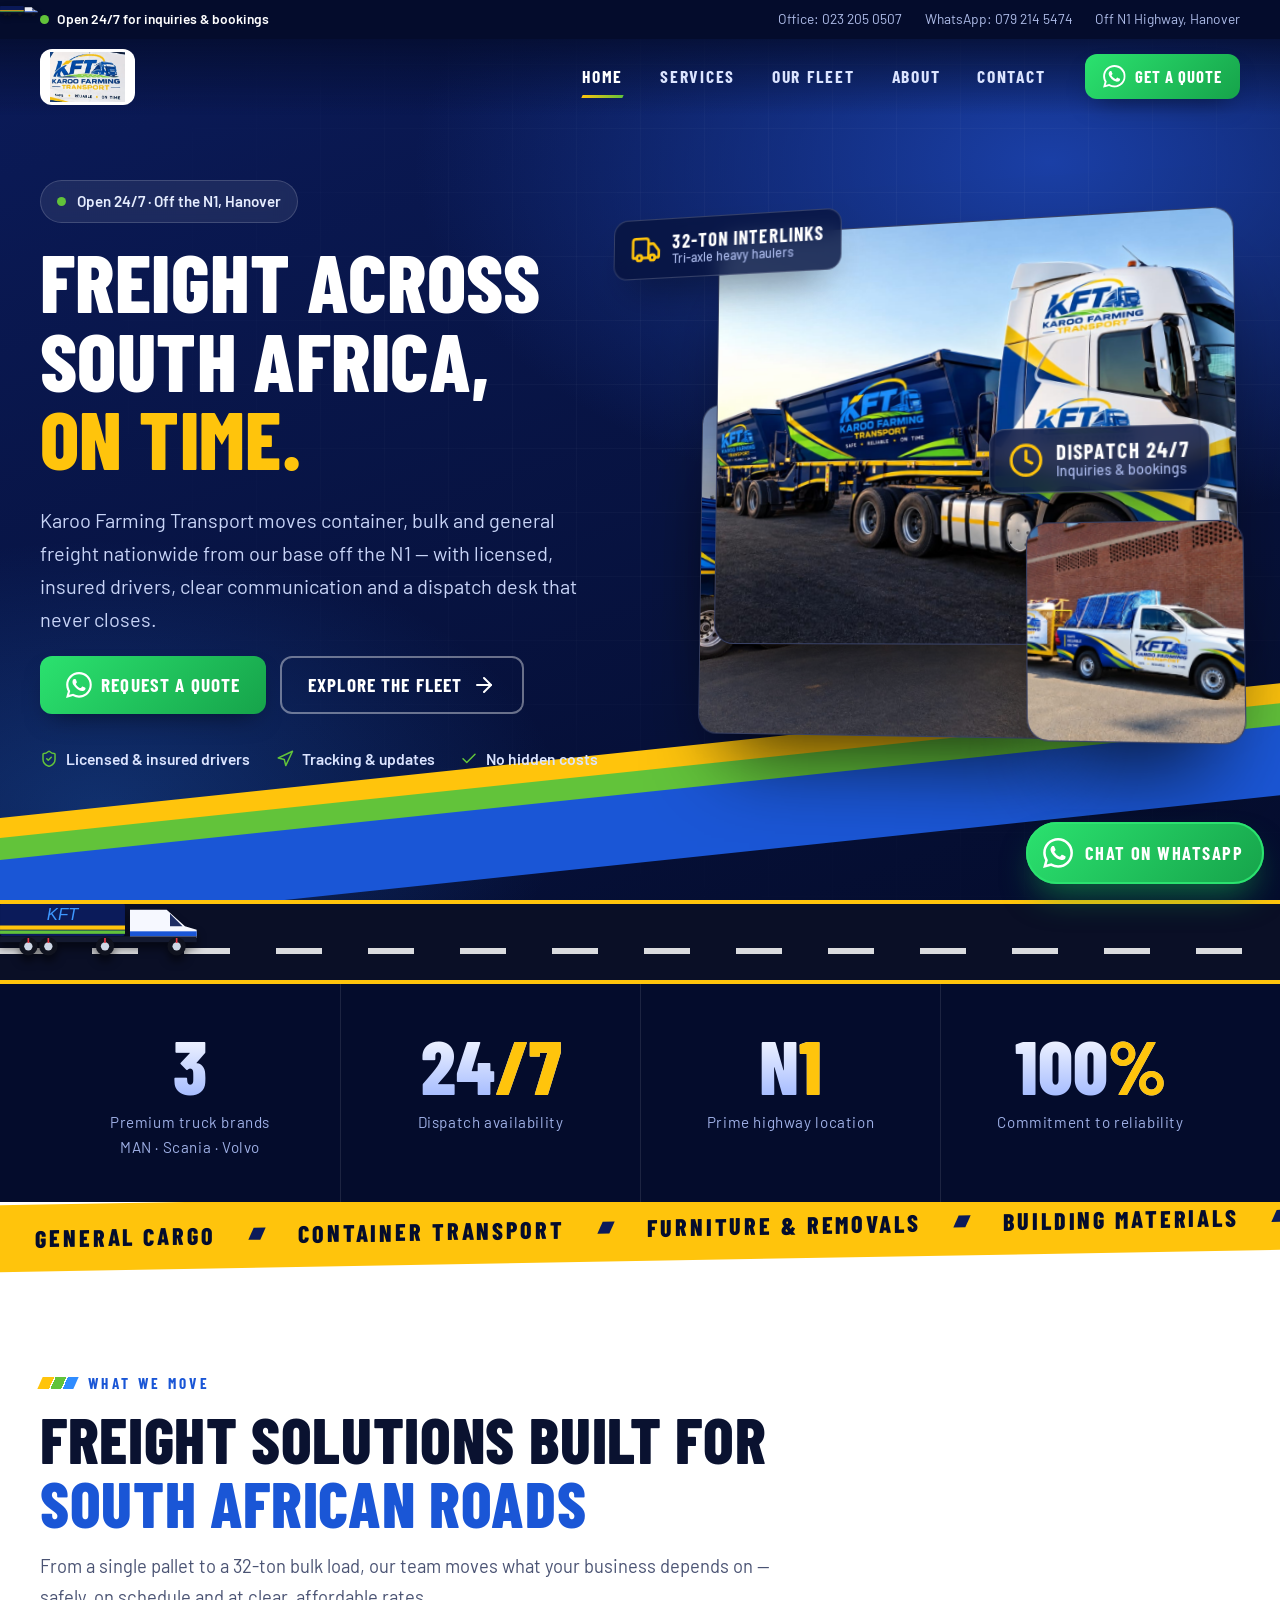
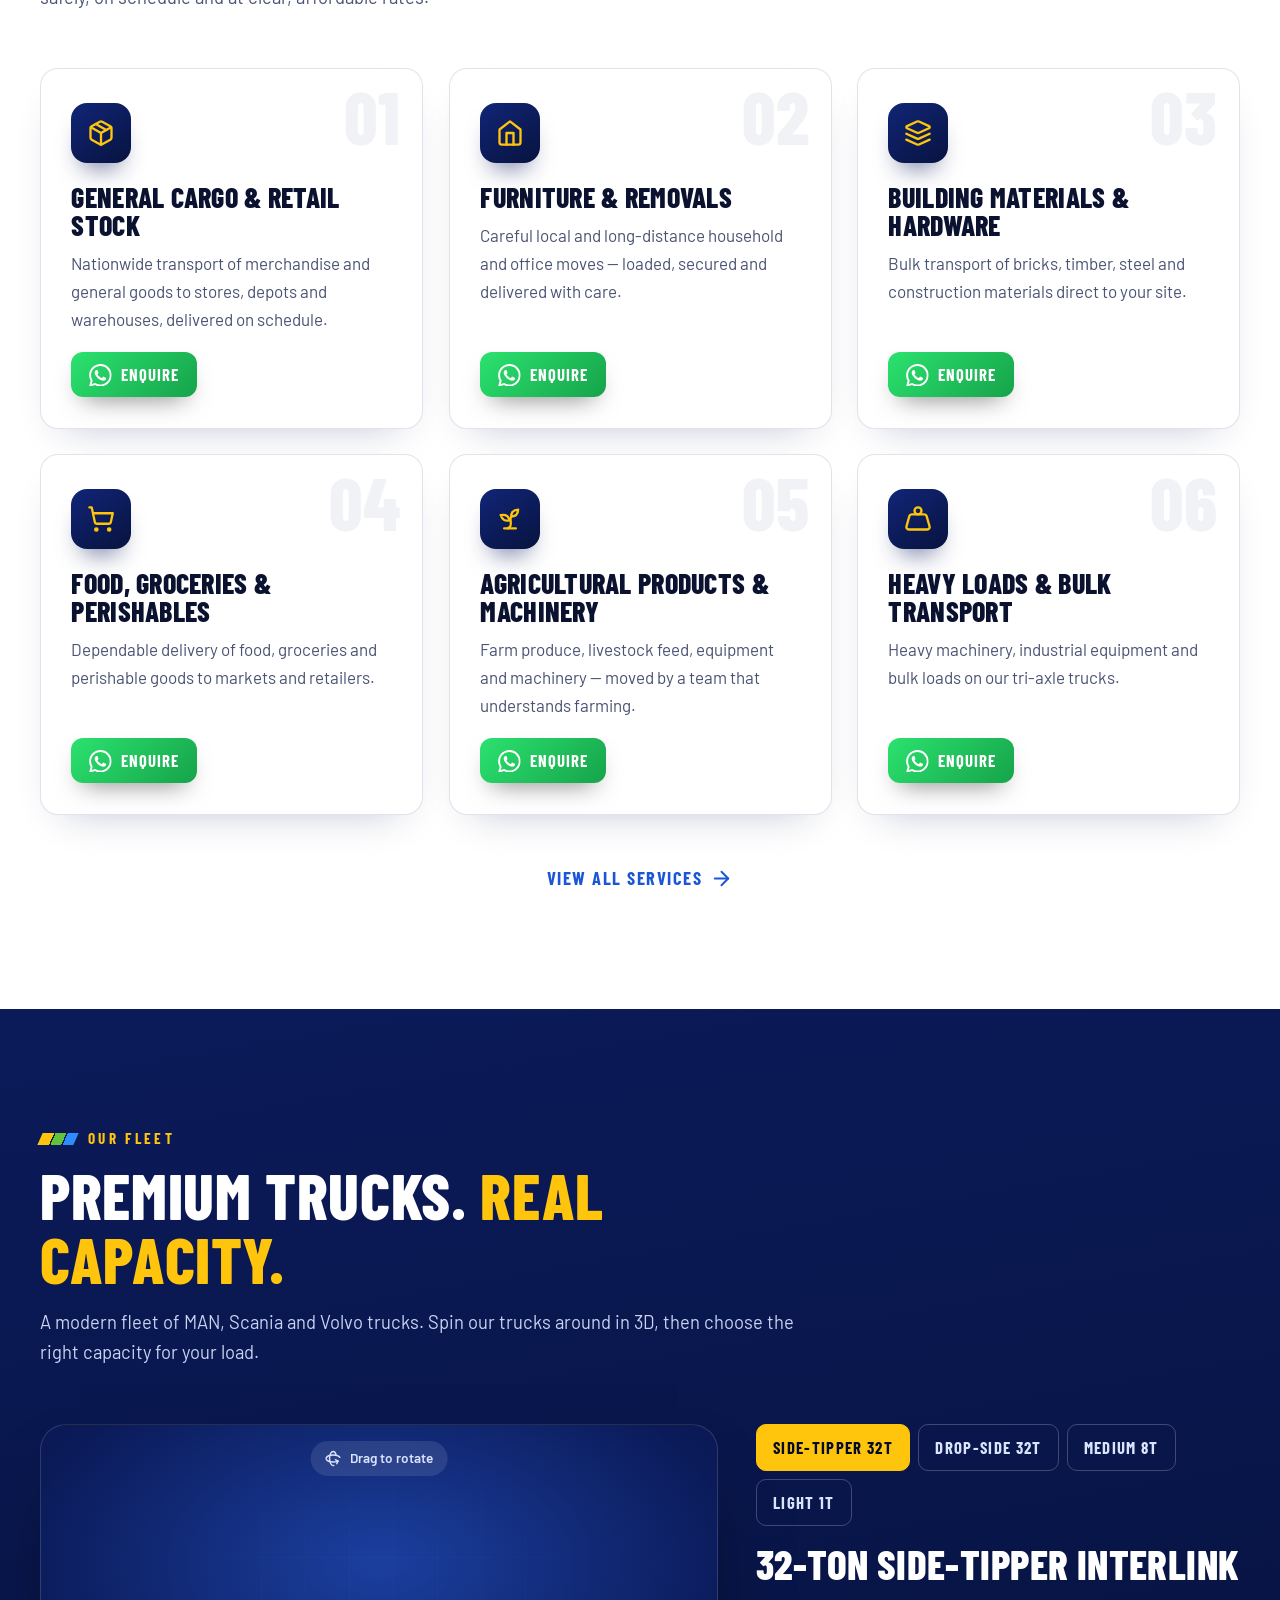
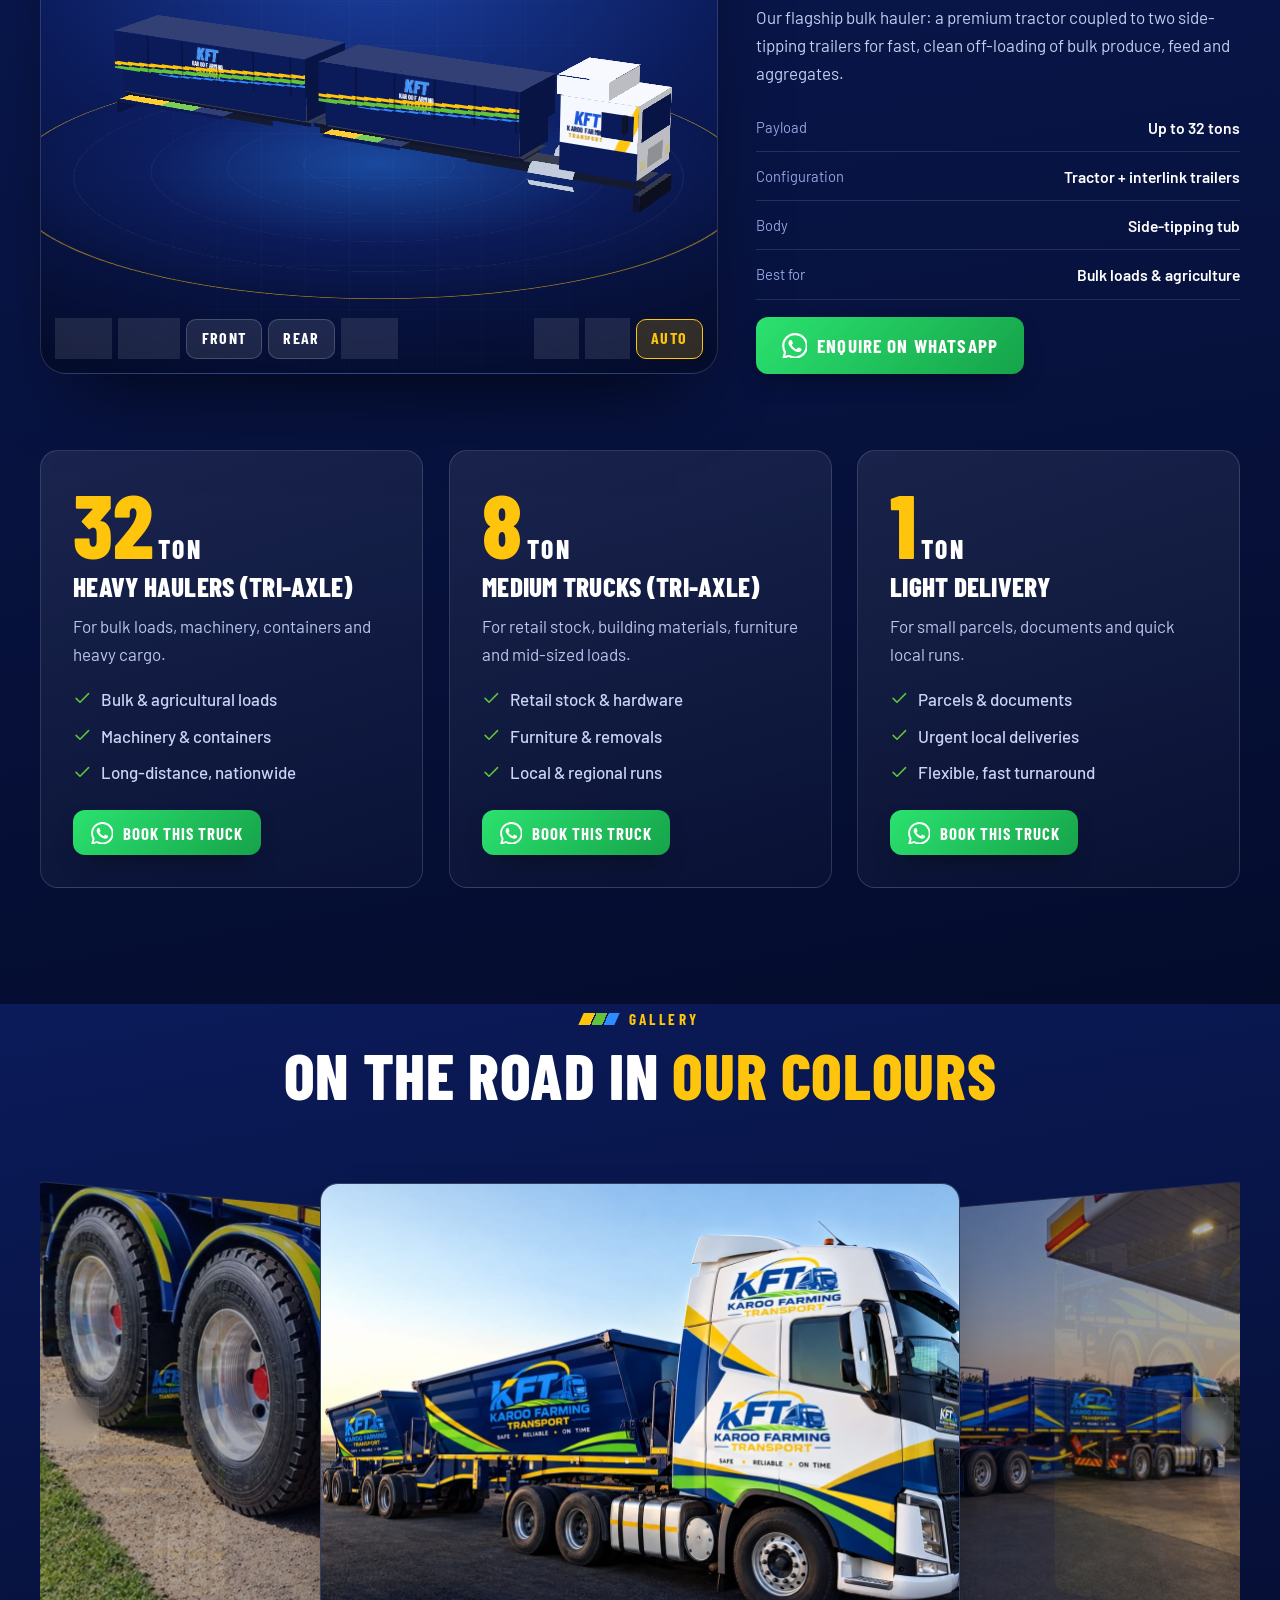
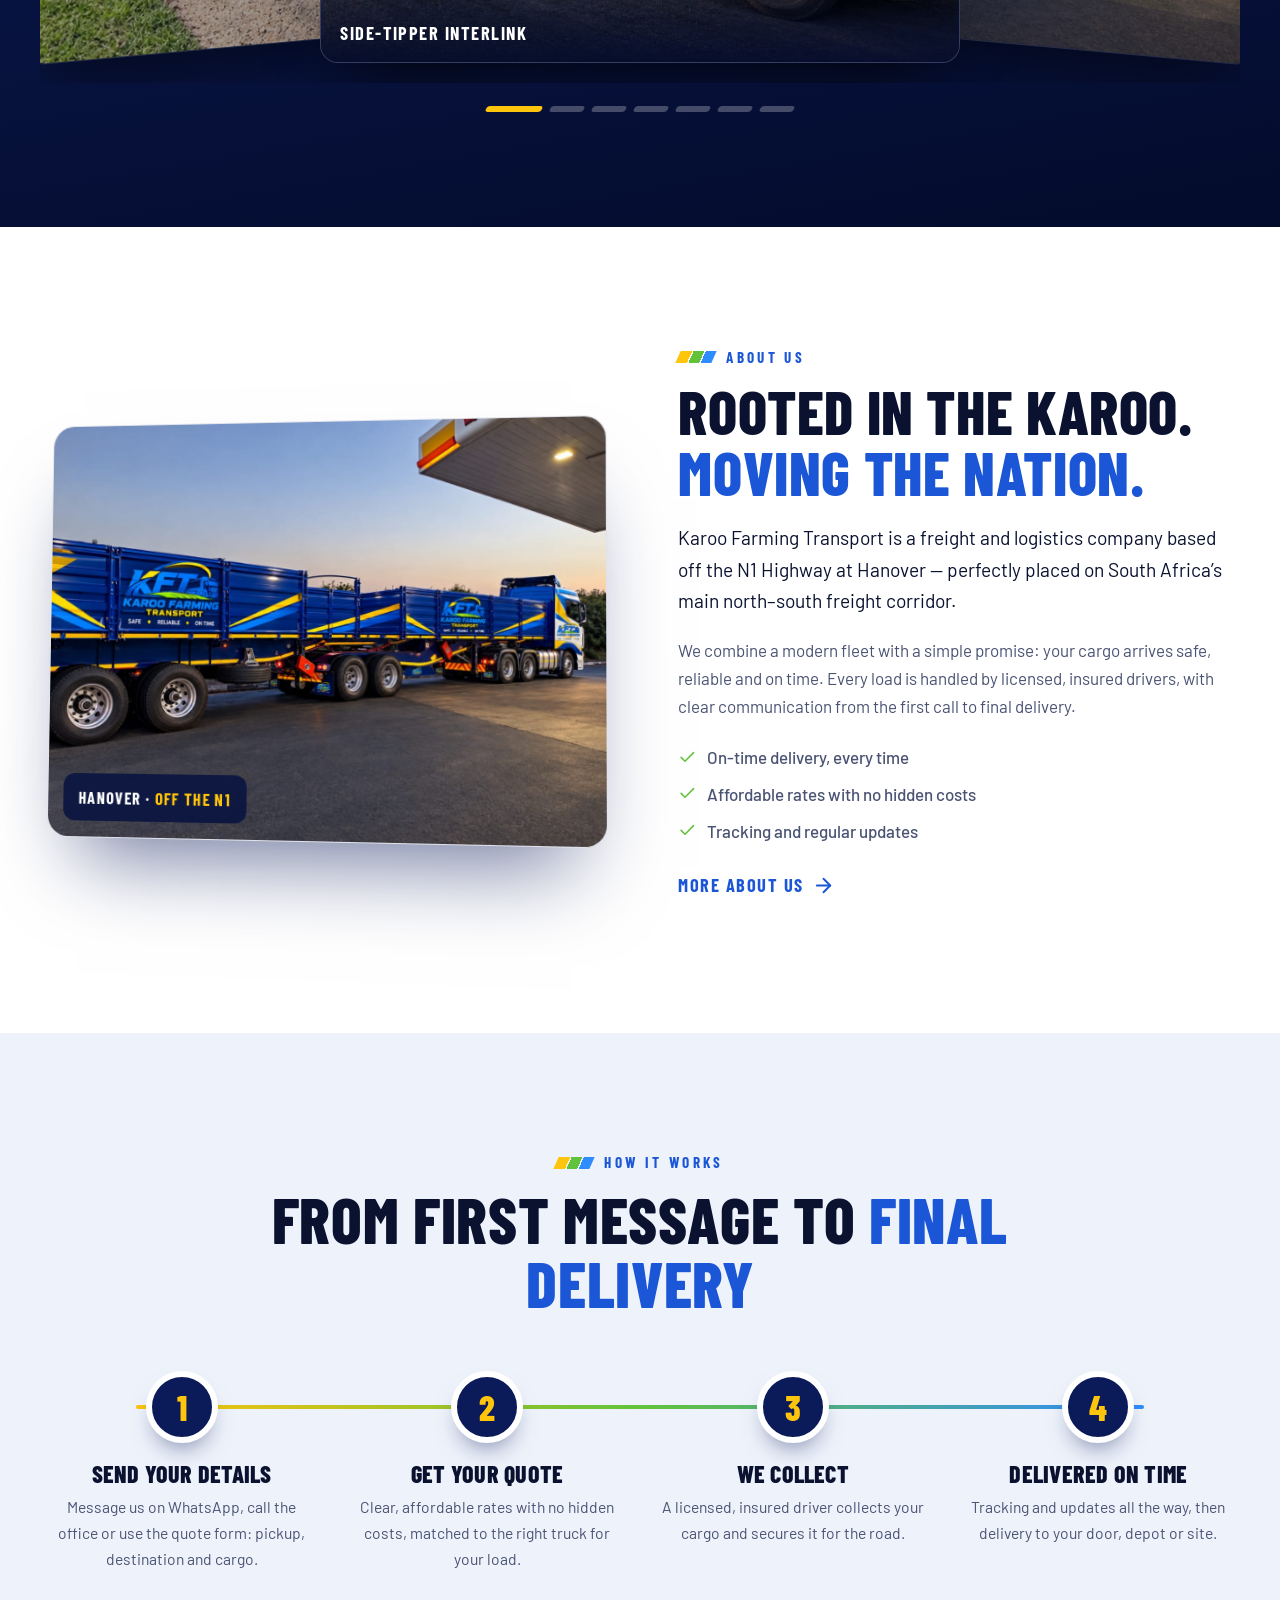
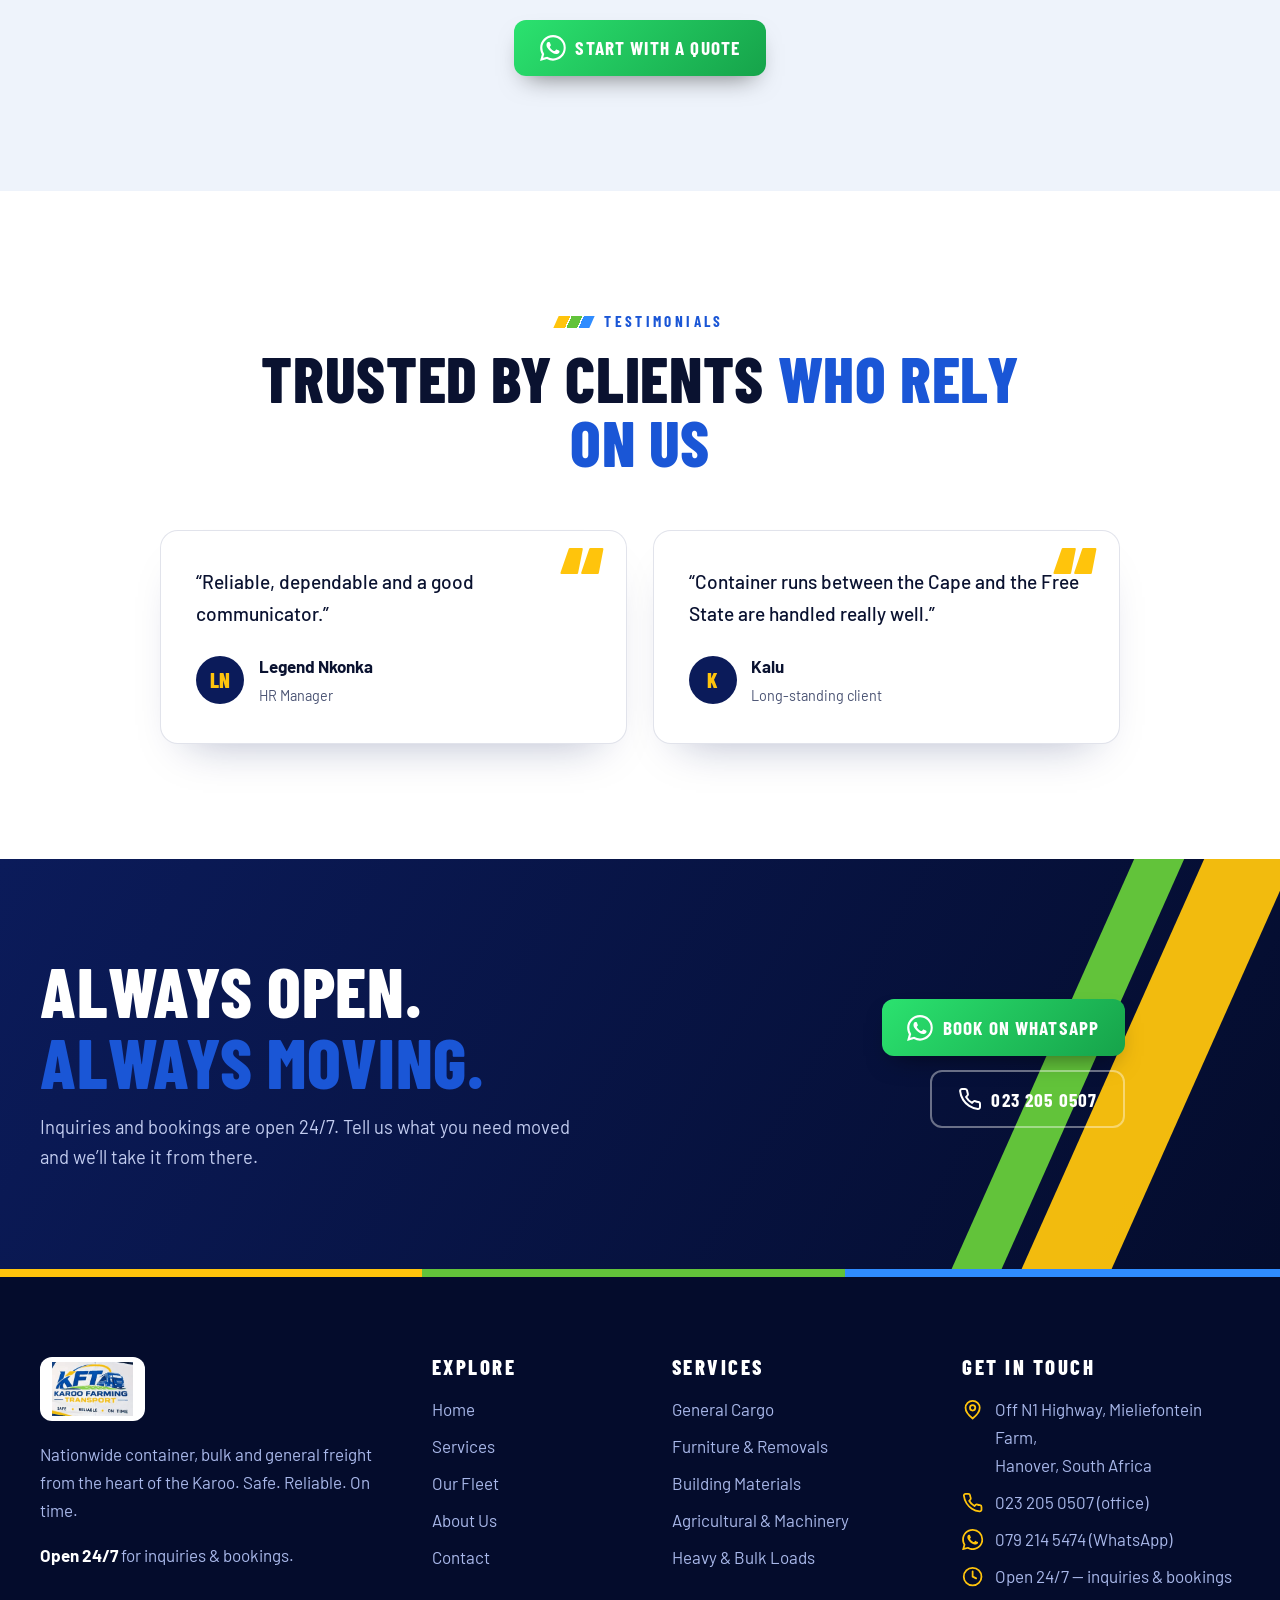
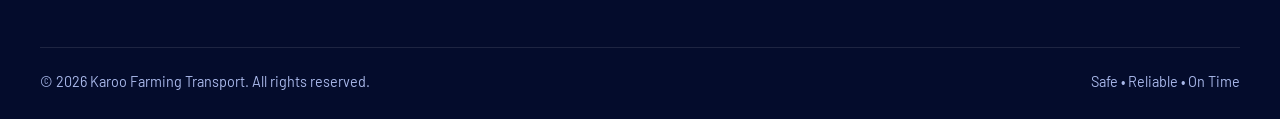
<file: index.html>
<!doctype html>
<html lang="en-ZA">
<head>
<meta charset="utf-8">
<meta name="viewport" content="width=device-width,initial-scale=1,viewport-fit=cover">
<title>Karoo Farming Transport | 24/7 Freight & Logistics, Hanover N1</title>
<meta name="description" content="Karoo Farming Transport: nationwide container, bulk and general freight from Hanover, off the N1. Safe, reliable, on time. Open 24/7 for inquiries and bookings.">
<meta name="theme-color" content="#0b1b5a">
<meta property="og:type" content="website">
<meta property="og:title" content="Karoo Farming Transport | 24/7 Freight & Logistics, Hanover N1">
<meta property="og:description" content="Karoo Farming Transport: nationwide container, bulk and general freight from Hanover, off the N1. Safe, reliable, on time. Open 24/7 for inquiries and bookings.">
<meta property="og:image" content="assets/img/fleet-tipper-interlink.jpg">
<link rel="icon" href="assets/img/favicon.svg" type="image/svg+xml">
<link rel="preconnect" href="https://fonts.googleapis.com">
<link rel="preconnect" href="https://fonts.gstatic.com" crossorigin>
<link href="https://fonts.googleapis.com/css2?family=Barlow+Condensed:ital,wght@0,600;0,700;0,800;1,700;1,800&amp;family=Barlow:wght@400;500;600;700&amp;display=swap" rel="stylesheet">
<style>
/* =====================================================================
   Karoo Farming Transport — style.css
   Palette taken from the fleet livery: deep navy, royal blue, yellow, lime green.
   ===================================================================== */
:root{
  --navy-950:#040c2c; --navy-900:#07133f; --navy-800:#0b1b5a; --navy-700:#112577;
  --royal:#1a56d6; --sky:#2f8cff; --yellow:#ffc40c; --yellow-d:#e6ab00;
  --green:#62c33a; --green-d:#47a523;
  --ink:#0a1230; --text:#4a5373; --mist:#eef3fb; --white:#fff;
  --wa:#25d366; --wa-d:#128c7e;
  --line:rgba(11,27,90,.12);
  --font-d:'Barlow Condensed','Oswald','Roboto Condensed','Arial Narrow',Impact,sans-serif;
  --font-b:'Barlow','Inter',system-ui,-apple-system,'Segoe UI',Roboto,Helvetica,Arial,sans-serif;
  --ease:cubic-bezier(.2,.8,.2,1);
  --r:18px; --header-h:76px;
}

/* ---------- base ---------- */
*,*::before,*::after{box-sizing:border-box}
html{scroll-behavior:smooth;-webkit-text-size-adjust:100%}
body{margin:0;font-family:var(--font-b);color:var(--text);background:#fff;line-height:1.65;font-size:1.0625rem;overflow-x:hidden;transition:opacity .3s ease}
body.is-leaving{opacity:0}
img,svg{display:block;max-width:100%}
a{color:inherit;text-decoration:none}
h1,h2,h3,h4{font-family:var(--font-d);color:var(--ink);line-height:1;margin:0;text-transform:uppercase;letter-spacing:.01em;font-weight:800}
p{margin:0 0 1em}
ul{margin:0;padding:0;list-style:none}
button{font:inherit;cursor:pointer;border:0;background:none;color:inherit;padding:0}
:focus-visible{outline:3px solid var(--yellow);outline-offset:3px;border-radius:6px}
::selection{background:var(--yellow);color:var(--navy-950)}
.container{width:min(1200px,100% - 2.5rem);margin-inline:auto}
.sr-only{position:absolute;width:1px;height:1px;overflow:hidden;clip:rect(0 0 0 0);white-space:nowrap}
.skip{position:absolute;left:1rem;top:-4rem;z-index:300;background:var(--yellow);color:var(--navy-950);padding:.7rem 1rem;border-radius:8px;font-weight:700}
.skip:focus{top:1rem}
.ico{width:1.25em;height:1.25em;fill:none;stroke:currentColor;stroke-width:2;stroke-linecap:round;stroke-linejoin:round;flex:none}
.ico-fill{fill:currentColor;stroke:none}
section[id]{scroll-margin-top:calc(var(--header-h) + 14px)}

/* ---------- section scaffolding ---------- */
.section{padding:clamp(4rem,9vw,7.5rem) 0;position:relative}
.section--mist{background:var(--mist)}
.section--dark{background:linear-gradient(170deg,var(--navy-800),var(--navy-950));color:#c9d3f3}
.section--dark h2,.section--dark h3{color:#fff}
.eyebrow{display:inline-flex;align-items:center;gap:.75rem;font-family:var(--font-d);font-weight:700;letter-spacing:.22em;text-transform:uppercase;font-size:.95rem;color:var(--royal)}
.eyebrow::before{content:"";width:36px;height:12px;transform:skewX(-24deg);background:linear-gradient(90deg,var(--yellow) 0 32%,transparent 32% 36%,var(--green) 36% 66%,transparent 66% 70%,var(--sky) 70%)}
.section--dark .eyebrow,.hero .eyebrow,.page-hero .eyebrow{color:var(--yellow)}
.section-head{max-width:780px;margin-bottom:clamp(2rem,5vw,3.5rem)}
.section-head h2{font-size:clamp(2.3rem,5.2vw,4rem);margin:.7rem 0 1rem}
.section-head p{font-size:1.15rem;margin:0}
.section-head--center{margin-inline:auto;text-align:center}
.section-head--center .eyebrow{justify-content:center}
.accent{color:var(--royal)}
.section--dark .accent,.hero .accent,.page-hero .accent{color:var(--yellow)}

/* ---------- buttons ---------- */
.btn{--bg:var(--yellow);--fg:var(--navy-950);position:relative;display:inline-flex;align-items:center;justify-content:center;gap:.6rem;padding:.95rem 1.6rem;border-radius:12px;font-family:var(--font-d);font-weight:700;font-size:1.2rem;letter-spacing:.06em;text-transform:uppercase;line-height:1;background:var(--bg);color:var(--fg);overflow:hidden;isolation:isolate;transition:transform .35s var(--ease),box-shadow .35s var(--ease);box-shadow:0 12px 26px -12px rgba(0,0,0,.55);white-space:nowrap}
.btn::after{content:"";position:absolute;inset:0;z-index:-1;background:linear-gradient(105deg,transparent 35%,rgba(255,255,255,.45) 50%,transparent 65%);transform:translateX(-120%);transition:transform .8s var(--ease)}
.btn:hover{transform:translateY(-3px);box-shadow:0 18px 30px -12px rgba(0,0,0,.6)}
.btn:hover::after{transform:translateX(120%)}
.btn-wa{--bg:linear-gradient(135deg,#2be26f,#16a34a);--fg:#fff;background:var(--bg)}
.btn-wa .ico{width:1.35em;height:1.35em}
.btn-ghost{--bg:transparent;--fg:#fff;border:2px solid rgba(255,255,255,.4);box-shadow:none}
.btn-ghost:hover{border-color:var(--yellow);color:var(--yellow)}
.btn-navy{--bg:var(--navy-800);--fg:#fff}
.btn-outline{--bg:transparent;--fg:var(--navy-800);border:2px solid var(--navy-800);box-shadow:none}
.btn-outline:hover{background:var(--navy-800);color:#fff}
.btn-sm{padding:.7rem 1.1rem;font-size:1.05rem}
.btn-row{display:flex;flex-wrap:wrap;gap:.9rem}
.link-arrow{display:inline-flex;align-items:center;gap:.5rem;font-family:var(--font-d);font-weight:700;text-transform:uppercase;letter-spacing:.08em;font-size:1.15rem;color:var(--royal)}
.link-arrow .ico{transition:transform .3s var(--ease)}
.link-arrow:hover .ico{transform:translateX(5px)}

/* ---------- preloader / progress ---------- */
.preloader{position:fixed;inset:0;z-index:500;display:grid;place-items:center;background:var(--navy-950);transition:opacity .6s ease,visibility .6s}
.preloader.is-done{opacity:0;visibility:hidden}
.preloader__in{display:grid;gap:1.4rem;justify-items:center}
.preloader__logo{background:#fff;border-radius:16px;padding:10px 16px;width:190px;animation:pop .8s var(--ease) both}
.preloader__bar{width:190px;height:5px;border-radius:5px;background:rgba(255,255,255,.12);overflow:hidden}
.preloader__bar i{display:block;height:100%;width:40%;background:linear-gradient(90deg,var(--yellow),var(--green),var(--sky));border-radius:5px;animation:load 1s ease-in-out infinite}
@keyframes load{0%{transform:translateX(-110%)}100%{transform:translateX(280%)}}
@keyframes pop{from{opacity:0;transform:scale(.85) translateY(10px)}to{opacity:1;transform:none}}
.progress{position:fixed;left:0;right:0;top:0;height:5px;z-index:200;pointer-events:none}
.progress__bar{height:100%;transform-origin:left;transform:scaleX(var(--p,0));background:linear-gradient(90deg,var(--yellow),var(--green),var(--sky))}
.progress__truck{position:absolute;top:5px;left:calc(var(--p,0) * (100% - 38px));width:38px;color:var(--yellow);filter:drop-shadow(0 2px 3px rgba(0,0,0,.4));opacity:.95}
@media (max-width:640px){.progress__truck{display:none}}

/* ---------- header ---------- */
.site-header{position:fixed;inset:0 0 auto 0;z-index:150;transition:background .35s ease,box-shadow .35s ease,transform .35s var(--ease)}
.topbar{background:var(--navy-950);color:#aebce8;font-size:.86rem;max-height:44px;overflow:hidden;transition:max-height .35s var(--ease),opacity .35s}
.topbar__in{display:flex;justify-content:space-between;align-items:center;gap:1rem;padding:.5rem 0}
.topbar__links{display:flex;gap:1.4rem;flex-wrap:wrap}
.topbar a:hover{color:var(--yellow)}
.topbar__open{display:inline-flex;align-items:center;gap:.5rem;color:#fff;font-weight:600}
.dot{width:9px;height:9px;border-radius:50%;background:var(--green);box-shadow:0 0 0 0 rgba(98,195,58,.7);animation:ping 2s infinite;display:inline-block}
@keyframes ping{70%{box-shadow:0 0 0 9px rgba(98,195,58,0)}100%{box-shadow:0 0 0 0 rgba(98,195,58,0)}}
.navbar{background:linear-gradient(180deg,rgba(4,12,44,.78),rgba(4,12,44,0));backdrop-filter:blur(0);transition:background .35s ease,backdrop-filter .35s}
.navbar__in{display:flex;align-items:center;gap:1.5rem;height:var(--header-h)}
.site-header.is-scrolled .topbar{max-height:0;opacity:0}
.site-header.is-scrolled .navbar{background:rgba(7,19,63,.92);backdrop-filter:blur(14px) saturate(1.4);box-shadow:0 10px 30px -14px rgba(0,0,0,.6)}
.brand{background:#fff;border-radius:12px;padding:3px 10px;display:block;flex:none;transition:transform .35s var(--ease)}
.brand:hover{transform:scale(1.04) rotate(-1deg)}
.brand img{height:50px;width:auto}
.nav{display:flex;gap:.3rem;margin-left:auto}
.nav a{position:relative;padding:.6rem 1rem;color:#dbe4ff;font-family:var(--font-d);font-weight:700;letter-spacing:.1em;text-transform:uppercase;font-size:1.1rem}
.nav a::after{content:"";position:absolute;left:1rem;right:1rem;bottom:.2rem;height:3px;background:linear-gradient(90deg,var(--yellow),var(--green));transform:scaleX(0) skewX(-24deg);transform-origin:left;transition:transform .35s var(--ease)}
.nav a:hover,.nav a.is-active{color:#fff}
.nav a:hover::after,.nav a.is-active::after{transform:scaleX(1) skewX(-24deg)}
.nav__extra{display:none}
.burger{display:none;width:46px;height:46px;border-radius:12px;background:rgba(255,255,255,.1);margin-left:auto;position:relative;z-index:210}
.burger span{position:absolute;left:12px;right:12px;height:3px;border-radius:3px;background:#fff;transition:transform .35s var(--ease),opacity .2s,top .35s var(--ease)}
.burger span:nth-child(1){top:15px}.burger span:nth-child(2){top:22px}.burger span:nth-child(3){top:29px}
.nav-open .burger span:nth-child(1){top:22px;transform:rotate(45deg)}
.nav-open .burger span:nth-child(2){opacity:0}
.nav-open .burger span:nth-child(3){top:22px;transform:rotate(-45deg)}

/* ---------- hero ---------- */
.hero{position:relative;min-height:100svh;display:grid;align-items:center;color:#fff;overflow:hidden;padding:calc(var(--header-h) + 6.5rem) 0 8rem;background:radial-gradient(80% 65% at 82% 18%,#1a3fa6 0%,transparent 62%),radial-gradient(60% 50% at 8% 90%,rgba(47,140,255,.25),transparent 60%),linear-gradient(160deg,var(--navy-800),var(--navy-950))}
.hero::before{content:"";position:absolute;inset:0;background-image:linear-gradient(rgba(255,255,255,.045) 1px,transparent 1px),linear-gradient(90deg,rgba(255,255,255,.045) 1px,transparent 1px);background-size:64px 64px;mask-image:radial-gradient(70% 70% at 70% 40%,#000,transparent);-webkit-mask-image:radial-gradient(70% 70% at 70% 40%,#000,transparent)}
.livery{position:absolute;inset:auto 0 0 0;height:30%;pointer-events:none;overflow:hidden}
.livery span{position:absolute;left:-6%;width:112%;transform-origin:left bottom;transform:skewY(-6deg) translateX(-110%);animation:slideIn 1.3s var(--ease) forwards}
.livery .y{bottom:20%;height:20px;background:var(--yellow);animation-delay:.25s}
.livery .g{bottom:12%;height:30px;background:var(--green);animation-delay:.4s}
.livery .b{bottom:-14%;height:90px;background:var(--royal);animation-delay:.55s}
@keyframes slideIn{to{transform:skewY(-6deg) translateX(0)}}
.hero__grid{position:relative;display:grid;grid-template-columns:1.02fr 1fr;gap:clamp(2rem,4vw,4rem);align-items:center}
.hero__badge{display:inline-flex;align-items:center;gap:.7rem;padding:.5rem 1rem;border-radius:999px;background:rgba(255,255,255,.08);border:1px solid rgba(255,255,255,.16);font-size:.95rem;font-weight:600;color:#e6edff;backdrop-filter:blur(6px)}
.hero h1{font-size:clamp(2.9rem,6.4vw,5.8rem);line-height:.9;color:#fff;margin:1.3rem 0 1.5rem;letter-spacing:.005em}
.hero h1 .line{display:block;overflow:hidden;padding-bottom:.06em}
.hero h1 .line>span{display:block;transform:translateY(112%);transition:transform 1.1s var(--ease)}
.is-loaded .hero h1 .line>span{transform:none}
.hero h1 .line:nth-child(2)>span{transition-delay:.12s}
.hero h1 .line:nth-child(3)>span{transition-delay:.24s}
.hero__lead{font-size:clamp(1.05rem,1.6vw,1.25rem);color:#c8d4f7;max-width:560px}
.hero__fade{opacity:0;transform:translateY(24px);transition:opacity .9s var(--ease) .5s,transform .9s var(--ease) .5s}
.is-loaded .hero__fade{opacity:1;transform:none}
.hero__fade--2{transition-delay:.7s}.hero__fade--3{transition-delay:.9s}
.hero__trust{display:flex;flex-wrap:wrap;gap:.6rem 1.6rem;margin-top:2rem;color:#dbe4ff;font-weight:600;font-size:.98rem}
.hero__trust li{display:inline-flex;align-items:center;gap:.5rem}
.hero__trust .ico{color:var(--green);width:1.15em}

/* 3D photo stage */
.stage{perspective:1700px;position:relative}
.stage__inner{position:relative;aspect-ratio:1/.92;transform-style:preserve-3d;transform:rotateX(var(--rx,5deg)) rotateY(var(--ry,-14deg));transition:transform .12s linear}
.stage__panel{position:absolute;margin:0;border-radius:20px;overflow:hidden;border:1px solid rgba(255,255,255,.2);box-shadow:0 50px 80px -30px rgba(0,0,0,.75);background:var(--navy-900)}
.stage__panel img{width:100%;height:100%;object-fit:cover}
.stage__panel--main{inset:4% 0 18% 10%;transform:translateZ(70px);animation:float 8s ease-in-out infinite}
.stage__panel--back{inset:34% 28% 0 0;transform:translateZ(-30px);animation:float 9s ease-in-out -3s infinite}
.stage__panel--small{width:34%;aspect-ratio:1;right:-2%;bottom:2%;transform:translateZ(150px);animation:float 7s ease-in-out -1.5s infinite}
.stage__chip{position:absolute;display:flex;align-items:center;gap:.7rem;padding:.7rem 1rem;border-radius:14px;background:rgba(7,19,63,.82);border:1px solid rgba(255,255,255,.18);backdrop-filter:blur(10px);color:#fff;font-family:var(--font-d);font-weight:700;font-size:1.15rem;letter-spacing:.06em;text-transform:uppercase;line-height:1.05;box-shadow:0 20px 40px -18px rgba(0,0,0,.7)}
.stage__chip small{display:block;font-family:var(--font-b);font-weight:500;letter-spacing:0;text-transform:none;font-size:.78rem;color:#a9b8ea}
.stage__chip .ico{color:var(--yellow);width:1.7em;height:1.7em}
.stage__chip--a{left:0;top:6%;transform:translateZ(190px);animation:float 6s ease-in-out infinite}
.stage__chip--b{right:2%;top:46%;transform:translateZ(210px);animation:float 7s ease-in-out -2s infinite}
.stage__floor{position:absolute;left:5%;right:5%;bottom:-6%;height:20%;border-radius:50%;background:radial-gradient(closest-side,rgba(47,140,255,.5),transparent);transform:translateZ(-80px) rotateX(70deg);filter:blur(10px)}
@keyframes float{50%{translate:0 -12px}}

/* road strip */
.road{position:relative;background:#0a0f26;height:84px;overflow:hidden;border-block:4px solid var(--yellow)}
.road::before{content:"";position:absolute;left:0;right:0;top:50%;height:6px;margin-top:6px;background:repeating-linear-gradient(90deg,#fff 0 46px,transparent 46px 92px);animation:lane 1.2s linear infinite;opacity:.85}
@keyframes lane{to{background-position:-92px 0}}
.road__truck{position:absolute;bottom:20px;left:0;width:200px;animation:drive 16s linear infinite}
@keyframes drive{from{transform:translateX(-240px)}to{transform:translateX(calc(100vw + 40px))}}
.road__truck svg{width:100%;overflow:visible;filter:drop-shadow(0 6px 4px rgba(0,0,0,.5))}
.road__truck .wheel{transform-box:fill-box;transform-origin:center;animation:spin .5s linear infinite}
@keyframes spin{to{transform:rotate(360deg)}}

/* ---------- stats ---------- */
.stats{background:var(--navy-950);color:#fff;position:relative;z-index:2}
.stats__grid{display:grid;grid-template-columns:repeat(4,1fr)}
.stat{padding:2.6rem 1.4rem;text-align:center;border-left:1px solid rgba(255,255,255,.1)}
.stat:first-child{border-left:0}
.stat b{display:block;font-family:var(--font-d);font-size:clamp(3rem,6vw,4.8rem);line-height:1;font-weight:800;background:linear-gradient(180deg,#fff,#9fb7ff);-webkit-background-clip:text;background-clip:text;color:transparent}
.stat b em{font-style:normal;color:var(--yellow);-webkit-text-fill-color:var(--yellow)}
.stat span{display:block;margin-top:.5rem;color:#9fb0e6;font-size:.95rem;letter-spacing:.04em}

/* marquee */
.marquee{background:var(--yellow);color:var(--navy-950);overflow:hidden;white-space:nowrap;padding:.85rem 0;transform:skewY(-1deg);margin:-.5rem 0}
.marquee__track{display:inline-flex;gap:2.2rem;animation:marquee 38s linear infinite;padding-left:2.2rem}
.marquee span{font-family:var(--font-d);font-weight:800;font-size:1.5rem;letter-spacing:.12em;text-transform:uppercase;display:inline-flex;align-items:center;gap:2.2rem}
.marquee span::after{content:"";width:12px;height:12px;background:var(--navy-800);transform:skewX(-24deg)}
@keyframes marquee{to{transform:translateX(-50%)}}

/* ---------- services ---------- */
.grid-3{display:grid;grid-template-columns:repeat(3,1fr);gap:1.6rem}
.grid-2{display:grid;grid-template-columns:repeat(2,1fr);gap:1.6rem}
.grid-4{display:grid;grid-template-columns:repeat(4,1fr);gap:1.4rem}
.svc{position:relative;height:100%;padding:2.1rem 1.9rem 1.9rem;border-radius:var(--r);background:#fff;border:1px solid var(--line);box-shadow:0 18px 40px -24px rgba(11,27,90,.3);transform-style:preserve-3d;transform:perspective(900px) rotateX(var(--rx,0deg)) rotateY(var(--ry,0deg));transition:transform .3s var(--ease),box-shadow .4s;overflow:hidden;display:flex;flex-direction:column}
.svc::before{content:"";position:absolute;inset:0;background:radial-gradient(420px circle at var(--gx,50%) var(--gy,0%),rgba(47,140,255,.16),transparent 62%);opacity:0;transition:opacity .35s;pointer-events:none}
.svc::after{content:"";position:absolute;left:0;right:0;bottom:0;height:5px;background:linear-gradient(90deg,var(--yellow),var(--green),var(--sky));transform:scaleX(0);transform-origin:left;transition:transform .5s var(--ease)}
.svc:hover{box-shadow:0 36px 60px -26px rgba(11,27,90,.45)}
.svc:hover::before{opacity:1}.svc:hover::after{transform:scaleX(1)}
.svc__num{position:absolute;right:1.4rem;top:.6rem;font-family:var(--font-d);font-weight:800;font-size:4.6rem;line-height:1;color:rgba(11,27,90,.06)}
.svc__ico{width:60px;height:60px;border-radius:16px;background:linear-gradient(145deg,var(--navy-700),var(--navy-900));color:var(--yellow);display:grid;place-items:center;margin-bottom:1.3rem;transform:translateZ(46px);box-shadow:0 16px 24px -12px rgba(11,27,90,.6)}
.svc__ico .ico{width:28px;height:28px}
.svc h3{font-size:1.75rem;margin-bottom:.6rem;transform:translateZ(30px)}
.svc p{flex:1;margin-bottom:1.2rem;transform:translateZ(14px)}
.svc .link-arrow{transform:translateZ(22px);align-self:flex-start;color:var(--green-d)}
.tags{display:flex;flex-wrap:wrap;gap:.5rem;margin:.4rem 0 1.4rem}
.tags li{padding:.3rem .8rem;border-radius:999px;background:var(--mist);border:1px solid var(--line);font-size:.88rem;font-weight:600;color:var(--navy-800)}

/* ---------- 3D truck viewer ---------- */
.viewer{display:grid;grid-template-columns:1.4fr 1fr;gap:clamp(1.2rem,3vw,2.4rem);align-items:stretch}
.viewer__stage{position:relative;min-height:470px;border-radius:26px;overflow:hidden;background:radial-gradient(110% 80% at 50% 25%,#1b3f9f 0%,var(--navy-800) 48%,var(--navy-950) 100%);border:1px solid rgba(255,255,255,.14);box-shadow:0 40px 80px -40px rgba(0,0,0,.8);perspective:2100px;touch-action:pan-y;cursor:grab;user-select:none;-webkit-user-select:none}
.viewer__stage:active{cursor:grabbing}
.viewer__stage::before{content:"";position:absolute;inset:0;background-image:linear-gradient(rgba(255,255,255,.04) 1px,transparent 1px),linear-gradient(90deg,rgba(255,255,255,.04) 1px,transparent 1px);background-size:44px 44px;mask-image:radial-gradient(circle at 50% 60%,#000,transparent 75%);-webkit-mask-image:radial-gradient(circle at 50% 60%,#000,transparent 75%)}
.t3d{position:absolute;left:50%;top:62%;width:0;height:0;transform-style:preserve-3d;--u:24px}
.t3d.is-swap{animation:swap .7s var(--ease)}
@keyframes swap{from{scale:.85}to{scale:1}}
.t3d .glass{background:linear-gradient(135deg,#34509f,#101a44 60%,#3a56b0)}
.t3d .b{position:absolute;left:0;top:0;width:0;height:0;transform-style:preserve-3d;transform:translate3d(calc(var(--u)*var(--x)),calc(var(--u)*var(--y)*-1),calc(var(--u)*var(--z,0)))}
.t3d .f{position:absolute;overflow:hidden;backface-visibility:hidden;-webkit-backface-visibility:hidden;background:var(--c,#0b1b5a);width:calc(var(--u)*var(--w));height:calc(var(--u)*var(--h));left:calc(var(--u)*var(--w)/-2);top:calc(var(--u)*var(--h)/-2)}
.t3d .f::after{content:"";position:absolute;inset:0;background:var(--sh,transparent);pointer-events:none}
.t3d .f.r{--w:var(--bw);--h:var(--bh);transform:translateZ(calc(var(--u)*var(--bd)/2))}
.t3d .f.l{--w:var(--bw);--h:var(--bh);transform:rotateY(180deg) translateZ(calc(var(--u)*var(--bd)/2));--sh:rgba(0,0,0,.06)}
.t3d .f.t{--w:var(--bw);--h:var(--bd);transform:rotateX(90deg) translateZ(calc(var(--u)*var(--bh)/2));--sh:rgba(255,255,255,.16)}
.t3d .f.n{--w:var(--bd);--h:var(--bh);transform:rotateY(90deg) translateZ(calc(var(--u)*var(--bw)/2));--sh:rgba(0,0,0,.24)}
.t3d .f.k{--w:var(--bd);--h:var(--bh);transform:rotateY(-90deg) translateZ(calc(var(--u)*var(--bw)/2));--sh:rgba(0,0,0,.34)}
.t3d .cs{position:absolute;backface-visibility:hidden;-webkit-backface-visibility:hidden;background:var(--c,#111522)}
.t3d .disc{position:absolute;border-radius:50%;backface-visibility:hidden;-webkit-backface-visibility:hidden;background:radial-gradient(circle,#e63946 0 9%,#dfe6f2 10% 30%,#9aa6bb 31% 40%,#1a1e2e 41% 100%)}
.t3d .disc--tank{background:radial-gradient(circle,#e3e9f4 0 55%,#a9b4c8 100%)}
.t3d .ground{position:absolute;border-radius:50%;transform:rotateX(90deg) translateZ(-1px);background:radial-gradient(circle,rgba(47,140,255,.4) 0,rgba(17,37,119,.3) 45%,transparent 70%),repeating-radial-gradient(circle,transparent 0 calc(var(--u)*2.4),rgba(255,255,255,.07) calc(var(--u)*2.4) calc(var(--u)*2.4 + 1px));box-shadow:inset 0 0 0 2px rgba(255,196,12,.5)}
/* livery faces */
.t3d .liv-wall{background:repeating-linear-gradient(90deg,transparent 0 calc(var(--u)*1.4 - 2px),rgba(0,0,0,.3) calc(var(--u)*1.4 - 2px) calc(var(--u)*1.4)),linear-gradient(176deg,transparent 0 58%,var(--yellow) 58% 64%,transparent 64% 67%,var(--green) 67% 74%,transparent 74% 77%,var(--sky) 77% 80%,transparent 80%),var(--navy-800)}
.t3d .liv-cab{background:linear-gradient(to bottom,transparent 0 63%,var(--navy-800) 63%),linear-gradient(115deg,transparent 0 68%,var(--yellow) 68% 78%,transparent 78%),#f6f8ff}
.t3d .liv-cab--hi{background:#f6f8ff}
.t3d .chev{background:repeating-linear-gradient(45deg,#e11d2a 0 .7em,var(--yellow) .7em 1.4em)}
.t3d .fender{background:var(--navy-800)}
.t3d .fender.t{background:linear-gradient(90deg,var(--yellow) 0 40%,var(--green) 40% 70%,var(--navy-800) 70%)}
.t3d .grille{background:repeating-linear-gradient(0deg,#0d1226 0 .25em,#5b6684 .25em .32em)}
.decal{position:absolute;left:50%;top:44%;translate:-50% -50%;font-size:calc(var(--u)*var(--ds,.4));text-align:center;line-height:1;white-space:nowrap;font-family:var(--font-d);text-transform:uppercase;z-index:1}
.decal b{display:block;font-size:1.25em;font-style:italic;font-weight:800;color:#3d97ff;letter-spacing:-.02em;line-height:.9;text-shadow:0 0 .04em #fff}
.decal i{display:block;font-style:normal;font-weight:800;font-size:.4em;color:#fff;letter-spacing:.04em;margin-top:.1em}
.decal u{display:block;text-decoration:none;font-weight:800;font-size:.36em;color:var(--yellow);letter-spacing:.16em}
.decal s{display:block;text-decoration:none;font-size:.15em;color:#dfe7ff;letter-spacing:.2em;margin-top:.5em;font-weight:600}
.decal--light b{color:var(--royal);text-shadow:none}.decal--light i{color:var(--navy-800)}.decal--light u{color:#d99a00}.decal--light s{color:var(--navy-800)}
.viewer__tools{position:absolute;left:14px;right:14px;bottom:14px;display:flex;flex-wrap:wrap;gap:.4rem;align-items:center;z-index:3}
.viewer__tools button{min-width:44px;height:40px;padding:0 .9rem;border-radius:10px;background:rgba(255,255,255,.1);border:1px solid rgba(255,255,255,.18);color:#fff;font-family:var(--font-d);font-weight:700;letter-spacing:.08em;text-transform:uppercase;font-size:1rem;backdrop-filter:blur(6px);transition:background .25s,color .25s,transform .25s var(--ease)}
.viewer__tools button:hover{background:var(--yellow);color:var(--navy-950);transform:translateY(-2px)}
.viewer__tools button[aria-pressed="true"]{background:rgba(255,196,12,.18);border-color:var(--yellow);color:var(--yellow)}
.viewer__tools .sep{flex:1}
.viewer__hint{position:absolute;top:16px;left:50%;translate:-50% 0;display:flex;align-items:center;gap:.5rem;padding:.4rem .9rem;border-radius:999px;background:rgba(255,255,255,.1);color:#dbe4ff;font-size:.85rem;font-weight:600;z-index:3;transition:opacity .5s;pointer-events:none;white-space:nowrap}
.viewer__hint.is-hidden{opacity:0}
.viewer__panel{display:flex;flex-direction:column;gap:1.1rem;justify-content:center}
.viewer__tabs{display:flex;flex-wrap:wrap;gap:.5rem}
.viewer__tabs button{padding:.55rem 1rem;border-radius:10px;border:1.5px solid rgba(255,255,255,.22);color:#dbe4ff;font-family:var(--font-d);font-weight:700;letter-spacing:.08em;text-transform:uppercase;font-size:1.05rem;transition:all .3s var(--ease)}
.viewer__tabs button:hover{border-color:var(--yellow);color:var(--yellow)}
.viewer__tabs button[aria-selected="true"]{background:var(--yellow);border-color:var(--yellow);color:var(--navy-950)}
.viewer__panel h3{font-size:clamp(1.9rem,3.2vw,2.6rem);color:#fff}
.viewer__panel p{color:#c3cdf0;margin:0}
.specs{display:grid;gap:.1rem;margin:0}
.specs div{display:flex;justify-content:space-between;gap:1rem;padding:.65rem 0;border-bottom:1px solid rgba(255,255,255,.12)}
.specs dt{color:#93a4de;font-size:.92rem}
.specs dd{margin:0;color:#fff;font-weight:600;text-align:right;font-size:.98rem}
.viewer--light .specs div{border-color:var(--line)}
.no-3d .viewer__stage{display:grid;place-items:center}

/* fleet class cards */
.fleet-card{position:relative;height:100%;border-radius:var(--r);padding:2rem;background:linear-gradient(160deg,rgba(255,255,255,.08),rgba(255,255,255,.02));border:1px solid rgba(255,255,255,.14);overflow:hidden;display:flex;flex-direction:column;transform-style:preserve-3d;transform:perspective(900px) rotateX(var(--rx,0deg)) rotateY(var(--ry,0deg));transition:transform .3s var(--ease),border-color .3s}
.fleet-card:hover{border-color:rgba(255,196,12,.6)}
.fleet-card::before{content:"";position:absolute;inset:0;background:radial-gradient(420px circle at var(--gx,50%) var(--gy,0%),rgba(255,196,12,.14),transparent 62%);opacity:0;transition:opacity .35s;pointer-events:none}
.fleet-card:hover::before{opacity:1}
.fleet-card__tonnage{font-family:var(--font-d);font-weight:800;font-size:5.6rem;line-height:.9;color:var(--yellow);transform:translateZ(50px)}
.fleet-card__tonnage small{font-size:1.6rem;letter-spacing:.1em;color:#fff;margin-left:.3rem}
.fleet-card h3{font-size:1.7rem;margin:.6rem 0 .7rem;transform:translateZ(30px)}
.fleet-card p{color:#b9c6ef}
.checks{display:grid;gap:.55rem;margin:0 0 1.5rem;flex:1}
.checks li{display:flex;gap:.6rem;align-items:flex-start;font-weight:500}
.checks .ico{color:var(--green);margin-top:.28em;width:1.1em;height:1.1em}
.fleet-card .btn{align-self:flex-start}

/* ---------- coverflow gallery ---------- */
.coverflow{position:relative;perspective:1500px;height:clamp(300px,46vw,520px);user-select:none;-webkit-user-select:none;touch-action:pan-y;overflow:hidden}
.cf-item{position:absolute;left:50%;top:50%;width:min(62%,640px);aspect-ratio:4/3;margin:0;border-radius:18px;overflow:hidden;cursor:pointer;background:var(--navy-900);box-shadow:0 40px 60px -30px rgba(0,0,0,.7);border:1px solid rgba(255,255,255,.18);transition:transform .9s var(--ease),opacity .6s,filter .6s;transform-style:preserve-3d;transform:translate(-50%,-50%)}
.cf-item img{width:100%;height:100%;object-fit:cover;pointer-events:none}
.cf-item figcaption{position:absolute;inset:auto 0 0 0;padding:2.2rem 1.2rem .9rem;background:linear-gradient(transparent,rgba(4,12,44,.92));color:#fff;font-family:var(--font-d);font-weight:700;letter-spacing:.08em;text-transform:uppercase;font-size:1.15rem;opacity:0;transition:opacity .5s}
.cf-item.is-active figcaption{opacity:1}
.cf-btn{position:absolute;top:50%;translate:0 -50%;z-index:10;width:52px;height:52px;border-radius:50%;background:rgba(255,255,255,.12);border:1px solid rgba(255,255,255,.3);color:#fff;display:grid;place-items:center;backdrop-filter:blur(8px);transition:background .3s,color .3s,transform .3s var(--ease)}
.cf-btn:hover{background:var(--yellow);color:var(--navy-950);transform:scale(1.08)}
.cf-btn--prev{left:.4rem}.cf-btn--next{right:.4rem}
.cf-btn--prev .ico{transform:scaleX(-1)}
.cf-dots{display:flex;justify-content:center;gap:.5rem;margin-top:1.4rem}
.cf-dots button{width:34px;height:6px;border-radius:6px;background:rgba(255,255,255,.25);transform:skewX(-24deg);transition:background .3s,width .4s var(--ease)}
.cf-dots button[aria-current="true"]{background:var(--yellow);width:56px}

/* lightbox */
.lightbox{position:fixed;inset:0;z-index:400;background:rgba(4,12,44,.94);display:grid;place-items:center;padding:1.2rem;opacity:0;visibility:hidden;transition:opacity .35s,visibility .35s}
.lightbox.is-open{opacity:1;visibility:visible}
.lightbox figure{margin:0;max-width:min(1200px,100%);text-align:center}
.lightbox img{max-height:80vh;width:auto;margin:auto;border-radius:14px;box-shadow:0 40px 90px -20px #000;transform:scale(.94);transition:transform .5s var(--ease)}
.lightbox.is-open img{transform:none}
.lightbox figcaption{color:#fff;font-family:var(--font-d);text-transform:uppercase;letter-spacing:.1em;font-weight:700;margin-top:1rem;font-size:1.2rem}
.lightbox button{position:absolute;width:52px;height:52px;border-radius:50%;background:rgba(255,255,255,.12);color:#fff;display:grid;place-items:center}
.lightbox button:hover{background:var(--yellow);color:var(--navy-950)}
.lightbox .lb-close{top:1rem;right:1rem}
.lightbox .lb-prev{left:1rem;top:50%}.lightbox .lb-next{right:1rem;top:50%}
.lightbox .lb-prev .ico{transform:scaleX(-1)}

/* ---------- split / about ---------- */
.split{display:grid;grid-template-columns:1fr 1fr;gap:clamp(2rem,6vw,5rem);align-items:center}
.split--rev .split__media{order:2}
.photo-3d{perspective:1400px}
.photo-3d__in{position:relative;border-radius:22px;overflow:hidden;box-shadow:0 50px 80px -34px rgba(11,27,90,.6);transform:rotateY(var(--ry,-8deg)) rotateX(var(--rx,3deg));transition:transform .35s var(--ease);border:1px solid var(--line)}
.photo-3d__in img{width:100%;aspect-ratio:4/3;object-fit:cover}
.photo-3d__tag{position:absolute;left:1rem;bottom:1rem;padding:.6rem 1rem;border-radius:12px;background:rgba(7,19,63,.88);backdrop-filter:blur(8px);color:#fff;font-family:var(--font-d);font-weight:700;letter-spacing:.08em;text-transform:uppercase}
.photo-3d__tag b{color:var(--yellow)}
.lead{font-size:1.2rem;color:var(--ink)}
.split h2{font-size:clamp(2.3rem,5vw,3.8rem);margin:.7rem 0 1.2rem}

/* flip cards */
.flip{perspective:1100px;height:300px;cursor:pointer;outline-offset:6px}
.flip__in{position:relative;width:100%;height:100%;transform-style:preserve-3d;transition:transform .9s var(--ease)}
.flip.is-flipped .flip__in{transform:rotateY(180deg)}
@media (hover:hover){.flip:hover .flip__in{transform:rotateY(180deg)}}
.flip__face{position:absolute;inset:0;border-radius:var(--r);backface-visibility:hidden;-webkit-backface-visibility:hidden;padding:2rem;display:flex;flex-direction:column;justify-content:flex-end;overflow:hidden}
.flip__front{background:linear-gradient(155deg,var(--navy-700),var(--navy-950));color:#fff;box-shadow:0 30px 50px -26px rgba(11,27,90,.7)}
.flip__front::before{content:"";position:absolute;right:-20%;top:-10%;width:70%;height:120%;background:linear-gradient(115deg,var(--yellow) 0 18%,transparent 18% 24%,var(--green) 24% 44%,transparent 44% 50%,var(--sky) 50% 60%,transparent 60%);opacity:.9;transform:skewX(-12deg)}
.flip__front .ico{position:relative;width:54px;height:54px;color:var(--yellow);margin-bottom:auto}
.flip__front h3{position:relative;color:#fff;font-size:3rem}
.flip__front span{position:relative;color:#b9c6ef;font-size:.9rem;letter-spacing:.14em;text-transform:uppercase;font-weight:600}
.flip__back{background:#fff;border:1px solid var(--line);transform:rotateY(180deg);justify-content:center;box-shadow:0 30px 50px -26px rgba(11,27,90,.35)}
.flip__back h4{font-size:1.7rem;margin-bottom:.7rem;color:var(--royal)}
.flip__back p{margin:0}

/* N1 route */
.route{position:relative;background:linear-gradient(160deg,var(--navy-800),var(--navy-950));border-radius:26px;padding:clamp(1.5rem,4vw,3rem);color:#fff;overflow:hidden}
.route svg{width:100%;height:auto;overflow:visible}
.route__line{stroke:rgba(255,255,255,.18);stroke-width:10;fill:none;stroke-linecap:round}
.route__dash{stroke:#fff;stroke-width:2.5;fill:none;stroke-dasharray:3 14;animation:dashmove 1.4s linear infinite;stroke-linecap:round}
.route__prog{stroke:url(#rg);stroke-width:10;fill:none;stroke-linecap:round;stroke-dasharray:1;stroke-dashoffset:1}
.route.is-in .route__prog{animation:draw 3.2s var(--ease) .2s forwards}
@keyframes draw{to{stroke-dashoffset:0}}
@keyframes dashmove{to{stroke-dashoffset:-34}}
.route__city circle{fill:var(--navy-950);stroke:#fff;stroke-width:3}
.route__city text{fill:#dbe4ff;font-family:var(--font-d);font-weight:700;font-size:20px;letter-spacing:.1em;text-transform:uppercase}
.route__city--base circle{fill:var(--yellow);stroke:var(--navy-950);stroke-width:4}
.route__city--base text{fill:var(--yellow);font-size:24px}
.route__pulse{fill:none;stroke:var(--yellow);stroke-width:3;transform-box:fill-box;transform-origin:center;animation:pulse 2.4s ease-out infinite}
@keyframes pulse{from{transform:scale(.5);opacity:1}to{transform:scale(2.6);opacity:0}}
.route__legend{display:flex;flex-wrap:wrap;gap:1rem 2rem;margin-top:1.5rem;color:#aebce8;font-size:.95rem}

/* ---------- process ---------- */
.steps{display:grid;grid-template-columns:repeat(4,1fr);gap:1.4rem;position:relative}
.steps::before{content:"";position:absolute;left:8%;right:8%;top:34px;height:4px;background:var(--line);border-radius:4px}
.steps::after{content:"";position:absolute;left:8%;top:34px;height:4px;width:84%;border-radius:4px;background:linear-gradient(90deg,var(--yellow),var(--green),var(--sky));transform:scaleX(0);transform-origin:left;transition:transform 2s var(--ease) .2s}
.steps.is-in::after{transform:scaleX(1)}
.step{position:relative;text-align:center;padding:0 .6rem}
.step__n{width:72px;height:72px;margin:0 auto 1.2rem;border-radius:50%;display:grid;place-items:center;background:var(--navy-800);color:var(--yellow);font-family:var(--font-d);font-weight:800;font-size:2.2rem;border:6px solid #fff;box-shadow:0 14px 26px -12px rgba(11,27,90,.6);position:relative;z-index:1}
.step h3{font-size:1.5rem;margin-bottom:.5rem}
.step p{font-size:.98rem;margin:0}

/* testimonials */
.quote{position:relative;height:100%;padding:2.2rem;border-radius:var(--r);background:#fff;border:1px solid var(--line);box-shadow:0 24px 44px -28px rgba(11,27,90,.35)}
.quote::before{content:"\201C";position:absolute;right:1.4rem;top:-.3rem;font-family:var(--font-d);font-size:7rem;font-weight:800;color:var(--yellow);line-height:1}
.quote blockquote{margin:0 0 1.4rem;font-size:1.2rem;color:var(--ink);font-weight:500}
.quote footer{display:flex;align-items:center;gap:.9rem}
.quote__av{width:48px;height:48px;border-radius:50%;background:var(--navy-800);color:var(--yellow);display:grid;place-items:center;font-family:var(--font-d);font-weight:800;font-size:1.3rem}
.quote footer b{display:block;color:var(--ink)}
.quote footer span{font-size:.9rem}

/* CTA band */
.cta{position:relative;overflow:hidden;color:#fff;padding:clamp(3.5rem,8vw,6rem) 0;background:linear-gradient(120deg,var(--navy-800),var(--navy-950))}
.cta::before,.cta::after{content:"";position:absolute;top:0;bottom:0;transform:skewX(-24deg)}
.cta::before{right:6%;width:90px;background:var(--yellow);opacity:.95}
.cta::after{right:calc(6% + 110px);width:50px;background:var(--green)}
.cta__in{position:relative;z-index:1;display:grid;grid-template-columns:1.4fr 1fr;gap:2rem;align-items:center}
.cta h2{color:#fff;font-size:clamp(2.4rem,5.5vw,4.4rem)}
.cta p{color:#c3cdf0;font-size:1.15rem;margin:1rem 0 0;max-width:560px}
.cta .btn-row{justify-content:flex-end;padding-right:clamp(0px,9vw,140px)}

/* ---------- page hero ---------- */
.page-hero{position:relative;color:#fff;overflow:hidden;padding:calc(var(--header-h) + 6.5rem) 0 5rem;background:radial-gradient(70% 90% at 85% 0,#1a3fa6,transparent 60%),linear-gradient(160deg,var(--navy-800),var(--navy-950))}
.page-hero::after{content:"";position:absolute;right:-6%;top:0;bottom:0;width:34%;background:linear-gradient(115deg,var(--yellow) 0 12%,transparent 12% 18%,var(--green) 18% 36%,transparent 36% 42%,var(--sky) 42% 52%,transparent 52%);transform:skewX(-14deg);opacity:.9;pointer-events:none}
.page-hero .container{position:relative;z-index:1}
.page-hero h1{font-size:clamp(3rem,7vw,5.8rem);color:#fff;margin:1rem 0 1.1rem;line-height:.92}
.page-hero p{max-width:620px;color:#c8d4f7;font-size:1.2rem;margin:0}
.crumbs{display:flex;gap:.6rem;color:#9fb0e6;font-size:.92rem;font-weight:600;letter-spacing:.04em}
.crumbs a:hover{color:var(--yellow)}

/* ---------- contact ---------- */
.contact-grid{display:grid;grid-template-columns:.9fr 1.3fr;gap:clamp(1.5rem,4vw,3rem);align-items:start}
.info-card{display:flex;gap:1.1rem;align-items:flex-start;padding:1.4rem 1.5rem;border-radius:var(--r);background:#fff;border:1px solid var(--line);box-shadow:0 20px 40px -28px rgba(11,27,90,.4);transition:transform .35s var(--ease),border-color .3s}
a.info-card:hover{transform:translateX(8px);border-color:var(--sky)}
.info-card__ico{width:52px;height:52px;flex:none;border-radius:14px;background:var(--navy-800);color:var(--yellow);display:grid;place-items:center}
.info-card__ico--wa{background:linear-gradient(135deg,#2be26f,#16a34a);color:#fff}
.info-card h3{font-size:1.25rem;margin-bottom:.25rem;color:var(--navy-800)}
.info-card p{margin:0;color:var(--ink);font-weight:600;font-size:1.1rem;line-height:1.35}
.info-card small{display:block;color:var(--text);font-weight:400;font-size:.9rem;margin-top:.15rem}
.stack{display:grid;gap:1rem}
.open-card{padding:1.6rem;border-radius:var(--r);background:linear-gradient(150deg,var(--navy-800),var(--navy-950));color:#fff;position:relative;overflow:hidden}
.open-card::after{content:"24/7";position:absolute;right:-.5rem;bottom:-1.6rem;font-family:var(--font-d);font-weight:800;font-size:7rem;line-height:1;color:rgba(255,255,255,.06)}
.open-card h3{color:#fff;font-size:1.5rem;display:flex;align-items:center;gap:.7rem}
.open-card ul{margin-top:1rem;display:grid;gap:.5rem;position:relative;z-index:1}
.open-card li{display:flex;justify-content:space-between;gap:1rem;border-bottom:1px solid rgba(255,255,255,.12);padding-bottom:.5rem;color:#c3cdf0}
.open-card li b{color:var(--yellow)}
.form-card{padding:clamp(1.5rem,3.5vw,2.6rem);border-radius:24px;background:#fff;border:1px solid var(--line);box-shadow:0 40px 70px -40px rgba(11,27,90,.5);position:relative;overflow:hidden}
.form-card::before{content:"";position:absolute;left:0;right:0;top:0;height:6px;background:linear-gradient(90deg,var(--yellow),var(--green),var(--sky))}
.form-card h2{font-size:2.4rem;margin-bottom:.4rem}
.form-card>p{margin-bottom:1.6rem}
.form-grid{display:grid;grid-template-columns:1fr 1fr;gap:1rem}
.field{display:grid;gap:.4rem}
.field--full{grid-column:1/-1}
.field label{font-weight:600;font-size:.92rem;color:var(--ink)}
.field label i{color:#d62839;font-style:normal}
.field input,.field select,.field textarea{width:100%;padding:.9rem 1rem;border-radius:12px;border:1.5px solid #d5dcf0;background:#f8faff;font:inherit;color:var(--ink);transition:border-color .25s,box-shadow .25s,background .25s}
.field textarea{min-height:110px;resize:vertical}
.field input:focus,.field select:focus,.field textarea:focus{outline:0;border-color:var(--sky);background:#fff;box-shadow:0 0 0 4px rgba(47,140,255,.18)}
.field.has-error input,.field.has-error select{border-color:#d62839;background:#fff6f7}
.form-note{margin:1.1rem 0 0;font-size:.9rem;display:flex;gap:.5rem;align-items:flex-start}
.form-note .ico{color:var(--green-d);margin-top:.2em}
.form-ok{display:none;margin-top:1rem;padding:1rem 1.2rem;border-radius:12px;background:#ecfbea;color:#176b1c;font-weight:600}
.form-ok.is-show{display:block}
.chips{display:flex;flex-wrap:wrap;gap:.5rem;margin-bottom:1.4rem}
.chips button{padding:.45rem .95rem;border-radius:999px;border:1.5px solid var(--line);background:#fff;font-weight:600;font-size:.92rem;color:var(--navy-800);transition:all .25s}
.chips button:hover{border-color:var(--sky)}
.chips button.is-on{background:var(--navy-800);border-color:var(--navy-800);color:#fff}
.map{border-radius:24px;overflow:hidden;border:1px solid var(--line);box-shadow:0 40px 70px -44px rgba(11,27,90,.6);position:relative;background:var(--mist)}
.map iframe{width:100%;height:440px;border:0;display:block}
.map__bar{display:flex;justify-content:space-between;align-items:center;gap:1rem;flex-wrap:wrap;padding:1rem 1.4rem;background:#fff;border-top:1px solid var(--line)}
.map__bar p{margin:0;color:var(--ink);font-weight:600}
.faq{max-width:860px;margin-inline:auto;display:grid;gap:.8rem}
.faq__item{border:1px solid var(--line);border-radius:14px;background:#fff;overflow:hidden;transition:border-color .3s,box-shadow .3s}
.faq__item.is-open{border-color:var(--sky);box-shadow:0 20px 40px -28px rgba(11,27,90,.45)}
.faq__q{width:100%;display:flex;justify-content:space-between;align-items:center;gap:1rem;text-align:left;padding:1.15rem 1.4rem;font-family:var(--font-d);font-weight:700;font-size:1.35rem;letter-spacing:.03em;text-transform:uppercase;color:var(--ink)}
.faq__q i{width:30px;height:30px;border-radius:50%;background:var(--mist);position:relative;flex:none;transition:background .3s,transform .4s var(--ease)}
.faq__q i::before,.faq__q i::after{content:"";position:absolute;left:8px;right:8px;top:14px;height:2px;background:var(--navy-800);border-radius:2px;transition:transform .4s var(--ease)}
.faq__q i::after{transform:rotate(90deg)}
.faq__item.is-open .faq__q i{background:var(--yellow);transform:rotate(180deg)}
.faq__item.is-open .faq__q i::after{transform:rotate(0)}
.faq__a{display:grid;grid-template-rows:0fr;transition:grid-template-rows .5s var(--ease)}
.faq__item.is-open .faq__a{grid-template-rows:1fr}
.faq__a>div{overflow:hidden}
.faq__a p{padding:0 1.4rem 1.3rem;margin:0}

/* service rows */
.svc-row{display:grid;grid-template-columns:1fr 1fr;gap:clamp(1.5rem,5vw,4.5rem);align-items:center;padding:clamp(2rem,4vw,3rem) 0}
.svc-row+.svc-row{border-top:1px solid var(--line)}
.svc-row:nth-child(even) .svc-row__media{order:2}
.svc-row__no{font-family:var(--font-d);font-weight:800;font-size:1.2rem;letter-spacing:.2em;color:var(--royal)}
.svc-row h3{font-size:clamp(2rem,4vw,3rem);margin:.4rem 0 1rem}
.type-card{padding:1.8rem;border-radius:var(--r);background:rgba(255,255,255,.06);border:1px solid rgba(255,255,255,.14);height:100%;transition:transform .4s var(--ease),border-color .3s,background .3s;display:flex;flex-direction:column;gap:.6rem}
.type-card:hover{transform:translateY(-8px);border-color:var(--yellow);background:rgba(255,255,255,.1)}
.type-card .ico{width:34px;height:34px;color:var(--yellow)}
.type-card h3{font-size:1.5rem}
.type-card p{color:#b9c6ef;margin:0;flex:1}
.type-card .link-arrow{color:var(--yellow);font-size:1.05rem}
.brands{display:flex;flex-wrap:wrap;gap:1rem;justify-content:center}
.brand-pill{padding:1.1rem 2.2rem;border-radius:14px;background:#fff;border:1px solid var(--line);font-family:var(--font-d);font-weight:800;font-size:2.2rem;letter-spacing:.14em;color:var(--navy-800);box-shadow:0 20px 40px -28px rgba(11,27,90,.5);transition:transform .4s var(--ease),color .3s}
.brand-pill:hover{transform:translateY(-6px) rotateX(10deg);color:var(--royal)}

/* ---------- footer ---------- */
.site-footer{background:var(--navy-950);color:#a9b8ea;padding:clamp(3.5rem,7vw,5.5rem) 0 1.6rem;position:relative}
.site-footer::before{content:"";position:absolute;left:0;right:0;top:0;height:8px;background:linear-gradient(90deg,var(--yellow) 0 33%,var(--green) 33% 66%,var(--sky) 66%)}
.footer__grid{display:grid;grid-template-columns:1.4fr .8fr 1fr 1.1fr;gap:2.4rem}
.footer__brand img{background:#fff;border-radius:12px;padding:5px 12px;height:64px;width:auto;margin-bottom:1.2rem}
.site-footer h4{color:#fff;font-size:1.3rem;letter-spacing:.12em;margin-bottom:1.1rem}
.site-footer li{margin-bottom:.55rem}
.site-footer a:hover{color:var(--yellow)}
.footer__contact li{display:flex;gap:.7rem;align-items:flex-start}
.footer__contact .ico{color:var(--yellow);margin-top:.25em}
.footer__bottom{margin-top:3rem;padding-top:1.4rem;border-top:1px solid rgba(255,255,255,.1);display:flex;justify-content:space-between;gap:1rem;flex-wrap:wrap;font-size:.9rem}

/* ---------- WhatsApp widget ---------- */
.wa-widget{position:fixed;right:max(1rem,env(safe-area-inset-right));bottom:max(1rem,env(safe-area-inset-bottom));z-index:180;display:flex;flex-direction:column;align-items:flex-end;gap:.8rem}
.wa-fab{display:inline-flex;align-items:center;gap:.7rem;height:62px;padding:0 1.3rem 0 1.1rem;border-radius:999px;background:linear-gradient(135deg,#2be26f,#16a34a);color:#fff;font-family:var(--font-d);font-weight:700;letter-spacing:.08em;text-transform:uppercase;font-size:1.15rem;box-shadow:0 18px 34px -10px rgba(22,163,74,.65);position:relative;transition:transform .35s var(--ease)}
.wa-fab:hover{transform:translateY(-3px) scale(1.03)}
.wa-fab .ico{width:30px;height:30px}
.wa-fab::before{content:"";position:absolute;inset:0;border-radius:inherit;border:2px solid #2be26f;animation:fabring 2.6s ease-out infinite}
@keyframes fabring{from{transform:scale(1);opacity:.9}to{transform:scale(1.45);opacity:0}}
.wa-panel{width:min(360px,calc(100vw - 2rem));border-radius:20px;overflow:hidden;background:#efeae2;box-shadow:0 40px 80px -20px rgba(0,0,0,.6);transform-origin:bottom right;transform:translateY(14px) scale(.9);opacity:0;visibility:hidden;transition:transform .45s var(--ease),opacity .3s,visibility .3s}
.wa-widget.is-open .wa-panel{transform:none;opacity:1;visibility:visible}
.wa-panel__head{display:flex;align-items:center;gap:.8rem;padding:1rem 1.1rem;background:linear-gradient(135deg,#0f7a6b,#075e54);color:#fff}
.wa-panel__head img{width:48px;height:48px;border-radius:50%;background:#fff;object-fit:cover;object-position:left 40%;padding:2px}
.wa-panel__head b{display:block;font-size:1.02rem}
.wa-panel__head span{font-size:.82rem;opacity:.9;display:flex;align-items:center;gap:.4rem}
.wa-panel__head button{margin-left:auto;width:36px;height:36px;border-radius:50%;display:grid;place-items:center;background:rgba(255,255,255,.14)}
.wa-panel__body{padding:1rem;max-height:min(60vh,430px);overflow:auto;background:#efeae2 url("data:image/svg+xml,%3Csvg xmlns='http://www.w3.org/2000/svg' width='40' height='40'%3E%3Ccircle cx='4' cy='4' r='1.4' fill='%23d9d2c5'/%3E%3C/svg%3E")}
.wa-bubble{background:#fff;border-radius:0 14px 14px 14px;padding:.8rem 1rem;color:#1f2a37;font-size:.96rem;box-shadow:0 1px 1px rgba(0,0,0,.12);margin:0 0 .9rem;max-width:92%;line-height:1.45}
.wa-options{display:grid;gap:.45rem}
.wa-options a{display:flex;align-items:center;justify-content:space-between;gap:.6rem;padding:.7rem 1rem;border-radius:12px;background:#fff;color:#075e54;font-weight:600;font-size:.96rem;box-shadow:0 1px 1px rgba(0,0,0,.12);transition:transform .25s var(--ease),background .25s}
.wa-options a:hover{background:#dcf8c6;transform:translateX(4px)}
.wa-options .ico{width:1.05em;height:1.05em}
.wa-panel__foot{padding:.7rem 1rem;background:#f7f4ee;font-size:.78rem;color:#5b6573;text-align:center}
.wa-teaser{position:absolute;right:0;bottom:78px;width:max-content;max-width:250px;padding:.75rem 1rem;border-radius:14px 14px 4px 14px;background:#fff;color:#1f2a37;font-size:.92rem;font-weight:600;box-shadow:0 20px 40px -14px rgba(0,0,0,.5);opacity:0;transform:translateY(8px);transition:opacity .4s,transform .4s var(--ease);pointer-events:none}
.wa-teaser.is-show{opacity:1;transform:none}
.mbar{display:none}

/* ---------- reveal ---------- */
.reveal{opacity:0;transform:translateY(36px);transition:opacity .9s var(--ease),transform .9s var(--ease);transition-delay:calc(var(--i,0) * 90ms)}
.reveal--l{transform:translateX(-50px)}.reveal--r{transform:translateX(50px)}
.reveal--zoom{transform:scale(.92) translateY(20px)}
.reveal.is-in{opacity:1;transform:none}
html:not(.js) .reveal{opacity:1;transform:none}
html:not(.js) .preloader{display:none}
html:not(.js) .hero h1 .line>span,html:not(.js) .hero__fade{transform:none;opacity:1}

/* ---------- responsive ---------- */
@media (max-width:1100px){
  .grid-4{grid-template-columns:repeat(2,1fr)}
  .footer__grid{grid-template-columns:1fr 1fr}
  .viewer{grid-template-columns:1fr}
  .viewer__stage{min-height:440px}
}
@media (max-width:980px){
  .hero__grid,.split,.contact-grid,.cta__in,.svc-row{grid-template-columns:1fr}
  .split--rev .split__media,.svc-row:nth-child(even) .svc-row__media{order:0}
  .hero{padding-top:calc(var(--header-h) + 4.5rem);min-height:0}
  .stage{max-width:620px;margin-inline:auto;width:100%}
  .grid-3{grid-template-columns:repeat(2,1fr)}
  .steps{grid-template-columns:repeat(2,1fr);row-gap:2.4rem}
  .steps::before,.steps::after{display:none}
  .cta .btn-row{justify-content:flex-start;padding-right:0}
  .stats__grid{grid-template-columns:repeat(2,1fr)}
  .stat:nth-child(3){border-left:0}
  .stat{border-bottom:1px solid rgba(255,255,255,.1)}
  .page-hero::after{opacity:.35}
}
@media (max-width:900px){
  .topbar__links span{display:none}
  .burger{display:block}
  .navbar__in>.nav__cta{display:none}
  .nav{position:fixed;inset:0;flex-direction:column;justify-content:center;align-items:center;gap:.6rem;margin:0;background:linear-gradient(160deg,var(--navy-800),var(--navy-950));z-index:205;clip-path:circle(0 at calc(100% - 38px) 38px);transition:clip-path .7s var(--ease);visibility:hidden}
  .nav-open .nav{clip-path:circle(150% at calc(100% - 38px) 38px);visibility:visible}
  .nav a{font-size:2.4rem;padding:.4rem 1rem;opacity:0;transform:translateY(20px);transition:opacity .5s var(--ease),transform .5s var(--ease)}
  .nav-open .nav a{opacity:1;transform:none;transition-delay:calc(.15s + var(--n,0) * 70ms)}
  .nav__extra{display:flex;gap:.8rem;margin-top:1.6rem;flex-wrap:wrap;justify-content:center}
  .nav .nav__extra a{font-size:1.15rem;padding:.9rem 1.3rem}
  body.nav-open{overflow:hidden}
  .nav-open .burger{position:fixed;right:1.25rem;top:1.1rem}
}
@media (max-width:760px){
  :root{--header-h:66px}
  body{padding-bottom:70px;font-size:1rem}
  .brand img{height:42px}
  .topbar{display:none}
  .grid-3,.grid-2,.grid-4{grid-template-columns:1fr}
  .form-grid{grid-template-columns:1fr}
  .footer__grid{grid-template-columns:1fr}
  .stage__chip{font-size:.95rem;padding:.5rem .75rem}
  .stage__panel--small{display:none}
  .viewer__stage{min-height:380px}
  .viewer__hint{font-size:.78rem}
  .viewer__tools button{min-width:40px;height:38px;padding:0 .65rem;font-size:.92rem}
  .flip{height:250px}
  .coverflow{height:clamp(260px,72vw,380px)}
  .cf-item{width:72%}
  .cf-btn{width:44px;height:44px}
  .wa-widget{bottom:calc(76px + env(safe-area-inset-bottom))}
  .wa-fab span{display:none}.wa-fab{width:58px;height:58px;padding:0;justify-content:center}
  .wa-teaser{bottom:70px}
  .mbar{display:grid;grid-template-columns:1fr 1.3fr 1fr;position:fixed;left:0;right:0;bottom:0;z-index:170;background:rgba(4,12,44,.96);backdrop-filter:blur(12px);border-top:3px solid var(--yellow);padding-bottom:env(safe-area-inset-bottom)}
  .mbar a{display:flex;flex-direction:column;align-items:center;justify-content:center;gap:.15rem;padding:.55rem .3rem;color:#fff;font-family:var(--font-d);font-weight:700;letter-spacing:.08em;font-size:.95rem;text-transform:uppercase}
  .mbar a:nth-child(2){background:linear-gradient(135deg,#2be26f,#16a34a)}
  .mbar .ico{width:22px;height:22px}
  .page-hero{padding-bottom:3.5rem}
  .map iframe{height:330px}
  .steps{grid-template-columns:1fr}
  .cta::before,.cta::after{opacity:.35}
  .hero__trust{flex-direction:column}
  .btn{padding:.9rem 1.2rem;font-size:1.1rem}
  .btn-row .btn{flex:1 1 auto}
}
@media (max-width:420px){.stats__grid{grid-template-columns:1fr 1fr}.stat{padding:1.8rem .6rem}}

@media (prefers-reduced-motion:reduce){
  *,*::before,*::after{animation-duration:.01ms!important;animation-iteration-count:1!important;transition-duration:.01ms!important;scroll-behavior:auto!important}
  .reveal{opacity:1;transform:none}
  .hero h1 .line>span,.hero__fade{transform:none;opacity:1}
  .marquee__track,.road__truck{animation:none}
}
.svc .btn{align-self:flex-start}
.svc-row .btn{margin-top:.4rem}
.svc-row__media .photo-3d__in img{aspect-ratio:4/3}

</style>
<script type="application/ld+json">
{"@context":"https://schema.org","@type":"LocalBusiness","name":"Karoo Farming Transport","description":"Freight and logistics company offering container, bulk and general cargo transport across South Africa.","telephone":"+27232050507","image":"assets/img/fleet-tipper-interlink.jpg","address":{"@type":"PostalAddress","streetAddress":"Off N1 Highway, Mieliefontein Farm","addressLocality":"Hanover","addressCountry":"ZA"},"openingHoursSpecification":{"@type":"OpeningHoursSpecification","dayOfWeek":["Monday","Tuesday","Wednesday","Thursday","Friday","Saturday","Sunday"],"opens":"00:00","closes":"23:59"},"contactPoint":{"@type":"ContactPoint","telephone":"+27792145474","contactType":"customer service","availableLanguage":["English","Afrikaans"]}}
</script>
<noscript><style>.preloader{display:none}</style></noscript>
</head>
<body>
<a class="skip" href="#main">Skip to content</a>
<svg xmlns="http://www.w3.org/2000/svg" style="display:none" aria-hidden="true">
<symbol id="i-wa" viewBox="0 0 24 24"><path d="M17.472 14.382c-.297-.149-1.758-.867-2.03-.967-.273-.099-.471-.148-.67.15-.197.297-.767.966-.94 1.164-.173.199-.347.223-.644.075-.297-.15-1.255-.463-2.39-1.475-.883-.788-1.48-1.761-1.653-2.059-.173-.297-.018-.458.13-.606.134-.133.298-.347.446-.52.149-.174.198-.298.298-.497.099-.198.05-.371-.025-.52-.075-.149-.669-1.612-.916-2.207-.242-.579-.487-.5-.669-.51-.173-.008-.371-.01-.57-.01-.198 0-.52.074-.792.372-.272.297-1.04 1.016-1.04 2.479 0 1.462 1.065 2.875 1.213 3.074.149.198 2.096 3.2 5.077 4.487.709.306 1.262.489 1.694.625.712.227 1.36.195 1.871.118.571-.085 1.758-.719 2.006-1.413.248-.694.248-1.289.173-1.413-.074-.124-.272-.198-.57-.347m-5.421 7.403h-.004a9.87 9.87 0 01-5.031-1.378l-.361-.214-3.741.982.998-3.648-.235-.374a9.86 9.86 0 01-1.51-5.26c.001-5.45 4.436-9.884 9.888-9.884 2.64 0 5.122 1.03 6.988 2.898a9.825 9.825 0 012.893 6.994c-.003 5.45-4.437 9.884-9.885 9.884m8.413-18.297A11.815 11.815 0 0012.05 0C5.495 0 .16 5.335.157 11.892c0 2.096.547 4.142 1.588 5.945L.057 24l6.305-1.654a11.882 11.882 0 005.683 1.448h.005c6.554 0 11.89-5.335 11.893-11.893a11.821 11.821 0 00-3.48-8.413Z"/></symbol>
<symbol id="i-phone" viewBox="0 0 24 24"><path d="M22 16.92v3a2 2 0 0 1-2.18 2 19.79 19.79 0 0 1-8.63-3.07 19.5 19.5 0 0 1-6-6 19.79 19.79 0 0 1-3.07-8.67A2 2 0 0 1 4.11 2h3a2 2 0 0 1 2 1.72 12.84 12.84 0 0 0 .7 2.81 2 2 0 0 1-.45 2.11L8.09 9.91a16 16 0 0 0 6 6l1.27-1.27a2 2 0 0 1 2.11-.45 12.84 12.84 0 0 0 2.81.7A2 2 0 0 1 22 16.92z"/></symbol>
<symbol id="i-pin" viewBox="0 0 24 24"><path d="M20 10c0 6-8 12-8 12s-8-6-8-12a8 8 0 0 1 16 0Z"/><circle cx="12" cy="10" r="3"/></symbol>
<symbol id="i-clock" viewBox="0 0 24 24"><circle cx="12" cy="12" r="10"/><polyline points="12 6 12 12 16 14"/></symbol>
<symbol id="i-truck" viewBox="0 0 24 24"><path d="M14 18V6a2 2 0 0 0-2-2H4a2 2 0 0 0-2 2v11a1 1 0 0 0 1 1h2"/><path d="M15 18H9"/><path d="M19 18h2a1 1 0 0 0 1-1v-3.65a1 1 0 0 0-.22-.624l-3.48-4.35A1 1 0 0 0 17.52 8H14"/><circle cx="17" cy="18" r="2"/><circle cx="7" cy="18" r="2"/></symbol>
<symbol id="i-box" viewBox="0 0 24 24"><path d="m7.5 4.27 9 5.15"/><path d="M21 8a2 2 0 0 0-1-1.73l-7-4a2 2 0 0 0-2 0l-7 4A2 2 0 0 0 3 8v8a2 2 0 0 0 1 1.73l7 4a2 2 0 0 0 2 0l7-4A2 2 0 0 0 21 16Z"/><path d="m3.3 7 8.7 5 8.7-5"/><path d="M12 22V12"/></symbol>
<symbol id="i-home" viewBox="0 0 24 24"><path d="m3 9 9-7 9 7v11a2 2 0 0 1-2 2H5a2 2 0 0 1-2-2z"/><polyline points="9 22 9 12 15 12 15 22"/></symbol>
<symbol id="i-layers" viewBox="0 0 24 24"><path d="m12.83 2.18a2 2 0 0 0-1.66 0L2.6 6.08a1 1 0 0 0 0 1.83l8.58 3.91a2 2 0 0 0 1.66 0l8.58-3.9a1 1 0 0 0 0-1.83Z"/><path d="m22 17.65-9.17 4.16a2 2 0 0 1-1.66 0L2 17.65"/><path d="m22 12.65-9.17 4.16a2 2 0 0 1-1.66 0L2 12.65"/></symbol>
<symbol id="i-cart" viewBox="0 0 24 24"><circle cx="8" cy="21" r="1"/><circle cx="19" cy="21" r="1"/><path d="M2.05 2.05h2l2.66 12.42a2 2 0 0 0 2 1.58h9.78a2 2 0 0 0 1.95-1.57l1.65-7.43H5.12"/></symbol>
<symbol id="i-sprout" viewBox="0 0 24 24"><path d="M7 20h10"/><path d="M10 20c5.5-2.5.8-6.4 3-10"/><path d="M9.5 9.4c1.1.8 1.8 2.2 2.3 3.7-2 .4-3.5.4-4.8-.3-1.2-.6-2.3-1.9-3-4.2 2.8-.5 4.4 0 5.5.8z"/><path d="M14.1 6a7 7 0 0 0-1.1 4c1.9-.1 3.3-.6 4.3-1.4 1-1 1.6-2.3 1.7-4.6-2.7.1-4 1-4.9 2z"/></symbol>
<symbol id="i-weight" viewBox="0 0 24 24"><circle cx="12" cy="5" r="3"/><path d="M6.5 8a2 2 0 0 0-1.905 1.46L2.1 18.5A2 2 0 0 0 4 21h16a2 2 0 0 0 1.925-2.54L19.4 9.5A2 2 0 0 0 17.48 8Z"/></symbol>
<symbol id="i-shield" viewBox="0 0 24 24"><path d="M20 13c0 5-3.5 7.5-7.66 8.95a1 1 0 0 1-.67-.01C7.5 20.5 4 18 4 13V6a1 1 0 0 1 1-1c2 0 4.5-1.2 6.24-2.72a1.17 1.17 0 0 1 1.52 0C14.51 3.81 17 5 19 5a1 1 0 0 1 1 1z"/><path d="m9 12 2 2 4-4"/></symbol>
<symbol id="i-check" viewBox="0 0 24 24"><path d="M20 6 9 17l-5-5"/></symbol>
<symbol id="i-arrow" viewBox="0 0 24 24"><path d="M5 12h14"/><path d="m12 5 7 7-7 7"/></symbol>
<symbol id="i-gps" viewBox="0 0 24 24"><polygon points="3 11 22 2 13 21 11 13 3 11"/></symbol>
<symbol id="i-map" viewBox="0 0 24 24"><polygon points="3 6 9 3 15 6 21 3 21 18 15 21 9 18 3 21"/><line x1="9" x2="9" y1="3" y2="18"/><line x1="15" x2="15" y1="6" y2="21"/></symbol>
<symbol id="i-x" viewBox="0 0 24 24"><path d="M18 6 6 18"/><path d="m6 6 12 12"/></symbol>
<symbol id="i-drag" viewBox="0 0 24 24"><path d="M16.47 7.5C15.64 4.24 13.95 2 12 2 9.24 2 7 6.48 7 12s2.24 10 5 10c.34 0 .68-.07 1-.2"/><path d="m15.19 13.71 3.82 1.86-1.86 3.81"/><path d="M19 15.57c-1.8.89-4.27 1.43-7 1.43-5.57 0-10-2.24-10-5s4.43-5 10-5c4.44 0 8.22 1.43 9.5 3.4"/></symbol>
<symbol id="i-handshake" viewBox="0 0 24 24"><path d="m11 17 2 2a1 1 0 1 0 3-3"/><path d="m14 14 2.5 2.5a1 1 0 1 0 3-3l-3.88-3.88a3 3 0 0 0-4.24 0l-.88.88a1 1 0 1 1-3-3l2.81-2.81a5.79 5.79 0 0 1 7.06-.87l.47.28a2 2 0 0 0 1.42.25L21 4"/><path d="m21 3 1 11h-2"/><path d="M3 3 2 14l6.5 6.5a1 1 0 1 0 3-3"/><path d="M3 4h8"/></symbol>
<symbol id="i-tick-box" viewBox="0 0 24 24"><rect x="3" y="3" width="18" height="18" rx="4"/><path d="m8 12 3 3 5-6"/></symbol>
<symbol id="i-truck-side" viewBox="0 0 240 74"><rect x="0" y="6" width="150" height="40" rx="4" fill="#0b1b5a"/><rect x="0" y="33" width="150" height="5" fill="#ffc40c"/><rect x="0" y="39" width="150" height="4" fill="#62c33a"/><path d="M156 14h44l22 20 14 4v10h-80z" fill="#f6f8ff"/><path d="M204 19l15 15h-15z" fill="#1d2d63"/><rect x="156" y="40" width="80" height="6" fill="#1a56d6"/><rect x="0" y="46" width="236" height="7" fill="#141a30"/><circle cx="34" cy="58" r="11" fill="#10131f"/><circle cx="58" cy="58" r="11" fill="#10131f"/><circle cx="126" cy="58" r="11" fill="#10131f"/><circle cx="212" cy="58" r="11" fill="#10131f"/></symbol>
</svg>
<div class="preloader" aria-hidden="true"><div class="preloader__in"><img class="preloader__logo" src="[data-uri]" alt=""><div class="preloader__bar"><i></i></div></div></div>
<div class="progress" aria-hidden="true"><div class="progress__bar"></div><svg class="progress__truck" viewBox="0 0 240 74"><use href="#i-truck-side"/></svg></div>
<header class="site-header" data-header>
  <div class="topbar"><div class="container topbar__in">
    <span class="topbar__open"><i class="dot"></i> Open 24/7 for inquiries &amp; bookings</span>
    <span class="topbar__links">
      <a href="tel:+27232050507">Office: 023 205 0507</a>
      <a href="https://wa.me/27792145474" data-wa="general" target="_blank" rel="noopener">WhatsApp: 079 214 5474</a>
      <span>Off N1 Highway, Hanover</span>
    </span>
  </div></div>
  <div class="navbar"><div class="container navbar__in">
    <a class="brand" href="index.html" aria-label="Karoo Farming Transport home"><img src="[data-uri]" alt="Karoo Farming Transport" width="257" height="172"></a>
    <nav class="nav" id="nav" aria-label="Primary">
      <a href="index.html" class="is-active" aria-current="page">Home</a>
<a href="services.html">Services</a>
<a href="fleet.html">Our Fleet</a>
<a href="about.html">About</a>
<a href="contact.html">Contact</a>
      <div class="nav__extra">
        <a class="btn btn-wa " href="https://wa.me/27792145474" data-wa="quote" target="_blank" rel="noopener"><svg class="ico ico-fill" aria-hidden="true"><use href="#i-wa"/></svg><span>Get a Quote</span></a>
        <a class="btn btn-ghost" href="tel:+27232050507"><svg class="ico" aria-hidden="true"><use href="#i-phone"/></svg><span>Call Office</span></a>
      </div>
    </nav>
    <a class="btn btn-wa btn-sm nav__cta" href="https://wa.me/27792145474" data-wa="quote" target="_blank" rel="noopener"><svg class="ico ico-fill" aria-hidden="true"><use href="#i-wa"/></svg><span>Get a Quote</span></a>
    <button class="burger" aria-label="Toggle menu" aria-expanded="false" aria-controls="nav"><span></span><span></span><span></span></button>
  </div></div>
</header>
<main id="main">
<!-- ================= HERO ================= -->
<section class="hero" id="home">
  <div class="livery" aria-hidden="true"><span class="b"></span><span class="g"></span><span class="y"></span></div>
  <div class="container hero__grid">
    <div class="hero__copy">
      <span class="hero__badge hero__fade"><i class="dot"></i> Open 24/7 &middot; Off the N1, Hanover</span>
      <h1 aria-label="Freight across South Africa, on time.">
        <span class="line"><span>Freight across</span></span>
        <span class="line"><span>South Africa,</span></span>
        <span class="line"><span class="accent">on time.</span></span>
      </h1>
      <p class="hero__lead hero__fade hero__fade--2">Karoo Farming Transport moves container, bulk and general freight nationwide from our base off the N1 &mdash; with licensed, insured drivers, clear communication and a dispatch desk that never closes.</p>
      <div class="btn-row hero__fade hero__fade--3">
        <a class="btn btn-wa magnetic" href="https://wa.me/27792145474" data-wa="quote" target="_blank" rel="noopener"><svg class="ico ico-fill" aria-hidden="true"><use href="#i-wa"/></svg><span>Request a Quote</span></a>
        <a class="btn btn-ghost" href="fleet.html">Explore the Fleet <svg class="ico" aria-hidden="true"><use href="#i-arrow"/></svg></a>
      </div>
      <ul class="hero__trust hero__fade hero__fade--3">
        <li><svg class="ico" aria-hidden="true"><use href="#i-shield"/></svg> Licensed &amp; insured drivers</li>
        <li><svg class="ico" aria-hidden="true"><use href="#i-gps"/></svg> Tracking &amp; updates</li>
        <li><svg class="ico" aria-hidden="true"><use href="#i-check"/></svg> No hidden costs</li>
      </ul>
    </div>

    <div class="stage" data-stage aria-hidden="true">
      <div class="stage__inner">
        <figure class="stage__panel stage__panel--back"><img src="fleet-dropside-interlink.jpg" alt="" loading="lazy"></figure>
        <figure class="stage__panel stage__panel--main"><img src="fleet-tipper-interlink.jpg" alt="Karoo Farming Transport side-tipper interlink" fetchpriority="high"></figure>
        <figure class="stage__panel stage__panel--small"><img src="fleet-bakkie.jpg" alt="" loading="lazy"></figure>
        <div class="stage__chip stage__chip--a"><svg class="ico" aria-hidden="true"><use href="#i-truck"/></svg><span>32-Ton Interlinks<small>Tri-axle heavy haulers</small></span></div>
        <div class="stage__chip stage__chip--b"><svg class="ico" aria-hidden="true"><use href="#i-clock"/></svg><span>Dispatch 24/7<small>Inquiries &amp; bookings</small></span></div>
        <div class="stage__floor"></div>
      </div>
    </div>
  </div>
</section>

<div class="road" aria-hidden="true"><div class="road__truck">
<svg viewBox="0 0 240 74"><rect x="0" y="6" width="150" height="40" rx="4" fill="#0b1b5a"/><rect x="0" y="33" width="150" height="5" fill="#ffc40c"/><rect x="0" y="39" width="150" height="4" fill="#62c33a"/><text x="75" y="26" text-anchor="middle" font-family="Impact,Arial Narrow,sans-serif" font-style="italic" font-size="20" fill="#3d97ff">KFT</text><path d="M156 14h44l22 20 14 4v10h-80z" fill="#f6f8ff"/><path d="M204 19l15 15h-15z" fill="#1d2d63"/><rect x="156" y="40" width="80" height="6" fill="#1a56d6"/><rect x="0" y="46" width="236" height="7" fill="#141a30"/>
<g class="wheel"><circle cx="34" cy="58" r="11" fill="#10131f"/><circle cx="34" cy="58" r="5" fill="#cfd8e6"/><rect x="33" y="48" width="2" height="6" fill="#e63946"/></g>
<g class="wheel"><circle cx="58" cy="58" r="11" fill="#10131f"/><circle cx="58" cy="58" r="5" fill="#cfd8e6"/><rect x="57" y="48" width="2" height="6" fill="#e63946"/></g>
<g class="wheel"><circle cx="126" cy="58" r="11" fill="#10131f"/><circle cx="126" cy="58" r="5" fill="#cfd8e6"/><rect x="125" y="48" width="2" height="6" fill="#e63946"/></g>
<g class="wheel"><circle cx="212" cy="58" r="11" fill="#10131f"/><circle cx="212" cy="58" r="5" fill="#cfd8e6"/><rect x="211" y="48" width="2" height="6" fill="#e63946"/></g></svg></div></div>

<!-- ================= STATS ================= -->
<section class="stats" aria-label="Key facts">
  <div class="container stats__grid">
    <div class="stat"><b data-count="3">3</b><span>Premium truck brands<br>MAN &middot; Scania &middot; Volvo</span></div>
    <div class="stat"><b data-count="24" data-suffix="/7">24<em>/7</em></b><span>Dispatch availability</span></div>
    <div class="stat"><b>N<em>1</em></b><span>Prime highway location</span></div>
    <div class="stat"><b data-count="100" data-suffix="%">100<em>%</em></b><span>Commitment to reliability</span></div>
  </div>
</section>

<div class="marquee" aria-hidden="true">
  <div class="marquee__track">
    <span>General cargo</span><span>Container transport</span><span>Furniture &amp; removals</span><span>Building materials</span><span>Groceries &amp; perishables</span><span>Agricultural produce</span><span>Machinery</span><span>Heavy &amp; bulk loads</span>
    <span>General cargo</span><span>Container transport</span><span>Furniture &amp; removals</span><span>Building materials</span><span>Groceries &amp; perishables</span><span>Agricultural produce</span><span>Machinery</span><span>Heavy &amp; bulk loads</span>
  </div>
</div>

<!-- ================= SERVICES ================= -->
<section class="section" id="services">
  <div class="container">
    <div class="section-head reveal">
      <span class="eyebrow">What we move</span>
      <h2>Freight solutions built for <span class="accent">South African roads</span></h2>
      <p>From a single pallet to a 32-ton bulk load, our team moves what your business depends on &mdash; safely, on schedule and at clear, affordable rates.</p>
    </div>
    <div class="grid-3" data-stagger>
      <article class="reveal"><div class="svc" data-tilt>
        <span class="svc__num">01</span><div class="svc__ico"><svg class="ico" aria-hidden="true"><use href="#i-box"/></svg></div>
        <h3>General Cargo &amp; Retail Stock</h3>
        <p>Nationwide transport of merchandise and general goods to stores, depots and warehouses, delivered on schedule.</p>
        <a class="btn btn-wa btn-sm" href="https://wa.me/27792145474" data-wa="service:General Cargo & Retail Stock" target="_blank" rel="noopener"><svg class="ico ico-fill" aria-hidden="true"><use href="#i-wa"/></svg><span>Enquire</span></a>
      </div></article>
      <article class="reveal"><div class="svc" data-tilt>
        <span class="svc__num">02</span><div class="svc__ico"><svg class="ico" aria-hidden="true"><use href="#i-home"/></svg></div>
        <h3>Furniture &amp; Removals</h3>
        <p>Careful local and long-distance household and office moves &mdash; loaded, secured and delivered with care.</p>
        <a class="btn btn-wa btn-sm" href="https://wa.me/27792145474" data-wa="service:Furniture & Removals" target="_blank" rel="noopener"><svg class="ico ico-fill" aria-hidden="true"><use href="#i-wa"/></svg><span>Enquire</span></a>
      </div></article>
      <article class="reveal"><div class="svc" data-tilt>
        <span class="svc__num">03</span><div class="svc__ico"><svg class="ico" aria-hidden="true"><use href="#i-layers"/></svg></div>
        <h3>Building Materials &amp; Hardware</h3>
        <p>Bulk transport of bricks, timber, steel and construction materials direct to your site.</p>
        <a class="btn btn-wa btn-sm" href="https://wa.me/27792145474" data-wa="service:Building Materials & Hardware" target="_blank" rel="noopener"><svg class="ico ico-fill" aria-hidden="true"><use href="#i-wa"/></svg><span>Enquire</span></a>
      </div></article>
      <article class="reveal"><div class="svc" data-tilt>
        <span class="svc__num">04</span><div class="svc__ico"><svg class="ico" aria-hidden="true"><use href="#i-cart"/></svg></div>
        <h3>Food, Groceries &amp; Perishables</h3>
        <p>Dependable delivery of food, groceries and perishable goods to markets and retailers.</p>
        <a class="btn btn-wa btn-sm" href="https://wa.me/27792145474" data-wa="service:Food, Groceries & Perishables" target="_blank" rel="noopener"><svg class="ico ico-fill" aria-hidden="true"><use href="#i-wa"/></svg><span>Enquire</span></a>
      </div></article>
      <article class="reveal"><div class="svc" data-tilt>
        <span class="svc__num">05</span><div class="svc__ico"><svg class="ico" aria-hidden="true"><use href="#i-sprout"/></svg></div>
        <h3>Agricultural Products &amp; Machinery</h3>
        <p>Farm produce, livestock feed, equipment and machinery &mdash; moved by a team that understands farming.</p>
        <a class="btn btn-wa btn-sm" href="https://wa.me/27792145474" data-wa="service:Agricultural Products & Machinery" target="_blank" rel="noopener"><svg class="ico ico-fill" aria-hidden="true"><use href="#i-wa"/></svg><span>Enquire</span></a>
      </div></article>
      <article class="reveal"><div class="svc" data-tilt>
        <span class="svc__num">06</span><div class="svc__ico"><svg class="ico" aria-hidden="true"><use href="#i-weight"/></svg></div>
        <h3>Heavy Loads &amp; Bulk Transport</h3>
        <p>Heavy machinery, industrial equipment and bulk loads on our tri-axle trucks.</p>
        <a class="btn btn-wa btn-sm" href="https://wa.me/27792145474" data-wa="service:Heavy Loads & Bulk Transport" target="_blank" rel="noopener"><svg class="ico ico-fill" aria-hidden="true"><use href="#i-wa"/></svg><span>Enquire</span></a>
      </div></article>
    </div>
    <p class="reveal" style="text-align:center;margin:3rem 0 0"><a class="link-arrow" href="services.html">View all services <svg class="ico" aria-hidden="true"><use href="#i-arrow"/></svg></a></p>
  </div>
</section>

<!-- ================= FLEET ================= -->
<section class="section section--dark" id="fleet">
  <div class="container">
    <div class="section-head reveal">
      <span class="eyebrow">Our fleet</span>
      <h2>Premium trucks. <span class="accent">Real capacity.</span></h2>
      <p>A modern fleet of MAN, Scania and Volvo trucks. Spin our trucks around in 3D, then choose the right capacity for your load.</p>
    </div>
    <div class="reveal reveal--zoom"><div class="viewer" data-truck3d>
  <div class="viewer__stage" tabindex="0" aria-label="Interactive 3D model of a Karoo Farming Transport truck. Drag to rotate.">
    <div class="t3d" aria-hidden="true"></div>
    <div class="viewer__hint"><svg class="ico" aria-hidden="true"><use href="#i-drag"/></svg> Drag to rotate</div>
    <div class="viewer__tools">
      <button data-view="angle">3/4</button><button data-view="side">Side</button><button data-view="front">Front</button><button data-view="rear">Rear</button><button data-view="top">Top</button>
      <span class="sep"></span>
      <button data-zoom="out" aria-label="Zoom out">&minus;</button><button data-zoom="in" aria-label="Zoom in">+</button>
      <button data-spin aria-pressed="true">Auto</button>
    </div>
  </div>
  <div class="viewer__panel">
    <div class="viewer__tabs" role="tablist" aria-label="Choose a vehicle">
      <button role="tab" data-variant="tipper" aria-selected="true">Side-Tipper 32t</button>
      <button role="tab" data-variant="drop" aria-selected="false">Drop-Side 32t</button>
      <button role="tab" data-variant="medium" aria-selected="false">Medium 8t</button>
      <button role="tab" data-variant="light" aria-selected="false">Light 1t</button>
    </div>
    <h3 data-v-title>32-Ton Side-Tipper Interlink</h3>
    <p data-v-desc></p>
    <dl class="specs" data-v-specs></dl>
    <div class="btn-row"><a class="btn btn-wa" href="https://wa.me/27792145474" data-wa="fleet:32-Ton Side-Tipper Interlink" data-v-wa target="_blank" rel="noopener"><svg class="ico ico-fill" aria-hidden="true"><use href="#i-wa"/></svg><span>Enquire on WhatsApp</span></a></div>
  </div>
</div></div>

    <div class="grid-3" data-stagger style="margin-top:clamp(3rem,6vw,5rem)">
      <article class="reveal"><div class="fleet-card" data-tilt>
        <div class="fleet-card__tonnage">32<small>TON</small></div>
        <h3>Heavy Haulers (Tri-Axle)</h3>
        <p>For bulk loads, machinery, containers and heavy cargo.</p>
        <ul class="checks"><li><svg class="ico" aria-hidden="true"><use href="#i-check"/></svg> Bulk &amp; agricultural loads</li><li><svg class="ico" aria-hidden="true"><use href="#i-check"/></svg> Machinery &amp; containers</li><li><svg class="ico" aria-hidden="true"><use href="#i-check"/></svg> Long-distance, nationwide</li></ul>
        <a class="btn btn-wa btn-sm" href="https://wa.me/27792145474" data-wa="fleet:32-Ton Heavy Hauler" target="_blank" rel="noopener"><svg class="ico ico-fill" aria-hidden="true"><use href="#i-wa"/></svg><span>Book this truck</span></a>
      </div></article>
      <article class="reveal"><div class="fleet-card" data-tilt>
        <div class="fleet-card__tonnage">8<small>TON</small></div>
        <h3>Medium Trucks (Tri-Axle)</h3>
        <p>For retail stock, building materials, furniture and mid-sized loads.</p>
        <ul class="checks"><li><svg class="ico" aria-hidden="true"><use href="#i-check"/></svg> Retail stock &amp; hardware</li><li><svg class="ico" aria-hidden="true"><use href="#i-check"/></svg> Furniture &amp; removals</li><li><svg class="ico" aria-hidden="true"><use href="#i-check"/></svg> Local &amp; regional runs</li></ul>
        <a class="btn btn-wa btn-sm" href="https://wa.me/27792145474" data-wa="fleet:8-Ton Medium Truck" target="_blank" rel="noopener"><svg class="ico ico-fill" aria-hidden="true"><use href="#i-wa"/></svg><span>Book this truck</span></a>
      </div></article>
      <article class="reveal"><div class="fleet-card" data-tilt>
        <div class="fleet-card__tonnage">1<small>TON</small></div>
        <h3>Light Delivery</h3>
        <p>For small parcels, documents and quick local runs.</p>
        <ul class="checks"><li><svg class="ico" aria-hidden="true"><use href="#i-check"/></svg> Parcels &amp; documents</li><li><svg class="ico" aria-hidden="true"><use href="#i-check"/></svg> Urgent local deliveries</li><li><svg class="ico" aria-hidden="true"><use href="#i-check"/></svg> Flexible, fast turnaround</li></ul>
        <a class="btn btn-wa btn-sm" href="https://wa.me/27792145474" data-wa="fleet:1-Ton Light Delivery" target="_blank" rel="noopener"><svg class="ico ico-fill" aria-hidden="true"><use href="#i-wa"/></svg><span>Book this truck</span></a>
      </div></article>
    </div>
  </div>
</section>

<!-- ================= GALLERY ================= -->
<section class="section section--dark" id="gallery" style="padding-top:0">
  <div class="container">
    <div class="section-head section-head--center reveal">
      <span class="eyebrow">Gallery</span>
      <h2>On the road in <span class="accent">our colours</span></h2>
    </div>
  </div>
  <div class="container reveal reveal--zoom">
    <div class="coverflow" data-coverflow tabindex="0" aria-label="Fleet photo gallery">
      <figure class="cf-item" data-full="assets/img/fleet-tipper-interlink.jpg"><img src="fleet-tipper-interlink.jpg" alt="Side-tipper interlink at dusk" loading="lazy"><figcaption>Side-tipper interlink</figcaption></figure>
      <figure class="cf-item" data-full="assets/img/fleet-dropside-interlink.jpg"><img src="fleet-dropside-interlink.jpg" alt="Drop-side interlink on the forecourt" loading="lazy"><figcaption>Drop-side interlink</figcaption></figure>
      <figure class="cf-item" data-full="assets/img/fleet-triaxle-trailer.jpg"><img src="fleet-triaxle-trailer.jpg" alt="Tri-axle drop-side trailer" loading="lazy"><figcaption>Tri-axle trailer</figcaption></figure>
      <figure class="cf-item" data-full="assets/img/fleet-bakkie.jpg"><img src="fleet-bakkie.jpg" alt="1-ton light delivery bakkie with trailer" loading="lazy"><figcaption>1-ton light delivery</figcaption></figure>
      <figure class="cf-item" data-full="assets/img/detail-cab.jpg"><img src="detail-cab.jpg" alt="Tractor cab livery" loading="lazy"><figcaption>Cab livery</figcaption></figure>
      <figure class="cf-item" data-full="assets/img/detail-tipper-livery.jpg"><img src="detail-tipper-livery.jpg" alt="Side-tipper trailer livery" loading="lazy"><figcaption>Side-tipper trailer</figcaption></figure>
      <figure class="cf-item" data-full="assets/img/detail-wheels.jpg"><img src="detail-wheels.jpg" alt="Tri-axle wheel group" loading="lazy"><figcaption>Tri-axle wheel group</figcaption></figure>
      <button class="cf-btn cf-btn--prev" aria-label="Previous image"><svg class="ico" aria-hidden="true"><use href="#i-arrow"/></svg></button>
      <button class="cf-btn cf-btn--next" aria-label="Next image"><svg class="ico" aria-hidden="true"><use href="#i-arrow"/></svg></button>
    </div>
    <div class="cf-dots"></div>
  </div>
</section>

<!-- ================= ABOUT TEASER ================= -->
<section class="section" id="about-us">
  <div class="container split">
    <div class="split__media reveal reveal--l">
      <div class="photo-3d"><div class="photo-3d__in">
        <img src="fleet-dropside-interlink.jpg" alt="Karoo Farming Transport drop-side interlink" loading="lazy">
        <div class="photo-3d__tag">Hanover &middot; <b>Off the N1</b></div>
      </div></div>
    </div>
    <div class="reveal reveal--r">
      <span class="eyebrow">About us</span>
      <h2>Rooted in the Karoo. <span class="accent">Moving the nation.</span></h2>
      <p class="lead">Karoo Farming Transport is a freight and logistics company based off the N1 Highway at Hanover &mdash; perfectly placed on South Africa&rsquo;s main north&ndash;south freight corridor.</p>
      <p>We combine a modern fleet with a simple promise: your cargo arrives safe, reliable and on time. Every load is handled by licensed, insured drivers, with clear communication from the first call to final delivery.</p>
      <ul class="checks" style="margin-top:1.4rem">
        <li><svg class="ico" aria-hidden="true"><use href="#i-check"/></svg> On-time delivery, every time</li>
        <li><svg class="ico" aria-hidden="true"><use href="#i-check"/></svg> Affordable rates with no hidden costs</li>
        <li><svg class="ico" aria-hidden="true"><use href="#i-check"/></svg> Tracking and regular updates</li>
      </ul>
      <p style="margin-top:1.6rem"><a class="link-arrow" href="about.html">More about us <svg class="ico" aria-hidden="true"><use href="#i-arrow"/></svg></a></p>
    </div>
  </div>
</section>

<!-- ================= PROCESS ================= -->
<section class="section section--mist">
  <div class="container">
    <div class="section-head section-head--center reveal">
      <span class="eyebrow">How it works</span>
      <h2>From first message to <span class="accent">final delivery</span></h2>
    </div>
    <div class="steps" data-stagger>
      <div class="step reveal"><div class="step__n">1</div><h3>Send your details</h3><p>Message us on WhatsApp, call the office or use the quote form: pickup, destination and cargo.</p></div>
      <div class="step reveal"><div class="step__n">2</div><h3>Get your quote</h3><p>Clear, affordable rates with no hidden costs, matched to the right truck for your load.</p></div>
      <div class="step reveal"><div class="step__n">3</div><h3>We collect</h3><p>A licensed, insured driver collects your cargo and secures it for the road.</p></div>
      <div class="step reveal"><div class="step__n">4</div><h3>Delivered on time</h3><p>Tracking and updates all the way, then delivery to your door, depot or site.</p></div>
    </div>
    <div class="btn-row reveal" style="justify-content:center;margin-top:3rem"><a class="btn btn-wa " href="https://wa.me/27792145474" data-wa="quote" target="_blank" rel="noopener"><svg class="ico ico-fill" aria-hidden="true"><use href="#i-wa"/></svg><span>Start with a quote</span></a></div>
  </div>
</section>

<!-- ================= TESTIMONIALS ================= -->
<section class="section" id="testimonials">
  <div class="container">
    <div class="section-head section-head--center reveal">
      <span class="eyebrow">Testimonials</span>
      <h2>Trusted by clients <span class="accent">who rely on us</span></h2>
    </div>
    <div class="grid-2" data-stagger style="max-width:960px;margin-inline:auto">
      <div class="reveal"><figure class="quote" style="margin:0">
        <blockquote>&ldquo;Reliable, dependable and a good communicator.&rdquo;</blockquote>
        <footer><div class="quote__av">LN</div><div><b>Legend Nkonka</b><span>HR Manager</span></div></footer>
      </figure></div>
      <div class="reveal"><figure class="quote" style="margin:0">
        <blockquote>&ldquo;Container runs between the Cape and the Free State are handled really well.&rdquo;</blockquote>
        <footer><div class="quote__av">K</div><div><b>Kalu</b><span>Long-standing client</span></div></footer>
      </figure></div>
    </div>
  </div>
</section>

<!-- ================= CTA ================= -->
<section class="cta">
  <div class="container cta__in">
    <div class="reveal">
      <h2>Always open.<br><span class="accent">Always moving.</span></h2>
      <p>Inquiries and bookings are open 24/7. Tell us what you need moved and we&rsquo;ll take it from there.</p>
    </div>
    <div class="btn-row reveal">
      <a class="btn btn-wa " href="https://wa.me/27792145474" data-wa="booking" target="_blank" rel="noopener"><svg class="ico ico-fill" aria-hidden="true"><use href="#i-wa"/></svg><span>Book on WhatsApp</span></a>
      <a class="btn btn-ghost" href="tel:+27232050507"><svg class="ico" aria-hidden="true"><use href="#i-phone"/></svg> 023 205 0507</a>
    </div>
  </div>
</section>

</main>
<footer class="site-footer">
  <div class="container">
    <div class="footer__grid">
      <div class="footer__brand">
        <img src="[data-uri]" alt="Karoo Farming Transport" width="257" height="172" loading="lazy">
        <p>Nationwide container, bulk and general freight from the heart of the Karoo. Safe. Reliable. On time.</p>
        <p><b style="color:#fff">Open 24/7</b> for inquiries &amp; bookings.</p>
      </div>
      <div>
        <h4>Explore</h4>
        <ul>
          <li><a href="index.html">Home</a></li>
          <li><a href="services.html">Services</a></li>
          <li><a href="fleet.html">Our Fleet</a></li>
          <li><a href="about.html">About Us</a></li>
          <li><a href="contact.html">Contact</a></li>
        </ul>
      </div>
      <div>
        <h4>Services</h4>
        <ul>
          <li><a href="services.html#general-cargo">General Cargo</a></li>
          <li><a href="services.html#removals">Furniture &amp; Removals</a></li>
          <li><a href="services.html#building">Building Materials</a></li>
          <li><a href="services.html#agri">Agricultural &amp; Machinery</a></li>
          <li><a href="services.html#heavy">Heavy &amp; Bulk Loads</a></li>
        </ul>
      </div>
      <div>
        <h4>Get in touch</h4>
        <ul class="footer__contact">
          <li><svg class="ico" aria-hidden="true"><use href="#i-pin"/></svg><span>Off N1 Highway, Mieliefontein Farm,<br>Hanover, South Africa</span></li>
          <li><svg class="ico" aria-hidden="true"><use href="#i-phone"/></svg><a href="tel:+27232050507">023 205 0507 (office)</a></li>
          <li><svg class="ico ico-fill" aria-hidden="true"><use href="#i-wa"/></svg><a href="https://wa.me/27792145474" data-wa="general" target="_blank" rel="noopener">079 214 5474 (WhatsApp)</a></li>
          <li><svg class="ico" aria-hidden="true"><use href="#i-clock"/></svg><span>Open 24/7 &mdash; inquiries &amp; bookings</span></li>
        </ul>
      </div>
    </div>
    <div class="footer__bottom">
      <span>&copy; <span data-year>2026</span> Karoo Farming Transport. All rights reserved.</span>
      <span>Safe &bull; Reliable &bull; On Time</span>
    </div>
  </div>
</footer>
<div class="wa-widget" data-wa-widget>
  <div class="wa-teaser">Need a quote? Chat to dispatch &mdash; we&rsquo;re open 24/7.</div>
  <div class="wa-panel" id="wa-panel" role="dialog" aria-label="WhatsApp enquiries">
    <div class="wa-panel__head">
      <img src="[data-uri]" alt="">
      <div><b>Karoo Farming Transport</b><span><i class="dot"></i> Online &middot; Open 24/7</span></div>
      <button class="wa-close" aria-label="Close chat panel"><svg class="ico" aria-hidden="true"><use href="#i-x"/></svg></button>
    </div>
    <div class="wa-panel__body">
      <p class="wa-bubble">Hello! Welcome to Karoo Farming Transport. We take inquiries and bookings 24/7. What can we help you with?</p>
      <div class="wa-options">
        <a href="https://wa.me/27792145474" data-wa="quote" target="_blank" rel="noopener"><span>Request a quote</span><svg class="ico" aria-hidden="true"><use href="#i-arrow"/></svg></a>
        <a href="https://wa.me/27792145474" data-wa="booking" target="_blank" rel="noopener"><span>Book a collection</span><svg class="ico" aria-hidden="true"><use href="#i-arrow"/></svg></a>
        <a href="https://wa.me/27792145474" data-wa="service:Container Transport" target="_blank" rel="noopener"><span>Container transport</span><svg class="ico" aria-hidden="true"><use href="#i-arrow"/></svg></a>
        <a href="https://wa.me/27792145474" data-wa="service:Local Delivery" target="_blank" rel="noopener"><span>Local delivery</span><svg class="ico" aria-hidden="true"><use href="#i-arrow"/></svg></a>
        <a href="https://wa.me/27792145474" data-wa="service:Long-Distance Delivery" target="_blank" rel="noopener"><span>Long-distance delivery</span><svg class="ico" aria-hidden="true"><use href="#i-arrow"/></svg></a>
        <a href="https://wa.me/27792145474" data-wa="service:Abnormal / Heavy Load" target="_blank" rel="noopener"><span>Abnormal / heavy load</span><svg class="ico" aria-hidden="true"><use href="#i-arrow"/></svg></a>
        <a href="https://wa.me/27792145474" data-wa="track" target="_blank" rel="noopener"><span>Track my delivery</span><svg class="ico" aria-hidden="true"><use href="#i-arrow"/></svg></a>
        <a href="https://wa.me/27792145474" data-wa="callback" target="_blank" rel="noopener"><span>Request a call back</span><svg class="ico" aria-hidden="true"><use href="#i-arrow"/></svg></a>
      </div>
    </div>
    <div class="wa-panel__foot">Opens WhatsApp with your message ready to send.</div>
  </div>
  <button class="wa-fab" aria-expanded="false" aria-controls="wa-panel"><svg class="ico ico-fill" aria-hidden="true"><use href="#i-wa"/></svg><span>Chat on WhatsApp</span></button>
</div>
<nav class="mbar" aria-label="Quick contact">
  <a href="tel:+27232050507"><svg class="ico" aria-hidden="true"><use href="#i-phone"/></svg>Call</a>
  <a href="https://wa.me/27792145474" data-wa="general" target="_blank" rel="noopener"><svg class="ico ico-fill" aria-hidden="true"><use href="#i-wa"/></svg>WhatsApp</a>
  <a href="contact.html#quote"><svg class="ico" aria-hidden="true"><use href="#i-box"/></svg>Quote</a>
</nav>
<script>
/* =====================================================================
   Karoo Farming Transport — main.js
   - WhatsApp automation (context-aware pre-filled messages)
   - Navigation, scroll effects, reveal, counters, 3D tilt, coverflow, forms
   ===================================================================== */
(() => {
  'use strict';

  /* ------------------------------------------------------------------
     CONFIG  — edit these two lines to change the WhatsApp number / brand
     ------------------------------------------------------------------ */
  const WA_NUMBER = '27792145474';           // +27 79 214 5474 (international format, no + or spaces)
  const BRAND = 'Karoo Farming Transport';

  const root = document.documentElement;
  root.classList.add('js');
  const $ = (s, c = document) => c.querySelector(s);
  const $$ = (s, c = document) => Array.from(c.querySelectorAll(s));
  const reduce = matchMedia('(prefers-reduced-motion: reduce)').matches;
  const finePointer = matchMedia('(hover: hover) and (pointer: fine)').matches;
  const raf = (fn) => requestAnimationFrame(fn);

  /* ------------------------------------------------------------------
     WHATSAPP AUTOMATION
     Every element with data-wa="type:label" gets a tailored message.
       data-wa="quote"                        -> quote request template
       data-wa="booking"                      -> collection booking template
       data-wa="track"                        -> delivery update request
       data-wa="callback"                     -> call-back request
       data-wa="service:Furniture & Removals" -> service enquiry
       data-wa="fleet:32-Ton Heavy Hauler"    -> fleet enquiry
       data-wa="general"                      -> generic hello
     ------------------------------------------------------------------ */
  const greeting = () => {
    const h = new Date().getHours();
    return h < 12 ? 'Good morning' : h < 18 ? 'Good afternoon' : 'Good evening';
  };
  const pageName = () => (document.title.split('|')[0] || 'website').trim();

  const TEMPLATES = {
    general: () => `I would like to make an enquiry about your freight and logistics services. Please assist.`,
    quote: () => `I would like to request a *quote*.\n\nPickup location:\nDelivery destination:\nCargo type / weight:\nPreferred date:\nCompany / name:`,
    booking: () => `I would like to *book a collection*.\n\nPickup address:\nDelivery address:\nCargo type / weight:\nDate & time needed:\nContact person & number:`,
    track: () => `I would like an *update on my delivery*.\n\nName / company:\nReference or route (from - to):`,
    callback: () => `Please *call me back* regarding a freight enquiry.\n\nName:\nBest time to call:`,
    service: (l) => `I am interested in your *${l}* service. Please send me a quote and availability.\n\nPickup location:\nDelivery destination:\nCargo details:\nPreferred date:`,
    fleet: (l) => `I would like to enquire about the *${l}* - availability and rates for my load.\n\nCargo type / weight:\nRoute (from - to):\nPreferred date:`,
    contact: () => `I found your contact page and would like to speak to someone in dispatch.`,
    about: () => `I read about your company and would like to discuss working together on my freight needs.`,
  };

  function buildMessage(topic = 'general', extra = '') {
    const i = topic.indexOf(':');
    const type = i === -1 ? topic : topic.slice(0, i);
    const label = i === -1 ? '' : topic.slice(i + 1);
    const tpl = TEMPLATES[type] || TEMPLATES.general;
    return `${greeting()} ${BRAND}, ${tpl(label)}${extra ? `\n\n${extra}` : ''}\n\n- Sent from ${location.hostname || 'our website'} (${pageName()} page)`;
  }
  const waLink = (topic, extra) => `https://wa.me/${WA_NUMBER}?text=${encodeURIComponent(buildMessage(topic, extra))}`;
  window.KFT = { waLink, buildMessage };

  function prepareWaLinks() {
    $$('[data-wa]').forEach((a) => {
      a.href = waLink(a.dataset.wa);
      a.target = '_blank';
      a.rel = 'noopener';
    });
  }
  // delegated: always rebuild at click time (topic may have changed, e.g. 3D viewer)
  document.addEventListener('click', (e) => {
    const a = e.target.closest('[data-wa]');
    if (!a) return;
    a.href = waLink(a.dataset.wa);
    if (window.dataLayer) window.dataLayer.push({ event: 'whatsapp_click', topic: a.dataset.wa });
  });
  prepareWaLinks();

  /* ------------------------------------------------------------------
     PRELOADER
     ------------------------------------------------------------------ */
  const pre = $('.preloader');
  let hidden = false;
  const hidePre = () => {
    if (hidden) return;
    hidden = true;
    document.body.classList.add('is-loaded');
    if (pre) { pre.classList.add('is-done'); setTimeout(() => pre.remove(), 900); }
  };
  window.addEventListener('load', () => setTimeout(hidePre, reduce ? 0 : 450));
  setTimeout(hidePre, 3200);
  window.addEventListener('pageshow', (e) => { if (e.persisted) { document.body.classList.remove('is-leaving'); hidePre(); } });

  /* ------------------------------------------------------------------
     HEADER, MOBILE NAV, SCROLL PROGRESS
     ------------------------------------------------------------------ */
  const header = $('[data-header]');
  const burger = $('.burger');
  const setNav = (open) => {
    document.body.classList.toggle('nav-open', open);
    if (burger) burger.setAttribute('aria-expanded', String(open));
  };
  if (burger) burger.addEventListener('click', () => setNav(!document.body.classList.contains('nav-open')));
  $$('.nav a').forEach((a, i) => { a.style.setProperty('--n', i); a.addEventListener('click', () => setNav(false)); });
  addEventListener('keydown', (e) => { if (e.key === 'Escape') { setNav(false); closeWidget(); } });
  addEventListener('resize', () => { if (innerWidth > 900) setNav(false); });

  const progress = $('.progress');
  let ticking = false;
  const onScroll = () => {
    ticking = false;
    const y = scrollY;
    if (header) header.classList.toggle('is-scrolled', y > 40);
    if (progress) {
      const max = document.documentElement.scrollHeight - innerHeight;
      progress.style.setProperty('--p', max > 0 ? Math.min(1, y / max).toFixed(4) : 0);
    }
  };
  addEventListener('scroll', () => { if (!ticking) { ticking = true; raf(onScroll); } }, { passive: true });
  onScroll();

  // page transitions
  document.addEventListener('click', (e) => {
    const a = e.target.closest('a[href]');
    if (!a || e.defaultPrevented || e.metaKey || e.ctrlKey || e.shiftKey || a.target === '_blank') return;
    const url = new URL(a.href, location.href);
    if (url.origin !== location.origin || url.pathname === location.pathname || a.hasAttribute('download') || reduce) return;
    if (!/\.html?$|\/$/.test(url.pathname)) return;
    e.preventDefault();
    document.body.classList.add('is-leaving');
    setTimeout(() => { location.href = url.href; }, 260);
  });

  /* ------------------------------------------------------------------
     SCROLL REVEAL + COUNTERS + PROCESS LINE
     ------------------------------------------------------------------ */
  $$('[data-stagger]').forEach((p) => $$('.reveal', p).forEach((c, i) => c.style.setProperty('--i', i)));
  const io = new IntersectionObserver((entries) => {
    entries.forEach((en) => {
      if (!en.isIntersecting) return;
      en.target.classList.add('is-in');
      if (en.target.hasAttribute('data-count')) countUp(en.target);
      io.unobserve(en.target);
    });
  }, { threshold: 0.14, rootMargin: '0px 0px -6% 0px' });
  $$('.reveal, .steps, .route, [data-count]').forEach((el) => io.observe(el));

  function countUp(el) {
    const end = parseFloat(el.dataset.count);
    const suffix = el.dataset.suffix || '';
    if (reduce) { el.innerHTML = `${end}<em>${suffix}</em>`; return; }
    const t0 = performance.now(), dur = 1700;
    const step = (t) => {
      const p = Math.min(1, (t - t0) / dur);
      const v = Math.round(end * (1 - Math.pow(1 - p, 3)));
      el.innerHTML = `${v}<em>${suffix}</em>`;
      if (p < 1) raf(step);
    };
    raf(step);
  }

  /* ------------------------------------------------------------------
     3D TILT CARDS + PHOTO TILT + HERO STAGE PARALLAX  (mouse only)
     ------------------------------------------------------------------ */
  if (finePointer && !reduce) {
    $$('[data-tilt]').forEach((el) => {
      const max = parseFloat(el.dataset.tilt) || 9;
      el.addEventListener('pointermove', (e) => {
        const r = el.getBoundingClientRect();
        const px = (e.clientX - r.left) / r.width, py = (e.clientY - r.top) / r.height;
        el.style.setProperty('--rx', ((0.5 - py) * max * 1.2).toFixed(2) + 'deg');
        el.style.setProperty('--ry', ((px - 0.5) * max * 1.6).toFixed(2) + 'deg');
        el.style.setProperty('--gx', (px * 100).toFixed(1) + '%');
        el.style.setProperty('--gy', (py * 100).toFixed(1) + '%');
      });
      el.addEventListener('pointerleave', () => {
        el.style.setProperty('--rx', '0deg'); el.style.setProperty('--ry', '0deg');
      });
    });

    $$('.photo-3d').forEach((box) => {
      const inner = $('.photo-3d__in', box);
      box.addEventListener('pointermove', (e) => {
        const r = box.getBoundingClientRect();
        const px = (e.clientX - r.left) / r.width - 0.5, py = (e.clientY - r.top) / r.height - 0.5;
        inner.style.setProperty('--ry', (px * 18).toFixed(2) + 'deg');
        inner.style.setProperty('--rx', (-py * 12).toFixed(2) + 'deg');
      });
      box.addEventListener('pointerleave', () => { inner.style.removeProperty('--ry'); inner.style.removeProperty('--rx'); });
    });

    const hero = $('.hero');
    const stage = $('.stage__inner');
    if (hero && stage) {
      let tx = -14, ty = 5, cx = -14, cy = 5, run = false;
      const loop = () => {
        cx += (tx - cx) * 0.08; cy += (ty - cy) * 0.08;
        stage.style.setProperty('--ry', cx.toFixed(2) + 'deg');
        stage.style.setProperty('--rx', cy.toFixed(2) + 'deg');
        if (Math.abs(tx - cx) > 0.05 || Math.abs(ty - cy) > 0.05) raf(loop); else run = false;
      };
      hero.addEventListener('pointermove', (e) => {
        const r = hero.getBoundingClientRect();
        tx = -14 + ((e.clientX - r.left) / r.width - 0.5) * 22;
        ty = 5 - ((e.clientY - r.top) / r.height - 0.5) * 14;
        if (!run) { run = true; raf(loop); }
      });
    }

    $$('.magnetic').forEach((b) => {
      b.addEventListener('pointermove', (e) => {
        const r = b.getBoundingClientRect();
        b.style.translate = `${((e.clientX - r.left) / r.width - 0.5) * 12}px ${((e.clientY - r.top) / r.height - 0.5) * 10}px`;
      });
      b.addEventListener('pointerleave', () => { b.style.translate = ''; });
    });
  } else {
    // touch / reduced-motion: gentle automatic sway of the hero stage
    const stage = $('.stage__inner');
    if (stage && !reduce) {
      let t = 0;
      const sway = () => {
        t += 0.012;
        stage.style.setProperty('--ry', (-14 + Math.sin(t) * 7).toFixed(2) + 'deg');
        stage.style.setProperty('--rx', (5 + Math.cos(t * 0.8) * 2.5).toFixed(2) + 'deg');
        raf(sway);
      };
      raf(sway);
    }
  }

  /* ------------------------------------------------------------------
     FLIP CARDS (tap on touch devices)
     ------------------------------------------------------------------ */
  $$('.flip').forEach((f) => {
    const toggle = () => f.classList.toggle('is-flipped');
    f.addEventListener('click', toggle);
    f.addEventListener('keydown', (e) => { if (e.key === 'Enter' || e.key === ' ') { e.preventDefault(); toggle(); } });
  });

  /* ------------------------------------------------------------------
     FAQ ACCORDION
     ------------------------------------------------------------------ */
  $$('.faq__item').forEach((item) => {
    const q = $('.faq__q', item);
    q.addEventListener('click', () => {
      const open = item.classList.toggle('is-open');
      q.setAttribute('aria-expanded', String(open));
    });
  });

  /* ------------------------------------------------------------------
     3D COVERFLOW GALLERY + LIGHTBOX
     ------------------------------------------------------------------ */
  const lb = (() => {
    const el = document.createElement('div');
    el.className = 'lightbox';
    el.setAttribute('role', 'dialog');
    el.setAttribute('aria-label', 'Gallery image');
    el.innerHTML = `<button class="lb-close" aria-label="Close"><svg class="ico"><use href="#i-x"/></svg></button>
      <button class="lb-prev" aria-label="Previous"><svg class="ico"><use href="#i-arrow"/></svg></button>
      <figure><img alt=""><figcaption></figcaption></figure>
      <button class="lb-next" aria-label="Next"><svg class="ico"><use href="#i-arrow"/></svg></button>`;
    document.body.appendChild(el);
    let items = [], idx = 0;
    const img = $('img', el), cap = $('figcaption', el);
    const show = (i) => { idx = (i + items.length) % items.length; img.src = items[idx].src; img.alt = items[idx].alt; cap.textContent = items[idx].alt; };
    const open = (list, i) => { items = list; show(i); el.classList.add('is-open'); };
    const close = () => el.classList.remove('is-open');
    $('.lb-close', el).onclick = close;
    $('.lb-prev', el).onclick = () => show(idx - 1);
    $('.lb-next', el).onclick = () => show(idx + 1);
    el.addEventListener('click', (e) => { if (e.target === el) close(); });
    addEventListener('keydown', (e) => {
      if (!el.classList.contains('is-open')) return;
      if (e.key === 'Escape') close();
      if (e.key === 'ArrowLeft') show(idx - 1);
      if (e.key === 'ArrowRight') show(idx + 1);
    });
    return { open };
  })();

  $$('[data-coverflow]').forEach((cf) => {
    const items = $$('.cf-item', cf);
    const dots = $('.cf-dots', cf.parentElement);
    const n = items.length;
    let active = 0, timer = null;
    const list = items.map((it) => ({ src: it.dataset.full || $('img', it).src, alt: $('img', it).alt }));
    items.forEach((_, i) => {
      if (!dots) return;
      const b = document.createElement('button');
      b.setAttribute('aria-label', `Show image ${i + 1}`);
      b.addEventListener('click', () => go(i, true));
      dots.appendChild(b);
    });
    function layout() {
      const narrow = innerWidth < 760;
      items.forEach((it, i) => {
        let off = i - active;
        if (off > n / 2) off -= n; else if (off < -n / 2) off += n;
        const a = Math.abs(off), s = Math.sign(off);
        const tx = off * (narrow ? 46 : 54);
        const tz = -a * (narrow ? 110 : 170);
        const ry = -s * Math.min(a, 2) * (narrow ? 32 : 36);
        it.style.transform = `translate(-50%,-50%) translateX(${tx}%) translateZ(${tz}px) rotateY(${ry}deg)`;
        it.style.zIndex = String(10 - a);
        it.style.opacity = a > 2 ? 0 : 1 - a * 0.18;
        it.style.filter = a === 0 ? 'none' : `brightness(${1 - a * 0.22})`;
        it.style.pointerEvents = a > 2 ? 'none' : 'auto';
        it.classList.toggle('is-active', a === 0);
      });
      if (dots) $$('button', dots).forEach((b, i) => b.setAttribute('aria-current', String(i === active)));
    }
    function go(i, user) { active = (i + n) % n; layout(); if (user) restart(); }
    function restart() { clearInterval(timer); if (!reduce) timer = setInterval(() => go(active + 1), 5200); }
    items.forEach((it, i) => it.addEventListener('click', () => { if (i === active) lb.open(list, i); else go(i, true); }));
    $('.cf-btn--prev', cf)?.addEventListener('click', () => go(active - 1, true));
    $('.cf-btn--next', cf)?.addEventListener('click', () => go(active + 1, true));
    // swipe / drag
    let sx = null;
    cf.addEventListener('pointerdown', (e) => { sx = e.clientX; });
    addEventListener('pointerup', (e) => {
      if (sx === null) return;
      const dx = e.clientX - sx; sx = null;
      if (Math.abs(dx) > 45) go(active + (dx < 0 ? 1 : -1), true);
    });
    cf.addEventListener('keydown', (e) => { if (e.key === 'ArrowLeft') go(active - 1, true); if (e.key === 'ArrowRight') go(active + 1, true); });
    cf.addEventListener('mouseenter', () => clearInterval(timer));
    cf.addEventListener('mouseleave', restart);
    addEventListener('resize', layout);
    layout(); restart();
  });

  /* ------------------------------------------------------------------
     FAQ / QUOTE FORM  ->  WhatsApp
     ------------------------------------------------------------------ */
  const form = $('[data-wa-form]');
  if (form) {
    const sel = $('select[name="service"]', form);
    const params = new URLSearchParams(location.search);
    if (sel && params.get('service')) {
      const v = Array.from(sel.options).find((o) => o.value.toLowerCase() === params.get('service').toLowerCase());
      if (v) sel.value = v.value;
    }
    $$('.chips button').forEach((c) => c.addEventListener('click', () => {
      $$('.chips button').forEach((x) => x.classList.remove('is-on'));
      c.classList.add('is-on');
      if (sel) sel.value = c.dataset.value;
    }));
    form.addEventListener('submit', (e) => {
      e.preventDefault();
      const d = Object.fromEntries(new FormData(form).entries());
      let ok = true;
      $$('[required]', form).forEach((f) => {
        const bad = !String(f.value).trim();
        f.closest('.field').classList.toggle('has-error', bad);
        if (bad) ok = false;
      });
      if (!ok) { const first = $('.has-error input, .has-error select', form); first && first.focus(); return; }
      const lines = [
        `*Name:* ${d.name}`,
        d.company ? `*Company:* ${d.company}` : '',
        `*Phone:* ${d.phone}`,
        `*Service needed:* ${d.service}`,
        `*Pickup location:* ${d.pickup}`,
        `*Delivery destination:* ${d.delivery}`,
        d.date ? `*Preferred date:* ${d.date}` : '',
        d.cargo ? `*Cargo details:* ${d.cargo}` : '',
      ].filter(Boolean).join('\n');
      const msg = `${greeting()} ${BRAND}, I would like to request a *quote*. Details below:\n\n${lines}\n\n- Sent from ${location.hostname || 'our website'} (Contact form)`;
      const url = `https://wa.me/${WA_NUMBER}?text=${encodeURIComponent(msg)}`;
      const ok2 = $('.form-ok', form);
      if (ok2) ok2.classList.add('is-show');
      const w = window.open(url, '_blank', 'noopener');
      if (!w) location.href = url;
    });
    $$('input,select', form).forEach((f) => f.addEventListener('input', () => f.closest('.field').classList.remove('has-error')));
  }

  /* ------------------------------------------------------------------
     FLOATING WHATSAPP WIDGET
     ------------------------------------------------------------------ */
  const widget = $('[data-wa-widget]');
  const fab = widget && $('.wa-fab', widget);
  const teaser = widget && $('.wa-teaser', widget);
  function openWidget() { widget.classList.add('is-open'); fab.setAttribute('aria-expanded', 'true'); teaser && teaser.classList.remove('is-show'); }
  function closeWidget() { if (!widget) return; widget.classList.remove('is-open'); fab.setAttribute('aria-expanded', 'false'); }
  if (widget) {
    fab.addEventListener('click', () => (widget.classList.contains('is-open') ? closeWidget() : openWidget()));
    $('.wa-close', widget).addEventListener('click', closeWidget);
    document.addEventListener('click', (e) => { if (!widget.contains(e.target)) closeWidget(); });
    $$('.wa-options a', widget).forEach((a) => a.addEventListener('click', () => setTimeout(closeWidget, 200)));
    let seen = false;
    try { seen = sessionStorage.getItem('kft-teaser') === '1'; } catch (e) { /* ignore */ }
    if (!seen && teaser) {
      setTimeout(() => {
        if (widget.classList.contains('is-open')) return;
        teaser.classList.add('is-show');
        try { sessionStorage.setItem('kft-teaser', '1'); } catch (e) { /* ignore */ }
        setTimeout(() => teaser.classList.remove('is-show'), 6500);
      }, 7000);
    }
  }

  $$('[data-year]').forEach((y) => (y.textContent = new Date().getFullYear()));
})();

</script>
<script>
/* =====================================================================
   Karoo Farming Transport — fleet3d.js
   Interactive 3D truck viewer built with pure CSS 3D transforms
   (no external libraries, works offline). Drag to rotate, zoom, view presets.
   ===================================================================== */
(() => {
  'use strict';
  const viewer = document.querySelector('[data-truck3d]');
  if (!viewer) return;

  const $ = (s, c = viewer) => c.querySelector(s);
  const $$ = (s, c = viewer) => Array.from(c.querySelectorAll(s));
  const stage = $('.viewer__stage');
  const world = $('.t3d');
  const hint = $('.viewer__hint');
  const reduce = matchMedia('(prefers-reduced-motion: reduce)').matches;

  /* ---------- tiny DOM helpers ---------- */
  let SC = 1; // build-time scale (used for the small 1-ton truck)
  const n = (v) => +(v * SC).toFixed(4);
  const mk = (cls, css = '', html = '') => {
    const d = document.createElement('div');
    d.className = cls;
    if (css) d.style.cssText = css;
    if (html) d.innerHTML = html;
    return d;
  };
  const group = (x = 0) => mk('b', `--x:${x};--y:0;--z:0;--bw:0;--bh:0;--bd:0;`);

  const decal = (ds, light, top = 44, left = 50) =>
    `<div class="decal${light ? ' decal--light' : ''}" style="--ds:${n(ds)};top:${top}%;left:${left}%"><b>KFT</b><i>Karoo Farming</i><u>Transport</u>${light ? '' : '<s>Safe &bull; Reliable &bull; On time</s>'}</div>`;

  /** cuboid centred at (x,y,z) metres — y is height above ground */
  function box(p) {
    const b = mk('b', `--x:${n(p.x)};--y:${n(p.y)};--z:${n(p.z || 0)};--bw:${n(p.w)};--bh:${n(p.h)};--bd:${n(p.d)};${p.c ? `--c:${p.c};` : ''}`);
    ['r', 'l', 't', 'n', 'k'].forEach((k) => {
      if (p.no && p.no.includes(k)) return;
      b.appendChild(mk(`f ${k}${p.fc && p.fc[k] ? ' ' + p.fc[k] : ''}`, '', (p.f && p.f[k]) || ''));
    });
    return b;
  }

  /** cylinder; axis 'z' (wheels) or 'x' (fuel tanks) */
  function cyl({ x, y, z = 0, axis = 'z', r, len, sides = 12, c = '#10131f', cap = 'disc' }) {
    const g = mk('b', `--x:${n(x)};--y:${n(y)};--z:${n(z)};--bw:0;--bh:0;--bd:0;`);
    const R = n(r), L = n(len);
    const tang = +(2 * R * Math.tan(Math.PI / sides) * 1.05).toFixed(4);
    for (let i = 0; i < sides; i++) {
      const th = (360 / sides) * i;
      const s = Math.sin((th * Math.PI) / 180);
      const shade = axis === 'z' ? (1 + s) / 2 : (1 - s) / 2; // darker underneath
      const a = (0.5 * shade).toFixed(2);
      const tr = axis === 'z'
        ? `rotateZ(${th}deg) translateX(calc(var(--u)*${R})) rotateY(90deg)`
        : `rotateX(${th}deg) translateZ(calc(var(--u)*${R}))`;
      g.appendChild(mk('cs',
        `--c:${c};width:calc(var(--u)*${L});height:calc(var(--u)*${tang});left:calc(var(--u)*${-L / 2});top:calc(var(--u)*${-tang / 2});transform:${tr};background-image:linear-gradient(rgba(0,0,0,${a}),rgba(0,0,0,${a}))`));
    }
    const d = `width:calc(var(--u)*${2 * R});height:calc(var(--u)*${2 * R});left:calc(var(--u)*${-R});top:calc(var(--u)*${-R});`;
    const cls = cap === 'tank' ? 'disc disc--tank' : 'disc';
    const tz = `calc(var(--u)*${L / 2})`;
    if (axis === 'z') {
      g.appendChild(mk(cls, d + `transform:translateZ(${tz})`));
      g.appendChild(mk(cls, d + `transform:rotateY(180deg) translateZ(${tz})`));
    } else {
      g.appendChild(mk(cls, d + `transform:rotateY(90deg) translateZ(${tz})`));
      g.appendChild(mk(cls, d + `transform:rotateY(-90deg) translateZ(${tz})`));
    }
    return g;
  }

  const wheel = (x, s, r = 0.52, w = 0.5) => cyl({ x, y: r, z: s * 1.0, r, len: w, sides: 12 });

  /* ---------- truck parts (front bumper at x = 0, truck extends to -x) ---------- */
  function tractor(o) {
    const g = group();
    const len = o.len || 6.0;
    g.append(
      box({ x: -len / 2 - 0.1, y: 0.95, w: len, h: 0.3, d: 1.05, c: '#141a30', no: ['n', 'k'] }),
      box({ x: -0.1, y: 0.62, w: 0.22, h: 0.5, d: 2.45, c: '#0f1429', no: ['k'] }),
      // cab
      box({ x: -1.35, y: 2.45, w: 2.5, h: 2.3, d: 2.5, c: '#f6f8ff', no: ['k'],
        fc: { r: 'liv-cab', l: 'liv-cab' },
        f: { r: decal(0.5, true, 34, 34), l: decal(0.5, true, 34, 66) } }),
      // roof deflector
      box({ x: -1.95, y: 3.88, w: 1.7, h: 0.6, d: 2.3, c: '#f6f8ff', no: ['k'] }),
      // windscreen, grille, lamps
      box({ x: -0.08, y: 2.95, w: 0.05, h: 1.0, d: 2.2, no: ['r', 'l', 't', 'k'], fc: { n: 'glass' } }),
      box({ x: -0.075, y: 1.85, w: 0.04, h: 0.55, d: 1.15, no: ['r', 'l', 't', 'k'], fc: { n: 'grille' } }),
      box({ x: -0.075, y: 1.75, z: 0.95, w: 0.04, h: 0.28, d: 0.4, c: '#fff4b8', no: ['r', 'l', 't', 'k'] }),
      box({ x: -0.075, y: 1.75, z: -0.95, w: 0.04, h: 0.28, d: 0.4, c: '#fff4b8', no: ['r', 'l', 't', 'k'] }),
      // side windows + mirrors
      box({ x: -0.75, y: 2.9, z: 1.255, w: 1.0, h: 0.8, d: 0.03, no: ['n', 'k', 't', 'l'], fc: { r: 'glass' } }),
      box({ x: -0.75, y: 2.9, z: -1.255, w: 1.0, h: 0.8, d: 0.03, no: ['n', 'k', 't', 'r'], fc: { l: 'glass' } }),
      box({ x: -0.45, y: 3.05, z: 1.42, w: 0.12, h: 0.55, d: 0.14, c: '#0f1429' }),
      box({ x: -0.45, y: 3.05, z: -1.42, w: 0.12, h: 0.55, d: 0.14, c: '#0f1429' })
    );
    // fuel tanks + wheels
    [1, -1].forEach((s) => {
      g.append(cyl({ x: -2.9, y: 0.93, z: s * 0.92, axis: 'x', r: 0.36, len: 1.5, sides: 10, c: '#c3ccdc', cap: 'tank' }));
      g.append(wheel(-0.9, s));
      (o.drive || [-4.0, -5.3]).forEach((x) => g.append(wheel(x, s)));
    });
    if (o.fifth) g.append(box({ x: -4.65, y: 1.17, w: 1.1, h: 0.1, d: 1.1, c: '#222a45' }));
    return g;
  }

  function trailer(kind, xf, L, axles, o = {}) {
    const g = group();
    const xc = xf - L / 2, xr = xf - L;
    if (o.rail !== false) g.append(box({ x: xc - 0.9, y: 0.95, w: L - 1.8, h: 0.28, d: 0.9, c: '#141a30', no: ['n', 'k'] }));

    if (kind === 'drop') {
      g.append(box({ x: xc, y: 1.2, w: L, h: 0.12, d: 2.5, c: '#0b1b5a', no: ['n', 'k'] }));
      [1, -1].forEach((s) => {
        g.append(box({
          x: xc, y: 1.91, z: s * 1.215, w: L, h: 1.3, d: 0.07, c: '#0b1b5a', no: ['n', 'k'],
          fc: s > 0 ? { r: 'liv-wall' } : { l: 'liv-wall' },
          f: s > 0 ? { r: decal(0.5) } : { l: decal(0.5) },
        }));
      });
      g.append(
        box({ x: xf - 0.05, y: 2.21, w: 0.1, h: 1.9, d: 2.5, c: '#0b1b5a', no: ['k'] }),
        box({ x: xr + 0.05, y: 1.91, w: 0.1, h: 1.3, d: 2.5, c: '#0b1b5a', no: ['n'] })
      );
    } else {
      g.append(
        box({ x: xc, y: 1.2, w: L - 0.2, h: 0.14, d: 1.6, c: '#10162f', no: ['n', 'k'] }),
        box({ x: xc, y: 1.78, w: L - 0.3, h: 0.85, d: 2.0, c: '#0b1b5a', no: ['t'] }),
        box({
          x: xc, y: 2.85, w: L - 0.1, h: 1.3, d: 2.5, c: '#0b1b5a',
          fc: { r: 'liv-wall', l: 'liv-wall' }, f: { r: decal(0.5), l: decal(0.5) },
        })
      );
    }

    // fenders, wheels, rear marker
    const cx = (Math.max(...axles) + Math.min(...axles)) / 2;
    const span = Math.max(...axles) - Math.min(...axles) + 1.5;
    [1, -1].forEach((s) => {
      g.append(box({ x: cx, y: 1.13, z: s * 1.0, w: span, h: 0.1, d: 0.7, fc: { t: 'fender', r: 'fender', l: 'fender' }, c: '#0b1b5a', no: ['n', 'k'] }));
      if (o.wheels !== false) axles.forEach((x) => g.append(wheel(x, s)));
    });
    if (o.last) {
      g.append(
        box({ x: xr - 0.04, y: 0.8, w: 0.06, h: 0.45, d: 2.3, no: ['r', 'l', 't'], fc: { k: 'chev' } }),
        box({ x: xr - 0.03, y: 1.12, z: 1.0, w: 0.05, h: 0.2, d: 0.25, c: '#e11d2a', no: ['r', 'l', 't', 'n'] }),
        box({ x: xr - 0.03, y: 1.12, z: -1.0, w: 0.05, h: 0.2, d: 0.25, c: '#e11d2a', no: ['r', 'l', 't', 'n'] })
      );
    }
    return g;
  }

  const interlink = (kind) => {
    const g = group();
    g.append(
      tractor({ fifth: true }),
      trailer(kind, -3.9, 7.2, [-10.1, -8.75]),
      box({ x: -11.3, y: 0.95, w: 0.5, h: 0.28, d: 0.7, c: '#141a30' }),
      box({ x: -11.3, y: 1.2, w: 0.5, h: 0.12, d: 1.4, c: '#10162f', no: ['n', 'k'] }),
      trailer(kind, -11.5, 7.6, [-18.1, -16.75, -15.4], { last: true })
    );
    return g;
  };
  const rigid = (bodyL, drive, len) => {
    const g = group();
    g.append(
      tractor({ len, drive }),
      trailer('drop', -3.8, bodyL, drive, { rail: false, wheels: false, last: true })
    );
    return g;
  };

  /* ---------- variants ---------- */
  const VARIANTS = {
    tipper: {
      name: '32-Ton Side-Tipper Interlink', len: 19.1, scale: 1,
      desc: 'Our flagship bulk hauler: a premium tractor coupled to two side-tipping trailers for fast, clean off-loading of bulk produce, feed and aggregates.',
      specs: [['Payload', 'Up to 32 tons'], ['Configuration', 'Tractor + interlink trailers'], ['Body', 'Side-tipping tub'], ['Best for', 'Bulk loads & agriculture']],
      build: () => interlink('tipper'),
    },
    drop: {
      name: '32-Ton Drop-Side Interlink', len: 19.1, scale: 1,
      desc: 'A tri-axle drop-side interlink for general cargo, machinery and building materials, with side access for quick loading and off-loading.',
      specs: [['Payload', 'Up to 32 tons'], ['Configuration', 'Tractor + interlink trailers'], ['Body', 'Drop-side deck'], ['Best for', 'General cargo & machinery']],
      build: () => interlink('drop'),
    },
    medium: {
      name: '8-Ton Medium Truck', len: 9.4, scale: 1,
      desc: 'A tri-axle drop-side rigid for retail stock, building materials, furniture and mid-sized loads, delivered locally or long-distance.',
      specs: [['Payload', 'Up to 8 tons'], ['Configuration', 'Tri-axle rigid'], ['Body', 'Drop-side'], ['Best for', 'Stock, furniture, materials']],
      build: () => rigid(5.6, [-7.0, -8.3], 9.3),
    },
    light: {
      name: '1-Ton Light Delivery', len: 7.4, scale: 0.62,
      desc: 'Quick, flexible local runs for small parcels, documents and urgent deliveries when a full truck is not required.',
      specs: [['Payload', 'Up to 1 ton'], ['Configuration', 'Light rigid'], ['Body', 'Drop-side'], ['Best for', 'Parcels & local runs']],
      build: () => rigid(3.3, [-5.4], 7.4),
    },
  };

  /* ---------- state ---------- */
  let az = -32, el = -16, zoom = 1, spin = !reduce, dragging = false;
  let tween = null, resumeAt = 0, variant = null, extent = 20, visible = true, lastT = performance.now();

  const apply = () => { world.style.transform = `rotateX(${el.toFixed(2)}deg) rotateY(${az.toFixed(2)}deg)`; };
  const clamp = (v, a, b) => Math.max(a, Math.min(b, v));

  function fit() {
    const w = stage.clientWidth || 600;
    const fitU = (w * 0.97) / (extent + 2);
    const u = clamp(fitU, 9, 54) * zoom * (w < 520 ? 1.18 : 1);
    world.style.setProperty('--u', u.toFixed(2) + 'px');
  }

  function setVariant(key, animate = true) {
    const v = VARIANTS[key];
    if (!v) return;
    variant = key;
    SC = v.scale;
    world.innerHTML = '';
    const wrap = group(+((v.len * v.scale) / 2).toFixed(3));
    wrap.appendChild(v.build());
    extent = v.len * v.scale;
    const D = extent + 4.5;
    world.appendChild(mk('ground', `width:calc(var(--u)*${D});height:calc(var(--u)*${D});left:calc(var(--u)*${-D / 2});top:calc(var(--u)*${-D / 2});`));
    world.appendChild(wrap);
    SC = 1;
    fit();
    if (animate) { world.classList.remove('is-swap'); void world.offsetWidth; world.classList.add('is-swap'); }

    // info panel
    $$('[data-variant]').forEach((b) => b.setAttribute('aria-selected', String(b.dataset.variant === key)));
    const t = $('[data-v-title]'); if (t) t.textContent = v.name;
    const d = $('[data-v-desc]'); if (d) d.textContent = v.desc;
    const s = $('[data-v-specs]');
    if (s) s.innerHTML = v.specs.map(([a, b]) => `<div><dt>${a}</dt><dd>${b}</dd></div>`).join('');
    const wa = $('[data-v-wa]'); if (wa) wa.dataset.wa = `fleet:${v.name}`;
  }

  /* ---------- animation loop ---------- */
  function frame(t) {
    const dt = Math.min(0.05, (t - lastT) / 1000);
    lastT = t;
    if (visible && !document.hidden) {
      if (tween) {
        const dA = ((tween.az - az + 540) % 360) - 180;
        az += dA * 0.12; el += (tween.el - el) * 0.12;
        if (Math.abs(dA) < 0.3 && Math.abs(tween.el - el) < 0.3) { az = tween.az; el = tween.el; tween = null; resumeAt = t + 2500; }
        apply();
      } else if (spin && !dragging && t > resumeAt) {
        az += dt * 14;
        apply();
      }
    }
    requestAnimationFrame(frame);
  }

  /* ---------- interaction ---------- */
  let lx = 0, ly = 0;
  const hideHint = () => hint && hint.classList.add('is-hidden');
  stage.addEventListener('pointerdown', (e) => {
    if (e.target.closest('button')) return;
    dragging = true; tween = null; lx = e.clientX; ly = e.clientY;
    stage.setPointerCapture && stage.setPointerCapture(e.pointerId);
    hideHint();
  });
  stage.addEventListener('pointermove', (e) => {
    if (!dragging) return;
    az += (e.clientX - lx) * 0.55;
    el = clamp(el - (e.clientY - ly) * 0.3, -88, 0);
    lx = e.clientX; ly = e.clientY;
    apply();
  });
  const endDrag = () => { if (dragging) { dragging = false; resumeAt = performance.now() + 2500; } };
  stage.addEventListener('pointerup', endDrag);
  stage.addEventListener('pointercancel', endDrag);
  stage.addEventListener('keydown', (e) => {
    if (e.key === 'ArrowLeft') { az -= 8; apply(); }
    if (e.key === 'ArrowRight') { az += 8; apply(); }
  });

  const VIEWS = { side: { az: 0, el: -6 }, front: { az: -90, el: -6 }, rear: { az: 90, el: -6 }, top: { az: 0, el: -84 }, angle: { az: -32, el: -16 } };
  $$('[data-view]').forEach((b) => b.addEventListener('click', () => { tween = VIEWS[b.dataset.view]; hideHint(); }));
  $$('[data-zoom]').forEach((b) => b.addEventListener('click', () => {
    zoom = clamp(zoom * (b.dataset.zoom === 'in' ? 1.25 : 0.8), 0.6, 2.6); fit();
  }));
  const spinBtn = $('[data-spin]');
  if (spinBtn) {
    spinBtn.setAttribute('aria-pressed', String(spin));
    spinBtn.addEventListener('click', () => { spin = !spin; spinBtn.setAttribute('aria-pressed', String(spin)); });
  }
  $$('[data-variant]').forEach((b) => b.addEventListener('click', () => setVariant(b.dataset.variant)));

  new IntersectionObserver((en) => { visible = en[0].isIntersecting; }, { threshold: 0.05 }).observe(stage);
  new ResizeObserver(fit).observe(stage);

  setVariant('tipper', false);
  apply();
  requestAnimationFrame(frame);
})();

</script>
</body>
</html>
</file>
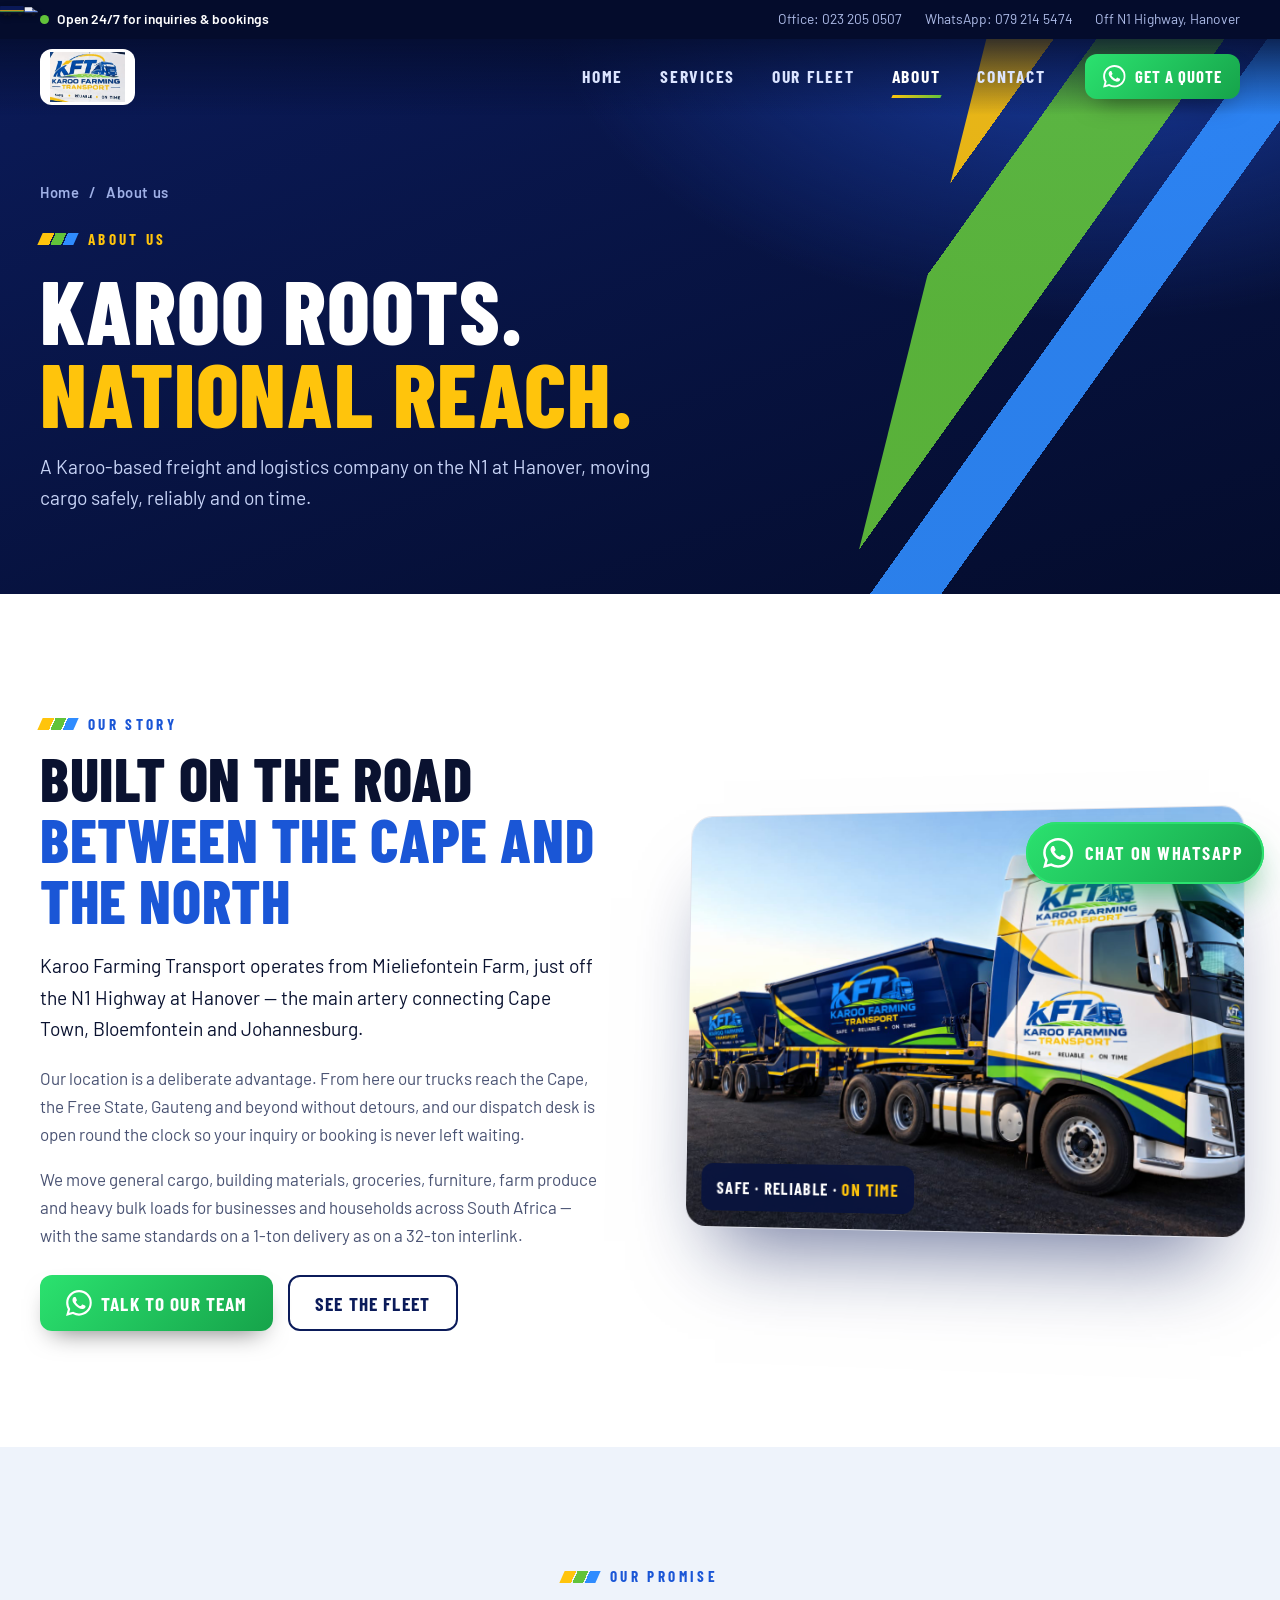
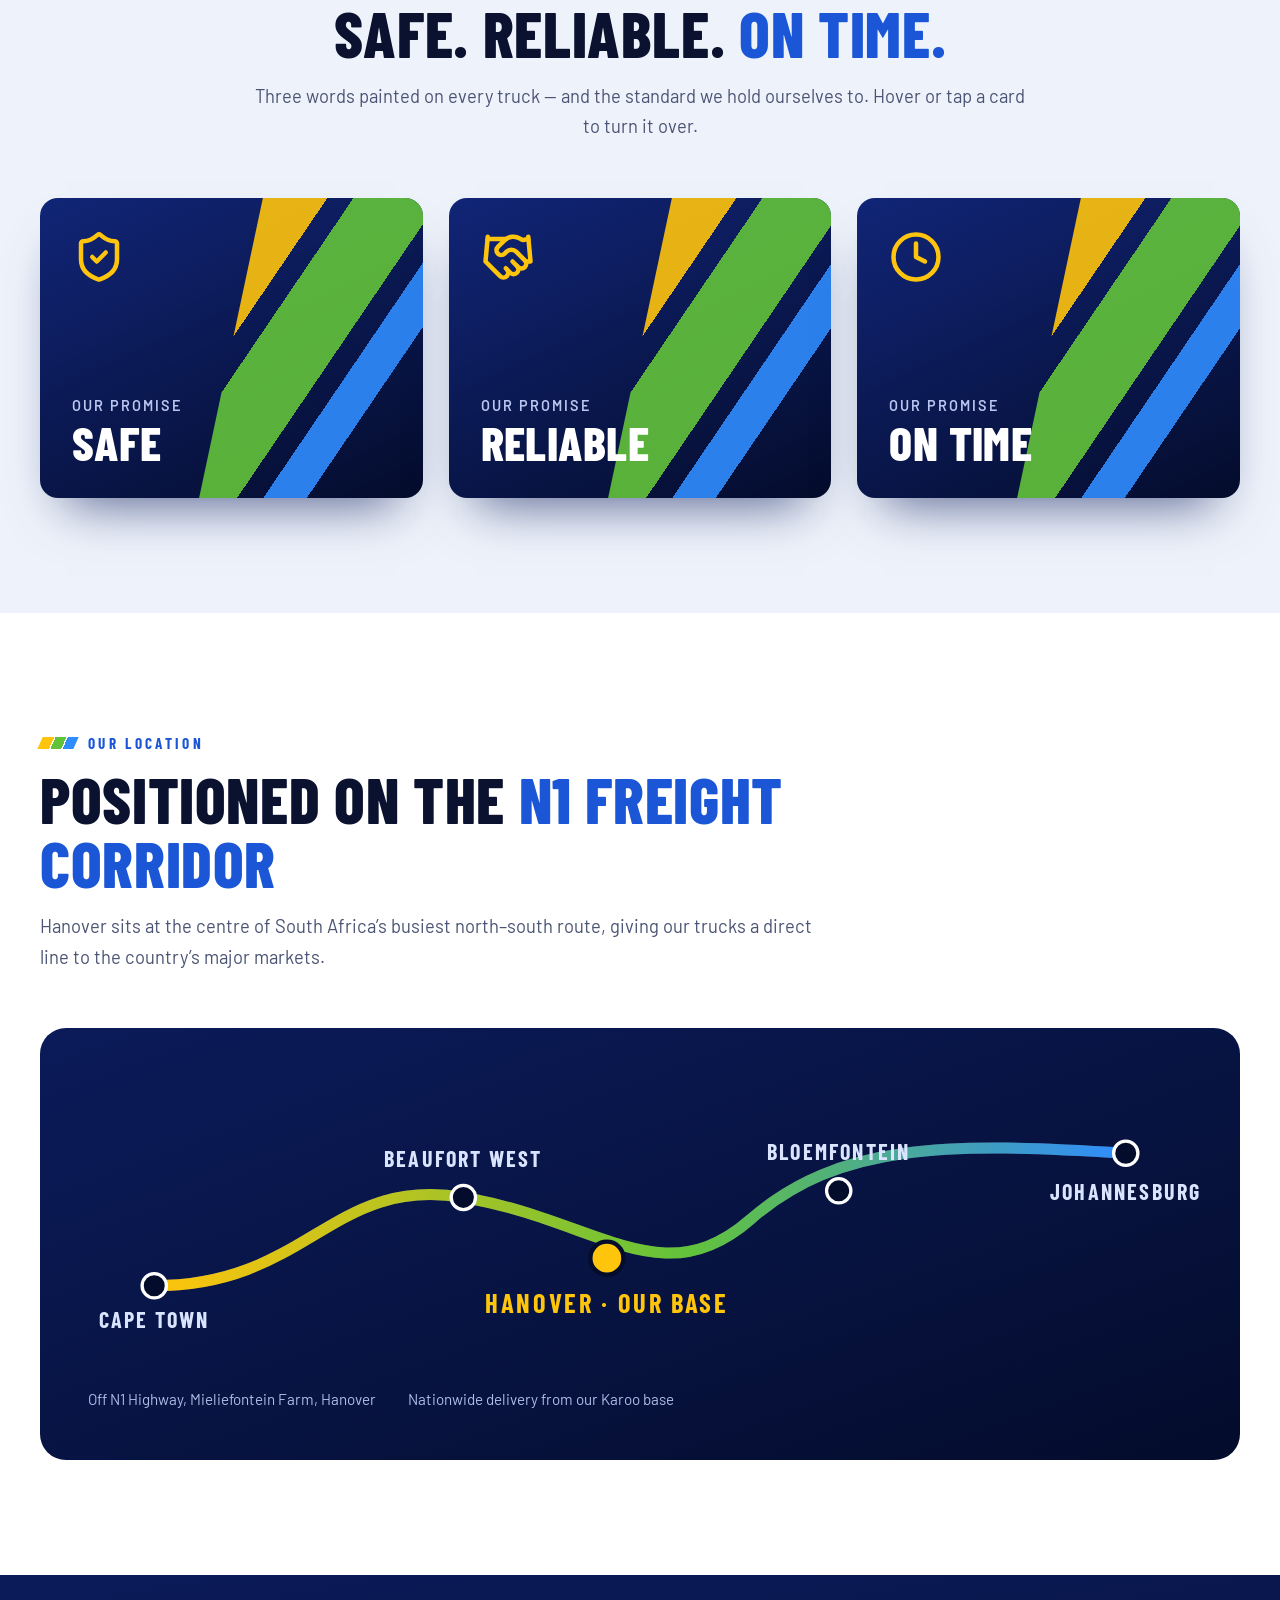
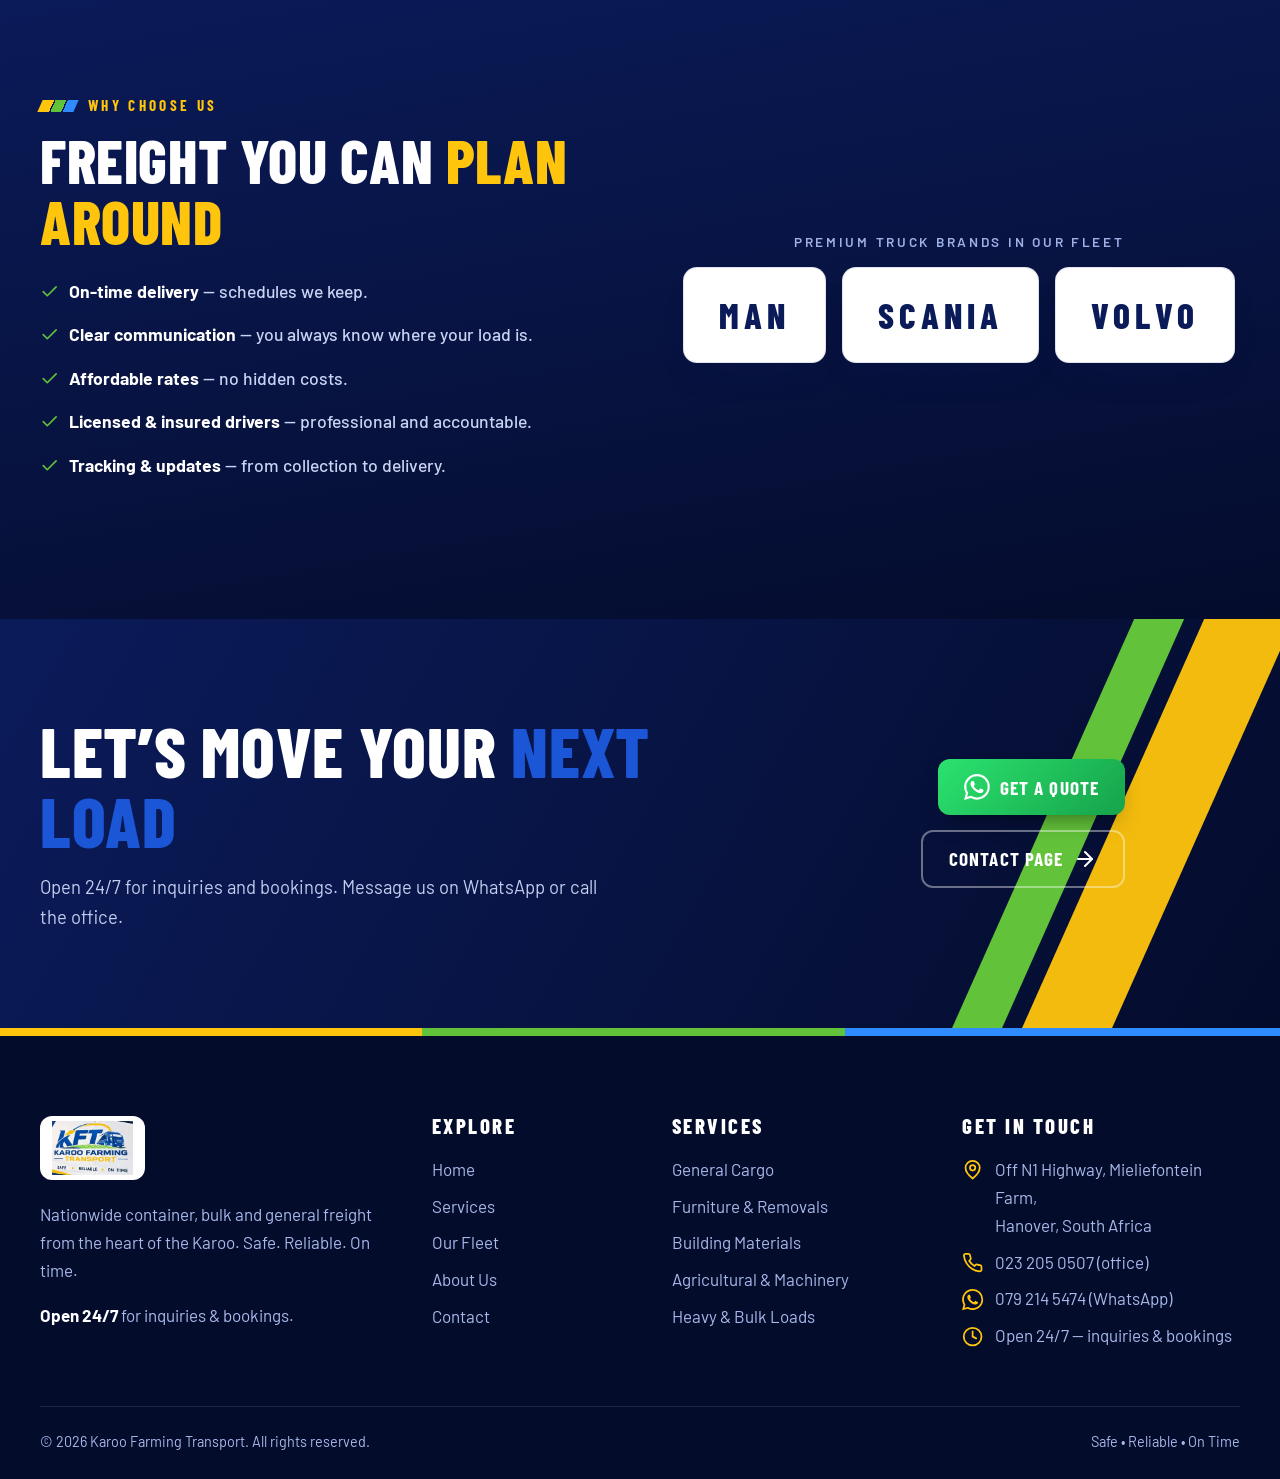
<file: about.html>
<!doctype html>
<html lang="en-ZA">
<head>
<meta charset="utf-8">
<meta name="viewport" content="width=device-width,initial-scale=1,viewport-fit=cover">
<title>About Us | Karoo Farming Transport</title>
<meta name="description" content="Meet Karoo Farming Transport: a Karoo-based freight and logistics company on the N1 at Hanover, running MAN, Scania and Volvo trucks with licensed, insured drivers.">
<meta name="theme-color" content="#0b1b5a">
<meta property="og:type" content="website">
<meta property="og:title" content="About Us | Karoo Farming Transport">
<meta property="og:description" content="Meet Karoo Farming Transport: a Karoo-based freight and logistics company on the N1 at Hanover, running MAN, Scania and Volvo trucks with licensed, insured drivers.">
<meta property="og:image" content="assets/img/fleet-tipper-interlink.jpg">
<link rel="icon" href="assets/img/favicon.svg" type="image/svg+xml">
<link rel="preconnect" href="https://fonts.googleapis.com">
<link rel="preconnect" href="https://fonts.gstatic.com" crossorigin>
<link href="https://fonts.googleapis.com/css2?family=Barlow+Condensed:ital,wght@0,600;0,700;0,800;1,700;1,800&amp;family=Barlow:wght@400;500;600;700&amp;display=swap" rel="stylesheet">
<style>
/* =====================================================================
   Karoo Farming Transport — style.css
   Palette taken from the fleet livery: deep navy, royal blue, yellow, lime green.
   ===================================================================== */
:root{
  --navy-950:#040c2c; --navy-900:#07133f; --navy-800:#0b1b5a; --navy-700:#112577;
  --royal:#1a56d6; --sky:#2f8cff; --yellow:#ffc40c; --yellow-d:#e6ab00;
  --green:#62c33a; --green-d:#47a523;
  --ink:#0a1230; --text:#4a5373; --mist:#eef3fb; --white:#fff;
  --wa:#25d366; --wa-d:#128c7e;
  --line:rgba(11,27,90,.12);
  --font-d:'Barlow Condensed','Oswald','Roboto Condensed','Arial Narrow',Impact,sans-serif;
  --font-b:'Barlow','Inter',system-ui,-apple-system,'Segoe UI',Roboto,Helvetica,Arial,sans-serif;
  --ease:cubic-bezier(.2,.8,.2,1);
  --r:18px; --header-h:76px;
}

/* ---------- base ---------- */
*,*::before,*::after{box-sizing:border-box}
html{scroll-behavior:smooth;-webkit-text-size-adjust:100%}
body{margin:0;font-family:var(--font-b);color:var(--text);background:#fff;line-height:1.65;font-size:1.0625rem;overflow-x:hidden;transition:opacity .3s ease}
body.is-leaving{opacity:0}
img,svg{display:block;max-width:100%}
a{color:inherit;text-decoration:none}
h1,h2,h3,h4{font-family:var(--font-d);color:var(--ink);line-height:1;margin:0;text-transform:uppercase;letter-spacing:.01em;font-weight:800}
p{margin:0 0 1em}
ul{margin:0;padding:0;list-style:none}
button{font:inherit;cursor:pointer;border:0;background:none;color:inherit;padding:0}
:focus-visible{outline:3px solid var(--yellow);outline-offset:3px;border-radius:6px}
::selection{background:var(--yellow);color:var(--navy-950)}
.container{width:min(1200px,100% - 2.5rem);margin-inline:auto}
.sr-only{position:absolute;width:1px;height:1px;overflow:hidden;clip:rect(0 0 0 0);white-space:nowrap}
.skip{position:absolute;left:1rem;top:-4rem;z-index:300;background:var(--yellow);color:var(--navy-950);padding:.7rem 1rem;border-radius:8px;font-weight:700}
.skip:focus{top:1rem}
.ico{width:1.25em;height:1.25em;fill:none;stroke:currentColor;stroke-width:2;stroke-linecap:round;stroke-linejoin:round;flex:none}
.ico-fill{fill:currentColor;stroke:none}
section[id]{scroll-margin-top:calc(var(--header-h) + 14px)}

/* ---------- section scaffolding ---------- */
.section{padding:clamp(4rem,9vw,7.5rem) 0;position:relative}
.section--mist{background:var(--mist)}
.section--dark{background:linear-gradient(170deg,var(--navy-800),var(--navy-950));color:#c9d3f3}
.section--dark h2,.section--dark h3{color:#fff}
.eyebrow{display:inline-flex;align-items:center;gap:.75rem;font-family:var(--font-d);font-weight:700;letter-spacing:.22em;text-transform:uppercase;font-size:.95rem;color:var(--royal)}
.eyebrow::before{content:"";width:36px;height:12px;transform:skewX(-24deg);background:linear-gradient(90deg,var(--yellow) 0 32%,transparent 32% 36%,var(--green) 36% 66%,transparent 66% 70%,var(--sky) 70%)}
.section--dark .eyebrow,.hero .eyebrow,.page-hero .eyebrow{color:var(--yellow)}
.section-head{max-width:780px;margin-bottom:clamp(2rem,5vw,3.5rem)}
.section-head h2{font-size:clamp(2.3rem,5.2vw,4rem);margin:.7rem 0 1rem}
.section-head p{font-size:1.15rem;margin:0}
.section-head--center{margin-inline:auto;text-align:center}
.section-head--center .eyebrow{justify-content:center}
.accent{color:var(--royal)}
.section--dark .accent,.hero .accent,.page-hero .accent{color:var(--yellow)}

/* ---------- buttons ---------- */
.btn{--bg:var(--yellow);--fg:var(--navy-950);position:relative;display:inline-flex;align-items:center;justify-content:center;gap:.6rem;padding:.95rem 1.6rem;border-radius:12px;font-family:var(--font-d);font-weight:700;font-size:1.2rem;letter-spacing:.06em;text-transform:uppercase;line-height:1;background:var(--bg);color:var(--fg);overflow:hidden;isolation:isolate;transition:transform .35s var(--ease),box-shadow .35s var(--ease);box-shadow:0 12px 26px -12px rgba(0,0,0,.55);white-space:nowrap}
.btn::after{content:"";position:absolute;inset:0;z-index:-1;background:linear-gradient(105deg,transparent 35%,rgba(255,255,255,.45) 50%,transparent 65%);transform:translateX(-120%);transition:transform .8s var(--ease)}
.btn:hover{transform:translateY(-3px);box-shadow:0 18px 30px -12px rgba(0,0,0,.6)}
.btn:hover::after{transform:translateX(120%)}
.btn-wa{--bg:linear-gradient(135deg,#2be26f,#16a34a);--fg:#fff;background:var(--bg)}
.btn-wa .ico{width:1.35em;height:1.35em}
.btn-ghost{--bg:transparent;--fg:#fff;border:2px solid rgba(255,255,255,.4);box-shadow:none}
.btn-ghost:hover{border-color:var(--yellow);color:var(--yellow)}
.btn-navy{--bg:var(--navy-800);--fg:#fff}
.btn-outline{--bg:transparent;--fg:var(--navy-800);border:2px solid var(--navy-800);box-shadow:none}
.btn-outline:hover{background:var(--navy-800);color:#fff}
.btn-sm{padding:.7rem 1.1rem;font-size:1.05rem}
.btn-row{display:flex;flex-wrap:wrap;gap:.9rem}
.link-arrow{display:inline-flex;align-items:center;gap:.5rem;font-family:var(--font-d);font-weight:700;text-transform:uppercase;letter-spacing:.08em;font-size:1.15rem;color:var(--royal)}
.link-arrow .ico{transition:transform .3s var(--ease)}
.link-arrow:hover .ico{transform:translateX(5px)}

/* ---------- preloader / progress ---------- */
.preloader{position:fixed;inset:0;z-index:500;display:grid;place-items:center;background:var(--navy-950);transition:opacity .6s ease,visibility .6s}
.preloader.is-done{opacity:0;visibility:hidden}
.preloader__in{display:grid;gap:1.4rem;justify-items:center}
.preloader__logo{background:#fff;border-radius:16px;padding:10px 16px;width:190px;animation:pop .8s var(--ease) both}
.preloader__bar{width:190px;height:5px;border-radius:5px;background:rgba(255,255,255,.12);overflow:hidden}
.preloader__bar i{display:block;height:100%;width:40%;background:linear-gradient(90deg,var(--yellow),var(--green),var(--sky));border-radius:5px;animation:load 1s ease-in-out infinite}
@keyframes load{0%{transform:translateX(-110%)}100%{transform:translateX(280%)}}
@keyframes pop{from{opacity:0;transform:scale(.85) translateY(10px)}to{opacity:1;transform:none}}
.progress{position:fixed;left:0;right:0;top:0;height:5px;z-index:200;pointer-events:none}
.progress__bar{height:100%;transform-origin:left;transform:scaleX(var(--p,0));background:linear-gradient(90deg,var(--yellow),var(--green),var(--sky))}
.progress__truck{position:absolute;top:5px;left:calc(var(--p,0) * (100% - 38px));width:38px;color:var(--yellow);filter:drop-shadow(0 2px 3px rgba(0,0,0,.4));opacity:.95}
@media (max-width:640px){.progress__truck{display:none}}

/* ---------- header ---------- */
.site-header{position:fixed;inset:0 0 auto 0;z-index:150;transition:background .35s ease,box-shadow .35s ease,transform .35s var(--ease)}
.topbar{background:var(--navy-950);color:#aebce8;font-size:.86rem;max-height:44px;overflow:hidden;transition:max-height .35s var(--ease),opacity .35s}
.topbar__in{display:flex;justify-content:space-between;align-items:center;gap:1rem;padding:.5rem 0}
.topbar__links{display:flex;gap:1.4rem;flex-wrap:wrap}
.topbar a:hover{color:var(--yellow)}
.topbar__open{display:inline-flex;align-items:center;gap:.5rem;color:#fff;font-weight:600}
.dot{width:9px;height:9px;border-radius:50%;background:var(--green);box-shadow:0 0 0 0 rgba(98,195,58,.7);animation:ping 2s infinite;display:inline-block}
@keyframes ping{70%{box-shadow:0 0 0 9px rgba(98,195,58,0)}100%{box-shadow:0 0 0 0 rgba(98,195,58,0)}}
.navbar{background:linear-gradient(180deg,rgba(4,12,44,.78),rgba(4,12,44,0));backdrop-filter:blur(0);transition:background .35s ease,backdrop-filter .35s}
.navbar__in{display:flex;align-items:center;gap:1.5rem;height:var(--header-h)}
.site-header.is-scrolled .topbar{max-height:0;opacity:0}
.site-header.is-scrolled .navbar{background:rgba(7,19,63,.92);backdrop-filter:blur(14px) saturate(1.4);box-shadow:0 10px 30px -14px rgba(0,0,0,.6)}
.brand{background:#fff;border-radius:12px;padding:3px 10px;display:block;flex:none;transition:transform .35s var(--ease)}
.brand:hover{transform:scale(1.04) rotate(-1deg)}
.brand img{height:50px;width:auto}
.nav{display:flex;gap:.3rem;margin-left:auto}
.nav a{position:relative;padding:.6rem 1rem;color:#dbe4ff;font-family:var(--font-d);font-weight:700;letter-spacing:.1em;text-transform:uppercase;font-size:1.1rem}
.nav a::after{content:"";position:absolute;left:1rem;right:1rem;bottom:.2rem;height:3px;background:linear-gradient(90deg,var(--yellow),var(--green));transform:scaleX(0) skewX(-24deg);transform-origin:left;transition:transform .35s var(--ease)}
.nav a:hover,.nav a.is-active{color:#fff}
.nav a:hover::after,.nav a.is-active::after{transform:scaleX(1) skewX(-24deg)}
.nav__extra{display:none}
.burger{display:none;width:46px;height:46px;border-radius:12px;background:rgba(255,255,255,.1);margin-left:auto;position:relative;z-index:210}
.burger span{position:absolute;left:12px;right:12px;height:3px;border-radius:3px;background:#fff;transition:transform .35s var(--ease),opacity .2s,top .35s var(--ease)}
.burger span:nth-child(1){top:15px}.burger span:nth-child(2){top:22px}.burger span:nth-child(3){top:29px}
.nav-open .burger span:nth-child(1){top:22px;transform:rotate(45deg)}
.nav-open .burger span:nth-child(2){opacity:0}
.nav-open .burger span:nth-child(3){top:22px;transform:rotate(-45deg)}

/* ---------- hero ---------- */
.hero{position:relative;min-height:100svh;display:grid;align-items:center;color:#fff;overflow:hidden;padding:calc(var(--header-h) + 6.5rem) 0 8rem;background:radial-gradient(80% 65% at 82% 18%,#1a3fa6 0%,transparent 62%),radial-gradient(60% 50% at 8% 90%,rgba(47,140,255,.25),transparent 60%),linear-gradient(160deg,var(--navy-800),var(--navy-950))}
.hero::before{content:"";position:absolute;inset:0;background-image:linear-gradient(rgba(255,255,255,.045) 1px,transparent 1px),linear-gradient(90deg,rgba(255,255,255,.045) 1px,transparent 1px);background-size:64px 64px;mask-image:radial-gradient(70% 70% at 70% 40%,#000,transparent);-webkit-mask-image:radial-gradient(70% 70% at 70% 40%,#000,transparent)}
.livery{position:absolute;inset:auto 0 0 0;height:30%;pointer-events:none;overflow:hidden}
.livery span{position:absolute;left:-6%;width:112%;transform-origin:left bottom;transform:skewY(-6deg) translateX(-110%);animation:slideIn 1.3s var(--ease) forwards}
.livery .y{bottom:20%;height:20px;background:var(--yellow);animation-delay:.25s}
.livery .g{bottom:12%;height:30px;background:var(--green);animation-delay:.4s}
.livery .b{bottom:-14%;height:90px;background:var(--royal);animation-delay:.55s}
@keyframes slideIn{to{transform:skewY(-6deg) translateX(0)}}
.hero__grid{position:relative;display:grid;grid-template-columns:1.02fr 1fr;gap:clamp(2rem,4vw,4rem);align-items:center}
.hero__badge{display:inline-flex;align-items:center;gap:.7rem;padding:.5rem 1rem;border-radius:999px;background:rgba(255,255,255,.08);border:1px solid rgba(255,255,255,.16);font-size:.95rem;font-weight:600;color:#e6edff;backdrop-filter:blur(6px)}
.hero h1{font-size:clamp(2.9rem,6.4vw,5.8rem);line-height:.9;color:#fff;margin:1.3rem 0 1.5rem;letter-spacing:.005em}
.hero h1 .line{display:block;overflow:hidden;padding-bottom:.06em}
.hero h1 .line>span{display:block;transform:translateY(112%);transition:transform 1.1s var(--ease)}
.is-loaded .hero h1 .line>span{transform:none}
.hero h1 .line:nth-child(2)>span{transition-delay:.12s}
.hero h1 .line:nth-child(3)>span{transition-delay:.24s}
.hero__lead{font-size:clamp(1.05rem,1.6vw,1.25rem);color:#c8d4f7;max-width:560px}
.hero__fade{opacity:0;transform:translateY(24px);transition:opacity .9s var(--ease) .5s,transform .9s var(--ease) .5s}
.is-loaded .hero__fade{opacity:1;transform:none}
.hero__fade--2{transition-delay:.7s}.hero__fade--3{transition-delay:.9s}
.hero__trust{display:flex;flex-wrap:wrap;gap:.6rem 1.6rem;margin-top:2rem;color:#dbe4ff;font-weight:600;font-size:.98rem}
.hero__trust li{display:inline-flex;align-items:center;gap:.5rem}
.hero__trust .ico{color:var(--green);width:1.15em}

/* 3D photo stage */
.stage{perspective:1700px;position:relative}
.stage__inner{position:relative;aspect-ratio:1/.92;transform-style:preserve-3d;transform:rotateX(var(--rx,5deg)) rotateY(var(--ry,-14deg));transition:transform .12s linear}
.stage__panel{position:absolute;margin:0;border-radius:20px;overflow:hidden;border:1px solid rgba(255,255,255,.2);box-shadow:0 50px 80px -30px rgba(0,0,0,.75);background:var(--navy-900)}
.stage__panel img{width:100%;height:100%;object-fit:cover}
.stage__panel--main{inset:4% 0 18% 10%;transform:translateZ(70px);animation:float 8s ease-in-out infinite}
.stage__panel--back{inset:34% 28% 0 0;transform:translateZ(-30px);animation:float 9s ease-in-out -3s infinite}
.stage__panel--small{width:34%;aspect-ratio:1;right:-2%;bottom:2%;transform:translateZ(150px);animation:float 7s ease-in-out -1.5s infinite}
.stage__chip{position:absolute;display:flex;align-items:center;gap:.7rem;padding:.7rem 1rem;border-radius:14px;background:rgba(7,19,63,.82);border:1px solid rgba(255,255,255,.18);backdrop-filter:blur(10px);color:#fff;font-family:var(--font-d);font-weight:700;font-size:1.15rem;letter-spacing:.06em;text-transform:uppercase;line-height:1.05;box-shadow:0 20px 40px -18px rgba(0,0,0,.7)}
.stage__chip small{display:block;font-family:var(--font-b);font-weight:500;letter-spacing:0;text-transform:none;font-size:.78rem;color:#a9b8ea}
.stage__chip .ico{color:var(--yellow);width:1.7em;height:1.7em}
.stage__chip--a{left:0;top:6%;transform:translateZ(190px);animation:float 6s ease-in-out infinite}
.stage__chip--b{right:2%;top:46%;transform:translateZ(210px);animation:float 7s ease-in-out -2s infinite}
.stage__floor{position:absolute;left:5%;right:5%;bottom:-6%;height:20%;border-radius:50%;background:radial-gradient(closest-side,rgba(47,140,255,.5),transparent);transform:translateZ(-80px) rotateX(70deg);filter:blur(10px)}
@keyframes float{50%{translate:0 -12px}}

/* road strip */
.road{position:relative;background:#0a0f26;height:84px;overflow:hidden;border-block:4px solid var(--yellow)}
.road::before{content:"";position:absolute;left:0;right:0;top:50%;height:6px;margin-top:6px;background:repeating-linear-gradient(90deg,#fff 0 46px,transparent 46px 92px);animation:lane 1.2s linear infinite;opacity:.85}
@keyframes lane{to{background-position:-92px 0}}
.road__truck{position:absolute;bottom:20px;left:0;width:200px;animation:drive 16s linear infinite}
@keyframes drive{from{transform:translateX(-240px)}to{transform:translateX(calc(100vw + 40px))}}
.road__truck svg{width:100%;overflow:visible;filter:drop-shadow(0 6px 4px rgba(0,0,0,.5))}
.road__truck .wheel{transform-box:fill-box;transform-origin:center;animation:spin .5s linear infinite}
@keyframes spin{to{transform:rotate(360deg)}}

/* ---------- stats ---------- */
.stats{background:var(--navy-950);color:#fff;position:relative;z-index:2}
.stats__grid{display:grid;grid-template-columns:repeat(4,1fr)}
.stat{padding:2.6rem 1.4rem;text-align:center;border-left:1px solid rgba(255,255,255,.1)}
.stat:first-child{border-left:0}
.stat b{display:block;font-family:var(--font-d);font-size:clamp(3rem,6vw,4.8rem);line-height:1;font-weight:800;background:linear-gradient(180deg,#fff,#9fb7ff);-webkit-background-clip:text;background-clip:text;color:transparent}
.stat b em{font-style:normal;color:var(--yellow);-webkit-text-fill-color:var(--yellow)}
.stat span{display:block;margin-top:.5rem;color:#9fb0e6;font-size:.95rem;letter-spacing:.04em}

/* marquee */
.marquee{background:var(--yellow);color:var(--navy-950);overflow:hidden;white-space:nowrap;padding:.85rem 0;transform:skewY(-1deg);margin:-.5rem 0}
.marquee__track{display:inline-flex;gap:2.2rem;animation:marquee 38s linear infinite;padding-left:2.2rem}
.marquee span{font-family:var(--font-d);font-weight:800;font-size:1.5rem;letter-spacing:.12em;text-transform:uppercase;display:inline-flex;align-items:center;gap:2.2rem}
.marquee span::after{content:"";width:12px;height:12px;background:var(--navy-800);transform:skewX(-24deg)}
@keyframes marquee{to{transform:translateX(-50%)}}

/* ---------- services ---------- */
.grid-3{display:grid;grid-template-columns:repeat(3,1fr);gap:1.6rem}
.grid-2{display:grid;grid-template-columns:repeat(2,1fr);gap:1.6rem}
.grid-4{display:grid;grid-template-columns:repeat(4,1fr);gap:1.4rem}
.svc{position:relative;height:100%;padding:2.1rem 1.9rem 1.9rem;border-radius:var(--r);background:#fff;border:1px solid var(--line);box-shadow:0 18px 40px -24px rgba(11,27,90,.3);transform-style:preserve-3d;transform:perspective(900px) rotateX(var(--rx,0deg)) rotateY(var(--ry,0deg));transition:transform .3s var(--ease),box-shadow .4s;overflow:hidden;display:flex;flex-direction:column}
.svc::before{content:"";position:absolute;inset:0;background:radial-gradient(420px circle at var(--gx,50%) var(--gy,0%),rgba(47,140,255,.16),transparent 62%);opacity:0;transition:opacity .35s;pointer-events:none}
.svc::after{content:"";position:absolute;left:0;right:0;bottom:0;height:5px;background:linear-gradient(90deg,var(--yellow),var(--green),var(--sky));transform:scaleX(0);transform-origin:left;transition:transform .5s var(--ease)}
.svc:hover{box-shadow:0 36px 60px -26px rgba(11,27,90,.45)}
.svc:hover::before{opacity:1}.svc:hover::after{transform:scaleX(1)}
.svc__num{position:absolute;right:1.4rem;top:.6rem;font-family:var(--font-d);font-weight:800;font-size:4.6rem;line-height:1;color:rgba(11,27,90,.06)}
.svc__ico{width:60px;height:60px;border-radius:16px;background:linear-gradient(145deg,var(--navy-700),var(--navy-900));color:var(--yellow);display:grid;place-items:center;margin-bottom:1.3rem;transform:translateZ(46px);box-shadow:0 16px 24px -12px rgba(11,27,90,.6)}
.svc__ico .ico{width:28px;height:28px}
.svc h3{font-size:1.75rem;margin-bottom:.6rem;transform:translateZ(30px)}
.svc p{flex:1;margin-bottom:1.2rem;transform:translateZ(14px)}
.svc .link-arrow{transform:translateZ(22px);align-self:flex-start;color:var(--green-d)}
.tags{display:flex;flex-wrap:wrap;gap:.5rem;margin:.4rem 0 1.4rem}
.tags li{padding:.3rem .8rem;border-radius:999px;background:var(--mist);border:1px solid var(--line);font-size:.88rem;font-weight:600;color:var(--navy-800)}

/* ---------- 3D truck viewer ---------- */
.viewer{display:grid;grid-template-columns:1.4fr 1fr;gap:clamp(1.2rem,3vw,2.4rem);align-items:stretch}
.viewer__stage{position:relative;min-height:470px;border-radius:26px;overflow:hidden;background:radial-gradient(110% 80% at 50% 25%,#1b3f9f 0%,var(--navy-800) 48%,var(--navy-950) 100%);border:1px solid rgba(255,255,255,.14);box-shadow:0 40px 80px -40px rgba(0,0,0,.8);perspective:2100px;touch-action:pan-y;cursor:grab;user-select:none;-webkit-user-select:none}
.viewer__stage:active{cursor:grabbing}
.viewer__stage::before{content:"";position:absolute;inset:0;background-image:linear-gradient(rgba(255,255,255,.04) 1px,transparent 1px),linear-gradient(90deg,rgba(255,255,255,.04) 1px,transparent 1px);background-size:44px 44px;mask-image:radial-gradient(circle at 50% 60%,#000,transparent 75%);-webkit-mask-image:radial-gradient(circle at 50% 60%,#000,transparent 75%)}
.t3d{position:absolute;left:50%;top:62%;width:0;height:0;transform-style:preserve-3d;--u:24px}
.t3d.is-swap{animation:swap .7s var(--ease)}
@keyframes swap{from{scale:.85}to{scale:1}}
.t3d .glass{background:linear-gradient(135deg,#34509f,#101a44 60%,#3a56b0)}
.t3d .b{position:absolute;left:0;top:0;width:0;height:0;transform-style:preserve-3d;transform:translate3d(calc(var(--u)*var(--x)),calc(var(--u)*var(--y)*-1),calc(var(--u)*var(--z,0)))}
.t3d .f{position:absolute;overflow:hidden;backface-visibility:hidden;-webkit-backface-visibility:hidden;background:var(--c,#0b1b5a);width:calc(var(--u)*var(--w));height:calc(var(--u)*var(--h));left:calc(var(--u)*var(--w)/-2);top:calc(var(--u)*var(--h)/-2)}
.t3d .f::after{content:"";position:absolute;inset:0;background:var(--sh,transparent);pointer-events:none}
.t3d .f.r{--w:var(--bw);--h:var(--bh);transform:translateZ(calc(var(--u)*var(--bd)/2))}
.t3d .f.l{--w:var(--bw);--h:var(--bh);transform:rotateY(180deg) translateZ(calc(var(--u)*var(--bd)/2));--sh:rgba(0,0,0,.06)}
.t3d .f.t{--w:var(--bw);--h:var(--bd);transform:rotateX(90deg) translateZ(calc(var(--u)*var(--bh)/2));--sh:rgba(255,255,255,.16)}
.t3d .f.n{--w:var(--bd);--h:var(--bh);transform:rotateY(90deg) translateZ(calc(var(--u)*var(--bw)/2));--sh:rgba(0,0,0,.24)}
.t3d .f.k{--w:var(--bd);--h:var(--bh);transform:rotateY(-90deg) translateZ(calc(var(--u)*var(--bw)/2));--sh:rgba(0,0,0,.34)}
.t3d .cs{position:absolute;backface-visibility:hidden;-webkit-backface-visibility:hidden;background:var(--c,#111522)}
.t3d .disc{position:absolute;border-radius:50%;backface-visibility:hidden;-webkit-backface-visibility:hidden;background:radial-gradient(circle,#e63946 0 9%,#dfe6f2 10% 30%,#9aa6bb 31% 40%,#1a1e2e 41% 100%)}
.t3d .disc--tank{background:radial-gradient(circle,#e3e9f4 0 55%,#a9b4c8 100%)}
.t3d .ground{position:absolute;border-radius:50%;transform:rotateX(90deg) translateZ(-1px);background:radial-gradient(circle,rgba(47,140,255,.4) 0,rgba(17,37,119,.3) 45%,transparent 70%),repeating-radial-gradient(circle,transparent 0 calc(var(--u)*2.4),rgba(255,255,255,.07) calc(var(--u)*2.4) calc(var(--u)*2.4 + 1px));box-shadow:inset 0 0 0 2px rgba(255,196,12,.5)}
/* livery faces */
.t3d .liv-wall{background:repeating-linear-gradient(90deg,transparent 0 calc(var(--u)*1.4 - 2px),rgba(0,0,0,.3) calc(var(--u)*1.4 - 2px) calc(var(--u)*1.4)),linear-gradient(176deg,transparent 0 58%,var(--yellow) 58% 64%,transparent 64% 67%,var(--green) 67% 74%,transparent 74% 77%,var(--sky) 77% 80%,transparent 80%),var(--navy-800)}
.t3d .liv-cab{background:linear-gradient(to bottom,transparent 0 63%,var(--navy-800) 63%),linear-gradient(115deg,transparent 0 68%,var(--yellow) 68% 78%,transparent 78%),#f6f8ff}
.t3d .liv-cab--hi{background:#f6f8ff}
.t3d .chev{background:repeating-linear-gradient(45deg,#e11d2a 0 .7em,var(--yellow) .7em 1.4em)}
.t3d .fender{background:var(--navy-800)}
.t3d .fender.t{background:linear-gradient(90deg,var(--yellow) 0 40%,var(--green) 40% 70%,var(--navy-800) 70%)}
.t3d .grille{background:repeating-linear-gradient(0deg,#0d1226 0 .25em,#5b6684 .25em .32em)}
.decal{position:absolute;left:50%;top:44%;translate:-50% -50%;font-size:calc(var(--u)*var(--ds,.4));text-align:center;line-height:1;white-space:nowrap;font-family:var(--font-d);text-transform:uppercase;z-index:1}
.decal b{display:block;font-size:1.25em;font-style:italic;font-weight:800;color:#3d97ff;letter-spacing:-.02em;line-height:.9;text-shadow:0 0 .04em #fff}
.decal i{display:block;font-style:normal;font-weight:800;font-size:.4em;color:#fff;letter-spacing:.04em;margin-top:.1em}
.decal u{display:block;text-decoration:none;font-weight:800;font-size:.36em;color:var(--yellow);letter-spacing:.16em}
.decal s{display:block;text-decoration:none;font-size:.15em;color:#dfe7ff;letter-spacing:.2em;margin-top:.5em;font-weight:600}
.decal--light b{color:var(--royal);text-shadow:none}.decal--light i{color:var(--navy-800)}.decal--light u{color:#d99a00}.decal--light s{color:var(--navy-800)}
.viewer__tools{position:absolute;left:14px;right:14px;bottom:14px;display:flex;flex-wrap:wrap;gap:.4rem;align-items:center;z-index:3}
.viewer__tools button{min-width:44px;height:40px;padding:0 .9rem;border-radius:10px;background:rgba(255,255,255,.1);border:1px solid rgba(255,255,255,.18);color:#fff;font-family:var(--font-d);font-weight:700;letter-spacing:.08em;text-transform:uppercase;font-size:1rem;backdrop-filter:blur(6px);transition:background .25s,color .25s,transform .25s var(--ease)}
.viewer__tools button:hover{background:var(--yellow);color:var(--navy-950);transform:translateY(-2px)}
.viewer__tools button[aria-pressed="true"]{background:rgba(255,196,12,.18);border-color:var(--yellow);color:var(--yellow)}
.viewer__tools .sep{flex:1}
.viewer__hint{position:absolute;top:16px;left:50%;translate:-50% 0;display:flex;align-items:center;gap:.5rem;padding:.4rem .9rem;border-radius:999px;background:rgba(255,255,255,.1);color:#dbe4ff;font-size:.85rem;font-weight:600;z-index:3;transition:opacity .5s;pointer-events:none;white-space:nowrap}
.viewer__hint.is-hidden{opacity:0}
.viewer__panel{display:flex;flex-direction:column;gap:1.1rem;justify-content:center}
.viewer__tabs{display:flex;flex-wrap:wrap;gap:.5rem}
.viewer__tabs button{padding:.55rem 1rem;border-radius:10px;border:1.5px solid rgba(255,255,255,.22);color:#dbe4ff;font-family:var(--font-d);font-weight:700;letter-spacing:.08em;text-transform:uppercase;font-size:1.05rem;transition:all .3s var(--ease)}
.viewer__tabs button:hover{border-color:var(--yellow);color:var(--yellow)}
.viewer__tabs button[aria-selected="true"]{background:var(--yellow);border-color:var(--yellow);color:var(--navy-950)}
.viewer__panel h3{font-size:clamp(1.9rem,3.2vw,2.6rem);color:#fff}
.viewer__panel p{color:#c3cdf0;margin:0}
.specs{display:grid;gap:.1rem;margin:0}
.specs div{display:flex;justify-content:space-between;gap:1rem;padding:.65rem 0;border-bottom:1px solid rgba(255,255,255,.12)}
.specs dt{color:#93a4de;font-size:.92rem}
.specs dd{margin:0;color:#fff;font-weight:600;text-align:right;font-size:.98rem}
.viewer--light .specs div{border-color:var(--line)}
.no-3d .viewer__stage{display:grid;place-items:center}

/* fleet class cards */
.fleet-card{position:relative;height:100%;border-radius:var(--r);padding:2rem;background:linear-gradient(160deg,rgba(255,255,255,.08),rgba(255,255,255,.02));border:1px solid rgba(255,255,255,.14);overflow:hidden;display:flex;flex-direction:column;transform-style:preserve-3d;transform:perspective(900px) rotateX(var(--rx,0deg)) rotateY(var(--ry,0deg));transition:transform .3s var(--ease),border-color .3s}
.fleet-card:hover{border-color:rgba(255,196,12,.6)}
.fleet-card::before{content:"";position:absolute;inset:0;background:radial-gradient(420px circle at var(--gx,50%) var(--gy,0%),rgba(255,196,12,.14),transparent 62%);opacity:0;transition:opacity .35s;pointer-events:none}
.fleet-card:hover::before{opacity:1}
.fleet-card__tonnage{font-family:var(--font-d);font-weight:800;font-size:5.6rem;line-height:.9;color:var(--yellow);transform:translateZ(50px)}
.fleet-card__tonnage small{font-size:1.6rem;letter-spacing:.1em;color:#fff;margin-left:.3rem}
.fleet-card h3{font-size:1.7rem;margin:.6rem 0 .7rem;transform:translateZ(30px)}
.fleet-card p{color:#b9c6ef}
.checks{display:grid;gap:.55rem;margin:0 0 1.5rem;flex:1}
.checks li{display:flex;gap:.6rem;align-items:flex-start;font-weight:500}
.checks .ico{color:var(--green);margin-top:.28em;width:1.1em;height:1.1em}
.fleet-card .btn{align-self:flex-start}

/* ---------- coverflow gallery ---------- */
.coverflow{position:relative;perspective:1500px;height:clamp(300px,46vw,520px);user-select:none;-webkit-user-select:none;touch-action:pan-y;overflow:hidden}
.cf-item{position:absolute;left:50%;top:50%;width:min(62%,640px);aspect-ratio:4/3;margin:0;border-radius:18px;overflow:hidden;cursor:pointer;background:var(--navy-900);box-shadow:0 40px 60px -30px rgba(0,0,0,.7);border:1px solid rgba(255,255,255,.18);transition:transform .9s var(--ease),opacity .6s,filter .6s;transform-style:preserve-3d;transform:translate(-50%,-50%)}
.cf-item img{width:100%;height:100%;object-fit:cover;pointer-events:none}
.cf-item figcaption{position:absolute;inset:auto 0 0 0;padding:2.2rem 1.2rem .9rem;background:linear-gradient(transparent,rgba(4,12,44,.92));color:#fff;font-family:var(--font-d);font-weight:700;letter-spacing:.08em;text-transform:uppercase;font-size:1.15rem;opacity:0;transition:opacity .5s}
.cf-item.is-active figcaption{opacity:1}
.cf-btn{position:absolute;top:50%;translate:0 -50%;z-index:10;width:52px;height:52px;border-radius:50%;background:rgba(255,255,255,.12);border:1px solid rgba(255,255,255,.3);color:#fff;display:grid;place-items:center;backdrop-filter:blur(8px);transition:background .3s,color .3s,transform .3s var(--ease)}
.cf-btn:hover{background:var(--yellow);color:var(--navy-950);transform:scale(1.08)}
.cf-btn--prev{left:.4rem}.cf-btn--next{right:.4rem}
.cf-btn--prev .ico{transform:scaleX(-1)}
.cf-dots{display:flex;justify-content:center;gap:.5rem;margin-top:1.4rem}
.cf-dots button{width:34px;height:6px;border-radius:6px;background:rgba(255,255,255,.25);transform:skewX(-24deg);transition:background .3s,width .4s var(--ease)}
.cf-dots button[aria-current="true"]{background:var(--yellow);width:56px}

/* lightbox */
.lightbox{position:fixed;inset:0;z-index:400;background:rgba(4,12,44,.94);display:grid;place-items:center;padding:1.2rem;opacity:0;visibility:hidden;transition:opacity .35s,visibility .35s}
.lightbox.is-open{opacity:1;visibility:visible}
.lightbox figure{margin:0;max-width:min(1200px,100%);text-align:center}
.lightbox img{max-height:80vh;width:auto;margin:auto;border-radius:14px;box-shadow:0 40px 90px -20px #000;transform:scale(.94);transition:transform .5s var(--ease)}
.lightbox.is-open img{transform:none}
.lightbox figcaption{color:#fff;font-family:var(--font-d);text-transform:uppercase;letter-spacing:.1em;font-weight:700;margin-top:1rem;font-size:1.2rem}
.lightbox button{position:absolute;width:52px;height:52px;border-radius:50%;background:rgba(255,255,255,.12);color:#fff;display:grid;place-items:center}
.lightbox button:hover{background:var(--yellow);color:var(--navy-950)}
.lightbox .lb-close{top:1rem;right:1rem}
.lightbox .lb-prev{left:1rem;top:50%}.lightbox .lb-next{right:1rem;top:50%}
.lightbox .lb-prev .ico{transform:scaleX(-1)}

/* ---------- split / about ---------- */
.split{display:grid;grid-template-columns:1fr 1fr;gap:clamp(2rem,6vw,5rem);align-items:center}
.split--rev .split__media{order:2}
.photo-3d{perspective:1400px}
.photo-3d__in{position:relative;border-radius:22px;overflow:hidden;box-shadow:0 50px 80px -34px rgba(11,27,90,.6);transform:rotateY(var(--ry,-8deg)) rotateX(var(--rx,3deg));transition:transform .35s var(--ease);border:1px solid var(--line)}
.photo-3d__in img{width:100%;aspect-ratio:4/3;object-fit:cover}
.photo-3d__tag{position:absolute;left:1rem;bottom:1rem;padding:.6rem 1rem;border-radius:12px;background:rgba(7,19,63,.88);backdrop-filter:blur(8px);color:#fff;font-family:var(--font-d);font-weight:700;letter-spacing:.08em;text-transform:uppercase}
.photo-3d__tag b{color:var(--yellow)}
.lead{font-size:1.2rem;color:var(--ink)}
.split h2{font-size:clamp(2.3rem,5vw,3.8rem);margin:.7rem 0 1.2rem}

/* flip cards */
.flip{perspective:1100px;height:300px;cursor:pointer;outline-offset:6px}
.flip__in{position:relative;width:100%;height:100%;transform-style:preserve-3d;transition:transform .9s var(--ease)}
.flip.is-flipped .flip__in{transform:rotateY(180deg)}
@media (hover:hover){.flip:hover .flip__in{transform:rotateY(180deg)}}
.flip__face{position:absolute;inset:0;border-radius:var(--r);backface-visibility:hidden;-webkit-backface-visibility:hidden;padding:2rem;display:flex;flex-direction:column;justify-content:flex-end;overflow:hidden}
.flip__front{background:linear-gradient(155deg,var(--navy-700),var(--navy-950));color:#fff;box-shadow:0 30px 50px -26px rgba(11,27,90,.7)}
.flip__front::before{content:"";position:absolute;right:-20%;top:-10%;width:70%;height:120%;background:linear-gradient(115deg,var(--yellow) 0 18%,transparent 18% 24%,var(--green) 24% 44%,transparent 44% 50%,var(--sky) 50% 60%,transparent 60%);opacity:.9;transform:skewX(-12deg)}
.flip__front .ico{position:relative;width:54px;height:54px;color:var(--yellow);margin-bottom:auto}
.flip__front h3{position:relative;color:#fff;font-size:3rem}
.flip__front span{position:relative;color:#b9c6ef;font-size:.9rem;letter-spacing:.14em;text-transform:uppercase;font-weight:600}
.flip__back{background:#fff;border:1px solid var(--line);transform:rotateY(180deg);justify-content:center;box-shadow:0 30px 50px -26px rgba(11,27,90,.35)}
.flip__back h4{font-size:1.7rem;margin-bottom:.7rem;color:var(--royal)}
.flip__back p{margin:0}

/* N1 route */
.route{position:relative;background:linear-gradient(160deg,var(--navy-800),var(--navy-950));border-radius:26px;padding:clamp(1.5rem,4vw,3rem);color:#fff;overflow:hidden}
.route svg{width:100%;height:auto;overflow:visible}
.route__line{stroke:rgba(255,255,255,.18);stroke-width:10;fill:none;stroke-linecap:round}
.route__dash{stroke:#fff;stroke-width:2.5;fill:none;stroke-dasharray:3 14;animation:dashmove 1.4s linear infinite;stroke-linecap:round}
.route__prog{stroke:url(#rg);stroke-width:10;fill:none;stroke-linecap:round;stroke-dasharray:1;stroke-dashoffset:1}
.route.is-in .route__prog{animation:draw 3.2s var(--ease) .2s forwards}
@keyframes draw{to{stroke-dashoffset:0}}
@keyframes dashmove{to{stroke-dashoffset:-34}}
.route__city circle{fill:var(--navy-950);stroke:#fff;stroke-width:3}
.route__city text{fill:#dbe4ff;font-family:var(--font-d);font-weight:700;font-size:20px;letter-spacing:.1em;text-transform:uppercase}
.route__city--base circle{fill:var(--yellow);stroke:var(--navy-950);stroke-width:4}
.route__city--base text{fill:var(--yellow);font-size:24px}
.route__pulse{fill:none;stroke:var(--yellow);stroke-width:3;transform-box:fill-box;transform-origin:center;animation:pulse 2.4s ease-out infinite}
@keyframes pulse{from{transform:scale(.5);opacity:1}to{transform:scale(2.6);opacity:0}}
.route__legend{display:flex;flex-wrap:wrap;gap:1rem 2rem;margin-top:1.5rem;color:#aebce8;font-size:.95rem}

/* ---------- process ---------- */
.steps{display:grid;grid-template-columns:repeat(4,1fr);gap:1.4rem;position:relative}
.steps::before{content:"";position:absolute;left:8%;right:8%;top:34px;height:4px;background:var(--line);border-radius:4px}
.steps::after{content:"";position:absolute;left:8%;top:34px;height:4px;width:84%;border-radius:4px;background:linear-gradient(90deg,var(--yellow),var(--green),var(--sky));transform:scaleX(0);transform-origin:left;transition:transform 2s var(--ease) .2s}
.steps.is-in::after{transform:scaleX(1)}
.step{position:relative;text-align:center;padding:0 .6rem}
.step__n{width:72px;height:72px;margin:0 auto 1.2rem;border-radius:50%;display:grid;place-items:center;background:var(--navy-800);color:var(--yellow);font-family:var(--font-d);font-weight:800;font-size:2.2rem;border:6px solid #fff;box-shadow:0 14px 26px -12px rgba(11,27,90,.6);position:relative;z-index:1}
.step h3{font-size:1.5rem;margin-bottom:.5rem}
.step p{font-size:.98rem;margin:0}

/* testimonials */
.quote{position:relative;height:100%;padding:2.2rem;border-radius:var(--r);background:#fff;border:1px solid var(--line);box-shadow:0 24px 44px -28px rgba(11,27,90,.35)}
.quote::before{content:"\201C";position:absolute;right:1.4rem;top:-.3rem;font-family:var(--font-d);font-size:7rem;font-weight:800;color:var(--yellow);line-height:1}
.quote blockquote{margin:0 0 1.4rem;font-size:1.2rem;color:var(--ink);font-weight:500}
.quote footer{display:flex;align-items:center;gap:.9rem}
.quote__av{width:48px;height:48px;border-radius:50%;background:var(--navy-800);color:var(--yellow);display:grid;place-items:center;font-family:var(--font-d);font-weight:800;font-size:1.3rem}
.quote footer b{display:block;color:var(--ink)}
.quote footer span{font-size:.9rem}

/* CTA band */
.cta{position:relative;overflow:hidden;color:#fff;padding:clamp(3.5rem,8vw,6rem) 0;background:linear-gradient(120deg,var(--navy-800),var(--navy-950))}
.cta::before,.cta::after{content:"";position:absolute;top:0;bottom:0;transform:skewX(-24deg)}
.cta::before{right:6%;width:90px;background:var(--yellow);opacity:.95}
.cta::after{right:calc(6% + 110px);width:50px;background:var(--green)}
.cta__in{position:relative;z-index:1;display:grid;grid-template-columns:1.4fr 1fr;gap:2rem;align-items:center}
.cta h2{color:#fff;font-size:clamp(2.4rem,5.5vw,4.4rem)}
.cta p{color:#c3cdf0;font-size:1.15rem;margin:1rem 0 0;max-width:560px}
.cta .btn-row{justify-content:flex-end;padding-right:clamp(0px,9vw,140px)}

/* ---------- page hero ---------- */
.page-hero{position:relative;color:#fff;overflow:hidden;padding:calc(var(--header-h) + 6.5rem) 0 5rem;background:radial-gradient(70% 90% at 85% 0,#1a3fa6,transparent 60%),linear-gradient(160deg,var(--navy-800),var(--navy-950))}
.page-hero::after{content:"";position:absolute;right:-6%;top:0;bottom:0;width:34%;background:linear-gradient(115deg,var(--yellow) 0 12%,transparent 12% 18%,var(--green) 18% 36%,transparent 36% 42%,var(--sky) 42% 52%,transparent 52%);transform:skewX(-14deg);opacity:.9;pointer-events:none}
.page-hero .container{position:relative;z-index:1}
.page-hero h1{font-size:clamp(3rem,7vw,5.8rem);color:#fff;margin:1rem 0 1.1rem;line-height:.92}
.page-hero p{max-width:620px;color:#c8d4f7;font-size:1.2rem;margin:0}
.crumbs{display:flex;gap:.6rem;color:#9fb0e6;font-size:.92rem;font-weight:600;letter-spacing:.04em}
.crumbs a:hover{color:var(--yellow)}

/* ---------- contact ---------- */
.contact-grid{display:grid;grid-template-columns:.9fr 1.3fr;gap:clamp(1.5rem,4vw,3rem);align-items:start}
.info-card{display:flex;gap:1.1rem;align-items:flex-start;padding:1.4rem 1.5rem;border-radius:var(--r);background:#fff;border:1px solid var(--line);box-shadow:0 20px 40px -28px rgba(11,27,90,.4);transition:transform .35s var(--ease),border-color .3s}
a.info-card:hover{transform:translateX(8px);border-color:var(--sky)}
.info-card__ico{width:52px;height:52px;flex:none;border-radius:14px;background:var(--navy-800);color:var(--yellow);display:grid;place-items:center}
.info-card__ico--wa{background:linear-gradient(135deg,#2be26f,#16a34a);color:#fff}
.info-card h3{font-size:1.25rem;margin-bottom:.25rem;color:var(--navy-800)}
.info-card p{margin:0;color:var(--ink);font-weight:600;font-size:1.1rem;line-height:1.35}
.info-card small{display:block;color:var(--text);font-weight:400;font-size:.9rem;margin-top:.15rem}
.stack{display:grid;gap:1rem}
.open-card{padding:1.6rem;border-radius:var(--r);background:linear-gradient(150deg,var(--navy-800),var(--navy-950));color:#fff;position:relative;overflow:hidden}
.open-card::after{content:"24/7";position:absolute;right:-.5rem;bottom:-1.6rem;font-family:var(--font-d);font-weight:800;font-size:7rem;line-height:1;color:rgba(255,255,255,.06)}
.open-card h3{color:#fff;font-size:1.5rem;display:flex;align-items:center;gap:.7rem}
.open-card ul{margin-top:1rem;display:grid;gap:.5rem;position:relative;z-index:1}
.open-card li{display:flex;justify-content:space-between;gap:1rem;border-bottom:1px solid rgba(255,255,255,.12);padding-bottom:.5rem;color:#c3cdf0}
.open-card li b{color:var(--yellow)}
.form-card{padding:clamp(1.5rem,3.5vw,2.6rem);border-radius:24px;background:#fff;border:1px solid var(--line);box-shadow:0 40px 70px -40px rgba(11,27,90,.5);position:relative;overflow:hidden}
.form-card::before{content:"";position:absolute;left:0;right:0;top:0;height:6px;background:linear-gradient(90deg,var(--yellow),var(--green),var(--sky))}
.form-card h2{font-size:2.4rem;margin-bottom:.4rem}
.form-card>p{margin-bottom:1.6rem}
.form-grid{display:grid;grid-template-columns:1fr 1fr;gap:1rem}
.field{display:grid;gap:.4rem}
.field--full{grid-column:1/-1}
.field label{font-weight:600;font-size:.92rem;color:var(--ink)}
.field label i{color:#d62839;font-style:normal}
.field input,.field select,.field textarea{width:100%;padding:.9rem 1rem;border-radius:12px;border:1.5px solid #d5dcf0;background:#f8faff;font:inherit;color:var(--ink);transition:border-color .25s,box-shadow .25s,background .25s}
.field textarea{min-height:110px;resize:vertical}
.field input:focus,.field select:focus,.field textarea:focus{outline:0;border-color:var(--sky);background:#fff;box-shadow:0 0 0 4px rgba(47,140,255,.18)}
.field.has-error input,.field.has-error select{border-color:#d62839;background:#fff6f7}
.form-note{margin:1.1rem 0 0;font-size:.9rem;display:flex;gap:.5rem;align-items:flex-start}
.form-note .ico{color:var(--green-d);margin-top:.2em}
.form-ok{display:none;margin-top:1rem;padding:1rem 1.2rem;border-radius:12px;background:#ecfbea;color:#176b1c;font-weight:600}
.form-ok.is-show{display:block}
.chips{display:flex;flex-wrap:wrap;gap:.5rem;margin-bottom:1.4rem}
.chips button{padding:.45rem .95rem;border-radius:999px;border:1.5px solid var(--line);background:#fff;font-weight:600;font-size:.92rem;color:var(--navy-800);transition:all .25s}
.chips button:hover{border-color:var(--sky)}
.chips button.is-on{background:var(--navy-800);border-color:var(--navy-800);color:#fff}
.map{border-radius:24px;overflow:hidden;border:1px solid var(--line);box-shadow:0 40px 70px -44px rgba(11,27,90,.6);position:relative;background:var(--mist)}
.map iframe{width:100%;height:440px;border:0;display:block}
.map__bar{display:flex;justify-content:space-between;align-items:center;gap:1rem;flex-wrap:wrap;padding:1rem 1.4rem;background:#fff;border-top:1px solid var(--line)}
.map__bar p{margin:0;color:var(--ink);font-weight:600}
.faq{max-width:860px;margin-inline:auto;display:grid;gap:.8rem}
.faq__item{border:1px solid var(--line);border-radius:14px;background:#fff;overflow:hidden;transition:border-color .3s,box-shadow .3s}
.faq__item.is-open{border-color:var(--sky);box-shadow:0 20px 40px -28px rgba(11,27,90,.45)}
.faq__q{width:100%;display:flex;justify-content:space-between;align-items:center;gap:1rem;text-align:left;padding:1.15rem 1.4rem;font-family:var(--font-d);font-weight:700;font-size:1.35rem;letter-spacing:.03em;text-transform:uppercase;color:var(--ink)}
.faq__q i{width:30px;height:30px;border-radius:50%;background:var(--mist);position:relative;flex:none;transition:background .3s,transform .4s var(--ease)}
.faq__q i::before,.faq__q i::after{content:"";position:absolute;left:8px;right:8px;top:14px;height:2px;background:var(--navy-800);border-radius:2px;transition:transform .4s var(--ease)}
.faq__q i::after{transform:rotate(90deg)}
.faq__item.is-open .faq__q i{background:var(--yellow);transform:rotate(180deg)}
.faq__item.is-open .faq__q i::after{transform:rotate(0)}
.faq__a{display:grid;grid-template-rows:0fr;transition:grid-template-rows .5s var(--ease)}
.faq__item.is-open .faq__a{grid-template-rows:1fr}
.faq__a>div{overflow:hidden}
.faq__a p{padding:0 1.4rem 1.3rem;margin:0}

/* service rows */
.svc-row{display:grid;grid-template-columns:1fr 1fr;gap:clamp(1.5rem,5vw,4.5rem);align-items:center;padding:clamp(2rem,4vw,3rem) 0}
.svc-row+.svc-row{border-top:1px solid var(--line)}
.svc-row:nth-child(even) .svc-row__media{order:2}
.svc-row__no{font-family:var(--font-d);font-weight:800;font-size:1.2rem;letter-spacing:.2em;color:var(--royal)}
.svc-row h3{font-size:clamp(2rem,4vw,3rem);margin:.4rem 0 1rem}
.type-card{padding:1.8rem;border-radius:var(--r);background:rgba(255,255,255,.06);border:1px solid rgba(255,255,255,.14);height:100%;transition:transform .4s var(--ease),border-color .3s,background .3s;display:flex;flex-direction:column;gap:.6rem}
.type-card:hover{transform:translateY(-8px);border-color:var(--yellow);background:rgba(255,255,255,.1)}
.type-card .ico{width:34px;height:34px;color:var(--yellow)}
.type-card h3{font-size:1.5rem}
.type-card p{color:#b9c6ef;margin:0;flex:1}
.type-card .link-arrow{color:var(--yellow);font-size:1.05rem}
.brands{display:flex;flex-wrap:wrap;gap:1rem;justify-content:center}
.brand-pill{padding:1.1rem 2.2rem;border-radius:14px;background:#fff;border:1px solid var(--line);font-family:var(--font-d);font-weight:800;font-size:2.2rem;letter-spacing:.14em;color:var(--navy-800);box-shadow:0 20px 40px -28px rgba(11,27,90,.5);transition:transform .4s var(--ease),color .3s}
.brand-pill:hover{transform:translateY(-6px) rotateX(10deg);color:var(--royal)}

/* ---------- footer ---------- */
.site-footer{background:var(--navy-950);color:#a9b8ea;padding:clamp(3.5rem,7vw,5.5rem) 0 1.6rem;position:relative}
.site-footer::before{content:"";position:absolute;left:0;right:0;top:0;height:8px;background:linear-gradient(90deg,var(--yellow) 0 33%,var(--green) 33% 66%,var(--sky) 66%)}
.footer__grid{display:grid;grid-template-columns:1.4fr .8fr 1fr 1.1fr;gap:2.4rem}
.footer__brand img{background:#fff;border-radius:12px;padding:5px 12px;height:64px;width:auto;margin-bottom:1.2rem}
.site-footer h4{color:#fff;font-size:1.3rem;letter-spacing:.12em;margin-bottom:1.1rem}
.site-footer li{margin-bottom:.55rem}
.site-footer a:hover{color:var(--yellow)}
.footer__contact li{display:flex;gap:.7rem;align-items:flex-start}
.footer__contact .ico{color:var(--yellow);margin-top:.25em}
.footer__bottom{margin-top:3rem;padding-top:1.4rem;border-top:1px solid rgba(255,255,255,.1);display:flex;justify-content:space-between;gap:1rem;flex-wrap:wrap;font-size:.9rem}

/* ---------- WhatsApp widget ---------- */
.wa-widget{position:fixed;right:max(1rem,env(safe-area-inset-right));bottom:max(1rem,env(safe-area-inset-bottom));z-index:180;display:flex;flex-direction:column;align-items:flex-end;gap:.8rem}
.wa-fab{display:inline-flex;align-items:center;gap:.7rem;height:62px;padding:0 1.3rem 0 1.1rem;border-radius:999px;background:linear-gradient(135deg,#2be26f,#16a34a);color:#fff;font-family:var(--font-d);font-weight:700;letter-spacing:.08em;text-transform:uppercase;font-size:1.15rem;box-shadow:0 18px 34px -10px rgba(22,163,74,.65);position:relative;transition:transform .35s var(--ease)}
.wa-fab:hover{transform:translateY(-3px) scale(1.03)}
.wa-fab .ico{width:30px;height:30px}
.wa-fab::before{content:"";position:absolute;inset:0;border-radius:inherit;border:2px solid #2be26f;animation:fabring 2.6s ease-out infinite}
@keyframes fabring{from{transform:scale(1);opacity:.9}to{transform:scale(1.45);opacity:0}}
.wa-panel{width:min(360px,calc(100vw - 2rem));border-radius:20px;overflow:hidden;background:#efeae2;box-shadow:0 40px 80px -20px rgba(0,0,0,.6);transform-origin:bottom right;transform:translateY(14px) scale(.9);opacity:0;visibility:hidden;transition:transform .45s var(--ease),opacity .3s,visibility .3s}
.wa-widget.is-open .wa-panel{transform:none;opacity:1;visibility:visible}
.wa-panel__head{display:flex;align-items:center;gap:.8rem;padding:1rem 1.1rem;background:linear-gradient(135deg,#0f7a6b,#075e54);color:#fff}
.wa-panel__head img{width:48px;height:48px;border-radius:50%;background:#fff;object-fit:cover;object-position:left 40%;padding:2px}
.wa-panel__head b{display:block;font-size:1.02rem}
.wa-panel__head span{font-size:.82rem;opacity:.9;display:flex;align-items:center;gap:.4rem}
.wa-panel__head button{margin-left:auto;width:36px;height:36px;border-radius:50%;display:grid;place-items:center;background:rgba(255,255,255,.14)}
.wa-panel__body{padding:1rem;max-height:min(60vh,430px);overflow:auto;background:#efeae2 url("data:image/svg+xml,%3Csvg xmlns='http://www.w3.org/2000/svg' width='40' height='40'%3E%3Ccircle cx='4' cy='4' r='1.4' fill='%23d9d2c5'/%3E%3C/svg%3E")}
.wa-bubble{background:#fff;border-radius:0 14px 14px 14px;padding:.8rem 1rem;color:#1f2a37;font-size:.96rem;box-shadow:0 1px 1px rgba(0,0,0,.12);margin:0 0 .9rem;max-width:92%;line-height:1.45}
.wa-options{display:grid;gap:.45rem}
.wa-options a{display:flex;align-items:center;justify-content:space-between;gap:.6rem;padding:.7rem 1rem;border-radius:12px;background:#fff;color:#075e54;font-weight:600;font-size:.96rem;box-shadow:0 1px 1px rgba(0,0,0,.12);transition:transform .25s var(--ease),background .25s}
.wa-options a:hover{background:#dcf8c6;transform:translateX(4px)}
.wa-options .ico{width:1.05em;height:1.05em}
.wa-panel__foot{padding:.7rem 1rem;background:#f7f4ee;font-size:.78rem;color:#5b6573;text-align:center}
.wa-teaser{position:absolute;right:0;bottom:78px;width:max-content;max-width:250px;padding:.75rem 1rem;border-radius:14px 14px 4px 14px;background:#fff;color:#1f2a37;font-size:.92rem;font-weight:600;box-shadow:0 20px 40px -14px rgba(0,0,0,.5);opacity:0;transform:translateY(8px);transition:opacity .4s,transform .4s var(--ease);pointer-events:none}
.wa-teaser.is-show{opacity:1;transform:none}
.mbar{display:none}

/* ---------- reveal ---------- */
.reveal{opacity:0;transform:translateY(36px);transition:opacity .9s var(--ease),transform .9s var(--ease);transition-delay:calc(var(--i,0) * 90ms)}
.reveal--l{transform:translateX(-50px)}.reveal--r{transform:translateX(50px)}
.reveal--zoom{transform:scale(.92) translateY(20px)}
.reveal.is-in{opacity:1;transform:none}
html:not(.js) .reveal{opacity:1;transform:none}
html:not(.js) .preloader{display:none}
html:not(.js) .hero h1 .line>span,html:not(.js) .hero__fade{transform:none;opacity:1}

/* ---------- responsive ---------- */
@media (max-width:1100px){
  .grid-4{grid-template-columns:repeat(2,1fr)}
  .footer__grid{grid-template-columns:1fr 1fr}
  .viewer{grid-template-columns:1fr}
  .viewer__stage{min-height:440px}
}
@media (max-width:980px){
  .hero__grid,.split,.contact-grid,.cta__in,.svc-row{grid-template-columns:1fr}
  .split--rev .split__media,.svc-row:nth-child(even) .svc-row__media{order:0}
  .hero{padding-top:calc(var(--header-h) + 4.5rem);min-height:0}
  .stage{max-width:620px;margin-inline:auto;width:100%}
  .grid-3{grid-template-columns:repeat(2,1fr)}
  .steps{grid-template-columns:repeat(2,1fr);row-gap:2.4rem}
  .steps::before,.steps::after{display:none}
  .cta .btn-row{justify-content:flex-start;padding-right:0}
  .stats__grid{grid-template-columns:repeat(2,1fr)}
  .stat:nth-child(3){border-left:0}
  .stat{border-bottom:1px solid rgba(255,255,255,.1)}
  .page-hero::after{opacity:.35}
}
@media (max-width:900px){
  .topbar__links span{display:none}
  .burger{display:block}
  .navbar__in>.nav__cta{display:none}
  .nav{position:fixed;inset:0;flex-direction:column;justify-content:center;align-items:center;gap:.6rem;margin:0;background:linear-gradient(160deg,var(--navy-800),var(--navy-950));z-index:205;clip-path:circle(0 at calc(100% - 38px) 38px);transition:clip-path .7s var(--ease);visibility:hidden}
  .nav-open .nav{clip-path:circle(150% at calc(100% - 38px) 38px);visibility:visible}
  .nav a{font-size:2.4rem;padding:.4rem 1rem;opacity:0;transform:translateY(20px);transition:opacity .5s var(--ease),transform .5s var(--ease)}
  .nav-open .nav a{opacity:1;transform:none;transition-delay:calc(.15s + var(--n,0) * 70ms)}
  .nav__extra{display:flex;gap:.8rem;margin-top:1.6rem;flex-wrap:wrap;justify-content:center}
  .nav .nav__extra a{font-size:1.15rem;padding:.9rem 1.3rem}
  body.nav-open{overflow:hidden}
  .nav-open .burger{position:fixed;right:1.25rem;top:1.1rem}
}
@media (max-width:760px){
  :root{--header-h:66px}
  body{padding-bottom:70px;font-size:1rem}
  .brand img{height:42px}
  .topbar{display:none}
  .grid-3,.grid-2,.grid-4{grid-template-columns:1fr}
  .form-grid{grid-template-columns:1fr}
  .footer__grid{grid-template-columns:1fr}
  .stage__chip{font-size:.95rem;padding:.5rem .75rem}
  .stage__panel--small{display:none}
  .viewer__stage{min-height:380px}
  .viewer__hint{font-size:.78rem}
  .viewer__tools button{min-width:40px;height:38px;padding:0 .65rem;font-size:.92rem}
  .flip{height:250px}
  .coverflow{height:clamp(260px,72vw,380px)}
  .cf-item{width:72%}
  .cf-btn{width:44px;height:44px}
  .wa-widget{bottom:calc(76px + env(safe-area-inset-bottom))}
  .wa-fab span{display:none}.wa-fab{width:58px;height:58px;padding:0;justify-content:center}
  .wa-teaser{bottom:70px}
  .mbar{display:grid;grid-template-columns:1fr 1.3fr 1fr;position:fixed;left:0;right:0;bottom:0;z-index:170;background:rgba(4,12,44,.96);backdrop-filter:blur(12px);border-top:3px solid var(--yellow);padding-bottom:env(safe-area-inset-bottom)}
  .mbar a{display:flex;flex-direction:column;align-items:center;justify-content:center;gap:.15rem;padding:.55rem .3rem;color:#fff;font-family:var(--font-d);font-weight:700;letter-spacing:.08em;font-size:.95rem;text-transform:uppercase}
  .mbar a:nth-child(2){background:linear-gradient(135deg,#2be26f,#16a34a)}
  .mbar .ico{width:22px;height:22px}
  .page-hero{padding-bottom:3.5rem}
  .map iframe{height:330px}
  .steps{grid-template-columns:1fr}
  .cta::before,.cta::after{opacity:.35}
  .hero__trust{flex-direction:column}
  .btn{padding:.9rem 1.2rem;font-size:1.1rem}
  .btn-row .btn{flex:1 1 auto}
}
@media (max-width:420px){.stats__grid{grid-template-columns:1fr 1fr}.stat{padding:1.8rem .6rem}}

@media (prefers-reduced-motion:reduce){
  *,*::before,*::after{animation-duration:.01ms!important;animation-iteration-count:1!important;transition-duration:.01ms!important;scroll-behavior:auto!important}
  .reveal{opacity:1;transform:none}
  .hero h1 .line>span,.hero__fade{transform:none;opacity:1}
  .marquee__track,.road__truck{animation:none}
}
.svc .btn{align-self:flex-start}
.svc-row .btn{margin-top:.4rem}
.svc-row__media .photo-3d__in img{aspect-ratio:4/3}

</style>

<noscript><style>.preloader{display:none}</style></noscript>
</head>
<body>
<a class="skip" href="#main">Skip to content</a>
<svg xmlns="http://www.w3.org/2000/svg" style="display:none" aria-hidden="true">
<symbol id="i-wa" viewBox="0 0 24 24"><path d="M17.472 14.382c-.297-.149-1.758-.867-2.03-.967-.273-.099-.471-.148-.67.15-.197.297-.767.966-.94 1.164-.173.199-.347.223-.644.075-.297-.15-1.255-.463-2.39-1.475-.883-.788-1.48-1.761-1.653-2.059-.173-.297-.018-.458.13-.606.134-.133.298-.347.446-.52.149-.174.198-.298.298-.497.099-.198.05-.371-.025-.52-.075-.149-.669-1.612-.916-2.207-.242-.579-.487-.5-.669-.51-.173-.008-.371-.01-.57-.01-.198 0-.52.074-.792.372-.272.297-1.04 1.016-1.04 2.479 0 1.462 1.065 2.875 1.213 3.074.149.198 2.096 3.2 5.077 4.487.709.306 1.262.489 1.694.625.712.227 1.36.195 1.871.118.571-.085 1.758-.719 2.006-1.413.248-.694.248-1.289.173-1.413-.074-.124-.272-.198-.57-.347m-5.421 7.403h-.004a9.87 9.87 0 01-5.031-1.378l-.361-.214-3.741.982.998-3.648-.235-.374a9.86 9.86 0 01-1.51-5.26c.001-5.45 4.436-9.884 9.888-9.884 2.64 0 5.122 1.03 6.988 2.898a9.825 9.825 0 012.893 6.994c-.003 5.45-4.437 9.884-9.885 9.884m8.413-18.297A11.815 11.815 0 0012.05 0C5.495 0 .16 5.335.157 11.892c0 2.096.547 4.142 1.588 5.945L.057 24l6.305-1.654a11.882 11.882 0 005.683 1.448h.005c6.554 0 11.89-5.335 11.893-11.893a11.821 11.821 0 00-3.48-8.413Z"/></symbol>
<symbol id="i-phone" viewBox="0 0 24 24"><path d="M22 16.92v3a2 2 0 0 1-2.18 2 19.79 19.79 0 0 1-8.63-3.07 19.5 19.5 0 0 1-6-6 19.79 19.79 0 0 1-3.07-8.67A2 2 0 0 1 4.11 2h3a2 2 0 0 1 2 1.72 12.84 12.84 0 0 0 .7 2.81 2 2 0 0 1-.45 2.11L8.09 9.91a16 16 0 0 0 6 6l1.27-1.27a2 2 0 0 1 2.11-.45 12.84 12.84 0 0 0 2.81.7A2 2 0 0 1 22 16.92z"/></symbol>
<symbol id="i-pin" viewBox="0 0 24 24"><path d="M20 10c0 6-8 12-8 12s-8-6-8-12a8 8 0 0 1 16 0Z"/><circle cx="12" cy="10" r="3"/></symbol>
<symbol id="i-clock" viewBox="0 0 24 24"><circle cx="12" cy="12" r="10"/><polyline points="12 6 12 12 16 14"/></symbol>
<symbol id="i-truck" viewBox="0 0 24 24"><path d="M14 18V6a2 2 0 0 0-2-2H4a2 2 0 0 0-2 2v11a1 1 0 0 0 1 1h2"/><path d="M15 18H9"/><path d="M19 18h2a1 1 0 0 0 1-1v-3.65a1 1 0 0 0-.22-.624l-3.48-4.35A1 1 0 0 0 17.52 8H14"/><circle cx="17" cy="18" r="2"/><circle cx="7" cy="18" r="2"/></symbol>
<symbol id="i-box" viewBox="0 0 24 24"><path d="m7.5 4.27 9 5.15"/><path d="M21 8a2 2 0 0 0-1-1.73l-7-4a2 2 0 0 0-2 0l-7 4A2 2 0 0 0 3 8v8a2 2 0 0 0 1 1.73l7 4a2 2 0 0 0 2 0l7-4A2 2 0 0 0 21 16Z"/><path d="m3.3 7 8.7 5 8.7-5"/><path d="M12 22V12"/></symbol>
<symbol id="i-home" viewBox="0 0 24 24"><path d="m3 9 9-7 9 7v11a2 2 0 0 1-2 2H5a2 2 0 0 1-2-2z"/><polyline points="9 22 9 12 15 12 15 22"/></symbol>
<symbol id="i-layers" viewBox="0 0 24 24"><path d="m12.83 2.18a2 2 0 0 0-1.66 0L2.6 6.08a1 1 0 0 0 0 1.83l8.58 3.91a2 2 0 0 0 1.66 0l8.58-3.9a1 1 0 0 0 0-1.83Z"/><path d="m22 17.65-9.17 4.16a2 2 0 0 1-1.66 0L2 17.65"/><path d="m22 12.65-9.17 4.16a2 2 0 0 1-1.66 0L2 12.65"/></symbol>
<symbol id="i-cart" viewBox="0 0 24 24"><circle cx="8" cy="21" r="1"/><circle cx="19" cy="21" r="1"/><path d="M2.05 2.05h2l2.66 12.42a2 2 0 0 0 2 1.58h9.78a2 2 0 0 0 1.95-1.57l1.65-7.43H5.12"/></symbol>
<symbol id="i-sprout" viewBox="0 0 24 24"><path d="M7 20h10"/><path d="M10 20c5.5-2.5.8-6.4 3-10"/><path d="M9.5 9.4c1.1.8 1.8 2.2 2.3 3.7-2 .4-3.5.4-4.8-.3-1.2-.6-2.3-1.9-3-4.2 2.8-.5 4.4 0 5.5.8z"/><path d="M14.1 6a7 7 0 0 0-1.1 4c1.9-.1 3.3-.6 4.3-1.4 1-1 1.6-2.3 1.7-4.6-2.7.1-4 1-4.9 2z"/></symbol>
<symbol id="i-weight" viewBox="0 0 24 24"><circle cx="12" cy="5" r="3"/><path d="M6.5 8a2 2 0 0 0-1.905 1.46L2.1 18.5A2 2 0 0 0 4 21h16a2 2 0 0 0 1.925-2.54L19.4 9.5A2 2 0 0 0 17.48 8Z"/></symbol>
<symbol id="i-shield" viewBox="0 0 24 24"><path d="M20 13c0 5-3.5 7.5-7.66 8.95a1 1 0 0 1-.67-.01C7.5 20.5 4 18 4 13V6a1 1 0 0 1 1-1c2 0 4.5-1.2 6.24-2.72a1.17 1.17 0 0 1 1.52 0C14.51 3.81 17 5 19 5a1 1 0 0 1 1 1z"/><path d="m9 12 2 2 4-4"/></symbol>
<symbol id="i-check" viewBox="0 0 24 24"><path d="M20 6 9 17l-5-5"/></symbol>
<symbol id="i-arrow" viewBox="0 0 24 24"><path d="M5 12h14"/><path d="m12 5 7 7-7 7"/></symbol>
<symbol id="i-gps" viewBox="0 0 24 24"><polygon points="3 11 22 2 13 21 11 13 3 11"/></symbol>
<symbol id="i-map" viewBox="0 0 24 24"><polygon points="3 6 9 3 15 6 21 3 21 18 15 21 9 18 3 21"/><line x1="9" x2="9" y1="3" y2="18"/><line x1="15" x2="15" y1="6" y2="21"/></symbol>
<symbol id="i-x" viewBox="0 0 24 24"><path d="M18 6 6 18"/><path d="m6 6 12 12"/></symbol>
<symbol id="i-drag" viewBox="0 0 24 24"><path d="M16.47 7.5C15.64 4.24 13.95 2 12 2 9.24 2 7 6.48 7 12s2.24 10 5 10c.34 0 .68-.07 1-.2"/><path d="m15.19 13.71 3.82 1.86-1.86 3.81"/><path d="M19 15.57c-1.8.89-4.27 1.43-7 1.43-5.57 0-10-2.24-10-5s4.43-5 10-5c4.44 0 8.22 1.43 9.5 3.4"/></symbol>
<symbol id="i-handshake" viewBox="0 0 24 24"><path d="m11 17 2 2a1 1 0 1 0 3-3"/><path d="m14 14 2.5 2.5a1 1 0 1 0 3-3l-3.88-3.88a3 3 0 0 0-4.24 0l-.88.88a1 1 0 1 1-3-3l2.81-2.81a5.79 5.79 0 0 1 7.06-.87l.47.28a2 2 0 0 0 1.42.25L21 4"/><path d="m21 3 1 11h-2"/><path d="M3 3 2 14l6.5 6.5a1 1 0 1 0 3-3"/><path d="M3 4h8"/></symbol>
<symbol id="i-tick-box" viewBox="0 0 24 24"><rect x="3" y="3" width="18" height="18" rx="4"/><path d="m8 12 3 3 5-6"/></symbol>
<symbol id="i-truck-side" viewBox="0 0 240 74"><rect x="0" y="6" width="150" height="40" rx="4" fill="#0b1b5a"/><rect x="0" y="33" width="150" height="5" fill="#ffc40c"/><rect x="0" y="39" width="150" height="4" fill="#62c33a"/><path d="M156 14h44l22 20 14 4v10h-80z" fill="#f6f8ff"/><path d="M204 19l15 15h-15z" fill="#1d2d63"/><rect x="156" y="40" width="80" height="6" fill="#1a56d6"/><rect x="0" y="46" width="236" height="7" fill="#141a30"/><circle cx="34" cy="58" r="11" fill="#10131f"/><circle cx="58" cy="58" r="11" fill="#10131f"/><circle cx="126" cy="58" r="11" fill="#10131f"/><circle cx="212" cy="58" r="11" fill="#10131f"/></symbol>
</svg>
<div class="preloader" aria-hidden="true"><div class="preloader__in"><img class="preloader__logo" src="[data-uri]" alt=""><div class="preloader__bar"><i></i></div></div></div>
<div class="progress" aria-hidden="true"><div class="progress__bar"></div><svg class="progress__truck" viewBox="0 0 240 74"><use href="#i-truck-side"/></svg></div>
<header class="site-header" data-header>
  <div class="topbar"><div class="container topbar__in">
    <span class="topbar__open"><i class="dot"></i> Open 24/7 for inquiries &amp; bookings</span>
    <span class="topbar__links">
      <a href="tel:+27232050507">Office: 023 205 0507</a>
      <a href="https://wa.me/27792145474" data-wa="general" target="_blank" rel="noopener">WhatsApp: 079 214 5474</a>
      <span>Off N1 Highway, Hanover</span>
    </span>
  </div></div>
  <div class="navbar"><div class="container navbar__in">
    <a class="brand" href="index.html" aria-label="Karoo Farming Transport home"><img src="[data-uri]" alt="Karoo Farming Transport" width="257" height="172"></a>
    <nav class="nav" id="nav" aria-label="Primary">
      <a href="index.html">Home</a>
<a href="services.html">Services</a>
<a href="fleet.html">Our Fleet</a>
<a href="about.html" class="is-active" aria-current="page">About</a>
<a href="contact.html">Contact</a>
      <div class="nav__extra">
        <a class="btn btn-wa " href="https://wa.me/27792145474" data-wa="quote" target="_blank" rel="noopener"><svg class="ico ico-fill" aria-hidden="true"><use href="#i-wa"/></svg><span>Get a Quote</span></a>
        <a class="btn btn-ghost" href="tel:+27232050507"><svg class="ico" aria-hidden="true"><use href="#i-phone"/></svg><span>Call Office</span></a>
      </div>
    </nav>
    <a class="btn btn-wa btn-sm nav__cta" href="https://wa.me/27792145474" data-wa="quote" target="_blank" rel="noopener"><svg class="ico ico-fill" aria-hidden="true"><use href="#i-wa"/></svg><span>Get a Quote</span></a>
    <button class="burger" aria-label="Toggle menu" aria-expanded="false" aria-controls="nav"><span></span><span></span><span></span></button>
  </div></div>
</header>
<main id="main">
<section class="page-hero">
  <div class="container">
    <nav class="crumbs" aria-label="Breadcrumb"><a href="index.html">Home</a><span>/</span><span>About us</span></nav>
    <span class="eyebrow" style="margin-top:1.4rem">About us</span>
    <h1>Karoo roots.<br><span class="accent">National reach.</span></h1>
    <p>A Karoo-based freight and logistics company on the N1 at Hanover, moving cargo safely, reliably and on time.</p>
  </div>
</section>

<!-- story -->
<section class="section">
  <div class="container split">
    <div class="reveal reveal--l">
      <span class="eyebrow">Our story</span>
      <h2>Built on the road <span class="accent">between the Cape and the north</span></h2>
      <p class="lead">Karoo Farming Transport operates from Mieliefontein Farm, just off the N1 Highway at Hanover &mdash; the main artery connecting Cape Town, Bloemfontein and Johannesburg.</p>
      <p>Our location is a deliberate advantage. From here our trucks reach the Cape, the Free State, Gauteng and beyond without detours, and our dispatch desk is open round the clock so your inquiry or booking is never left waiting.</p>
      <p>We move general cargo, building materials, groceries, furniture, farm produce and heavy bulk loads for businesses and households across South Africa &mdash; with the same standards on a 1-ton delivery as on a 32-ton interlink.</p>
      <div class="btn-row" style="margin-top:1.6rem"><a class="btn btn-wa " href="https://wa.me/27792145474" data-wa="about" target="_blank" rel="noopener"><svg class="ico ico-fill" aria-hidden="true"><use href="#i-wa"/></svg><span>Talk to our team</span></a> <a class="btn btn-outline" href="fleet.html">See the fleet</a></div>
    </div>
    <div class="split__media reveal reveal--r">
      <div class="photo-3d"><div class="photo-3d__in">
        <img src="fleet-tipper-interlink.jpg" alt="Karoo Farming Transport side-tipper interlink">
        <div class="photo-3d__tag">Safe &middot; Reliable &middot; <b>On time</b></div>
      </div></div>
    </div>
  </div>
</section>

<!-- values -->
<section class="section section--mist">
  <div class="container">
    <div class="section-head section-head--center reveal">
      <span class="eyebrow">Our promise</span>
      <h2>Safe. Reliable. <span class="accent">On time.</span></h2>
      <p>Three words painted on every truck &mdash; and the standard we hold ourselves to. Hover or tap a card to turn it over.</p>
    </div>
    <div class="grid-3" data-stagger>
      <div class="reveal"><div class="flip" tabindex="0" role="button" aria-label="Safe — flip card"><div class="flip__in">
        <div class="flip__face flip__front"><svg class="ico" aria-hidden="true"><use href="#i-shield"/></svg><span>Our promise</span><h3>Safe</h3></div>
        <div class="flip__face flip__back"><h4>Safe</h4><p>Licensed, insured drivers and well-maintained, reflective-marked trucks. Your cargo is secured properly and handled with care from collection to delivery.</p></div>
      </div></div></div>
      <div class="reveal"><div class="flip" tabindex="0" role="button" aria-label="Reliable — flip card"><div class="flip__in">
        <div class="flip__face flip__front"><svg class="ico" aria-hidden="true"><use href="#i-handshake"/></svg><span>Our promise</span><h3>Reliable</h3></div>
        <div class="flip__face flip__back"><h4>Reliable</h4><p>Clear communication, affordable rates with no hidden costs and a team that does what it says. Many of our clients have been with us for years.</p></div>
      </div></div></div>
      <div class="reveal"><div class="flip" tabindex="0" role="button" aria-label="On time — flip card"><div class="flip__in">
        <div class="flip__face flip__front"><svg class="ico" aria-hidden="true"><use href="#i-clock"/></svg><span>Our promise</span><h3>On time</h3></div>
        <div class="flip__face flip__back"><h4>On time</h4><p>A dispatch desk open 24/7 and tracking with regular updates keep every delivery on schedule &mdash; and keep you informed along the way.</p></div>
      </div></div></div>
    </div>
  </div>
</section>

<!-- N1 route -->
<section class="section">
  <div class="container">
    <div class="section-head reveal">
      <span class="eyebrow">Our location</span>
      <h2>Positioned on the <span class="accent">N1 freight corridor</span></h2>
      <p>Hanover sits at the centre of South Africa&rsquo;s busiest north&ndash;south route, giving our trucks a direct line to the country&rsquo;s major markets.</p>
    </div>
    <div class="route reveal reveal--zoom">
      <svg viewBox="0 0 1000 260" role="img" aria-label="Route along the N1 from Cape Town through Beaufort West, Hanover and Bloemfontein to Johannesburg">
        <defs><linearGradient id="rg" x1="0" x2="1"><stop offset="0" stop-color="#ffc40c"/><stop offset=".55" stop-color="#62c33a"/><stop offset="1" stop-color="#2f8cff"/></linearGradient></defs>
        <path id="n1" class="route__line" d="M60 190 C 200 190, 220 90, 340 110 S 520 200, 600 130 S 780 60, 940 70"/>
        <path class="route__dash" d="M60 190 C 200 190, 220 90, 340 110 S 520 200, 600 130 S 780 60, 940 70"/>
        <path class="route__prog" pathLength="1" d="M60 190 C 200 190, 220 90, 340 110 S 520 200, 600 130 S 780 60, 940 70"/>
        <g class="route__city"><circle cx="60" cy="190" r="11"/><text x="60" y="228" text-anchor="middle">Cape Town</text></g>
        <g class="route__city"><circle cx="340" cy="110" r="11"/><text x="340" y="82" text-anchor="middle">Beaufort West</text></g>
        <g class="route__city route__city--base"><circle class="route__pulse" cx="470" cy="165" r="14"/><circle cx="470" cy="165" r="15"/><text x="470" y="215" text-anchor="middle">Hanover &middot; Our base</text></g>
        <g class="route__city"><circle cx="680" cy="104" r="11"/><text x="680" y="76" text-anchor="middle">Bloemfontein</text></g>
        <g class="route__city"><circle cx="940" cy="70" r="11"/><text x="940" y="112" text-anchor="middle">Johannesburg</text></g>
      </svg>
      <div class="route__legend"><span>Off N1 Highway, Mieliefontein Farm, Hanover</span><span>Nationwide delivery from our Karoo base</span></div>
    </div>
  </div>
</section>

<!-- why us -->
<section class="section section--dark">
  <div class="container split">
    <div class="reveal reveal--l">
      <span class="eyebrow">Why choose us</span>
      <h2>Freight you can <span class="accent">plan around</span></h2>
      <ul class="checks" style="font-size:1.1rem;gap:.9rem;margin-top:1.6rem">
        <li><svg class="ico" aria-hidden="true"><use href="#i-check"/></svg> <span><b style="color:#fff">On-time delivery</b> &mdash; schedules we keep.</span></li>
        <li><svg class="ico" aria-hidden="true"><use href="#i-check"/></svg> <span><b style="color:#fff">Clear communication</b> &mdash; you always know where your load is.</span></li>
        <li><svg class="ico" aria-hidden="true"><use href="#i-check"/></svg> <span><b style="color:#fff">Affordable rates</b> &mdash; no hidden costs.</span></li>
        <li><svg class="ico" aria-hidden="true"><use href="#i-check"/></svg> <span><b style="color:#fff">Licensed &amp; insured drivers</b> &mdash; professional and accountable.</span></li>
        <li><svg class="ico" aria-hidden="true"><use href="#i-check"/></svg> <span><b style="color:#fff">Tracking &amp; updates</b> &mdash; from collection to delivery.</span></li>
      </ul>
    </div>
    <div class="reveal reveal--r">
      <p style="text-align:center;color:#9fb0e6;letter-spacing:.2em;text-transform:uppercase;font-weight:600;font-size:.85rem">Premium truck brands in our fleet</p>
      <div class="brands">
        <div class="brand-pill">MAN</div><div class="brand-pill">SCANIA</div><div class="brand-pill">VOLVO</div>
      </div>
    </div>
  </div>
</section>

<section class="cta">
  <div class="container cta__in">
    <div class="reveal"><h2>Let&rsquo;s move your <span class="accent">next load</span></h2><p>Open 24/7 for inquiries and bookings. Message us on WhatsApp or call the office.</p></div>
    <div class="btn-row reveal"><a class="btn btn-wa " href="https://wa.me/27792145474" data-wa="quote" target="_blank" rel="noopener"><svg class="ico ico-fill" aria-hidden="true"><use href="#i-wa"/></svg><span>Get a Quote</span></a><a class="btn btn-ghost" href="contact.html">Contact page <svg class="ico" aria-hidden="true"><use href="#i-arrow"/></svg></a></div>
  </div>
</section>

</main>
<footer class="site-footer">
  <div class="container">
    <div class="footer__grid">
      <div class="footer__brand">
        <img src="[data-uri]" alt="Karoo Farming Transport" width="257" height="172" loading="lazy">
        <p>Nationwide container, bulk and general freight from the heart of the Karoo. Safe. Reliable. On time.</p>
        <p><b style="color:#fff">Open 24/7</b> for inquiries &amp; bookings.</p>
      </div>
      <div>
        <h4>Explore</h4>
        <ul>
          <li><a href="index.html">Home</a></li>
          <li><a href="services.html">Services</a></li>
          <li><a href="fleet.html">Our Fleet</a></li>
          <li><a href="about.html">About Us</a></li>
          <li><a href="contact.html">Contact</a></li>
        </ul>
      </div>
      <div>
        <h4>Services</h4>
        <ul>
          <li><a href="services.html#general-cargo">General Cargo</a></li>
          <li><a href="services.html#removals">Furniture &amp; Removals</a></li>
          <li><a href="services.html#building">Building Materials</a></li>
          <li><a href="services.html#agri">Agricultural &amp; Machinery</a></li>
          <li><a href="services.html#heavy">Heavy &amp; Bulk Loads</a></li>
        </ul>
      </div>
      <div>
        <h4>Get in touch</h4>
        <ul class="footer__contact">
          <li><svg class="ico" aria-hidden="true"><use href="#i-pin"/></svg><span>Off N1 Highway, Mieliefontein Farm,<br>Hanover, South Africa</span></li>
          <li><svg class="ico" aria-hidden="true"><use href="#i-phone"/></svg><a href="tel:+27232050507">023 205 0507 (office)</a></li>
          <li><svg class="ico ico-fill" aria-hidden="true"><use href="#i-wa"/></svg><a href="https://wa.me/27792145474" data-wa="general" target="_blank" rel="noopener">079 214 5474 (WhatsApp)</a></li>
          <li><svg class="ico" aria-hidden="true"><use href="#i-clock"/></svg><span>Open 24/7 &mdash; inquiries &amp; bookings</span></li>
        </ul>
      </div>
    </div>
    <div class="footer__bottom">
      <span>&copy; <span data-year>2026</span> Karoo Farming Transport. All rights reserved.</span>
      <span>Safe &bull; Reliable &bull; On Time</span>
    </div>
  </div>
</footer>
<div class="wa-widget" data-wa-widget>
  <div class="wa-teaser">Need a quote? Chat to dispatch &mdash; we&rsquo;re open 24/7.</div>
  <div class="wa-panel" id="wa-panel" role="dialog" aria-label="WhatsApp enquiries">
    <div class="wa-panel__head">
      <img src="[data-uri]" alt="">
      <div><b>Karoo Farming Transport</b><span><i class="dot"></i> Online &middot; Open 24/7</span></div>
      <button class="wa-close" aria-label="Close chat panel"><svg class="ico" aria-hidden="true"><use href="#i-x"/></svg></button>
    </div>
    <div class="wa-panel__body">
      <p class="wa-bubble">Hello! Welcome to Karoo Farming Transport. We take inquiries and bookings 24/7. What can we help you with?</p>
      <div class="wa-options">
        <a href="https://wa.me/27792145474" data-wa="quote" target="_blank" rel="noopener"><span>Request a quote</span><svg class="ico" aria-hidden="true"><use href="#i-arrow"/></svg></a>
        <a href="https://wa.me/27792145474" data-wa="booking" target="_blank" rel="noopener"><span>Book a collection</span><svg class="ico" aria-hidden="true"><use href="#i-arrow"/></svg></a>
        <a href="https://wa.me/27792145474" data-wa="service:Container Transport" target="_blank" rel="noopener"><span>Container transport</span><svg class="ico" aria-hidden="true"><use href="#i-arrow"/></svg></a>
        <a href="https://wa.me/27792145474" data-wa="service:Local Delivery" target="_blank" rel="noopener"><span>Local delivery</span><svg class="ico" aria-hidden="true"><use href="#i-arrow"/></svg></a>
        <a href="https://wa.me/27792145474" data-wa="service:Long-Distance Delivery" target="_blank" rel="noopener"><span>Long-distance delivery</span><svg class="ico" aria-hidden="true"><use href="#i-arrow"/></svg></a>
        <a href="https://wa.me/27792145474" data-wa="service:Abnormal / Heavy Load" target="_blank" rel="noopener"><span>Abnormal / heavy load</span><svg class="ico" aria-hidden="true"><use href="#i-arrow"/></svg></a>
        <a href="https://wa.me/27792145474" data-wa="track" target="_blank" rel="noopener"><span>Track my delivery</span><svg class="ico" aria-hidden="true"><use href="#i-arrow"/></svg></a>
        <a href="https://wa.me/27792145474" data-wa="callback" target="_blank" rel="noopener"><span>Request a call back</span><svg class="ico" aria-hidden="true"><use href="#i-arrow"/></svg></a>
      </div>
    </div>
    <div class="wa-panel__foot">Opens WhatsApp with your message ready to send.</div>
  </div>
  <button class="wa-fab" aria-expanded="false" aria-controls="wa-panel"><svg class="ico ico-fill" aria-hidden="true"><use href="#i-wa"/></svg><span>Chat on WhatsApp</span></button>
</div>
<nav class="mbar" aria-label="Quick contact">
  <a href="tel:+27232050507"><svg class="ico" aria-hidden="true"><use href="#i-phone"/></svg>Call</a>
  <a href="https://wa.me/27792145474" data-wa="general" target="_blank" rel="noopener"><svg class="ico ico-fill" aria-hidden="true"><use href="#i-wa"/></svg>WhatsApp</a>
  <a href="contact.html#quote"><svg class="ico" aria-hidden="true"><use href="#i-box"/></svg>Quote</a>
</nav>
<script>
/* =====================================================================
   Karoo Farming Transport — main.js
   - WhatsApp automation (context-aware pre-filled messages)
   - Navigation, scroll effects, reveal, counters, 3D tilt, coverflow, forms
   ===================================================================== */
(() => {
  'use strict';

  /* ------------------------------------------------------------------
     CONFIG  — edit these two lines to change the WhatsApp number / brand
     ------------------------------------------------------------------ */
  const WA_NUMBER = '27792145474';           // +27 79 214 5474 (international format, no + or spaces)
  const BRAND = 'Karoo Farming Transport';

  const root = document.documentElement;
  root.classList.add('js');
  const $ = (s, c = document) => c.querySelector(s);
  const $$ = (s, c = document) => Array.from(c.querySelectorAll(s));
  const reduce = matchMedia('(prefers-reduced-motion: reduce)').matches;
  const finePointer = matchMedia('(hover: hover) and (pointer: fine)').matches;
  const raf = (fn) => requestAnimationFrame(fn);

  /* ------------------------------------------------------------------
     WHATSAPP AUTOMATION
     Every element with data-wa="type:label" gets a tailored message.
       data-wa="quote"                        -> quote request template
       data-wa="booking"                      -> collection booking template
       data-wa="track"                        -> delivery update request
       data-wa="callback"                     -> call-back request
       data-wa="service:Furniture & Removals" -> service enquiry
       data-wa="fleet:32-Ton Heavy Hauler"    -> fleet enquiry
       data-wa="general"                      -> generic hello
     ------------------------------------------------------------------ */
  const greeting = () => {
    const h = new Date().getHours();
    return h < 12 ? 'Good morning' : h < 18 ? 'Good afternoon' : 'Good evening';
  };
  const pageName = () => (document.title.split('|')[0] || 'website').trim();

  const TEMPLATES = {
    general: () => `I would like to make an enquiry about your freight and logistics services. Please assist.`,
    quote: () => `I would like to request a *quote*.\n\nPickup location:\nDelivery destination:\nCargo type / weight:\nPreferred date:\nCompany / name:`,
    booking: () => `I would like to *book a collection*.\n\nPickup address:\nDelivery address:\nCargo type / weight:\nDate & time needed:\nContact person & number:`,
    track: () => `I would like an *update on my delivery*.\n\nName / company:\nReference or route (from - to):`,
    callback: () => `Please *call me back* regarding a freight enquiry.\n\nName:\nBest time to call:`,
    service: (l) => `I am interested in your *${l}* service. Please send me a quote and availability.\n\nPickup location:\nDelivery destination:\nCargo details:\nPreferred date:`,
    fleet: (l) => `I would like to enquire about the *${l}* - availability and rates for my load.\n\nCargo type / weight:\nRoute (from - to):\nPreferred date:`,
    contact: () => `I found your contact page and would like to speak to someone in dispatch.`,
    about: () => `I read about your company and would like to discuss working together on my freight needs.`,
  };

  function buildMessage(topic = 'general', extra = '') {
    const i = topic.indexOf(':');
    const type = i === -1 ? topic : topic.slice(0, i);
    const label = i === -1 ? '' : topic.slice(i + 1);
    const tpl = TEMPLATES[type] || TEMPLATES.general;
    return `${greeting()} ${BRAND}, ${tpl(label)}${extra ? `\n\n${extra}` : ''}\n\n- Sent from ${location.hostname || 'our website'} (${pageName()} page)`;
  }
  const waLink = (topic, extra) => `https://wa.me/${WA_NUMBER}?text=${encodeURIComponent(buildMessage(topic, extra))}`;
  window.KFT = { waLink, buildMessage };

  function prepareWaLinks() {
    $$('[data-wa]').forEach((a) => {
      a.href = waLink(a.dataset.wa);
      a.target = '_blank';
      a.rel = 'noopener';
    });
  }
  // delegated: always rebuild at click time (topic may have changed, e.g. 3D viewer)
  document.addEventListener('click', (e) => {
    const a = e.target.closest('[data-wa]');
    if (!a) return;
    a.href = waLink(a.dataset.wa);
    if (window.dataLayer) window.dataLayer.push({ event: 'whatsapp_click', topic: a.dataset.wa });
  });
  prepareWaLinks();

  /* ------------------------------------------------------------------
     PRELOADER
     ------------------------------------------------------------------ */
  const pre = $('.preloader');
  let hidden = false;
  const hidePre = () => {
    if (hidden) return;
    hidden = true;
    document.body.classList.add('is-loaded');
    if (pre) { pre.classList.add('is-done'); setTimeout(() => pre.remove(), 900); }
  };
  window.addEventListener('load', () => setTimeout(hidePre, reduce ? 0 : 450));
  setTimeout(hidePre, 3200);
  window.addEventListener('pageshow', (e) => { if (e.persisted) { document.body.classList.remove('is-leaving'); hidePre(); } });

  /* ------------------------------------------------------------------
     HEADER, MOBILE NAV, SCROLL PROGRESS
     ------------------------------------------------------------------ */
  const header = $('[data-header]');
  const burger = $('.burger');
  const setNav = (open) => {
    document.body.classList.toggle('nav-open', open);
    if (burger) burger.setAttribute('aria-expanded', String(open));
  };
  if (burger) burger.addEventListener('click', () => setNav(!document.body.classList.contains('nav-open')));
  $$('.nav a').forEach((a, i) => { a.style.setProperty('--n', i); a.addEventListener('click', () => setNav(false)); });
  addEventListener('keydown', (e) => { if (e.key === 'Escape') { setNav(false); closeWidget(); } });
  addEventListener('resize', () => { if (innerWidth > 900) setNav(false); });

  const progress = $('.progress');
  let ticking = false;
  const onScroll = () => {
    ticking = false;
    const y = scrollY;
    if (header) header.classList.toggle('is-scrolled', y > 40);
    if (progress) {
      const max = document.documentElement.scrollHeight - innerHeight;
      progress.style.setProperty('--p', max > 0 ? Math.min(1, y / max).toFixed(4) : 0);
    }
  };
  addEventListener('scroll', () => { if (!ticking) { ticking = true; raf(onScroll); } }, { passive: true });
  onScroll();

  // page transitions
  document.addEventListener('click', (e) => {
    const a = e.target.closest('a[href]');
    if (!a || e.defaultPrevented || e.metaKey || e.ctrlKey || e.shiftKey || a.target === '_blank') return;
    const url = new URL(a.href, location.href);
    if (url.origin !== location.origin || url.pathname === location.pathname || a.hasAttribute('download') || reduce) return;
    if (!/\.html?$|\/$/.test(url.pathname)) return;
    e.preventDefault();
    document.body.classList.add('is-leaving');
    setTimeout(() => { location.href = url.href; }, 260);
  });

  /* ------------------------------------------------------------------
     SCROLL REVEAL + COUNTERS + PROCESS LINE
     ------------------------------------------------------------------ */
  $$('[data-stagger]').forEach((p) => $$('.reveal', p).forEach((c, i) => c.style.setProperty('--i', i)));
  const io = new IntersectionObserver((entries) => {
    entries.forEach((en) => {
      if (!en.isIntersecting) return;
      en.target.classList.add('is-in');
      if (en.target.hasAttribute('data-count')) countUp(en.target);
      io.unobserve(en.target);
    });
  }, { threshold: 0.14, rootMargin: '0px 0px -6% 0px' });
  $$('.reveal, .steps, .route, [data-count]').forEach((el) => io.observe(el));

  function countUp(el) {
    const end = parseFloat(el.dataset.count);
    const suffix = el.dataset.suffix || '';
    if (reduce) { el.innerHTML = `${end}<em>${suffix}</em>`; return; }
    const t0 = performance.now(), dur = 1700;
    const step = (t) => {
      const p = Math.min(1, (t - t0) / dur);
      const v = Math.round(end * (1 - Math.pow(1 - p, 3)));
      el.innerHTML = `${v}<em>${suffix}</em>`;
      if (p < 1) raf(step);
    };
    raf(step);
  }

  /* ------------------------------------------------------------------
     3D TILT CARDS + PHOTO TILT + HERO STAGE PARALLAX  (mouse only)
     ------------------------------------------------------------------ */
  if (finePointer && !reduce) {
    $$('[data-tilt]').forEach((el) => {
      const max = parseFloat(el.dataset.tilt) || 9;
      el.addEventListener('pointermove', (e) => {
        const r = el.getBoundingClientRect();
        const px = (e.clientX - r.left) / r.width, py = (e.clientY - r.top) / r.height;
        el.style.setProperty('--rx', ((0.5 - py) * max * 1.2).toFixed(2) + 'deg');
        el.style.setProperty('--ry', ((px - 0.5) * max * 1.6).toFixed(2) + 'deg');
        el.style.setProperty('--gx', (px * 100).toFixed(1) + '%');
        el.style.setProperty('--gy', (py * 100).toFixed(1) + '%');
      });
      el.addEventListener('pointerleave', () => {
        el.style.setProperty('--rx', '0deg'); el.style.setProperty('--ry', '0deg');
      });
    });

    $$('.photo-3d').forEach((box) => {
      const inner = $('.photo-3d__in', box);
      box.addEventListener('pointermove', (e) => {
        const r = box.getBoundingClientRect();
        const px = (e.clientX - r.left) / r.width - 0.5, py = (e.clientY - r.top) / r.height - 0.5;
        inner.style.setProperty('--ry', (px * 18).toFixed(2) + 'deg');
        inner.style.setProperty('--rx', (-py * 12).toFixed(2) + 'deg');
      });
      box.addEventListener('pointerleave', () => { inner.style.removeProperty('--ry'); inner.style.removeProperty('--rx'); });
    });

    const hero = $('.hero');
    const stage = $('.stage__inner');
    if (hero && stage) {
      let tx = -14, ty = 5, cx = -14, cy = 5, run = false;
      const loop = () => {
        cx += (tx - cx) * 0.08; cy += (ty - cy) * 0.08;
        stage.style.setProperty('--ry', cx.toFixed(2) + 'deg');
        stage.style.setProperty('--rx', cy.toFixed(2) + 'deg');
        if (Math.abs(tx - cx) > 0.05 || Math.abs(ty - cy) > 0.05) raf(loop); else run = false;
      };
      hero.addEventListener('pointermove', (e) => {
        const r = hero.getBoundingClientRect();
        tx = -14 + ((e.clientX - r.left) / r.width - 0.5) * 22;
        ty = 5 - ((e.clientY - r.top) / r.height - 0.5) * 14;
        if (!run) { run = true; raf(loop); }
      });
    }

    $$('.magnetic').forEach((b) => {
      b.addEventListener('pointermove', (e) => {
        const r = b.getBoundingClientRect();
        b.style.translate = `${((e.clientX - r.left) / r.width - 0.5) * 12}px ${((e.clientY - r.top) / r.height - 0.5) * 10}px`;
      });
      b.addEventListener('pointerleave', () => { b.style.translate = ''; });
    });
  } else {
    // touch / reduced-motion: gentle automatic sway of the hero stage
    const stage = $('.stage__inner');
    if (stage && !reduce) {
      let t = 0;
      const sway = () => {
        t += 0.012;
        stage.style.setProperty('--ry', (-14 + Math.sin(t) * 7).toFixed(2) + 'deg');
        stage.style.setProperty('--rx', (5 + Math.cos(t * 0.8) * 2.5).toFixed(2) + 'deg');
        raf(sway);
      };
      raf(sway);
    }
  }

  /* ------------------------------------------------------------------
     FLIP CARDS (tap on touch devices)
     ------------------------------------------------------------------ */
  $$('.flip').forEach((f) => {
    const toggle = () => f.classList.toggle('is-flipped');
    f.addEventListener('click', toggle);
    f.addEventListener('keydown', (e) => { if (e.key === 'Enter' || e.key === ' ') { e.preventDefault(); toggle(); } });
  });

  /* ------------------------------------------------------------------
     FAQ ACCORDION
     ------------------------------------------------------------------ */
  $$('.faq__item').forEach((item) => {
    const q = $('.faq__q', item);
    q.addEventListener('click', () => {
      const open = item.classList.toggle('is-open');
      q.setAttribute('aria-expanded', String(open));
    });
  });

  /* ------------------------------------------------------------------
     3D COVERFLOW GALLERY + LIGHTBOX
     ------------------------------------------------------------------ */
  const lb = (() => {
    const el = document.createElement('div');
    el.className = 'lightbox';
    el.setAttribute('role', 'dialog');
    el.setAttribute('aria-label', 'Gallery image');
    el.innerHTML = `<button class="lb-close" aria-label="Close"><svg class="ico"><use href="#i-x"/></svg></button>
      <button class="lb-prev" aria-label="Previous"><svg class="ico"><use href="#i-arrow"/></svg></button>
      <figure><img alt=""><figcaption></figcaption></figure>
      <button class="lb-next" aria-label="Next"><svg class="ico"><use href="#i-arrow"/></svg></button>`;
    document.body.appendChild(el);
    let items = [], idx = 0;
    const img = $('img', el), cap = $('figcaption', el);
    const show = (i) => { idx = (i + items.length) % items.length; img.src = items[idx].src; img.alt = items[idx].alt; cap.textContent = items[idx].alt; };
    const open = (list, i) => { items = list; show(i); el.classList.add('is-open'); };
    const close = () => el.classList.remove('is-open');
    $('.lb-close', el).onclick = close;
    $('.lb-prev', el).onclick = () => show(idx - 1);
    $('.lb-next', el).onclick = () => show(idx + 1);
    el.addEventListener('click', (e) => { if (e.target === el) close(); });
    addEventListener('keydown', (e) => {
      if (!el.classList.contains('is-open')) return;
      if (e.key === 'Escape') close();
      if (e.key === 'ArrowLeft') show(idx - 1);
      if (e.key === 'ArrowRight') show(idx + 1);
    });
    return { open };
  })();

  $$('[data-coverflow]').forEach((cf) => {
    const items = $$('.cf-item', cf);
    const dots = $('.cf-dots', cf.parentElement);
    const n = items.length;
    let active = 0, timer = null;
    const list = items.map((it) => ({ src: it.dataset.full || $('img', it).src, alt: $('img', it).alt }));
    items.forEach((_, i) => {
      if (!dots) return;
      const b = document.createElement('button');
      b.setAttribute('aria-label', `Show image ${i + 1}`);
      b.addEventListener('click', () => go(i, true));
      dots.appendChild(b);
    });
    function layout() {
      const narrow = innerWidth < 760;
      items.forEach((it, i) => {
        let off = i - active;
        if (off > n / 2) off -= n; else if (off < -n / 2) off += n;
        const a = Math.abs(off), s = Math.sign(off);
        const tx = off * (narrow ? 46 : 54);
        const tz = -a * (narrow ? 110 : 170);
        const ry = -s * Math.min(a, 2) * (narrow ? 32 : 36);
        it.style.transform = `translate(-50%,-50%) translateX(${tx}%) translateZ(${tz}px) rotateY(${ry}deg)`;
        it.style.zIndex = String(10 - a);
        it.style.opacity = a > 2 ? 0 : 1 - a * 0.18;
        it.style.filter = a === 0 ? 'none' : `brightness(${1 - a * 0.22})`;
        it.style.pointerEvents = a > 2 ? 'none' : 'auto';
        it.classList.toggle('is-active', a === 0);
      });
      if (dots) $$('button', dots).forEach((b, i) => b.setAttribute('aria-current', String(i === active)));
    }
    function go(i, user) { active = (i + n) % n; layout(); if (user) restart(); }
    function restart() { clearInterval(timer); if (!reduce) timer = setInterval(() => go(active + 1), 5200); }
    items.forEach((it, i) => it.addEventListener('click', () => { if (i === active) lb.open(list, i); else go(i, true); }));
    $('.cf-btn--prev', cf)?.addEventListener('click', () => go(active - 1, true));
    $('.cf-btn--next', cf)?.addEventListener('click', () => go(active + 1, true));
    // swipe / drag
    let sx = null;
    cf.addEventListener('pointerdown', (e) => { sx = e.clientX; });
    addEventListener('pointerup', (e) => {
      if (sx === null) return;
      const dx = e.clientX - sx; sx = null;
      if (Math.abs(dx) > 45) go(active + (dx < 0 ? 1 : -1), true);
    });
    cf.addEventListener('keydown', (e) => { if (e.key === 'ArrowLeft') go(active - 1, true); if (e.key === 'ArrowRight') go(active + 1, true); });
    cf.addEventListener('mouseenter', () => clearInterval(timer));
    cf.addEventListener('mouseleave', restart);
    addEventListener('resize', layout);
    layout(); restart();
  });

  /* ------------------------------------------------------------------
     FAQ / QUOTE FORM  ->  WhatsApp
     ------------------------------------------------------------------ */
  const form = $('[data-wa-form]');
  if (form) {
    const sel = $('select[name="service"]', form);
    const params = new URLSearchParams(location.search);
    if (sel && params.get('service')) {
      const v = Array.from(sel.options).find((o) => o.value.toLowerCase() === params.get('service').toLowerCase());
      if (v) sel.value = v.value;
    }
    $$('.chips button').forEach((c) => c.addEventListener('click', () => {
      $$('.chips button').forEach((x) => x.classList.remove('is-on'));
      c.classList.add('is-on');
      if (sel) sel.value = c.dataset.value;
    }));
    form.addEventListener('submit', (e) => {
      e.preventDefault();
      const d = Object.fromEntries(new FormData(form).entries());
      let ok = true;
      $$('[required]', form).forEach((f) => {
        const bad = !String(f.value).trim();
        f.closest('.field').classList.toggle('has-error', bad);
        if (bad) ok = false;
      });
      if (!ok) { const first = $('.has-error input, .has-error select', form); first && first.focus(); return; }
      const lines = [
        `*Name:* ${d.name}`,
        d.company ? `*Company:* ${d.company}` : '',
        `*Phone:* ${d.phone}`,
        `*Service needed:* ${d.service}`,
        `*Pickup location:* ${d.pickup}`,
        `*Delivery destination:* ${d.delivery}`,
        d.date ? `*Preferred date:* ${d.date}` : '',
        d.cargo ? `*Cargo details:* ${d.cargo}` : '',
      ].filter(Boolean).join('\n');
      const msg = `${greeting()} ${BRAND}, I would like to request a *quote*. Details below:\n\n${lines}\n\n- Sent from ${location.hostname || 'our website'} (Contact form)`;
      const url = `https://wa.me/${WA_NUMBER}?text=${encodeURIComponent(msg)}`;
      const ok2 = $('.form-ok', form);
      if (ok2) ok2.classList.add('is-show');
      const w = window.open(url, '_blank', 'noopener');
      if (!w) location.href = url;
    });
    $$('input,select', form).forEach((f) => f.addEventListener('input', () => f.closest('.field').classList.remove('has-error')));
  }

  /* ------------------------------------------------------------------
     FLOATING WHATSAPP WIDGET
     ------------------------------------------------------------------ */
  const widget = $('[data-wa-widget]');
  const fab = widget && $('.wa-fab', widget);
  const teaser = widget && $('.wa-teaser', widget);
  function openWidget() { widget.classList.add('is-open'); fab.setAttribute('aria-expanded', 'true'); teaser && teaser.classList.remove('is-show'); }
  function closeWidget() { if (!widget) return; widget.classList.remove('is-open'); fab.setAttribute('aria-expanded', 'false'); }
  if (widget) {
    fab.addEventListener('click', () => (widget.classList.contains('is-open') ? closeWidget() : openWidget()));
    $('.wa-close', widget).addEventListener('click', closeWidget);
    document.addEventListener('click', (e) => { if (!widget.contains(e.target)) closeWidget(); });
    $$('.wa-options a', widget).forEach((a) => a.addEventListener('click', () => setTimeout(closeWidget, 200)));
    let seen = false;
    try { seen = sessionStorage.getItem('kft-teaser') === '1'; } catch (e) { /* ignore */ }
    if (!seen && teaser) {
      setTimeout(() => {
        if (widget.classList.contains('is-open')) return;
        teaser.classList.add('is-show');
        try { sessionStorage.setItem('kft-teaser', '1'); } catch (e) { /* ignore */ }
        setTimeout(() => teaser.classList.remove('is-show'), 6500);
      }, 7000);
    }
  }

  $$('[data-year]').forEach((y) => (y.textContent = new Date().getFullYear()));
})();

</script>

</body>
</html>
</file>
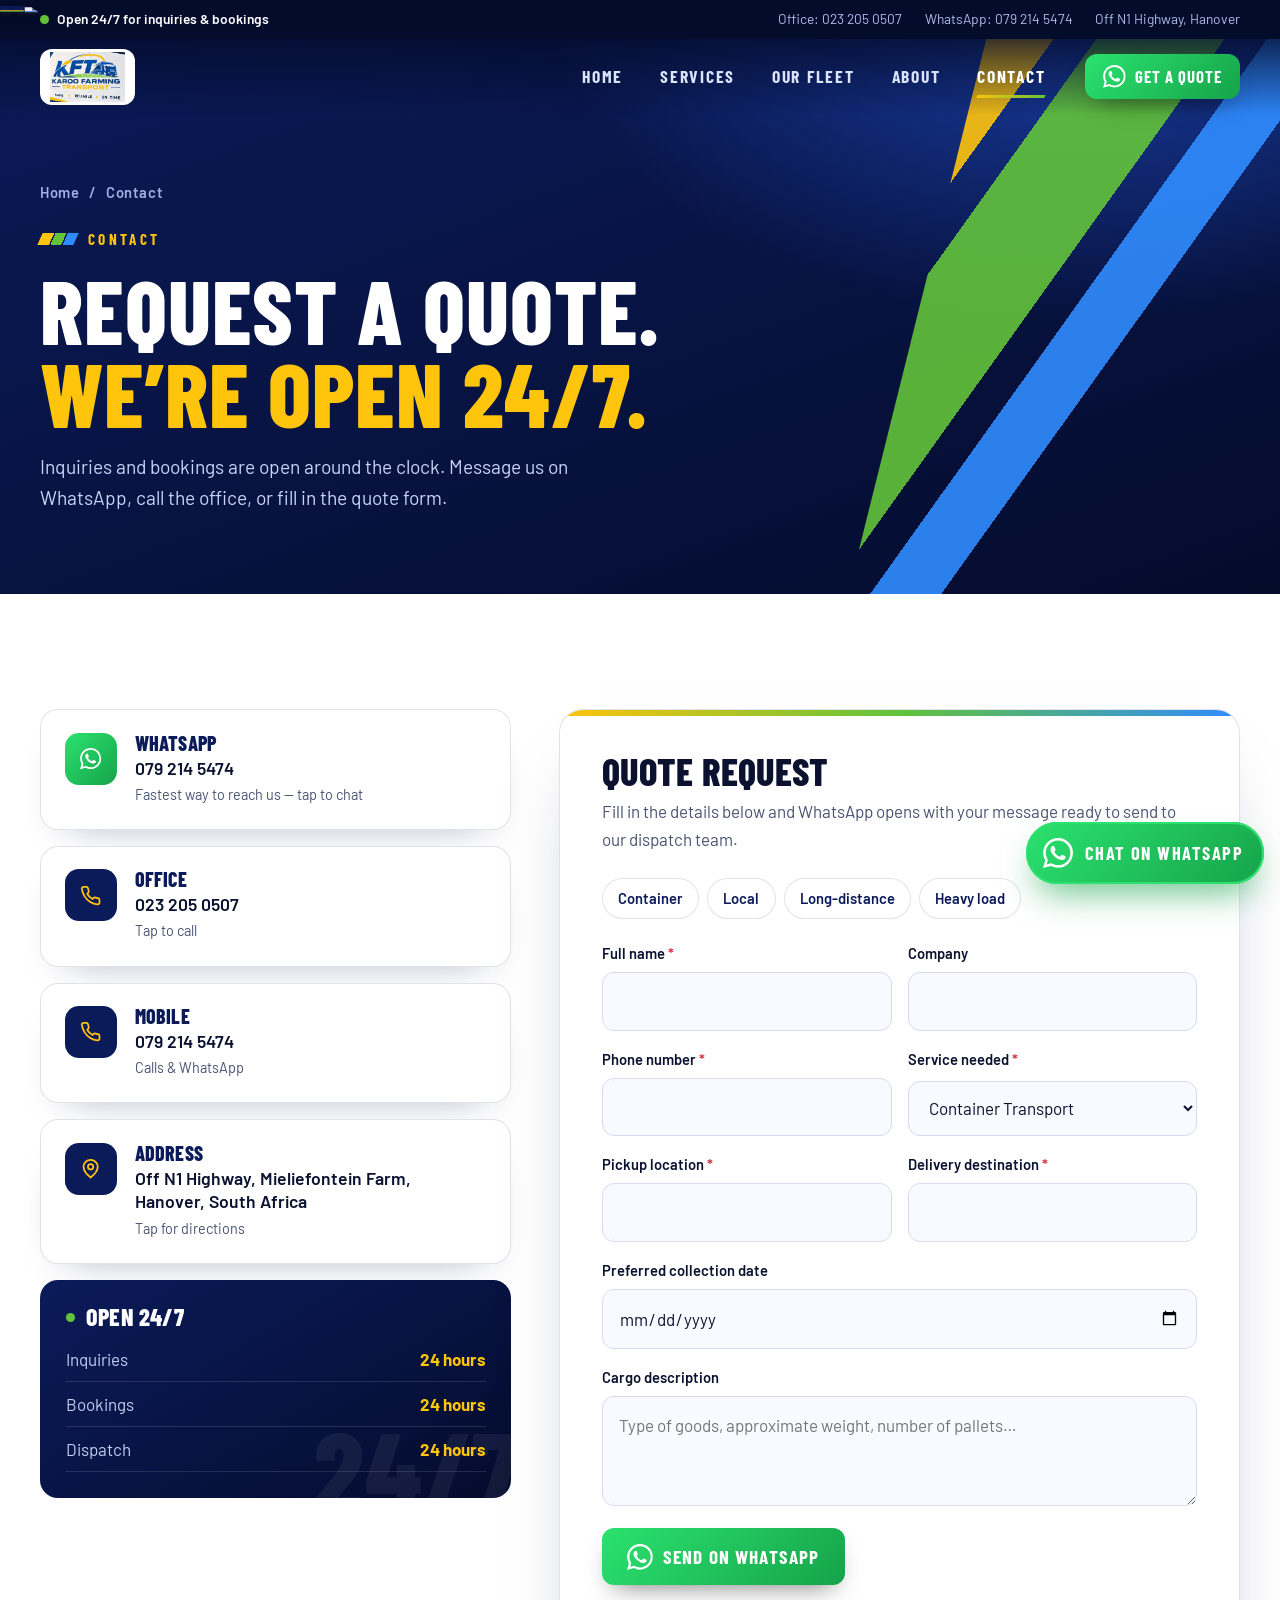
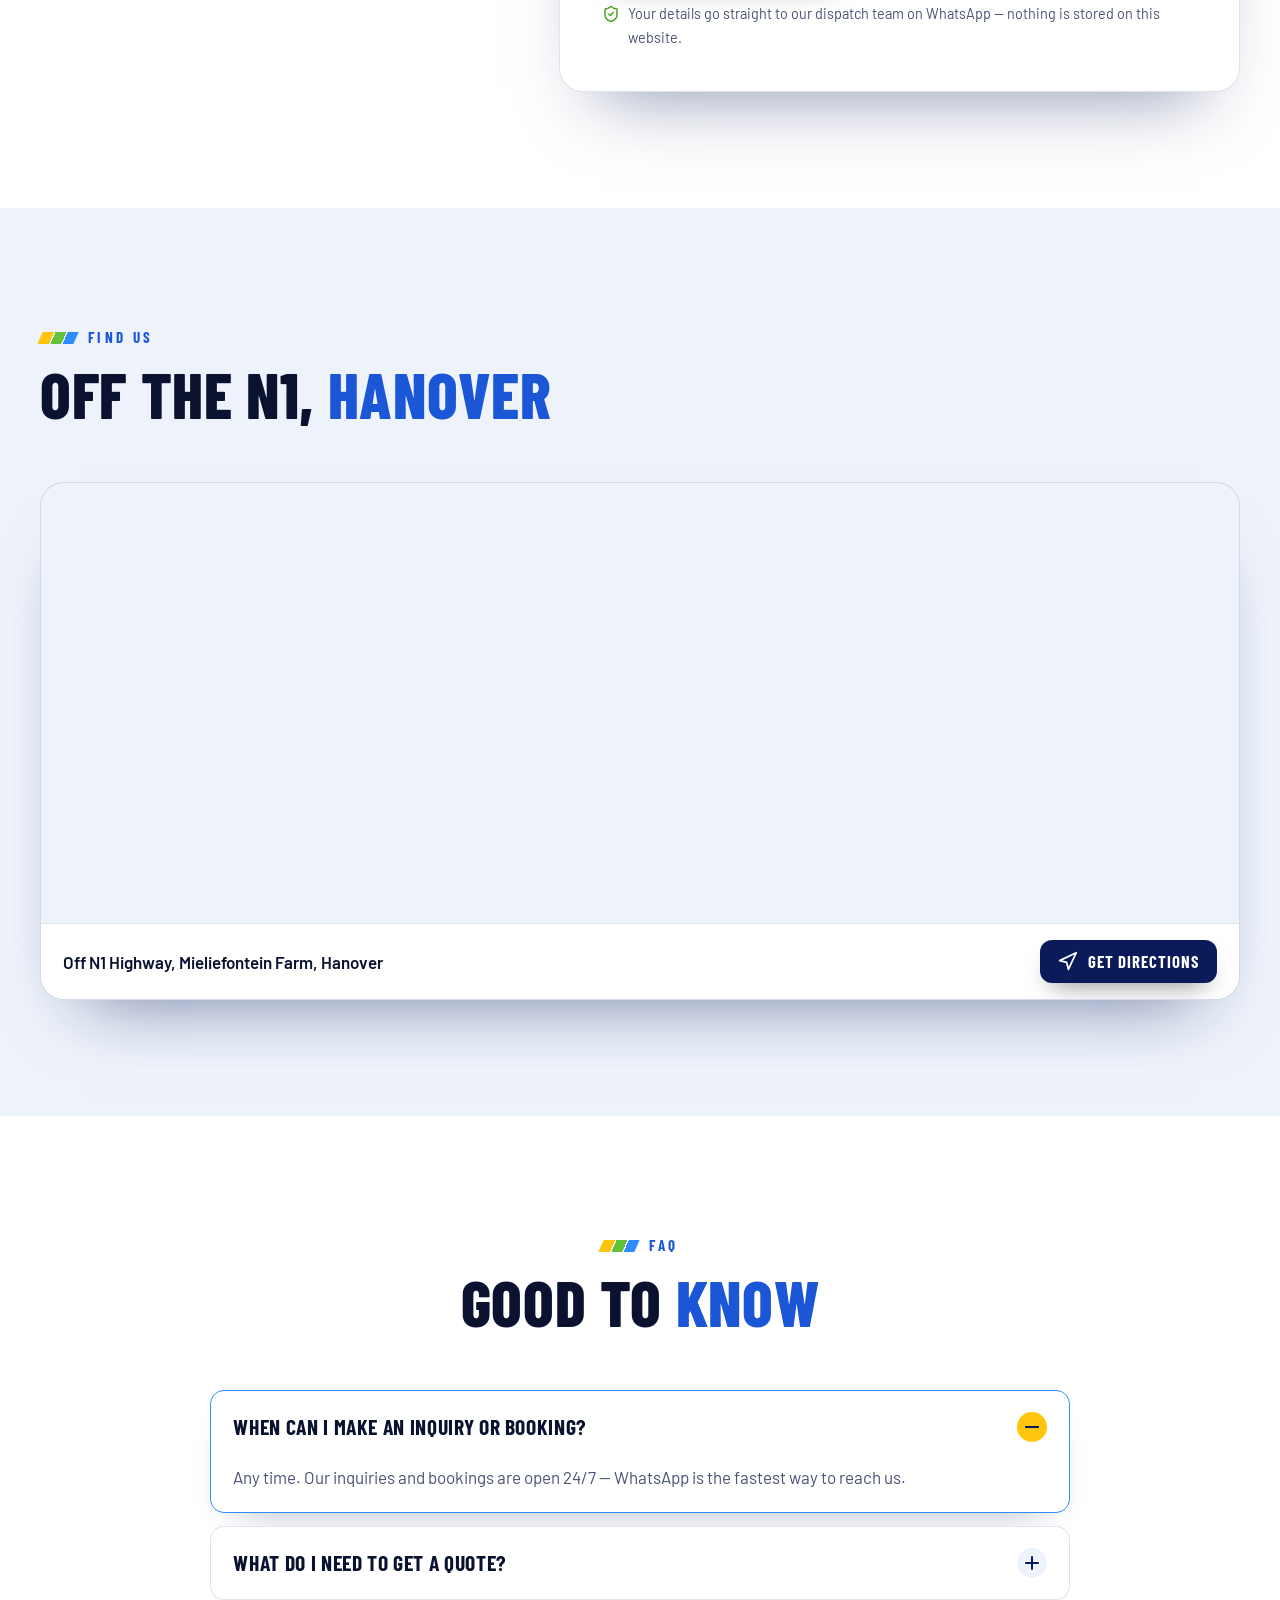
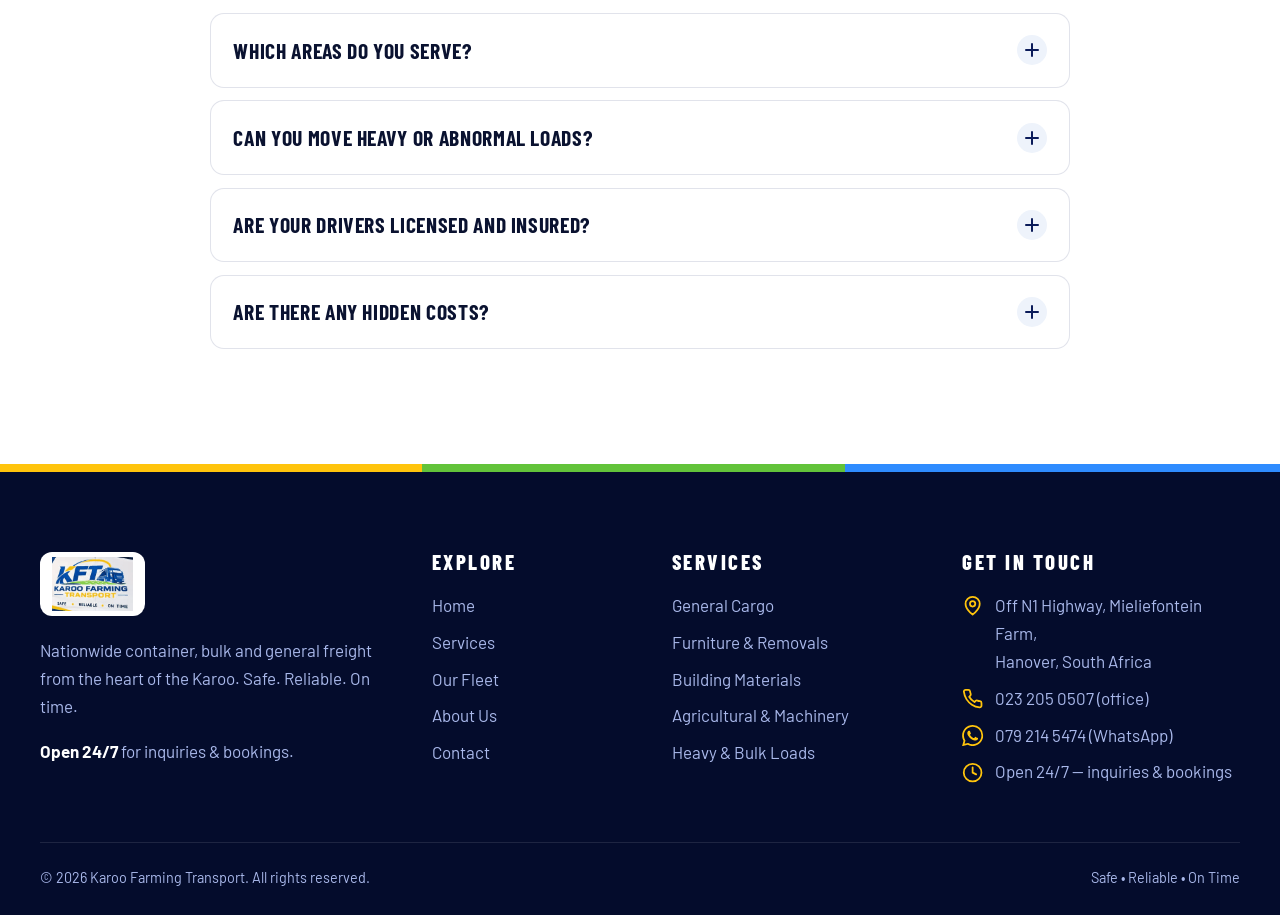
<file: contact.html>
<!doctype html>
<html lang="en-ZA">
<head>
<meta charset="utf-8">
<meta name="viewport" content="width=device-width,initial-scale=1,viewport-fit=cover">
<title>Contact & Quote | Karoo Farming Transport</title>
<meta name="description" content="Request a freight quote or book a collection via WhatsApp. Office 023 205 0507, WhatsApp 079 214 5474. Off N1 Highway, Hanover. Open 24/7.">
<meta name="theme-color" content="#0b1b5a">
<meta property="og:type" content="website">
<meta property="og:title" content="Contact & Quote | Karoo Farming Transport">
<meta property="og:description" content="Request a freight quote or book a collection via WhatsApp. Office 023 205 0507, WhatsApp 079 214 5474. Off N1 Highway, Hanover. Open 24/7.">
<meta property="og:image" content="assets/img/fleet-tipper-interlink.jpg">
<link rel="icon" href="assets/img/favicon.svg" type="image/svg+xml">
<link rel="preconnect" href="https://fonts.googleapis.com">
<link rel="preconnect" href="https://fonts.gstatic.com" crossorigin>
<link href="https://fonts.googleapis.com/css2?family=Barlow+Condensed:ital,wght@0,600;0,700;0,800;1,700;1,800&amp;family=Barlow:wght@400;500;600;700&amp;display=swap" rel="stylesheet">
<style>
/* =====================================================================
   Karoo Farming Transport — style.css
   Palette taken from the fleet livery: deep navy, royal blue, yellow, lime green.
   ===================================================================== */
:root{
  --navy-950:#040c2c; --navy-900:#07133f; --navy-800:#0b1b5a; --navy-700:#112577;
  --royal:#1a56d6; --sky:#2f8cff; --yellow:#ffc40c; --yellow-d:#e6ab00;
  --green:#62c33a; --green-d:#47a523;
  --ink:#0a1230; --text:#4a5373; --mist:#eef3fb; --white:#fff;
  --wa:#25d366; --wa-d:#128c7e;
  --line:rgba(11,27,90,.12);
  --font-d:'Barlow Condensed','Oswald','Roboto Condensed','Arial Narrow',Impact,sans-serif;
  --font-b:'Barlow','Inter',system-ui,-apple-system,'Segoe UI',Roboto,Helvetica,Arial,sans-serif;
  --ease:cubic-bezier(.2,.8,.2,1);
  --r:18px; --header-h:76px;
}

/* ---------- base ---------- */
*,*::before,*::after{box-sizing:border-box}
html{scroll-behavior:smooth;-webkit-text-size-adjust:100%}
body{margin:0;font-family:var(--font-b);color:var(--text);background:#fff;line-height:1.65;font-size:1.0625rem;overflow-x:hidden;transition:opacity .3s ease}
body.is-leaving{opacity:0}
img,svg{display:block;max-width:100%}
a{color:inherit;text-decoration:none}
h1,h2,h3,h4{font-family:var(--font-d);color:var(--ink);line-height:1;margin:0;text-transform:uppercase;letter-spacing:.01em;font-weight:800}
p{margin:0 0 1em}
ul{margin:0;padding:0;list-style:none}
button{font:inherit;cursor:pointer;border:0;background:none;color:inherit;padding:0}
:focus-visible{outline:3px solid var(--yellow);outline-offset:3px;border-radius:6px}
::selection{background:var(--yellow);color:var(--navy-950)}
.container{width:min(1200px,100% - 2.5rem);margin-inline:auto}
.sr-only{position:absolute;width:1px;height:1px;overflow:hidden;clip:rect(0 0 0 0);white-space:nowrap}
.skip{position:absolute;left:1rem;top:-4rem;z-index:300;background:var(--yellow);color:var(--navy-950);padding:.7rem 1rem;border-radius:8px;font-weight:700}
.skip:focus{top:1rem}
.ico{width:1.25em;height:1.25em;fill:none;stroke:currentColor;stroke-width:2;stroke-linecap:round;stroke-linejoin:round;flex:none}
.ico-fill{fill:currentColor;stroke:none}
section[id]{scroll-margin-top:calc(var(--header-h) + 14px)}

/* ---------- section scaffolding ---------- */
.section{padding:clamp(4rem,9vw,7.5rem) 0;position:relative}
.section--mist{background:var(--mist)}
.section--dark{background:linear-gradient(170deg,var(--navy-800),var(--navy-950));color:#c9d3f3}
.section--dark h2,.section--dark h3{color:#fff}
.eyebrow{display:inline-flex;align-items:center;gap:.75rem;font-family:var(--font-d);font-weight:700;letter-spacing:.22em;text-transform:uppercase;font-size:.95rem;color:var(--royal)}
.eyebrow::before{content:"";width:36px;height:12px;transform:skewX(-24deg);background:linear-gradient(90deg,var(--yellow) 0 32%,transparent 32% 36%,var(--green) 36% 66%,transparent 66% 70%,var(--sky) 70%)}
.section--dark .eyebrow,.hero .eyebrow,.page-hero .eyebrow{color:var(--yellow)}
.section-head{max-width:780px;margin-bottom:clamp(2rem,5vw,3.5rem)}
.section-head h2{font-size:clamp(2.3rem,5.2vw,4rem);margin:.7rem 0 1rem}
.section-head p{font-size:1.15rem;margin:0}
.section-head--center{margin-inline:auto;text-align:center}
.section-head--center .eyebrow{justify-content:center}
.accent{color:var(--royal)}
.section--dark .accent,.hero .accent,.page-hero .accent{color:var(--yellow)}

/* ---------- buttons ---------- */
.btn{--bg:var(--yellow);--fg:var(--navy-950);position:relative;display:inline-flex;align-items:center;justify-content:center;gap:.6rem;padding:.95rem 1.6rem;border-radius:12px;font-family:var(--font-d);font-weight:700;font-size:1.2rem;letter-spacing:.06em;text-transform:uppercase;line-height:1;background:var(--bg);color:var(--fg);overflow:hidden;isolation:isolate;transition:transform .35s var(--ease),box-shadow .35s var(--ease);box-shadow:0 12px 26px -12px rgba(0,0,0,.55);white-space:nowrap}
.btn::after{content:"";position:absolute;inset:0;z-index:-1;background:linear-gradient(105deg,transparent 35%,rgba(255,255,255,.45) 50%,transparent 65%);transform:translateX(-120%);transition:transform .8s var(--ease)}
.btn:hover{transform:translateY(-3px);box-shadow:0 18px 30px -12px rgba(0,0,0,.6)}
.btn:hover::after{transform:translateX(120%)}
.btn-wa{--bg:linear-gradient(135deg,#2be26f,#16a34a);--fg:#fff;background:var(--bg)}
.btn-wa .ico{width:1.35em;height:1.35em}
.btn-ghost{--bg:transparent;--fg:#fff;border:2px solid rgba(255,255,255,.4);box-shadow:none}
.btn-ghost:hover{border-color:var(--yellow);color:var(--yellow)}
.btn-navy{--bg:var(--navy-800);--fg:#fff}
.btn-outline{--bg:transparent;--fg:var(--navy-800);border:2px solid var(--navy-800);box-shadow:none}
.btn-outline:hover{background:var(--navy-800);color:#fff}
.btn-sm{padding:.7rem 1.1rem;font-size:1.05rem}
.btn-row{display:flex;flex-wrap:wrap;gap:.9rem}
.link-arrow{display:inline-flex;align-items:center;gap:.5rem;font-family:var(--font-d);font-weight:700;text-transform:uppercase;letter-spacing:.08em;font-size:1.15rem;color:var(--royal)}
.link-arrow .ico{transition:transform .3s var(--ease)}
.link-arrow:hover .ico{transform:translateX(5px)}

/* ---------- preloader / progress ---------- */
.preloader{position:fixed;inset:0;z-index:500;display:grid;place-items:center;background:var(--navy-950);transition:opacity .6s ease,visibility .6s}
.preloader.is-done{opacity:0;visibility:hidden}
.preloader__in{display:grid;gap:1.4rem;justify-items:center}
.preloader__logo{background:#fff;border-radius:16px;padding:10px 16px;width:190px;animation:pop .8s var(--ease) both}
.preloader__bar{width:190px;height:5px;border-radius:5px;background:rgba(255,255,255,.12);overflow:hidden}
.preloader__bar i{display:block;height:100%;width:40%;background:linear-gradient(90deg,var(--yellow),var(--green),var(--sky));border-radius:5px;animation:load 1s ease-in-out infinite}
@keyframes load{0%{transform:translateX(-110%)}100%{transform:translateX(280%)}}
@keyframes pop{from{opacity:0;transform:scale(.85) translateY(10px)}to{opacity:1;transform:none}}
.progress{position:fixed;left:0;right:0;top:0;height:5px;z-index:200;pointer-events:none}
.progress__bar{height:100%;transform-origin:left;transform:scaleX(var(--p,0));background:linear-gradient(90deg,var(--yellow),var(--green),var(--sky))}
.progress__truck{position:absolute;top:5px;left:calc(var(--p,0) * (100% - 38px));width:38px;color:var(--yellow);filter:drop-shadow(0 2px 3px rgba(0,0,0,.4));opacity:.95}
@media (max-width:640px){.progress__truck{display:none}}

/* ---------- header ---------- */
.site-header{position:fixed;inset:0 0 auto 0;z-index:150;transition:background .35s ease,box-shadow .35s ease,transform .35s var(--ease)}
.topbar{background:var(--navy-950);color:#aebce8;font-size:.86rem;max-height:44px;overflow:hidden;transition:max-height .35s var(--ease),opacity .35s}
.topbar__in{display:flex;justify-content:space-between;align-items:center;gap:1rem;padding:.5rem 0}
.topbar__links{display:flex;gap:1.4rem;flex-wrap:wrap}
.topbar a:hover{color:var(--yellow)}
.topbar__open{display:inline-flex;align-items:center;gap:.5rem;color:#fff;font-weight:600}
.dot{width:9px;height:9px;border-radius:50%;background:var(--green);box-shadow:0 0 0 0 rgba(98,195,58,.7);animation:ping 2s infinite;display:inline-block}
@keyframes ping{70%{box-shadow:0 0 0 9px rgba(98,195,58,0)}100%{box-shadow:0 0 0 0 rgba(98,195,58,0)}}
.navbar{background:linear-gradient(180deg,rgba(4,12,44,.78),rgba(4,12,44,0));backdrop-filter:blur(0);transition:background .35s ease,backdrop-filter .35s}
.navbar__in{display:flex;align-items:center;gap:1.5rem;height:var(--header-h)}
.site-header.is-scrolled .topbar{max-height:0;opacity:0}
.site-header.is-scrolled .navbar{background:rgba(7,19,63,.92);backdrop-filter:blur(14px) saturate(1.4);box-shadow:0 10px 30px -14px rgba(0,0,0,.6)}
.brand{background:#fff;border-radius:12px;padding:3px 10px;display:block;flex:none;transition:transform .35s var(--ease)}
.brand:hover{transform:scale(1.04) rotate(-1deg)}
.brand img{height:50px;width:auto}
.nav{display:flex;gap:.3rem;margin-left:auto}
.nav a{position:relative;padding:.6rem 1rem;color:#dbe4ff;font-family:var(--font-d);font-weight:700;letter-spacing:.1em;text-transform:uppercase;font-size:1.1rem}
.nav a::after{content:"";position:absolute;left:1rem;right:1rem;bottom:.2rem;height:3px;background:linear-gradient(90deg,var(--yellow),var(--green));transform:scaleX(0) skewX(-24deg);transform-origin:left;transition:transform .35s var(--ease)}
.nav a:hover,.nav a.is-active{color:#fff}
.nav a:hover::after,.nav a.is-active::after{transform:scaleX(1) skewX(-24deg)}
.nav__extra{display:none}
.burger{display:none;width:46px;height:46px;border-radius:12px;background:rgba(255,255,255,.1);margin-left:auto;position:relative;z-index:210}
.burger span{position:absolute;left:12px;right:12px;height:3px;border-radius:3px;background:#fff;transition:transform .35s var(--ease),opacity .2s,top .35s var(--ease)}
.burger span:nth-child(1){top:15px}.burger span:nth-child(2){top:22px}.burger span:nth-child(3){top:29px}
.nav-open .burger span:nth-child(1){top:22px;transform:rotate(45deg)}
.nav-open .burger span:nth-child(2){opacity:0}
.nav-open .burger span:nth-child(3){top:22px;transform:rotate(-45deg)}

/* ---------- hero ---------- */
.hero{position:relative;min-height:100svh;display:grid;align-items:center;color:#fff;overflow:hidden;padding:calc(var(--header-h) + 6.5rem) 0 8rem;background:radial-gradient(80% 65% at 82% 18%,#1a3fa6 0%,transparent 62%),radial-gradient(60% 50% at 8% 90%,rgba(47,140,255,.25),transparent 60%),linear-gradient(160deg,var(--navy-800),var(--navy-950))}
.hero::before{content:"";position:absolute;inset:0;background-image:linear-gradient(rgba(255,255,255,.045) 1px,transparent 1px),linear-gradient(90deg,rgba(255,255,255,.045) 1px,transparent 1px);background-size:64px 64px;mask-image:radial-gradient(70% 70% at 70% 40%,#000,transparent);-webkit-mask-image:radial-gradient(70% 70% at 70% 40%,#000,transparent)}
.livery{position:absolute;inset:auto 0 0 0;height:30%;pointer-events:none;overflow:hidden}
.livery span{position:absolute;left:-6%;width:112%;transform-origin:left bottom;transform:skewY(-6deg) translateX(-110%);animation:slideIn 1.3s var(--ease) forwards}
.livery .y{bottom:20%;height:20px;background:var(--yellow);animation-delay:.25s}
.livery .g{bottom:12%;height:30px;background:var(--green);animation-delay:.4s}
.livery .b{bottom:-14%;height:90px;background:var(--royal);animation-delay:.55s}
@keyframes slideIn{to{transform:skewY(-6deg) translateX(0)}}
.hero__grid{position:relative;display:grid;grid-template-columns:1.02fr 1fr;gap:clamp(2rem,4vw,4rem);align-items:center}
.hero__badge{display:inline-flex;align-items:center;gap:.7rem;padding:.5rem 1rem;border-radius:999px;background:rgba(255,255,255,.08);border:1px solid rgba(255,255,255,.16);font-size:.95rem;font-weight:600;color:#e6edff;backdrop-filter:blur(6px)}
.hero h1{font-size:clamp(2.9rem,6.4vw,5.8rem);line-height:.9;color:#fff;margin:1.3rem 0 1.5rem;letter-spacing:.005em}
.hero h1 .line{display:block;overflow:hidden;padding-bottom:.06em}
.hero h1 .line>span{display:block;transform:translateY(112%);transition:transform 1.1s var(--ease)}
.is-loaded .hero h1 .line>span{transform:none}
.hero h1 .line:nth-child(2)>span{transition-delay:.12s}
.hero h1 .line:nth-child(3)>span{transition-delay:.24s}
.hero__lead{font-size:clamp(1.05rem,1.6vw,1.25rem);color:#c8d4f7;max-width:560px}
.hero__fade{opacity:0;transform:translateY(24px);transition:opacity .9s var(--ease) .5s,transform .9s var(--ease) .5s}
.is-loaded .hero__fade{opacity:1;transform:none}
.hero__fade--2{transition-delay:.7s}.hero__fade--3{transition-delay:.9s}
.hero__trust{display:flex;flex-wrap:wrap;gap:.6rem 1.6rem;margin-top:2rem;color:#dbe4ff;font-weight:600;font-size:.98rem}
.hero__trust li{display:inline-flex;align-items:center;gap:.5rem}
.hero__trust .ico{color:var(--green);width:1.15em}

/* 3D photo stage */
.stage{perspective:1700px;position:relative}
.stage__inner{position:relative;aspect-ratio:1/.92;transform-style:preserve-3d;transform:rotateX(var(--rx,5deg)) rotateY(var(--ry,-14deg));transition:transform .12s linear}
.stage__panel{position:absolute;margin:0;border-radius:20px;overflow:hidden;border:1px solid rgba(255,255,255,.2);box-shadow:0 50px 80px -30px rgba(0,0,0,.75);background:var(--navy-900)}
.stage__panel img{width:100%;height:100%;object-fit:cover}
.stage__panel--main{inset:4% 0 18% 10%;transform:translateZ(70px);animation:float 8s ease-in-out infinite}
.stage__panel--back{inset:34% 28% 0 0;transform:translateZ(-30px);animation:float 9s ease-in-out -3s infinite}
.stage__panel--small{width:34%;aspect-ratio:1;right:-2%;bottom:2%;transform:translateZ(150px);animation:float 7s ease-in-out -1.5s infinite}
.stage__chip{position:absolute;display:flex;align-items:center;gap:.7rem;padding:.7rem 1rem;border-radius:14px;background:rgba(7,19,63,.82);border:1px solid rgba(255,255,255,.18);backdrop-filter:blur(10px);color:#fff;font-family:var(--font-d);font-weight:700;font-size:1.15rem;letter-spacing:.06em;text-transform:uppercase;line-height:1.05;box-shadow:0 20px 40px -18px rgba(0,0,0,.7)}
.stage__chip small{display:block;font-family:var(--font-b);font-weight:500;letter-spacing:0;text-transform:none;font-size:.78rem;color:#a9b8ea}
.stage__chip .ico{color:var(--yellow);width:1.7em;height:1.7em}
.stage__chip--a{left:0;top:6%;transform:translateZ(190px);animation:float 6s ease-in-out infinite}
.stage__chip--b{right:2%;top:46%;transform:translateZ(210px);animation:float 7s ease-in-out -2s infinite}
.stage__floor{position:absolute;left:5%;right:5%;bottom:-6%;height:20%;border-radius:50%;background:radial-gradient(closest-side,rgba(47,140,255,.5),transparent);transform:translateZ(-80px) rotateX(70deg);filter:blur(10px)}
@keyframes float{50%{translate:0 -12px}}

/* road strip */
.road{position:relative;background:#0a0f26;height:84px;overflow:hidden;border-block:4px solid var(--yellow)}
.road::before{content:"";position:absolute;left:0;right:0;top:50%;height:6px;margin-top:6px;background:repeating-linear-gradient(90deg,#fff 0 46px,transparent 46px 92px);animation:lane 1.2s linear infinite;opacity:.85}
@keyframes lane{to{background-position:-92px 0}}
.road__truck{position:absolute;bottom:20px;left:0;width:200px;animation:drive 16s linear infinite}
@keyframes drive{from{transform:translateX(-240px)}to{transform:translateX(calc(100vw + 40px))}}
.road__truck svg{width:100%;overflow:visible;filter:drop-shadow(0 6px 4px rgba(0,0,0,.5))}
.road__truck .wheel{transform-box:fill-box;transform-origin:center;animation:spin .5s linear infinite}
@keyframes spin{to{transform:rotate(360deg)}}

/* ---------- stats ---------- */
.stats{background:var(--navy-950);color:#fff;position:relative;z-index:2}
.stats__grid{display:grid;grid-template-columns:repeat(4,1fr)}
.stat{padding:2.6rem 1.4rem;text-align:center;border-left:1px solid rgba(255,255,255,.1)}
.stat:first-child{border-left:0}
.stat b{display:block;font-family:var(--font-d);font-size:clamp(3rem,6vw,4.8rem);line-height:1;font-weight:800;background:linear-gradient(180deg,#fff,#9fb7ff);-webkit-background-clip:text;background-clip:text;color:transparent}
.stat b em{font-style:normal;color:var(--yellow);-webkit-text-fill-color:var(--yellow)}
.stat span{display:block;margin-top:.5rem;color:#9fb0e6;font-size:.95rem;letter-spacing:.04em}

/* marquee */
.marquee{background:var(--yellow);color:var(--navy-950);overflow:hidden;white-space:nowrap;padding:.85rem 0;transform:skewY(-1deg);margin:-.5rem 0}
.marquee__track{display:inline-flex;gap:2.2rem;animation:marquee 38s linear infinite;padding-left:2.2rem}
.marquee span{font-family:var(--font-d);font-weight:800;font-size:1.5rem;letter-spacing:.12em;text-transform:uppercase;display:inline-flex;align-items:center;gap:2.2rem}
.marquee span::after{content:"";width:12px;height:12px;background:var(--navy-800);transform:skewX(-24deg)}
@keyframes marquee{to{transform:translateX(-50%)}}

/* ---------- services ---------- */
.grid-3{display:grid;grid-template-columns:repeat(3,1fr);gap:1.6rem}
.grid-2{display:grid;grid-template-columns:repeat(2,1fr);gap:1.6rem}
.grid-4{display:grid;grid-template-columns:repeat(4,1fr);gap:1.4rem}
.svc{position:relative;height:100%;padding:2.1rem 1.9rem 1.9rem;border-radius:var(--r);background:#fff;border:1px solid var(--line);box-shadow:0 18px 40px -24px rgba(11,27,90,.3);transform-style:preserve-3d;transform:perspective(900px) rotateX(var(--rx,0deg)) rotateY(var(--ry,0deg));transition:transform .3s var(--ease),box-shadow .4s;overflow:hidden;display:flex;flex-direction:column}
.svc::before{content:"";position:absolute;inset:0;background:radial-gradient(420px circle at var(--gx,50%) var(--gy,0%),rgba(47,140,255,.16),transparent 62%);opacity:0;transition:opacity .35s;pointer-events:none}
.svc::after{content:"";position:absolute;left:0;right:0;bottom:0;height:5px;background:linear-gradient(90deg,var(--yellow),var(--green),var(--sky));transform:scaleX(0);transform-origin:left;transition:transform .5s var(--ease)}
.svc:hover{box-shadow:0 36px 60px -26px rgba(11,27,90,.45)}
.svc:hover::before{opacity:1}.svc:hover::after{transform:scaleX(1)}
.svc__num{position:absolute;right:1.4rem;top:.6rem;font-family:var(--font-d);font-weight:800;font-size:4.6rem;line-height:1;color:rgba(11,27,90,.06)}
.svc__ico{width:60px;height:60px;border-radius:16px;background:linear-gradient(145deg,var(--navy-700),var(--navy-900));color:var(--yellow);display:grid;place-items:center;margin-bottom:1.3rem;transform:translateZ(46px);box-shadow:0 16px 24px -12px rgba(11,27,90,.6)}
.svc__ico .ico{width:28px;height:28px}
.svc h3{font-size:1.75rem;margin-bottom:.6rem;transform:translateZ(30px)}
.svc p{flex:1;margin-bottom:1.2rem;transform:translateZ(14px)}
.svc .link-arrow{transform:translateZ(22px);align-self:flex-start;color:var(--green-d)}
.tags{display:flex;flex-wrap:wrap;gap:.5rem;margin:.4rem 0 1.4rem}
.tags li{padding:.3rem .8rem;border-radius:999px;background:var(--mist);border:1px solid var(--line);font-size:.88rem;font-weight:600;color:var(--navy-800)}

/* ---------- 3D truck viewer ---------- */
.viewer{display:grid;grid-template-columns:1.4fr 1fr;gap:clamp(1.2rem,3vw,2.4rem);align-items:stretch}
.viewer__stage{position:relative;min-height:470px;border-radius:26px;overflow:hidden;background:radial-gradient(110% 80% at 50% 25%,#1b3f9f 0%,var(--navy-800) 48%,var(--navy-950) 100%);border:1px solid rgba(255,255,255,.14);box-shadow:0 40px 80px -40px rgba(0,0,0,.8);perspective:2100px;touch-action:pan-y;cursor:grab;user-select:none;-webkit-user-select:none}
.viewer__stage:active{cursor:grabbing}
.viewer__stage::before{content:"";position:absolute;inset:0;background-image:linear-gradient(rgba(255,255,255,.04) 1px,transparent 1px),linear-gradient(90deg,rgba(255,255,255,.04) 1px,transparent 1px);background-size:44px 44px;mask-image:radial-gradient(circle at 50% 60%,#000,transparent 75%);-webkit-mask-image:radial-gradient(circle at 50% 60%,#000,transparent 75%)}
.t3d{position:absolute;left:50%;top:62%;width:0;height:0;transform-style:preserve-3d;--u:24px}
.t3d.is-swap{animation:swap .7s var(--ease)}
@keyframes swap{from{scale:.85}to{scale:1}}
.t3d .glass{background:linear-gradient(135deg,#34509f,#101a44 60%,#3a56b0)}
.t3d .b{position:absolute;left:0;top:0;width:0;height:0;transform-style:preserve-3d;transform:translate3d(calc(var(--u)*var(--x)),calc(var(--u)*var(--y)*-1),calc(var(--u)*var(--z,0)))}
.t3d .f{position:absolute;overflow:hidden;backface-visibility:hidden;-webkit-backface-visibility:hidden;background:var(--c,#0b1b5a);width:calc(var(--u)*var(--w));height:calc(var(--u)*var(--h));left:calc(var(--u)*var(--w)/-2);top:calc(var(--u)*var(--h)/-2)}
.t3d .f::after{content:"";position:absolute;inset:0;background:var(--sh,transparent);pointer-events:none}
.t3d .f.r{--w:var(--bw);--h:var(--bh);transform:translateZ(calc(var(--u)*var(--bd)/2))}
.t3d .f.l{--w:var(--bw);--h:var(--bh);transform:rotateY(180deg) translateZ(calc(var(--u)*var(--bd)/2));--sh:rgba(0,0,0,.06)}
.t3d .f.t{--w:var(--bw);--h:var(--bd);transform:rotateX(90deg) translateZ(calc(var(--u)*var(--bh)/2));--sh:rgba(255,255,255,.16)}
.t3d .f.n{--w:var(--bd);--h:var(--bh);transform:rotateY(90deg) translateZ(calc(var(--u)*var(--bw)/2));--sh:rgba(0,0,0,.24)}
.t3d .f.k{--w:var(--bd);--h:var(--bh);transform:rotateY(-90deg) translateZ(calc(var(--u)*var(--bw)/2));--sh:rgba(0,0,0,.34)}
.t3d .cs{position:absolute;backface-visibility:hidden;-webkit-backface-visibility:hidden;background:var(--c,#111522)}
.t3d .disc{position:absolute;border-radius:50%;backface-visibility:hidden;-webkit-backface-visibility:hidden;background:radial-gradient(circle,#e63946 0 9%,#dfe6f2 10% 30%,#9aa6bb 31% 40%,#1a1e2e 41% 100%)}
.t3d .disc--tank{background:radial-gradient(circle,#e3e9f4 0 55%,#a9b4c8 100%)}
.t3d .ground{position:absolute;border-radius:50%;transform:rotateX(90deg) translateZ(-1px);background:radial-gradient(circle,rgba(47,140,255,.4) 0,rgba(17,37,119,.3) 45%,transparent 70%),repeating-radial-gradient(circle,transparent 0 calc(var(--u)*2.4),rgba(255,255,255,.07) calc(var(--u)*2.4) calc(var(--u)*2.4 + 1px));box-shadow:inset 0 0 0 2px rgba(255,196,12,.5)}
/* livery faces */
.t3d .liv-wall{background:repeating-linear-gradient(90deg,transparent 0 calc(var(--u)*1.4 - 2px),rgba(0,0,0,.3) calc(var(--u)*1.4 - 2px) calc(var(--u)*1.4)),linear-gradient(176deg,transparent 0 58%,var(--yellow) 58% 64%,transparent 64% 67%,var(--green) 67% 74%,transparent 74% 77%,var(--sky) 77% 80%,transparent 80%),var(--navy-800)}
.t3d .liv-cab{background:linear-gradient(to bottom,transparent 0 63%,var(--navy-800) 63%),linear-gradient(115deg,transparent 0 68%,var(--yellow) 68% 78%,transparent 78%),#f6f8ff}
.t3d .liv-cab--hi{background:#f6f8ff}
.t3d .chev{background:repeating-linear-gradient(45deg,#e11d2a 0 .7em,var(--yellow) .7em 1.4em)}
.t3d .fender{background:var(--navy-800)}
.t3d .fender.t{background:linear-gradient(90deg,var(--yellow) 0 40%,var(--green) 40% 70%,var(--navy-800) 70%)}
.t3d .grille{background:repeating-linear-gradient(0deg,#0d1226 0 .25em,#5b6684 .25em .32em)}
.decal{position:absolute;left:50%;top:44%;translate:-50% -50%;font-size:calc(var(--u)*var(--ds,.4));text-align:center;line-height:1;white-space:nowrap;font-family:var(--font-d);text-transform:uppercase;z-index:1}
.decal b{display:block;font-size:1.25em;font-style:italic;font-weight:800;color:#3d97ff;letter-spacing:-.02em;line-height:.9;text-shadow:0 0 .04em #fff}
.decal i{display:block;font-style:normal;font-weight:800;font-size:.4em;color:#fff;letter-spacing:.04em;margin-top:.1em}
.decal u{display:block;text-decoration:none;font-weight:800;font-size:.36em;color:var(--yellow);letter-spacing:.16em}
.decal s{display:block;text-decoration:none;font-size:.15em;color:#dfe7ff;letter-spacing:.2em;margin-top:.5em;font-weight:600}
.decal--light b{color:var(--royal);text-shadow:none}.decal--light i{color:var(--navy-800)}.decal--light u{color:#d99a00}.decal--light s{color:var(--navy-800)}
.viewer__tools{position:absolute;left:14px;right:14px;bottom:14px;display:flex;flex-wrap:wrap;gap:.4rem;align-items:center;z-index:3}
.viewer__tools button{min-width:44px;height:40px;padding:0 .9rem;border-radius:10px;background:rgba(255,255,255,.1);border:1px solid rgba(255,255,255,.18);color:#fff;font-family:var(--font-d);font-weight:700;letter-spacing:.08em;text-transform:uppercase;font-size:1rem;backdrop-filter:blur(6px);transition:background .25s,color .25s,transform .25s var(--ease)}
.viewer__tools button:hover{background:var(--yellow);color:var(--navy-950);transform:translateY(-2px)}
.viewer__tools button[aria-pressed="true"]{background:rgba(255,196,12,.18);border-color:var(--yellow);color:var(--yellow)}
.viewer__tools .sep{flex:1}
.viewer__hint{position:absolute;top:16px;left:50%;translate:-50% 0;display:flex;align-items:center;gap:.5rem;padding:.4rem .9rem;border-radius:999px;background:rgba(255,255,255,.1);color:#dbe4ff;font-size:.85rem;font-weight:600;z-index:3;transition:opacity .5s;pointer-events:none;white-space:nowrap}
.viewer__hint.is-hidden{opacity:0}
.viewer__panel{display:flex;flex-direction:column;gap:1.1rem;justify-content:center}
.viewer__tabs{display:flex;flex-wrap:wrap;gap:.5rem}
.viewer__tabs button{padding:.55rem 1rem;border-radius:10px;border:1.5px solid rgba(255,255,255,.22);color:#dbe4ff;font-family:var(--font-d);font-weight:700;letter-spacing:.08em;text-transform:uppercase;font-size:1.05rem;transition:all .3s var(--ease)}
.viewer__tabs button:hover{border-color:var(--yellow);color:var(--yellow)}
.viewer__tabs button[aria-selected="true"]{background:var(--yellow);border-color:var(--yellow);color:var(--navy-950)}
.viewer__panel h3{font-size:clamp(1.9rem,3.2vw,2.6rem);color:#fff}
.viewer__panel p{color:#c3cdf0;margin:0}
.specs{display:grid;gap:.1rem;margin:0}
.specs div{display:flex;justify-content:space-between;gap:1rem;padding:.65rem 0;border-bottom:1px solid rgba(255,255,255,.12)}
.specs dt{color:#93a4de;font-size:.92rem}
.specs dd{margin:0;color:#fff;font-weight:600;text-align:right;font-size:.98rem}
.viewer--light .specs div{border-color:var(--line)}
.no-3d .viewer__stage{display:grid;place-items:center}

/* fleet class cards */
.fleet-card{position:relative;height:100%;border-radius:var(--r);padding:2rem;background:linear-gradient(160deg,rgba(255,255,255,.08),rgba(255,255,255,.02));border:1px solid rgba(255,255,255,.14);overflow:hidden;display:flex;flex-direction:column;transform-style:preserve-3d;transform:perspective(900px) rotateX(var(--rx,0deg)) rotateY(var(--ry,0deg));transition:transform .3s var(--ease),border-color .3s}
.fleet-card:hover{border-color:rgba(255,196,12,.6)}
.fleet-card::before{content:"";position:absolute;inset:0;background:radial-gradient(420px circle at var(--gx,50%) var(--gy,0%),rgba(255,196,12,.14),transparent 62%);opacity:0;transition:opacity .35s;pointer-events:none}
.fleet-card:hover::before{opacity:1}
.fleet-card__tonnage{font-family:var(--font-d);font-weight:800;font-size:5.6rem;line-height:.9;color:var(--yellow);transform:translateZ(50px)}
.fleet-card__tonnage small{font-size:1.6rem;letter-spacing:.1em;color:#fff;margin-left:.3rem}
.fleet-card h3{font-size:1.7rem;margin:.6rem 0 .7rem;transform:translateZ(30px)}
.fleet-card p{color:#b9c6ef}
.checks{display:grid;gap:.55rem;margin:0 0 1.5rem;flex:1}
.checks li{display:flex;gap:.6rem;align-items:flex-start;font-weight:500}
.checks .ico{color:var(--green);margin-top:.28em;width:1.1em;height:1.1em}
.fleet-card .btn{align-self:flex-start}

/* ---------- coverflow gallery ---------- */
.coverflow{position:relative;perspective:1500px;height:clamp(300px,46vw,520px);user-select:none;-webkit-user-select:none;touch-action:pan-y;overflow:hidden}
.cf-item{position:absolute;left:50%;top:50%;width:min(62%,640px);aspect-ratio:4/3;margin:0;border-radius:18px;overflow:hidden;cursor:pointer;background:var(--navy-900);box-shadow:0 40px 60px -30px rgba(0,0,0,.7);border:1px solid rgba(255,255,255,.18);transition:transform .9s var(--ease),opacity .6s,filter .6s;transform-style:preserve-3d;transform:translate(-50%,-50%)}
.cf-item img{width:100%;height:100%;object-fit:cover;pointer-events:none}
.cf-item figcaption{position:absolute;inset:auto 0 0 0;padding:2.2rem 1.2rem .9rem;background:linear-gradient(transparent,rgba(4,12,44,.92));color:#fff;font-family:var(--font-d);font-weight:700;letter-spacing:.08em;text-transform:uppercase;font-size:1.15rem;opacity:0;transition:opacity .5s}
.cf-item.is-active figcaption{opacity:1}
.cf-btn{position:absolute;top:50%;translate:0 -50%;z-index:10;width:52px;height:52px;border-radius:50%;background:rgba(255,255,255,.12);border:1px solid rgba(255,255,255,.3);color:#fff;display:grid;place-items:center;backdrop-filter:blur(8px);transition:background .3s,color .3s,transform .3s var(--ease)}
.cf-btn:hover{background:var(--yellow);color:var(--navy-950);transform:scale(1.08)}
.cf-btn--prev{left:.4rem}.cf-btn--next{right:.4rem}
.cf-btn--prev .ico{transform:scaleX(-1)}
.cf-dots{display:flex;justify-content:center;gap:.5rem;margin-top:1.4rem}
.cf-dots button{width:34px;height:6px;border-radius:6px;background:rgba(255,255,255,.25);transform:skewX(-24deg);transition:background .3s,width .4s var(--ease)}
.cf-dots button[aria-current="true"]{background:var(--yellow);width:56px}

/* lightbox */
.lightbox{position:fixed;inset:0;z-index:400;background:rgba(4,12,44,.94);display:grid;place-items:center;padding:1.2rem;opacity:0;visibility:hidden;transition:opacity .35s,visibility .35s}
.lightbox.is-open{opacity:1;visibility:visible}
.lightbox figure{margin:0;max-width:min(1200px,100%);text-align:center}
.lightbox img{max-height:80vh;width:auto;margin:auto;border-radius:14px;box-shadow:0 40px 90px -20px #000;transform:scale(.94);transition:transform .5s var(--ease)}
.lightbox.is-open img{transform:none}
.lightbox figcaption{color:#fff;font-family:var(--font-d);text-transform:uppercase;letter-spacing:.1em;font-weight:700;margin-top:1rem;font-size:1.2rem}
.lightbox button{position:absolute;width:52px;height:52px;border-radius:50%;background:rgba(255,255,255,.12);color:#fff;display:grid;place-items:center}
.lightbox button:hover{background:var(--yellow);color:var(--navy-950)}
.lightbox .lb-close{top:1rem;right:1rem}
.lightbox .lb-prev{left:1rem;top:50%}.lightbox .lb-next{right:1rem;top:50%}
.lightbox .lb-prev .ico{transform:scaleX(-1)}

/* ---------- split / about ---------- */
.split{display:grid;grid-template-columns:1fr 1fr;gap:clamp(2rem,6vw,5rem);align-items:center}
.split--rev .split__media{order:2}
.photo-3d{perspective:1400px}
.photo-3d__in{position:relative;border-radius:22px;overflow:hidden;box-shadow:0 50px 80px -34px rgba(11,27,90,.6);transform:rotateY(var(--ry,-8deg)) rotateX(var(--rx,3deg));transition:transform .35s var(--ease);border:1px solid var(--line)}
.photo-3d__in img{width:100%;aspect-ratio:4/3;object-fit:cover}
.photo-3d__tag{position:absolute;left:1rem;bottom:1rem;padding:.6rem 1rem;border-radius:12px;background:rgba(7,19,63,.88);backdrop-filter:blur(8px);color:#fff;font-family:var(--font-d);font-weight:700;letter-spacing:.08em;text-transform:uppercase}
.photo-3d__tag b{color:var(--yellow)}
.lead{font-size:1.2rem;color:var(--ink)}
.split h2{font-size:clamp(2.3rem,5vw,3.8rem);margin:.7rem 0 1.2rem}

/* flip cards */
.flip{perspective:1100px;height:300px;cursor:pointer;outline-offset:6px}
.flip__in{position:relative;width:100%;height:100%;transform-style:preserve-3d;transition:transform .9s var(--ease)}
.flip.is-flipped .flip__in{transform:rotateY(180deg)}
@media (hover:hover){.flip:hover .flip__in{transform:rotateY(180deg)}}
.flip__face{position:absolute;inset:0;border-radius:var(--r);backface-visibility:hidden;-webkit-backface-visibility:hidden;padding:2rem;display:flex;flex-direction:column;justify-content:flex-end;overflow:hidden}
.flip__front{background:linear-gradient(155deg,var(--navy-700),var(--navy-950));color:#fff;box-shadow:0 30px 50px -26px rgba(11,27,90,.7)}
.flip__front::before{content:"";position:absolute;right:-20%;top:-10%;width:70%;height:120%;background:linear-gradient(115deg,var(--yellow) 0 18%,transparent 18% 24%,var(--green) 24% 44%,transparent 44% 50%,var(--sky) 50% 60%,transparent 60%);opacity:.9;transform:skewX(-12deg)}
.flip__front .ico{position:relative;width:54px;height:54px;color:var(--yellow);margin-bottom:auto}
.flip__front h3{position:relative;color:#fff;font-size:3rem}
.flip__front span{position:relative;color:#b9c6ef;font-size:.9rem;letter-spacing:.14em;text-transform:uppercase;font-weight:600}
.flip__back{background:#fff;border:1px solid var(--line);transform:rotateY(180deg);justify-content:center;box-shadow:0 30px 50px -26px rgba(11,27,90,.35)}
.flip__back h4{font-size:1.7rem;margin-bottom:.7rem;color:var(--royal)}
.flip__back p{margin:0}

/* N1 route */
.route{position:relative;background:linear-gradient(160deg,var(--navy-800),var(--navy-950));border-radius:26px;padding:clamp(1.5rem,4vw,3rem);color:#fff;overflow:hidden}
.route svg{width:100%;height:auto;overflow:visible}
.route__line{stroke:rgba(255,255,255,.18);stroke-width:10;fill:none;stroke-linecap:round}
.route__dash{stroke:#fff;stroke-width:2.5;fill:none;stroke-dasharray:3 14;animation:dashmove 1.4s linear infinite;stroke-linecap:round}
.route__prog{stroke:url(#rg);stroke-width:10;fill:none;stroke-linecap:round;stroke-dasharray:1;stroke-dashoffset:1}
.route.is-in .route__prog{animation:draw 3.2s var(--ease) .2s forwards}
@keyframes draw{to{stroke-dashoffset:0}}
@keyframes dashmove{to{stroke-dashoffset:-34}}
.route__city circle{fill:var(--navy-950);stroke:#fff;stroke-width:3}
.route__city text{fill:#dbe4ff;font-family:var(--font-d);font-weight:700;font-size:20px;letter-spacing:.1em;text-transform:uppercase}
.route__city--base circle{fill:var(--yellow);stroke:var(--navy-950);stroke-width:4}
.route__city--base text{fill:var(--yellow);font-size:24px}
.route__pulse{fill:none;stroke:var(--yellow);stroke-width:3;transform-box:fill-box;transform-origin:center;animation:pulse 2.4s ease-out infinite}
@keyframes pulse{from{transform:scale(.5);opacity:1}to{transform:scale(2.6);opacity:0}}
.route__legend{display:flex;flex-wrap:wrap;gap:1rem 2rem;margin-top:1.5rem;color:#aebce8;font-size:.95rem}

/* ---------- process ---------- */
.steps{display:grid;grid-template-columns:repeat(4,1fr);gap:1.4rem;position:relative}
.steps::before{content:"";position:absolute;left:8%;right:8%;top:34px;height:4px;background:var(--line);border-radius:4px}
.steps::after{content:"";position:absolute;left:8%;top:34px;height:4px;width:84%;border-radius:4px;background:linear-gradient(90deg,var(--yellow),var(--green),var(--sky));transform:scaleX(0);transform-origin:left;transition:transform 2s var(--ease) .2s}
.steps.is-in::after{transform:scaleX(1)}
.step{position:relative;text-align:center;padding:0 .6rem}
.step__n{width:72px;height:72px;margin:0 auto 1.2rem;border-radius:50%;display:grid;place-items:center;background:var(--navy-800);color:var(--yellow);font-family:var(--font-d);font-weight:800;font-size:2.2rem;border:6px solid #fff;box-shadow:0 14px 26px -12px rgba(11,27,90,.6);position:relative;z-index:1}
.step h3{font-size:1.5rem;margin-bottom:.5rem}
.step p{font-size:.98rem;margin:0}

/* testimonials */
.quote{position:relative;height:100%;padding:2.2rem;border-radius:var(--r);background:#fff;border:1px solid var(--line);box-shadow:0 24px 44px -28px rgba(11,27,90,.35)}
.quote::before{content:"\201C";position:absolute;right:1.4rem;top:-.3rem;font-family:var(--font-d);font-size:7rem;font-weight:800;color:var(--yellow);line-height:1}
.quote blockquote{margin:0 0 1.4rem;font-size:1.2rem;color:var(--ink);font-weight:500}
.quote footer{display:flex;align-items:center;gap:.9rem}
.quote__av{width:48px;height:48px;border-radius:50%;background:var(--navy-800);color:var(--yellow);display:grid;place-items:center;font-family:var(--font-d);font-weight:800;font-size:1.3rem}
.quote footer b{display:block;color:var(--ink)}
.quote footer span{font-size:.9rem}

/* CTA band */
.cta{position:relative;overflow:hidden;color:#fff;padding:clamp(3.5rem,8vw,6rem) 0;background:linear-gradient(120deg,var(--navy-800),var(--navy-950))}
.cta::before,.cta::after{content:"";position:absolute;top:0;bottom:0;transform:skewX(-24deg)}
.cta::before{right:6%;width:90px;background:var(--yellow);opacity:.95}
.cta::after{right:calc(6% + 110px);width:50px;background:var(--green)}
.cta__in{position:relative;z-index:1;display:grid;grid-template-columns:1.4fr 1fr;gap:2rem;align-items:center}
.cta h2{color:#fff;font-size:clamp(2.4rem,5.5vw,4.4rem)}
.cta p{color:#c3cdf0;font-size:1.15rem;margin:1rem 0 0;max-width:560px}
.cta .btn-row{justify-content:flex-end;padding-right:clamp(0px,9vw,140px)}

/* ---------- page hero ---------- */
.page-hero{position:relative;color:#fff;overflow:hidden;padding:calc(var(--header-h) + 6.5rem) 0 5rem;background:radial-gradient(70% 90% at 85% 0,#1a3fa6,transparent 60%),linear-gradient(160deg,var(--navy-800),var(--navy-950))}
.page-hero::after{content:"";position:absolute;right:-6%;top:0;bottom:0;width:34%;background:linear-gradient(115deg,var(--yellow) 0 12%,transparent 12% 18%,var(--green) 18% 36%,transparent 36% 42%,var(--sky) 42% 52%,transparent 52%);transform:skewX(-14deg);opacity:.9;pointer-events:none}
.page-hero .container{position:relative;z-index:1}
.page-hero h1{font-size:clamp(3rem,7vw,5.8rem);color:#fff;margin:1rem 0 1.1rem;line-height:.92}
.page-hero p{max-width:620px;color:#c8d4f7;font-size:1.2rem;margin:0}
.crumbs{display:flex;gap:.6rem;color:#9fb0e6;font-size:.92rem;font-weight:600;letter-spacing:.04em}
.crumbs a:hover{color:var(--yellow)}

/* ---------- contact ---------- */
.contact-grid{display:grid;grid-template-columns:.9fr 1.3fr;gap:clamp(1.5rem,4vw,3rem);align-items:start}
.info-card{display:flex;gap:1.1rem;align-items:flex-start;padding:1.4rem 1.5rem;border-radius:var(--r);background:#fff;border:1px solid var(--line);box-shadow:0 20px 40px -28px rgba(11,27,90,.4);transition:transform .35s var(--ease),border-color .3s}
a.info-card:hover{transform:translateX(8px);border-color:var(--sky)}
.info-card__ico{width:52px;height:52px;flex:none;border-radius:14px;background:var(--navy-800);color:var(--yellow);display:grid;place-items:center}
.info-card__ico--wa{background:linear-gradient(135deg,#2be26f,#16a34a);color:#fff}
.info-card h3{font-size:1.25rem;margin-bottom:.25rem;color:var(--navy-800)}
.info-card p{margin:0;color:var(--ink);font-weight:600;font-size:1.1rem;line-height:1.35}
.info-card small{display:block;color:var(--text);font-weight:400;font-size:.9rem;margin-top:.15rem}
.stack{display:grid;gap:1rem}
.open-card{padding:1.6rem;border-radius:var(--r);background:linear-gradient(150deg,var(--navy-800),var(--navy-950));color:#fff;position:relative;overflow:hidden}
.open-card::after{content:"24/7";position:absolute;right:-.5rem;bottom:-1.6rem;font-family:var(--font-d);font-weight:800;font-size:7rem;line-height:1;color:rgba(255,255,255,.06)}
.open-card h3{color:#fff;font-size:1.5rem;display:flex;align-items:center;gap:.7rem}
.open-card ul{margin-top:1rem;display:grid;gap:.5rem;position:relative;z-index:1}
.open-card li{display:flex;justify-content:space-between;gap:1rem;border-bottom:1px solid rgba(255,255,255,.12);padding-bottom:.5rem;color:#c3cdf0}
.open-card li b{color:var(--yellow)}
.form-card{padding:clamp(1.5rem,3.5vw,2.6rem);border-radius:24px;background:#fff;border:1px solid var(--line);box-shadow:0 40px 70px -40px rgba(11,27,90,.5);position:relative;overflow:hidden}
.form-card::before{content:"";position:absolute;left:0;right:0;top:0;height:6px;background:linear-gradient(90deg,var(--yellow),var(--green),var(--sky))}
.form-card h2{font-size:2.4rem;margin-bottom:.4rem}
.form-card>p{margin-bottom:1.6rem}
.form-grid{display:grid;grid-template-columns:1fr 1fr;gap:1rem}
.field{display:grid;gap:.4rem}
.field--full{grid-column:1/-1}
.field label{font-weight:600;font-size:.92rem;color:var(--ink)}
.field label i{color:#d62839;font-style:normal}
.field input,.field select,.field textarea{width:100%;padding:.9rem 1rem;border-radius:12px;border:1.5px solid #d5dcf0;background:#f8faff;font:inherit;color:var(--ink);transition:border-color .25s,box-shadow .25s,background .25s}
.field textarea{min-height:110px;resize:vertical}
.field input:focus,.field select:focus,.field textarea:focus{outline:0;border-color:var(--sky);background:#fff;box-shadow:0 0 0 4px rgba(47,140,255,.18)}
.field.has-error input,.field.has-error select{border-color:#d62839;background:#fff6f7}
.form-note{margin:1.1rem 0 0;font-size:.9rem;display:flex;gap:.5rem;align-items:flex-start}
.form-note .ico{color:var(--green-d);margin-top:.2em}
.form-ok{display:none;margin-top:1rem;padding:1rem 1.2rem;border-radius:12px;background:#ecfbea;color:#176b1c;font-weight:600}
.form-ok.is-show{display:block}
.chips{display:flex;flex-wrap:wrap;gap:.5rem;margin-bottom:1.4rem}
.chips button{padding:.45rem .95rem;border-radius:999px;border:1.5px solid var(--line);background:#fff;font-weight:600;font-size:.92rem;color:var(--navy-800);transition:all .25s}
.chips button:hover{border-color:var(--sky)}
.chips button.is-on{background:var(--navy-800);border-color:var(--navy-800);color:#fff}
.map{border-radius:24px;overflow:hidden;border:1px solid var(--line);box-shadow:0 40px 70px -44px rgba(11,27,90,.6);position:relative;background:var(--mist)}
.map iframe{width:100%;height:440px;border:0;display:block}
.map__bar{display:flex;justify-content:space-between;align-items:center;gap:1rem;flex-wrap:wrap;padding:1rem 1.4rem;background:#fff;border-top:1px solid var(--line)}
.map__bar p{margin:0;color:var(--ink);font-weight:600}
.faq{max-width:860px;margin-inline:auto;display:grid;gap:.8rem}
.faq__item{border:1px solid var(--line);border-radius:14px;background:#fff;overflow:hidden;transition:border-color .3s,box-shadow .3s}
.faq__item.is-open{border-color:var(--sky);box-shadow:0 20px 40px -28px rgba(11,27,90,.45)}
.faq__q{width:100%;display:flex;justify-content:space-between;align-items:center;gap:1rem;text-align:left;padding:1.15rem 1.4rem;font-family:var(--font-d);font-weight:700;font-size:1.35rem;letter-spacing:.03em;text-transform:uppercase;color:var(--ink)}
.faq__q i{width:30px;height:30px;border-radius:50%;background:var(--mist);position:relative;flex:none;transition:background .3s,transform .4s var(--ease)}
.faq__q i::before,.faq__q i::after{content:"";position:absolute;left:8px;right:8px;top:14px;height:2px;background:var(--navy-800);border-radius:2px;transition:transform .4s var(--ease)}
.faq__q i::after{transform:rotate(90deg)}
.faq__item.is-open .faq__q i{background:var(--yellow);transform:rotate(180deg)}
.faq__item.is-open .faq__q i::after{transform:rotate(0)}
.faq__a{display:grid;grid-template-rows:0fr;transition:grid-template-rows .5s var(--ease)}
.faq__item.is-open .faq__a{grid-template-rows:1fr}
.faq__a>div{overflow:hidden}
.faq__a p{padding:0 1.4rem 1.3rem;margin:0}

/* service rows */
.svc-row{display:grid;grid-template-columns:1fr 1fr;gap:clamp(1.5rem,5vw,4.5rem);align-items:center;padding:clamp(2rem,4vw,3rem) 0}
.svc-row+.svc-row{border-top:1px solid var(--line)}
.svc-row:nth-child(even) .svc-row__media{order:2}
.svc-row__no{font-family:var(--font-d);font-weight:800;font-size:1.2rem;letter-spacing:.2em;color:var(--royal)}
.svc-row h3{font-size:clamp(2rem,4vw,3rem);margin:.4rem 0 1rem}
.type-card{padding:1.8rem;border-radius:var(--r);background:rgba(255,255,255,.06);border:1px solid rgba(255,255,255,.14);height:100%;transition:transform .4s var(--ease),border-color .3s,background .3s;display:flex;flex-direction:column;gap:.6rem}
.type-card:hover{transform:translateY(-8px);border-color:var(--yellow);background:rgba(255,255,255,.1)}
.type-card .ico{width:34px;height:34px;color:var(--yellow)}
.type-card h3{font-size:1.5rem}
.type-card p{color:#b9c6ef;margin:0;flex:1}
.type-card .link-arrow{color:var(--yellow);font-size:1.05rem}
.brands{display:flex;flex-wrap:wrap;gap:1rem;justify-content:center}
.brand-pill{padding:1.1rem 2.2rem;border-radius:14px;background:#fff;border:1px solid var(--line);font-family:var(--font-d);font-weight:800;font-size:2.2rem;letter-spacing:.14em;color:var(--navy-800);box-shadow:0 20px 40px -28px rgba(11,27,90,.5);transition:transform .4s var(--ease),color .3s}
.brand-pill:hover{transform:translateY(-6px) rotateX(10deg);color:var(--royal)}

/* ---------- footer ---------- */
.site-footer{background:var(--navy-950);color:#a9b8ea;padding:clamp(3.5rem,7vw,5.5rem) 0 1.6rem;position:relative}
.site-footer::before{content:"";position:absolute;left:0;right:0;top:0;height:8px;background:linear-gradient(90deg,var(--yellow) 0 33%,var(--green) 33% 66%,var(--sky) 66%)}
.footer__grid{display:grid;grid-template-columns:1.4fr .8fr 1fr 1.1fr;gap:2.4rem}
.footer__brand img{background:#fff;border-radius:12px;padding:5px 12px;height:64px;width:auto;margin-bottom:1.2rem}
.site-footer h4{color:#fff;font-size:1.3rem;letter-spacing:.12em;margin-bottom:1.1rem}
.site-footer li{margin-bottom:.55rem}
.site-footer a:hover{color:var(--yellow)}
.footer__contact li{display:flex;gap:.7rem;align-items:flex-start}
.footer__contact .ico{color:var(--yellow);margin-top:.25em}
.footer__bottom{margin-top:3rem;padding-top:1.4rem;border-top:1px solid rgba(255,255,255,.1);display:flex;justify-content:space-between;gap:1rem;flex-wrap:wrap;font-size:.9rem}

/* ---------- WhatsApp widget ---------- */
.wa-widget{position:fixed;right:max(1rem,env(safe-area-inset-right));bottom:max(1rem,env(safe-area-inset-bottom));z-index:180;display:flex;flex-direction:column;align-items:flex-end;gap:.8rem}
.wa-fab{display:inline-flex;align-items:center;gap:.7rem;height:62px;padding:0 1.3rem 0 1.1rem;border-radius:999px;background:linear-gradient(135deg,#2be26f,#16a34a);color:#fff;font-family:var(--font-d);font-weight:700;letter-spacing:.08em;text-transform:uppercase;font-size:1.15rem;box-shadow:0 18px 34px -10px rgba(22,163,74,.65);position:relative;transition:transform .35s var(--ease)}
.wa-fab:hover{transform:translateY(-3px) scale(1.03)}
.wa-fab .ico{width:30px;height:30px}
.wa-fab::before{content:"";position:absolute;inset:0;border-radius:inherit;border:2px solid #2be26f;animation:fabring 2.6s ease-out infinite}
@keyframes fabring{from{transform:scale(1);opacity:.9}to{transform:scale(1.45);opacity:0}}
.wa-panel{width:min(360px,calc(100vw - 2rem));border-radius:20px;overflow:hidden;background:#efeae2;box-shadow:0 40px 80px -20px rgba(0,0,0,.6);transform-origin:bottom right;transform:translateY(14px) scale(.9);opacity:0;visibility:hidden;transition:transform .45s var(--ease),opacity .3s,visibility .3s}
.wa-widget.is-open .wa-panel{transform:none;opacity:1;visibility:visible}
.wa-panel__head{display:flex;align-items:center;gap:.8rem;padding:1rem 1.1rem;background:linear-gradient(135deg,#0f7a6b,#075e54);color:#fff}
.wa-panel__head img{width:48px;height:48px;border-radius:50%;background:#fff;object-fit:cover;object-position:left 40%;padding:2px}
.wa-panel__head b{display:block;font-size:1.02rem}
.wa-panel__head span{font-size:.82rem;opacity:.9;display:flex;align-items:center;gap:.4rem}
.wa-panel__head button{margin-left:auto;width:36px;height:36px;border-radius:50%;display:grid;place-items:center;background:rgba(255,255,255,.14)}
.wa-panel__body{padding:1rem;max-height:min(60vh,430px);overflow:auto;background:#efeae2 url("data:image/svg+xml,%3Csvg xmlns='http://www.w3.org/2000/svg' width='40' height='40'%3E%3Ccircle cx='4' cy='4' r='1.4' fill='%23d9d2c5'/%3E%3C/svg%3E")}
.wa-bubble{background:#fff;border-radius:0 14px 14px 14px;padding:.8rem 1rem;color:#1f2a37;font-size:.96rem;box-shadow:0 1px 1px rgba(0,0,0,.12);margin:0 0 .9rem;max-width:92%;line-height:1.45}
.wa-options{display:grid;gap:.45rem}
.wa-options a{display:flex;align-items:center;justify-content:space-between;gap:.6rem;padding:.7rem 1rem;border-radius:12px;background:#fff;color:#075e54;font-weight:600;font-size:.96rem;box-shadow:0 1px 1px rgba(0,0,0,.12);transition:transform .25s var(--ease),background .25s}
.wa-options a:hover{background:#dcf8c6;transform:translateX(4px)}
.wa-options .ico{width:1.05em;height:1.05em}
.wa-panel__foot{padding:.7rem 1rem;background:#f7f4ee;font-size:.78rem;color:#5b6573;text-align:center}
.wa-teaser{position:absolute;right:0;bottom:78px;width:max-content;max-width:250px;padding:.75rem 1rem;border-radius:14px 14px 4px 14px;background:#fff;color:#1f2a37;font-size:.92rem;font-weight:600;box-shadow:0 20px 40px -14px rgba(0,0,0,.5);opacity:0;transform:translateY(8px);transition:opacity .4s,transform .4s var(--ease);pointer-events:none}
.wa-teaser.is-show{opacity:1;transform:none}
.mbar{display:none}

/* ---------- reveal ---------- */
.reveal{opacity:0;transform:translateY(36px);transition:opacity .9s var(--ease),transform .9s var(--ease);transition-delay:calc(var(--i,0) * 90ms)}
.reveal--l{transform:translateX(-50px)}.reveal--r{transform:translateX(50px)}
.reveal--zoom{transform:scale(.92) translateY(20px)}
.reveal.is-in{opacity:1;transform:none}
html:not(.js) .reveal{opacity:1;transform:none}
html:not(.js) .preloader{display:none}
html:not(.js) .hero h1 .line>span,html:not(.js) .hero__fade{transform:none;opacity:1}

/* ---------- responsive ---------- */
@media (max-width:1100px){
  .grid-4{grid-template-columns:repeat(2,1fr)}
  .footer__grid{grid-template-columns:1fr 1fr}
  .viewer{grid-template-columns:1fr}
  .viewer__stage{min-height:440px}
}
@media (max-width:980px){
  .hero__grid,.split,.contact-grid,.cta__in,.svc-row{grid-template-columns:1fr}
  .split--rev .split__media,.svc-row:nth-child(even) .svc-row__media{order:0}
  .hero{padding-top:calc(var(--header-h) + 4.5rem);min-height:0}
  .stage{max-width:620px;margin-inline:auto;width:100%}
  .grid-3{grid-template-columns:repeat(2,1fr)}
  .steps{grid-template-columns:repeat(2,1fr);row-gap:2.4rem}
  .steps::before,.steps::after{display:none}
  .cta .btn-row{justify-content:flex-start;padding-right:0}
  .stats__grid{grid-template-columns:repeat(2,1fr)}
  .stat:nth-child(3){border-left:0}
  .stat{border-bottom:1px solid rgba(255,255,255,.1)}
  .page-hero::after{opacity:.35}
}
@media (max-width:900px){
  .topbar__links span{display:none}
  .burger{display:block}
  .navbar__in>.nav__cta{display:none}
  .nav{position:fixed;inset:0;flex-direction:column;justify-content:center;align-items:center;gap:.6rem;margin:0;background:linear-gradient(160deg,var(--navy-800),var(--navy-950));z-index:205;clip-path:circle(0 at calc(100% - 38px) 38px);transition:clip-path .7s var(--ease);visibility:hidden}
  .nav-open .nav{clip-path:circle(150% at calc(100% - 38px) 38px);visibility:visible}
  .nav a{font-size:2.4rem;padding:.4rem 1rem;opacity:0;transform:translateY(20px);transition:opacity .5s var(--ease),transform .5s var(--ease)}
  .nav-open .nav a{opacity:1;transform:none;transition-delay:calc(.15s + var(--n,0) * 70ms)}
  .nav__extra{display:flex;gap:.8rem;margin-top:1.6rem;flex-wrap:wrap;justify-content:center}
  .nav .nav__extra a{font-size:1.15rem;padding:.9rem 1.3rem}
  body.nav-open{overflow:hidden}
  .nav-open .burger{position:fixed;right:1.25rem;top:1.1rem}
}
@media (max-width:760px){
  :root{--header-h:66px}
  body{padding-bottom:70px;font-size:1rem}
  .brand img{height:42px}
  .topbar{display:none}
  .grid-3,.grid-2,.grid-4{grid-template-columns:1fr}
  .form-grid{grid-template-columns:1fr}
  .footer__grid{grid-template-columns:1fr}
  .stage__chip{font-size:.95rem;padding:.5rem .75rem}
  .stage__panel--small{display:none}
  .viewer__stage{min-height:380px}
  .viewer__hint{font-size:.78rem}
  .viewer__tools button{min-width:40px;height:38px;padding:0 .65rem;font-size:.92rem}
  .flip{height:250px}
  .coverflow{height:clamp(260px,72vw,380px)}
  .cf-item{width:72%}
  .cf-btn{width:44px;height:44px}
  .wa-widget{bottom:calc(76px + env(safe-area-inset-bottom))}
  .wa-fab span{display:none}.wa-fab{width:58px;height:58px;padding:0;justify-content:center}
  .wa-teaser{bottom:70px}
  .mbar{display:grid;grid-template-columns:1fr 1.3fr 1fr;position:fixed;left:0;right:0;bottom:0;z-index:170;background:rgba(4,12,44,.96);backdrop-filter:blur(12px);border-top:3px solid var(--yellow);padding-bottom:env(safe-area-inset-bottom)}
  .mbar a{display:flex;flex-direction:column;align-items:center;justify-content:center;gap:.15rem;padding:.55rem .3rem;color:#fff;font-family:var(--font-d);font-weight:700;letter-spacing:.08em;font-size:.95rem;text-transform:uppercase}
  .mbar a:nth-child(2){background:linear-gradient(135deg,#2be26f,#16a34a)}
  .mbar .ico{width:22px;height:22px}
  .page-hero{padding-bottom:3.5rem}
  .map iframe{height:330px}
  .steps{grid-template-columns:1fr}
  .cta::before,.cta::after{opacity:.35}
  .hero__trust{flex-direction:column}
  .btn{padding:.9rem 1.2rem;font-size:1.1rem}
  .btn-row .btn{flex:1 1 auto}
}
@media (max-width:420px){.stats__grid{grid-template-columns:1fr 1fr}.stat{padding:1.8rem .6rem}}

@media (prefers-reduced-motion:reduce){
  *,*::before,*::after{animation-duration:.01ms!important;animation-iteration-count:1!important;transition-duration:.01ms!important;scroll-behavior:auto!important}
  .reveal{opacity:1;transform:none}
  .hero h1 .line>span,.hero__fade{transform:none;opacity:1}
  .marquee__track,.road__truck{animation:none}
}
.svc .btn{align-self:flex-start}
.svc-row .btn{margin-top:.4rem}
.svc-row__media .photo-3d__in img{aspect-ratio:4/3}

</style>

<noscript><style>.preloader{display:none}</style></noscript>
</head>
<body>
<a class="skip" href="#main">Skip to content</a>
<svg xmlns="http://www.w3.org/2000/svg" style="display:none" aria-hidden="true">
<symbol id="i-wa" viewBox="0 0 24 24"><path d="M17.472 14.382c-.297-.149-1.758-.867-2.03-.967-.273-.099-.471-.148-.67.15-.197.297-.767.966-.94 1.164-.173.199-.347.223-.644.075-.297-.15-1.255-.463-2.39-1.475-.883-.788-1.48-1.761-1.653-2.059-.173-.297-.018-.458.13-.606.134-.133.298-.347.446-.52.149-.174.198-.298.298-.497.099-.198.05-.371-.025-.52-.075-.149-.669-1.612-.916-2.207-.242-.579-.487-.5-.669-.51-.173-.008-.371-.01-.57-.01-.198 0-.52.074-.792.372-.272.297-1.04 1.016-1.04 2.479 0 1.462 1.065 2.875 1.213 3.074.149.198 2.096 3.2 5.077 4.487.709.306 1.262.489 1.694.625.712.227 1.36.195 1.871.118.571-.085 1.758-.719 2.006-1.413.248-.694.248-1.289.173-1.413-.074-.124-.272-.198-.57-.347m-5.421 7.403h-.004a9.87 9.87 0 01-5.031-1.378l-.361-.214-3.741.982.998-3.648-.235-.374a9.86 9.86 0 01-1.51-5.26c.001-5.45 4.436-9.884 9.888-9.884 2.64 0 5.122 1.03 6.988 2.898a9.825 9.825 0 012.893 6.994c-.003 5.45-4.437 9.884-9.885 9.884m8.413-18.297A11.815 11.815 0 0012.05 0C5.495 0 .16 5.335.157 11.892c0 2.096.547 4.142 1.588 5.945L.057 24l6.305-1.654a11.882 11.882 0 005.683 1.448h.005c6.554 0 11.89-5.335 11.893-11.893a11.821 11.821 0 00-3.48-8.413Z"/></symbol>
<symbol id="i-phone" viewBox="0 0 24 24"><path d="M22 16.92v3a2 2 0 0 1-2.18 2 19.79 19.79 0 0 1-8.63-3.07 19.5 19.5 0 0 1-6-6 19.79 19.79 0 0 1-3.07-8.67A2 2 0 0 1 4.11 2h3a2 2 0 0 1 2 1.72 12.84 12.84 0 0 0 .7 2.81 2 2 0 0 1-.45 2.11L8.09 9.91a16 16 0 0 0 6 6l1.27-1.27a2 2 0 0 1 2.11-.45 12.84 12.84 0 0 0 2.81.7A2 2 0 0 1 22 16.92z"/></symbol>
<symbol id="i-pin" viewBox="0 0 24 24"><path d="M20 10c0 6-8 12-8 12s-8-6-8-12a8 8 0 0 1 16 0Z"/><circle cx="12" cy="10" r="3"/></symbol>
<symbol id="i-clock" viewBox="0 0 24 24"><circle cx="12" cy="12" r="10"/><polyline points="12 6 12 12 16 14"/></symbol>
<symbol id="i-truck" viewBox="0 0 24 24"><path d="M14 18V6a2 2 0 0 0-2-2H4a2 2 0 0 0-2 2v11a1 1 0 0 0 1 1h2"/><path d="M15 18H9"/><path d="M19 18h2a1 1 0 0 0 1-1v-3.65a1 1 0 0 0-.22-.624l-3.48-4.35A1 1 0 0 0 17.52 8H14"/><circle cx="17" cy="18" r="2"/><circle cx="7" cy="18" r="2"/></symbol>
<symbol id="i-box" viewBox="0 0 24 24"><path d="m7.5 4.27 9 5.15"/><path d="M21 8a2 2 0 0 0-1-1.73l-7-4a2 2 0 0 0-2 0l-7 4A2 2 0 0 0 3 8v8a2 2 0 0 0 1 1.73l7 4a2 2 0 0 0 2 0l7-4A2 2 0 0 0 21 16Z"/><path d="m3.3 7 8.7 5 8.7-5"/><path d="M12 22V12"/></symbol>
<symbol id="i-home" viewBox="0 0 24 24"><path d="m3 9 9-7 9 7v11a2 2 0 0 1-2 2H5a2 2 0 0 1-2-2z"/><polyline points="9 22 9 12 15 12 15 22"/></symbol>
<symbol id="i-layers" viewBox="0 0 24 24"><path d="m12.83 2.18a2 2 0 0 0-1.66 0L2.6 6.08a1 1 0 0 0 0 1.83l8.58 3.91a2 2 0 0 0 1.66 0l8.58-3.9a1 1 0 0 0 0-1.83Z"/><path d="m22 17.65-9.17 4.16a2 2 0 0 1-1.66 0L2 17.65"/><path d="m22 12.65-9.17 4.16a2 2 0 0 1-1.66 0L2 12.65"/></symbol>
<symbol id="i-cart" viewBox="0 0 24 24"><circle cx="8" cy="21" r="1"/><circle cx="19" cy="21" r="1"/><path d="M2.05 2.05h2l2.66 12.42a2 2 0 0 0 2 1.58h9.78a2 2 0 0 0 1.95-1.57l1.65-7.43H5.12"/></symbol>
<symbol id="i-sprout" viewBox="0 0 24 24"><path d="M7 20h10"/><path d="M10 20c5.5-2.5.8-6.4 3-10"/><path d="M9.5 9.4c1.1.8 1.8 2.2 2.3 3.7-2 .4-3.5.4-4.8-.3-1.2-.6-2.3-1.9-3-4.2 2.8-.5 4.4 0 5.5.8z"/><path d="M14.1 6a7 7 0 0 0-1.1 4c1.9-.1 3.3-.6 4.3-1.4 1-1 1.6-2.3 1.7-4.6-2.7.1-4 1-4.9 2z"/></symbol>
<symbol id="i-weight" viewBox="0 0 24 24"><circle cx="12" cy="5" r="3"/><path d="M6.5 8a2 2 0 0 0-1.905 1.46L2.1 18.5A2 2 0 0 0 4 21h16a2 2 0 0 0 1.925-2.54L19.4 9.5A2 2 0 0 0 17.48 8Z"/></symbol>
<symbol id="i-shield" viewBox="0 0 24 24"><path d="M20 13c0 5-3.5 7.5-7.66 8.95a1 1 0 0 1-.67-.01C7.5 20.5 4 18 4 13V6a1 1 0 0 1 1-1c2 0 4.5-1.2 6.24-2.72a1.17 1.17 0 0 1 1.52 0C14.51 3.81 17 5 19 5a1 1 0 0 1 1 1z"/><path d="m9 12 2 2 4-4"/></symbol>
<symbol id="i-check" viewBox="0 0 24 24"><path d="M20 6 9 17l-5-5"/></symbol>
<symbol id="i-arrow" viewBox="0 0 24 24"><path d="M5 12h14"/><path d="m12 5 7 7-7 7"/></symbol>
<symbol id="i-gps" viewBox="0 0 24 24"><polygon points="3 11 22 2 13 21 11 13 3 11"/></symbol>
<symbol id="i-map" viewBox="0 0 24 24"><polygon points="3 6 9 3 15 6 21 3 21 18 15 21 9 18 3 21"/><line x1="9" x2="9" y1="3" y2="18"/><line x1="15" x2="15" y1="6" y2="21"/></symbol>
<symbol id="i-x" viewBox="0 0 24 24"><path d="M18 6 6 18"/><path d="m6 6 12 12"/></symbol>
<symbol id="i-drag" viewBox="0 0 24 24"><path d="M16.47 7.5C15.64 4.24 13.95 2 12 2 9.24 2 7 6.48 7 12s2.24 10 5 10c.34 0 .68-.07 1-.2"/><path d="m15.19 13.71 3.82 1.86-1.86 3.81"/><path d="M19 15.57c-1.8.89-4.27 1.43-7 1.43-5.57 0-10-2.24-10-5s4.43-5 10-5c4.44 0 8.22 1.43 9.5 3.4"/></symbol>
<symbol id="i-handshake" viewBox="0 0 24 24"><path d="m11 17 2 2a1 1 0 1 0 3-3"/><path d="m14 14 2.5 2.5a1 1 0 1 0 3-3l-3.88-3.88a3 3 0 0 0-4.24 0l-.88.88a1 1 0 1 1-3-3l2.81-2.81a5.79 5.79 0 0 1 7.06-.87l.47.28a2 2 0 0 0 1.42.25L21 4"/><path d="m21 3 1 11h-2"/><path d="M3 3 2 14l6.5 6.5a1 1 0 1 0 3-3"/><path d="M3 4h8"/></symbol>
<symbol id="i-tick-box" viewBox="0 0 24 24"><rect x="3" y="3" width="18" height="18" rx="4"/><path d="m8 12 3 3 5-6"/></symbol>
<symbol id="i-truck-side" viewBox="0 0 240 74"><rect x="0" y="6" width="150" height="40" rx="4" fill="#0b1b5a"/><rect x="0" y="33" width="150" height="5" fill="#ffc40c"/><rect x="0" y="39" width="150" height="4" fill="#62c33a"/><path d="M156 14h44l22 20 14 4v10h-80z" fill="#f6f8ff"/><path d="M204 19l15 15h-15z" fill="#1d2d63"/><rect x="156" y="40" width="80" height="6" fill="#1a56d6"/><rect x="0" y="46" width="236" height="7" fill="#141a30"/><circle cx="34" cy="58" r="11" fill="#10131f"/><circle cx="58" cy="58" r="11" fill="#10131f"/><circle cx="126" cy="58" r="11" fill="#10131f"/><circle cx="212" cy="58" r="11" fill="#10131f"/></symbol>
</svg>
<div class="preloader" aria-hidden="true"><div class="preloader__in"><img class="preloader__logo" src="[data-uri]" alt=""><div class="preloader__bar"><i></i></div></div></div>
<div class="progress" aria-hidden="true"><div class="progress__bar"></div><svg class="progress__truck" viewBox="0 0 240 74"><use href="#i-truck-side"/></svg></div>
<header class="site-header" data-header>
  <div class="topbar"><div class="container topbar__in">
    <span class="topbar__open"><i class="dot"></i> Open 24/7 for inquiries &amp; bookings</span>
    <span class="topbar__links">
      <a href="tel:+27232050507">Office: 023 205 0507</a>
      <a href="https://wa.me/27792145474" data-wa="general" target="_blank" rel="noopener">WhatsApp: 079 214 5474</a>
      <span>Off N1 Highway, Hanover</span>
    </span>
  </div></div>
  <div class="navbar"><div class="container navbar__in">
    <a class="brand" href="index.html" aria-label="Karoo Farming Transport home"><img src="[data-uri]" alt="Karoo Farming Transport" width="257" height="172"></a>
    <nav class="nav" id="nav" aria-label="Primary">
      <a href="index.html">Home</a>
<a href="services.html">Services</a>
<a href="fleet.html">Our Fleet</a>
<a href="about.html">About</a>
<a href="contact.html" class="is-active" aria-current="page">Contact</a>
      <div class="nav__extra">
        <a class="btn btn-wa " href="https://wa.me/27792145474" data-wa="quote" target="_blank" rel="noopener"><svg class="ico ico-fill" aria-hidden="true"><use href="#i-wa"/></svg><span>Get a Quote</span></a>
        <a class="btn btn-ghost" href="tel:+27232050507"><svg class="ico" aria-hidden="true"><use href="#i-phone"/></svg><span>Call Office</span></a>
      </div>
    </nav>
    <a class="btn btn-wa btn-sm nav__cta" href="https://wa.me/27792145474" data-wa="quote" target="_blank" rel="noopener"><svg class="ico ico-fill" aria-hidden="true"><use href="#i-wa"/></svg><span>Get a Quote</span></a>
    <button class="burger" aria-label="Toggle menu" aria-expanded="false" aria-controls="nav"><span></span><span></span><span></span></button>
  </div></div>
</header>
<main id="main">
<section class="page-hero">
  <div class="container">
    <nav class="crumbs" aria-label="Breadcrumb"><a href="index.html">Home</a><span>/</span><span>Contact</span></nav>
    <span class="eyebrow" style="margin-top:1.4rem">Contact</span>
    <h1>Request a quote.<br><span class="accent">We&rsquo;re open 24/7.</span></h1>
    <p>Inquiries and bookings are open around the clock. Message us on WhatsApp, call the office, or fill in the quote form.</p>
  </div>
</section>

<section class="section" id="quote">
  <div class="container contact-grid">
    <aside class="stack reveal reveal--l">
      <a class="info-card" href="https://wa.me/27792145474" data-wa="general" target="_blank" rel="noopener">
        <div class="info-card__ico info-card__ico--wa"><svg class="ico ico-fill" aria-hidden="true"><use href="#i-wa"/></svg></div>
        <div><h3>WhatsApp</h3><p>079 214 5474</p><small>Fastest way to reach us &mdash; tap to chat</small></div>
      </a>
      <a class="info-card" href="tel:+27232050507">
        <div class="info-card__ico"><svg class="ico" aria-hidden="true"><use href="#i-phone"/></svg></div>
        <div><h3>Office</h3><p>023 205 0507</p><small>Tap to call</small></div>
      </a>
      <a class="info-card" href="tel:+27792145474">
        <div class="info-card__ico"><svg class="ico" aria-hidden="true"><use href="#i-phone"/></svg></div>
        <div><h3>Mobile</h3><p>079 214 5474</p><small>Calls &amp; WhatsApp</small></div>
      </a>
      <a class="info-card" href="https://www.google.com/maps/search/?api=1&amp;query=Hanover%2C+Northern+Cape%2C+South+Africa" target="_blank" rel="noopener">
        <div class="info-card__ico"><svg class="ico" aria-hidden="true"><use href="#i-pin"/></svg></div>
        <div><h3>Address</h3><p>Off N1 Highway, Mieliefontein Farm,<br>Hanover, South Africa</p><small>Tap for directions</small></div>
      </a>
      <div class="open-card">
        <h3><i class="dot"></i> Open 24/7</h3>
        <ul>
          <li><span>Inquiries</span><b>24 hours</b></li>
          <li><span>Bookings</span><b>24 hours</b></li>
          <li><span>Dispatch</span><b>24 hours</b></li>
        </ul>
      </div>
    </aside>

    <div class="form-card reveal reveal--r">
      <h2>Quote request</h2>
      <p>Fill in the details below and WhatsApp opens with your message ready to send to our dispatch team.</p>
      <div class="chips" role="group" aria-label="Quick service select">
        <button type="button" data-value="Container Transport">Container</button>
        <button type="button" data-value="Local Delivery">Local</button>
        <button type="button" data-value="Long-Distance Delivery">Long-distance</button>
        <button type="button" data-value="Abnormal / Heavy Load">Heavy load</button>
      </div>
      <form data-wa-form novalidate>
        <div class="form-grid">
          <div class="field"><label for="f-name">Full name <i>*</i></label><input id="f-name" name="name" autocomplete="name" required></div>
          <div class="field"><label for="f-company">Company</label><input id="f-company" name="company" autocomplete="organization"></div>
          <div class="field"><label for="f-phone">Phone number <i>*</i></label><input id="f-phone" name="phone" type="tel" autocomplete="tel" inputmode="tel" required></div>
          <div class="field"><label for="f-service">Service needed <i>*</i></label>
            <select id="f-service" name="service" required>
              <option>Container Transport</option><option>Local Delivery</option><option>Long-Distance Delivery</option><option>Abnormal / Heavy Load</option>
              <option>General Cargo &amp; Retail Stock</option><option>Furniture &amp; Removals</option><option>Building Materials &amp; Hardware</option>
              <option>Food, Groceries &amp; Perishables</option><option>Agricultural Products &amp; Machinery</option><option>Other</option>
            </select></div>
          <div class="field"><label for="f-pickup">Pickup location <i>*</i></label><input id="f-pickup" name="pickup" required></div>
          <div class="field"><label for="f-delivery">Delivery destination <i>*</i></label><input id="f-delivery" name="delivery" required></div>
          <div class="field field--full"><label for="f-date">Preferred collection date</label><input id="f-date" name="date" type="date"></div>
          <div class="field field--full"><label for="f-cargo">Cargo description</label><textarea id="f-cargo" name="cargo" placeholder="Type of goods, approximate weight, number of pallets…"></textarea></div>
        </div>
        <div class="btn-row" style="margin-top:1.4rem"><button class="btn btn-wa" type="submit"><svg class="ico ico-fill" aria-hidden="true"><use href="#i-wa"/></svg><span>Send on WhatsApp</span></button></div>
        <div class="form-ok" role="status">WhatsApp should now be open with your quote request. Just press send.</div>
        <p class="form-note"><svg class="ico" aria-hidden="true"><use href="#i-shield"/></svg><span>Your details go straight to our dispatch team on WhatsApp &mdash; nothing is stored on this website.</span></p>
      </form>
    </div>
  </div>
</section>

<section class="section section--mist">
  <div class="container">
    <div class="section-head reveal">
      <span class="eyebrow">Find us</span>
      <h2>Off the N1, <span class="accent">Hanover</span></h2>
    </div>
    <div class="map reveal reveal--zoom">
      <iframe title="Map of Hanover, South Africa" loading="lazy" referrerpolicy="no-referrer-when-downgrade" src="https://www.google.com/maps?q=Hanover,+Northern+Cape,+South+Africa&amp;z=10&amp;output=embed"></iframe>
      <div class="map__bar"><p>Off N1 Highway, Mieliefontein Farm, Hanover</p><a class="btn btn-navy btn-sm" href="https://www.google.com/maps/search/?api=1&amp;query=Hanover%2C+Northern+Cape%2C+South+Africa" target="_blank" rel="noopener"><svg class="ico" aria-hidden="true"><use href="#i-gps"/></svg> Get directions</a></div>
    </div>
  </div>
</section>

<section class="section">
  <div class="container">
    <div class="section-head section-head--center reveal">
      <span class="eyebrow">FAQ</span>
      <h2>Good to <span class="accent">know</span></h2>
    </div>
    <div class="faq reveal">
      <div class="faq__item is-open"><button class="faq__q" aria-expanded="true">When can I make an inquiry or booking?<i></i></button><div class="faq__a"><div><p>Any time. Our inquiries and bookings are open 24/7 &mdash; WhatsApp is the fastest way to reach us.</p></div></div></div>
      <div class="faq__item"><button class="faq__q" aria-expanded="false">What do I need to get a quote?<i></i></button><div class="faq__a"><div><p>Your pickup location, delivery destination and a description of the cargo (type, approximate weight or number of pallets). A preferred date helps too.</p></div></div></div>
      <div class="faq__item"><button class="faq__q" aria-expanded="false">Which areas do you serve?<i></i></button><div class="faq__a"><div><p>We deliver nationwide across South Africa, including container runs between the Cape and the Free State, with local and long-distance options from our base off the N1 at Hanover.</p></div></div></div>
      <div class="faq__item"><button class="faq__q" aria-expanded="false">Can you move heavy or abnormal loads?<i></i></button><div class="faq__a"><div><p>Yes. Our 32-ton tri-axle heavy haulers move machinery, industrial equipment and bulk loads. Send us the details and we&rsquo;ll advise on the right vehicle.</p></div></div></div>
      <div class="faq__item"><button class="faq__q" aria-expanded="false">Are your drivers licensed and insured?<i></i></button><div class="faq__a"><div><p>Yes &mdash; all our drivers are licensed and insured, and we provide tracking and updates so you always know where your cargo is.</p></div></div></div>
      <div class="faq__item"><button class="faq__q" aria-expanded="false">Are there any hidden costs?<i></i></button><div class="faq__a"><div><p>No. We quote clear, affordable rates up front.</p></div></div></div>
    </div>
  </div>
</section>

</main>
<footer class="site-footer">
  <div class="container">
    <div class="footer__grid">
      <div class="footer__brand">
        <img src="[data-uri]" alt="Karoo Farming Transport" width="257" height="172" loading="lazy">
        <p>Nationwide container, bulk and general freight from the heart of the Karoo. Safe. Reliable. On time.</p>
        <p><b style="color:#fff">Open 24/7</b> for inquiries &amp; bookings.</p>
      </div>
      <div>
        <h4>Explore</h4>
        <ul>
          <li><a href="index.html">Home</a></li>
          <li><a href="services.html">Services</a></li>
          <li><a href="fleet.html">Our Fleet</a></li>
          <li><a href="about.html">About Us</a></li>
          <li><a href="contact.html">Contact</a></li>
        </ul>
      </div>
      <div>
        <h4>Services</h4>
        <ul>
          <li><a href="services.html#general-cargo">General Cargo</a></li>
          <li><a href="services.html#removals">Furniture &amp; Removals</a></li>
          <li><a href="services.html#building">Building Materials</a></li>
          <li><a href="services.html#agri">Agricultural &amp; Machinery</a></li>
          <li><a href="services.html#heavy">Heavy &amp; Bulk Loads</a></li>
        </ul>
      </div>
      <div>
        <h4>Get in touch</h4>
        <ul class="footer__contact">
          <li><svg class="ico" aria-hidden="true"><use href="#i-pin"/></svg><span>Off N1 Highway, Mieliefontein Farm,<br>Hanover, South Africa</span></li>
          <li><svg class="ico" aria-hidden="true"><use href="#i-phone"/></svg><a href="tel:+27232050507">023 205 0507 (office)</a></li>
          <li><svg class="ico ico-fill" aria-hidden="true"><use href="#i-wa"/></svg><a href="https://wa.me/27792145474" data-wa="general" target="_blank" rel="noopener">079 214 5474 (WhatsApp)</a></li>
          <li><svg class="ico" aria-hidden="true"><use href="#i-clock"/></svg><span>Open 24/7 &mdash; inquiries &amp; bookings</span></li>
        </ul>
      </div>
    </div>
    <div class="footer__bottom">
      <span>&copy; <span data-year>2026</span> Karoo Farming Transport. All rights reserved.</span>
      <span>Safe &bull; Reliable &bull; On Time</span>
    </div>
  </div>
</footer>
<div class="wa-widget" data-wa-widget>
  <div class="wa-teaser">Need a quote? Chat to dispatch &mdash; we&rsquo;re open 24/7.</div>
  <div class="wa-panel" id="wa-panel" role="dialog" aria-label="WhatsApp enquiries">
    <div class="wa-panel__head">
      <img src="[data-uri]" alt="">
      <div><b>Karoo Farming Transport</b><span><i class="dot"></i> Online &middot; Open 24/7</span></div>
      <button class="wa-close" aria-label="Close chat panel"><svg class="ico" aria-hidden="true"><use href="#i-x"/></svg></button>
    </div>
    <div class="wa-panel__body">
      <p class="wa-bubble">Hello! Welcome to Karoo Farming Transport. We take inquiries and bookings 24/7. What can we help you with?</p>
      <div class="wa-options">
        <a href="https://wa.me/27792145474" data-wa="quote" target="_blank" rel="noopener"><span>Request a quote</span><svg class="ico" aria-hidden="true"><use href="#i-arrow"/></svg></a>
        <a href="https://wa.me/27792145474" data-wa="booking" target="_blank" rel="noopener"><span>Book a collection</span><svg class="ico" aria-hidden="true"><use href="#i-arrow"/></svg></a>
        <a href="https://wa.me/27792145474" data-wa="service:Container Transport" target="_blank" rel="noopener"><span>Container transport</span><svg class="ico" aria-hidden="true"><use href="#i-arrow"/></svg></a>
        <a href="https://wa.me/27792145474" data-wa="service:Local Delivery" target="_blank" rel="noopener"><span>Local delivery</span><svg class="ico" aria-hidden="true"><use href="#i-arrow"/></svg></a>
        <a href="https://wa.me/27792145474" data-wa="service:Long-Distance Delivery" target="_blank" rel="noopener"><span>Long-distance delivery</span><svg class="ico" aria-hidden="true"><use href="#i-arrow"/></svg></a>
        <a href="https://wa.me/27792145474" data-wa="service:Abnormal / Heavy Load" target="_blank" rel="noopener"><span>Abnormal / heavy load</span><svg class="ico" aria-hidden="true"><use href="#i-arrow"/></svg></a>
        <a href="https://wa.me/27792145474" data-wa="track" target="_blank" rel="noopener"><span>Track my delivery</span><svg class="ico" aria-hidden="true"><use href="#i-arrow"/></svg></a>
        <a href="https://wa.me/27792145474" data-wa="callback" target="_blank" rel="noopener"><span>Request a call back</span><svg class="ico" aria-hidden="true"><use href="#i-arrow"/></svg></a>
      </div>
    </div>
    <div class="wa-panel__foot">Opens WhatsApp with your message ready to send.</div>
  </div>
  <button class="wa-fab" aria-expanded="false" aria-controls="wa-panel"><svg class="ico ico-fill" aria-hidden="true"><use href="#i-wa"/></svg><span>Chat on WhatsApp</span></button>
</div>
<nav class="mbar" aria-label="Quick contact">
  <a href="tel:+27232050507"><svg class="ico" aria-hidden="true"><use href="#i-phone"/></svg>Call</a>
  <a href="https://wa.me/27792145474" data-wa="general" target="_blank" rel="noopener"><svg class="ico ico-fill" aria-hidden="true"><use href="#i-wa"/></svg>WhatsApp</a>
  <a href="contact.html#quote"><svg class="ico" aria-hidden="true"><use href="#i-box"/></svg>Quote</a>
</nav>
<script>
/* =====================================================================
   Karoo Farming Transport — main.js
   - WhatsApp automation (context-aware pre-filled messages)
   - Navigation, scroll effects, reveal, counters, 3D tilt, coverflow, forms
   ===================================================================== */
(() => {
  'use strict';

  /* ------------------------------------------------------------------
     CONFIG  — edit these two lines to change the WhatsApp number / brand
     ------------------------------------------------------------------ */
  const WA_NUMBER = '27792145474';           // +27 79 214 5474 (international format, no + or spaces)
  const BRAND = 'Karoo Farming Transport';

  const root = document.documentElement;
  root.classList.add('js');
  const $ = (s, c = document) => c.querySelector(s);
  const $$ = (s, c = document) => Array.from(c.querySelectorAll(s));
  const reduce = matchMedia('(prefers-reduced-motion: reduce)').matches;
  const finePointer = matchMedia('(hover: hover) and (pointer: fine)').matches;
  const raf = (fn) => requestAnimationFrame(fn);

  /* ------------------------------------------------------------------
     WHATSAPP AUTOMATION
     Every element with data-wa="type:label" gets a tailored message.
       data-wa="quote"                        -> quote request template
       data-wa="booking"                      -> collection booking template
       data-wa="track"                        -> delivery update request
       data-wa="callback"                     -> call-back request
       data-wa="service:Furniture & Removals" -> service enquiry
       data-wa="fleet:32-Ton Heavy Hauler"    -> fleet enquiry
       data-wa="general"                      -> generic hello
     ------------------------------------------------------------------ */
  const greeting = () => {
    const h = new Date().getHours();
    return h < 12 ? 'Good morning' : h < 18 ? 'Good afternoon' : 'Good evening';
  };
  const pageName = () => (document.title.split('|')[0] || 'website').trim();

  const TEMPLATES = {
    general: () => `I would like to make an enquiry about your freight and logistics services. Please assist.`,
    quote: () => `I would like to request a *quote*.\n\nPickup location:\nDelivery destination:\nCargo type / weight:\nPreferred date:\nCompany / name:`,
    booking: () => `I would like to *book a collection*.\n\nPickup address:\nDelivery address:\nCargo type / weight:\nDate & time needed:\nContact person & number:`,
    track: () => `I would like an *update on my delivery*.\n\nName / company:\nReference or route (from - to):`,
    callback: () => `Please *call me back* regarding a freight enquiry.\n\nName:\nBest time to call:`,
    service: (l) => `I am interested in your *${l}* service. Please send me a quote and availability.\n\nPickup location:\nDelivery destination:\nCargo details:\nPreferred date:`,
    fleet: (l) => `I would like to enquire about the *${l}* - availability and rates for my load.\n\nCargo type / weight:\nRoute (from - to):\nPreferred date:`,
    contact: () => `I found your contact page and would like to speak to someone in dispatch.`,
    about: () => `I read about your company and would like to discuss working together on my freight needs.`,
  };

  function buildMessage(topic = 'general', extra = '') {
    const i = topic.indexOf(':');
    const type = i === -1 ? topic : topic.slice(0, i);
    const label = i === -1 ? '' : topic.slice(i + 1);
    const tpl = TEMPLATES[type] || TEMPLATES.general;
    return `${greeting()} ${BRAND}, ${tpl(label)}${extra ? `\n\n${extra}` : ''}\n\n- Sent from ${location.hostname || 'our website'} (${pageName()} page)`;
  }
  const waLink = (topic, extra) => `https://wa.me/${WA_NUMBER}?text=${encodeURIComponent(buildMessage(topic, extra))}`;
  window.KFT = { waLink, buildMessage };

  function prepareWaLinks() {
    $$('[data-wa]').forEach((a) => {
      a.href = waLink(a.dataset.wa);
      a.target = '_blank';
      a.rel = 'noopener';
    });
  }
  // delegated: always rebuild at click time (topic may have changed, e.g. 3D viewer)
  document.addEventListener('click', (e) => {
    const a = e.target.closest('[data-wa]');
    if (!a) return;
    a.href = waLink(a.dataset.wa);
    if (window.dataLayer) window.dataLayer.push({ event: 'whatsapp_click', topic: a.dataset.wa });
  });
  prepareWaLinks();

  /* ------------------------------------------------------------------
     PRELOADER
     ------------------------------------------------------------------ */
  const pre = $('.preloader');
  let hidden = false;
  const hidePre = () => {
    if (hidden) return;
    hidden = true;
    document.body.classList.add('is-loaded');
    if (pre) { pre.classList.add('is-done'); setTimeout(() => pre.remove(), 900); }
  };
  window.addEventListener('load', () => setTimeout(hidePre, reduce ? 0 : 450));
  setTimeout(hidePre, 3200);
  window.addEventListener('pageshow', (e) => { if (e.persisted) { document.body.classList.remove('is-leaving'); hidePre(); } });

  /* ------------------------------------------------------------------
     HEADER, MOBILE NAV, SCROLL PROGRESS
     ------------------------------------------------------------------ */
  const header = $('[data-header]');
  const burger = $('.burger');
  const setNav = (open) => {
    document.body.classList.toggle('nav-open', open);
    if (burger) burger.setAttribute('aria-expanded', String(open));
  };
  if (burger) burger.addEventListener('click', () => setNav(!document.body.classList.contains('nav-open')));
  $$('.nav a').forEach((a, i) => { a.style.setProperty('--n', i); a.addEventListener('click', () => setNav(false)); });
  addEventListener('keydown', (e) => { if (e.key === 'Escape') { setNav(false); closeWidget(); } });
  addEventListener('resize', () => { if (innerWidth > 900) setNav(false); });

  const progress = $('.progress');
  let ticking = false;
  const onScroll = () => {
    ticking = false;
    const y = scrollY;
    if (header) header.classList.toggle('is-scrolled', y > 40);
    if (progress) {
      const max = document.documentElement.scrollHeight - innerHeight;
      progress.style.setProperty('--p', max > 0 ? Math.min(1, y / max).toFixed(4) : 0);
    }
  };
  addEventListener('scroll', () => { if (!ticking) { ticking = true; raf(onScroll); } }, { passive: true });
  onScroll();

  // page transitions
  document.addEventListener('click', (e) => {
    const a = e.target.closest('a[href]');
    if (!a || e.defaultPrevented || e.metaKey || e.ctrlKey || e.shiftKey || a.target === '_blank') return;
    const url = new URL(a.href, location.href);
    if (url.origin !== location.origin || url.pathname === location.pathname || a.hasAttribute('download') || reduce) return;
    if (!/\.html?$|\/$/.test(url.pathname)) return;
    e.preventDefault();
    document.body.classList.add('is-leaving');
    setTimeout(() => { location.href = url.href; }, 260);
  });

  /* ------------------------------------------------------------------
     SCROLL REVEAL + COUNTERS + PROCESS LINE
     ------------------------------------------------------------------ */
  $$('[data-stagger]').forEach((p) => $$('.reveal', p).forEach((c, i) => c.style.setProperty('--i', i)));
  const io = new IntersectionObserver((entries) => {
    entries.forEach((en) => {
      if (!en.isIntersecting) return;
      en.target.classList.add('is-in');
      if (en.target.hasAttribute('data-count')) countUp(en.target);
      io.unobserve(en.target);
    });
  }, { threshold: 0.14, rootMargin: '0px 0px -6% 0px' });
  $$('.reveal, .steps, .route, [data-count]').forEach((el) => io.observe(el));

  function countUp(el) {
    const end = parseFloat(el.dataset.count);
    const suffix = el.dataset.suffix || '';
    if (reduce) { el.innerHTML = `${end}<em>${suffix}</em>`; return; }
    const t0 = performance.now(), dur = 1700;
    const step = (t) => {
      const p = Math.min(1, (t - t0) / dur);
      const v = Math.round(end * (1 - Math.pow(1 - p, 3)));
      el.innerHTML = `${v}<em>${suffix}</em>`;
      if (p < 1) raf(step);
    };
    raf(step);
  }

  /* ------------------------------------------------------------------
     3D TILT CARDS + PHOTO TILT + HERO STAGE PARALLAX  (mouse only)
     ------------------------------------------------------------------ */
  if (finePointer && !reduce) {
    $$('[data-tilt]').forEach((el) => {
      const max = parseFloat(el.dataset.tilt) || 9;
      el.addEventListener('pointermove', (e) => {
        const r = el.getBoundingClientRect();
        const px = (e.clientX - r.left) / r.width, py = (e.clientY - r.top) / r.height;
        el.style.setProperty('--rx', ((0.5 - py) * max * 1.2).toFixed(2) + 'deg');
        el.style.setProperty('--ry', ((px - 0.5) * max * 1.6).toFixed(2) + 'deg');
        el.style.setProperty('--gx', (px * 100).toFixed(1) + '%');
        el.style.setProperty('--gy', (py * 100).toFixed(1) + '%');
      });
      el.addEventListener('pointerleave', () => {
        el.style.setProperty('--rx', '0deg'); el.style.setProperty('--ry', '0deg');
      });
    });

    $$('.photo-3d').forEach((box) => {
      const inner = $('.photo-3d__in', box);
      box.addEventListener('pointermove', (e) => {
        const r = box.getBoundingClientRect();
        const px = (e.clientX - r.left) / r.width - 0.5, py = (e.clientY - r.top) / r.height - 0.5;
        inner.style.setProperty('--ry', (px * 18).toFixed(2) + 'deg');
        inner.style.setProperty('--rx', (-py * 12).toFixed(2) + 'deg');
      });
      box.addEventListener('pointerleave', () => { inner.style.removeProperty('--ry'); inner.style.removeProperty('--rx'); });
    });

    const hero = $('.hero');
    const stage = $('.stage__inner');
    if (hero && stage) {
      let tx = -14, ty = 5, cx = -14, cy = 5, run = false;
      const loop = () => {
        cx += (tx - cx) * 0.08; cy += (ty - cy) * 0.08;
        stage.style.setProperty('--ry', cx.toFixed(2) + 'deg');
        stage.style.setProperty('--rx', cy.toFixed(2) + 'deg');
        if (Math.abs(tx - cx) > 0.05 || Math.abs(ty - cy) > 0.05) raf(loop); else run = false;
      };
      hero.addEventListener('pointermove', (e) => {
        const r = hero.getBoundingClientRect();
        tx = -14 + ((e.clientX - r.left) / r.width - 0.5) * 22;
        ty = 5 - ((e.clientY - r.top) / r.height - 0.5) * 14;
        if (!run) { run = true; raf(loop); }
      });
    }

    $$('.magnetic').forEach((b) => {
      b.addEventListener('pointermove', (e) => {
        const r = b.getBoundingClientRect();
        b.style.translate = `${((e.clientX - r.left) / r.width - 0.5) * 12}px ${((e.clientY - r.top) / r.height - 0.5) * 10}px`;
      });
      b.addEventListener('pointerleave', () => { b.style.translate = ''; });
    });
  } else {
    // touch / reduced-motion: gentle automatic sway of the hero stage
    const stage = $('.stage__inner');
    if (stage && !reduce) {
      let t = 0;
      const sway = () => {
        t += 0.012;
        stage.style.setProperty('--ry', (-14 + Math.sin(t) * 7).toFixed(2) + 'deg');
        stage.style.setProperty('--rx', (5 + Math.cos(t * 0.8) * 2.5).toFixed(2) + 'deg');
        raf(sway);
      };
      raf(sway);
    }
  }

  /* ------------------------------------------------------------------
     FLIP CARDS (tap on touch devices)
     ------------------------------------------------------------------ */
  $$('.flip').forEach((f) => {
    const toggle = () => f.classList.toggle('is-flipped');
    f.addEventListener('click', toggle);
    f.addEventListener('keydown', (e) => { if (e.key === 'Enter' || e.key === ' ') { e.preventDefault(); toggle(); } });
  });

  /* ------------------------------------------------------------------
     FAQ ACCORDION
     ------------------------------------------------------------------ */
  $$('.faq__item').forEach((item) => {
    const q = $('.faq__q', item);
    q.addEventListener('click', () => {
      const open = item.classList.toggle('is-open');
      q.setAttribute('aria-expanded', String(open));
    });
  });

  /* ------------------------------------------------------------------
     3D COVERFLOW GALLERY + LIGHTBOX
     ------------------------------------------------------------------ */
  const lb = (() => {
    const el = document.createElement('div');
    el.className = 'lightbox';
    el.setAttribute('role', 'dialog');
    el.setAttribute('aria-label', 'Gallery image');
    el.innerHTML = `<button class="lb-close" aria-label="Close"><svg class="ico"><use href="#i-x"/></svg></button>
      <button class="lb-prev" aria-label="Previous"><svg class="ico"><use href="#i-arrow"/></svg></button>
      <figure><img alt=""><figcaption></figcaption></figure>
      <button class="lb-next" aria-label="Next"><svg class="ico"><use href="#i-arrow"/></svg></button>`;
    document.body.appendChild(el);
    let items = [], idx = 0;
    const img = $('img', el), cap = $('figcaption', el);
    const show = (i) => { idx = (i + items.length) % items.length; img.src = items[idx].src; img.alt = items[idx].alt; cap.textContent = items[idx].alt; };
    const open = (list, i) => { items = list; show(i); el.classList.add('is-open'); };
    const close = () => el.classList.remove('is-open');
    $('.lb-close', el).onclick = close;
    $('.lb-prev', el).onclick = () => show(idx - 1);
    $('.lb-next', el).onclick = () => show(idx + 1);
    el.addEventListener('click', (e) => { if (e.target === el) close(); });
    addEventListener('keydown', (e) => {
      if (!el.classList.contains('is-open')) return;
      if (e.key === 'Escape') close();
      if (e.key === 'ArrowLeft') show(idx - 1);
      if (e.key === 'ArrowRight') show(idx + 1);
    });
    return { open };
  })();

  $$('[data-coverflow]').forEach((cf) => {
    const items = $$('.cf-item', cf);
    const dots = $('.cf-dots', cf.parentElement);
    const n = items.length;
    let active = 0, timer = null;
    const list = items.map((it) => ({ src: it.dataset.full || $('img', it).src, alt: $('img', it).alt }));
    items.forEach((_, i) => {
      if (!dots) return;
      const b = document.createElement('button');
      b.setAttribute('aria-label', `Show image ${i + 1}`);
      b.addEventListener('click', () => go(i, true));
      dots.appendChild(b);
    });
    function layout() {
      const narrow = innerWidth < 760;
      items.forEach((it, i) => {
        let off = i - active;
        if (off > n / 2) off -= n; else if (off < -n / 2) off += n;
        const a = Math.abs(off), s = Math.sign(off);
        const tx = off * (narrow ? 46 : 54);
        const tz = -a * (narrow ? 110 : 170);
        const ry = -s * Math.min(a, 2) * (narrow ? 32 : 36);
        it.style.transform = `translate(-50%,-50%) translateX(${tx}%) translateZ(${tz}px) rotateY(${ry}deg)`;
        it.style.zIndex = String(10 - a);
        it.style.opacity = a > 2 ? 0 : 1 - a * 0.18;
        it.style.filter = a === 0 ? 'none' : `brightness(${1 - a * 0.22})`;
        it.style.pointerEvents = a > 2 ? 'none' : 'auto';
        it.classList.toggle('is-active', a === 0);
      });
      if (dots) $$('button', dots).forEach((b, i) => b.setAttribute('aria-current', String(i === active)));
    }
    function go(i, user) { active = (i + n) % n; layout(); if (user) restart(); }
    function restart() { clearInterval(timer); if (!reduce) timer = setInterval(() => go(active + 1), 5200); }
    items.forEach((it, i) => it.addEventListener('click', () => { if (i === active) lb.open(list, i); else go(i, true); }));
    $('.cf-btn--prev', cf)?.addEventListener('click', () => go(active - 1, true));
    $('.cf-btn--next', cf)?.addEventListener('click', () => go(active + 1, true));
    // swipe / drag
    let sx = null;
    cf.addEventListener('pointerdown', (e) => { sx = e.clientX; });
    addEventListener('pointerup', (e) => {
      if (sx === null) return;
      const dx = e.clientX - sx; sx = null;
      if (Math.abs(dx) > 45) go(active + (dx < 0 ? 1 : -1), true);
    });
    cf.addEventListener('keydown', (e) => { if (e.key === 'ArrowLeft') go(active - 1, true); if (e.key === 'ArrowRight') go(active + 1, true); });
    cf.addEventListener('mouseenter', () => clearInterval(timer));
    cf.addEventListener('mouseleave', restart);
    addEventListener('resize', layout);
    layout(); restart();
  });

  /* ------------------------------------------------------------------
     FAQ / QUOTE FORM  ->  WhatsApp
     ------------------------------------------------------------------ */
  const form = $('[data-wa-form]');
  if (form) {
    const sel = $('select[name="service"]', form);
    const params = new URLSearchParams(location.search);
    if (sel && params.get('service')) {
      const v = Array.from(sel.options).find((o) => o.value.toLowerCase() === params.get('service').toLowerCase());
      if (v) sel.value = v.value;
    }
    $$('.chips button').forEach((c) => c.addEventListener('click', () => {
      $$('.chips button').forEach((x) => x.classList.remove('is-on'));
      c.classList.add('is-on');
      if (sel) sel.value = c.dataset.value;
    }));
    form.addEventListener('submit', (e) => {
      e.preventDefault();
      const d = Object.fromEntries(new FormData(form).entries());
      let ok = true;
      $$('[required]', form).forEach((f) => {
        const bad = !String(f.value).trim();
        f.closest('.field').classList.toggle('has-error', bad);
        if (bad) ok = false;
      });
      if (!ok) { const first = $('.has-error input, .has-error select', form); first && first.focus(); return; }
      const lines = [
        `*Name:* ${d.name}`,
        d.company ? `*Company:* ${d.company}` : '',
        `*Phone:* ${d.phone}`,
        `*Service needed:* ${d.service}`,
        `*Pickup location:* ${d.pickup}`,
        `*Delivery destination:* ${d.delivery}`,
        d.date ? `*Preferred date:* ${d.date}` : '',
        d.cargo ? `*Cargo details:* ${d.cargo}` : '',
      ].filter(Boolean).join('\n');
      const msg = `${greeting()} ${BRAND}, I would like to request a *quote*. Details below:\n\n${lines}\n\n- Sent from ${location.hostname || 'our website'} (Contact form)`;
      const url = `https://wa.me/${WA_NUMBER}?text=${encodeURIComponent(msg)}`;
      const ok2 = $('.form-ok', form);
      if (ok2) ok2.classList.add('is-show');
      const w = window.open(url, '_blank', 'noopener');
      if (!w) location.href = url;
    });
    $$('input,select', form).forEach((f) => f.addEventListener('input', () => f.closest('.field').classList.remove('has-error')));
  }

  /* ------------------------------------------------------------------
     FLOATING WHATSAPP WIDGET
     ------------------------------------------------------------------ */
  const widget = $('[data-wa-widget]');
  const fab = widget && $('.wa-fab', widget);
  const teaser = widget && $('.wa-teaser', widget);
  function openWidget() { widget.classList.add('is-open'); fab.setAttribute('aria-expanded', 'true'); teaser && teaser.classList.remove('is-show'); }
  function closeWidget() { if (!widget) return; widget.classList.remove('is-open'); fab.setAttribute('aria-expanded', 'false'); }
  if (widget) {
    fab.addEventListener('click', () => (widget.classList.contains('is-open') ? closeWidget() : openWidget()));
    $('.wa-close', widget).addEventListener('click', closeWidget);
    document.addEventListener('click', (e) => { if (!widget.contains(e.target)) closeWidget(); });
    $$('.wa-options a', widget).forEach((a) => a.addEventListener('click', () => setTimeout(closeWidget, 200)));
    let seen = false;
    try { seen = sessionStorage.getItem('kft-teaser') === '1'; } catch (e) { /* ignore */ }
    if (!seen && teaser) {
      setTimeout(() => {
        if (widget.classList.contains('is-open')) return;
        teaser.classList.add('is-show');
        try { sessionStorage.setItem('kft-teaser', '1'); } catch (e) { /* ignore */ }
        setTimeout(() => teaser.classList.remove('is-show'), 6500);
      }, 7000);
    }
  }

  $$('[data-year]').forEach((y) => (y.textContent = new Date().getFullYear()));
})();

</script>

</body>
</html>
</file>
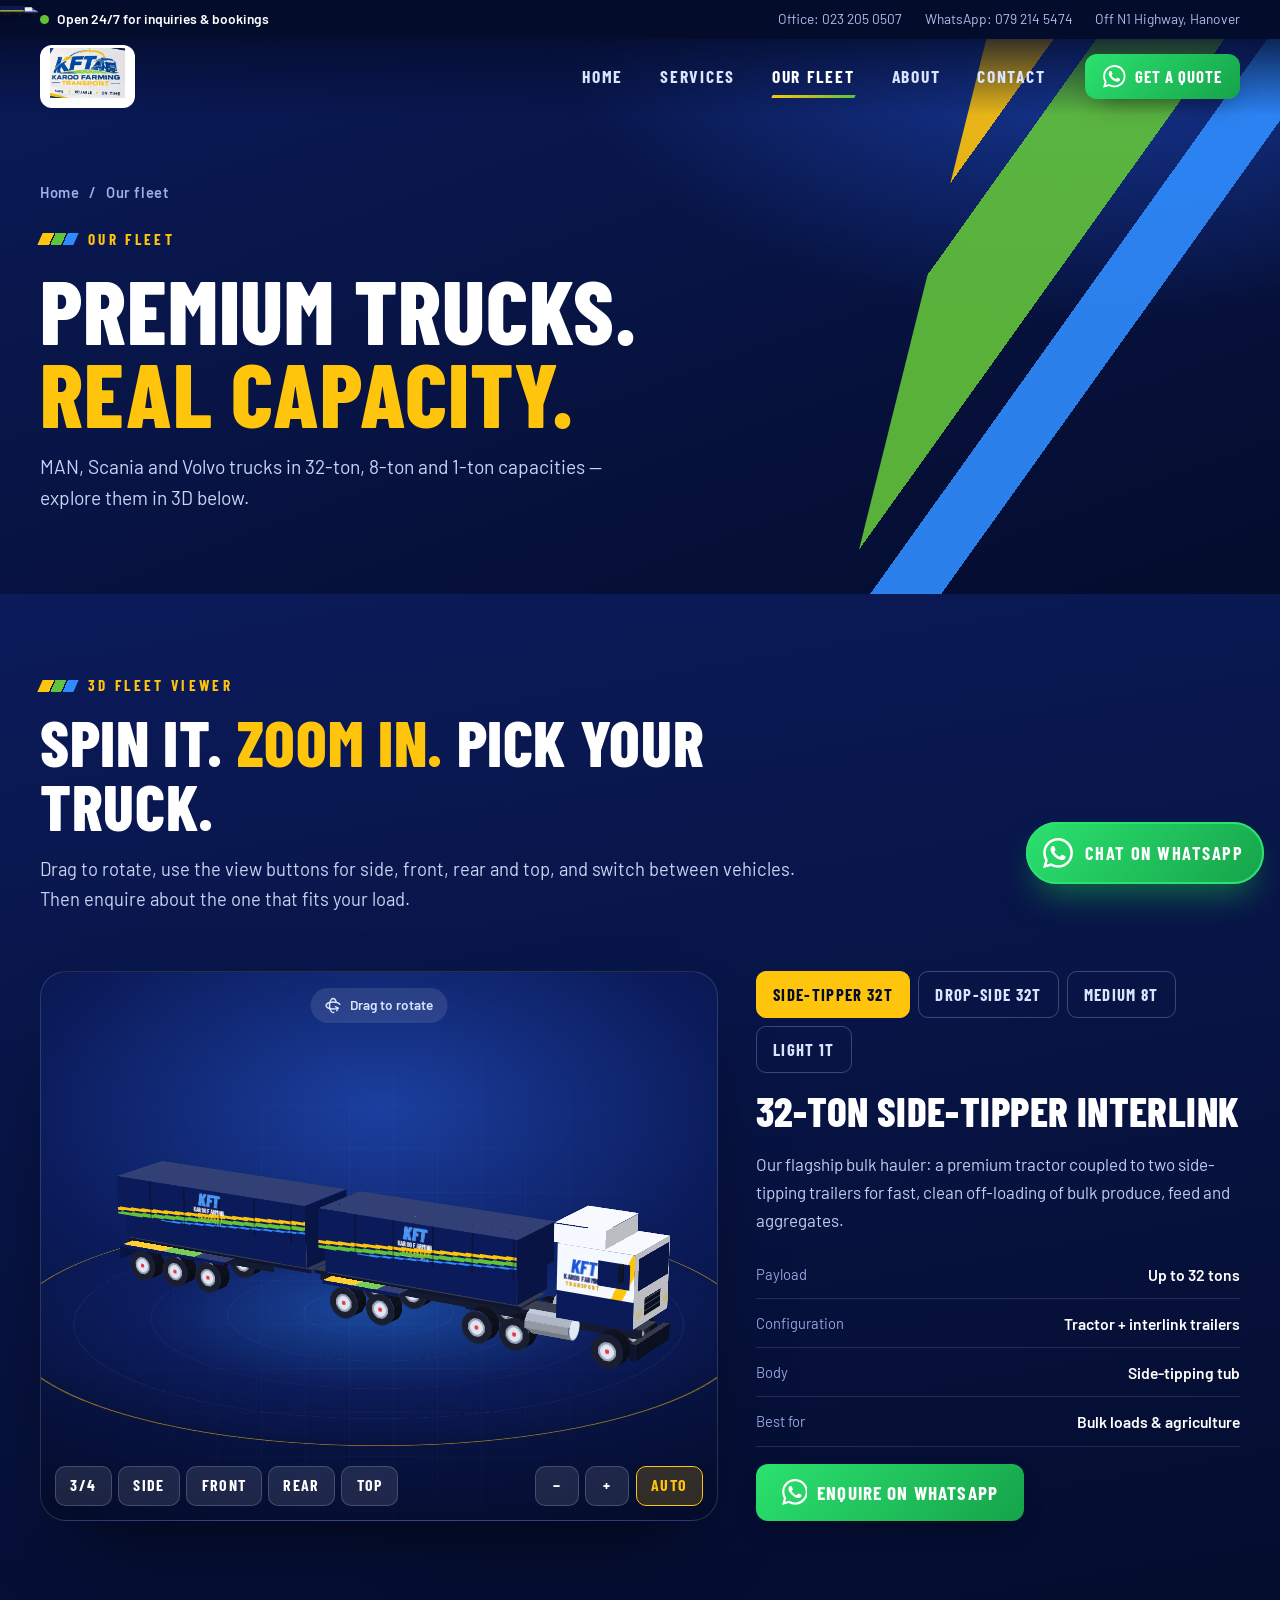
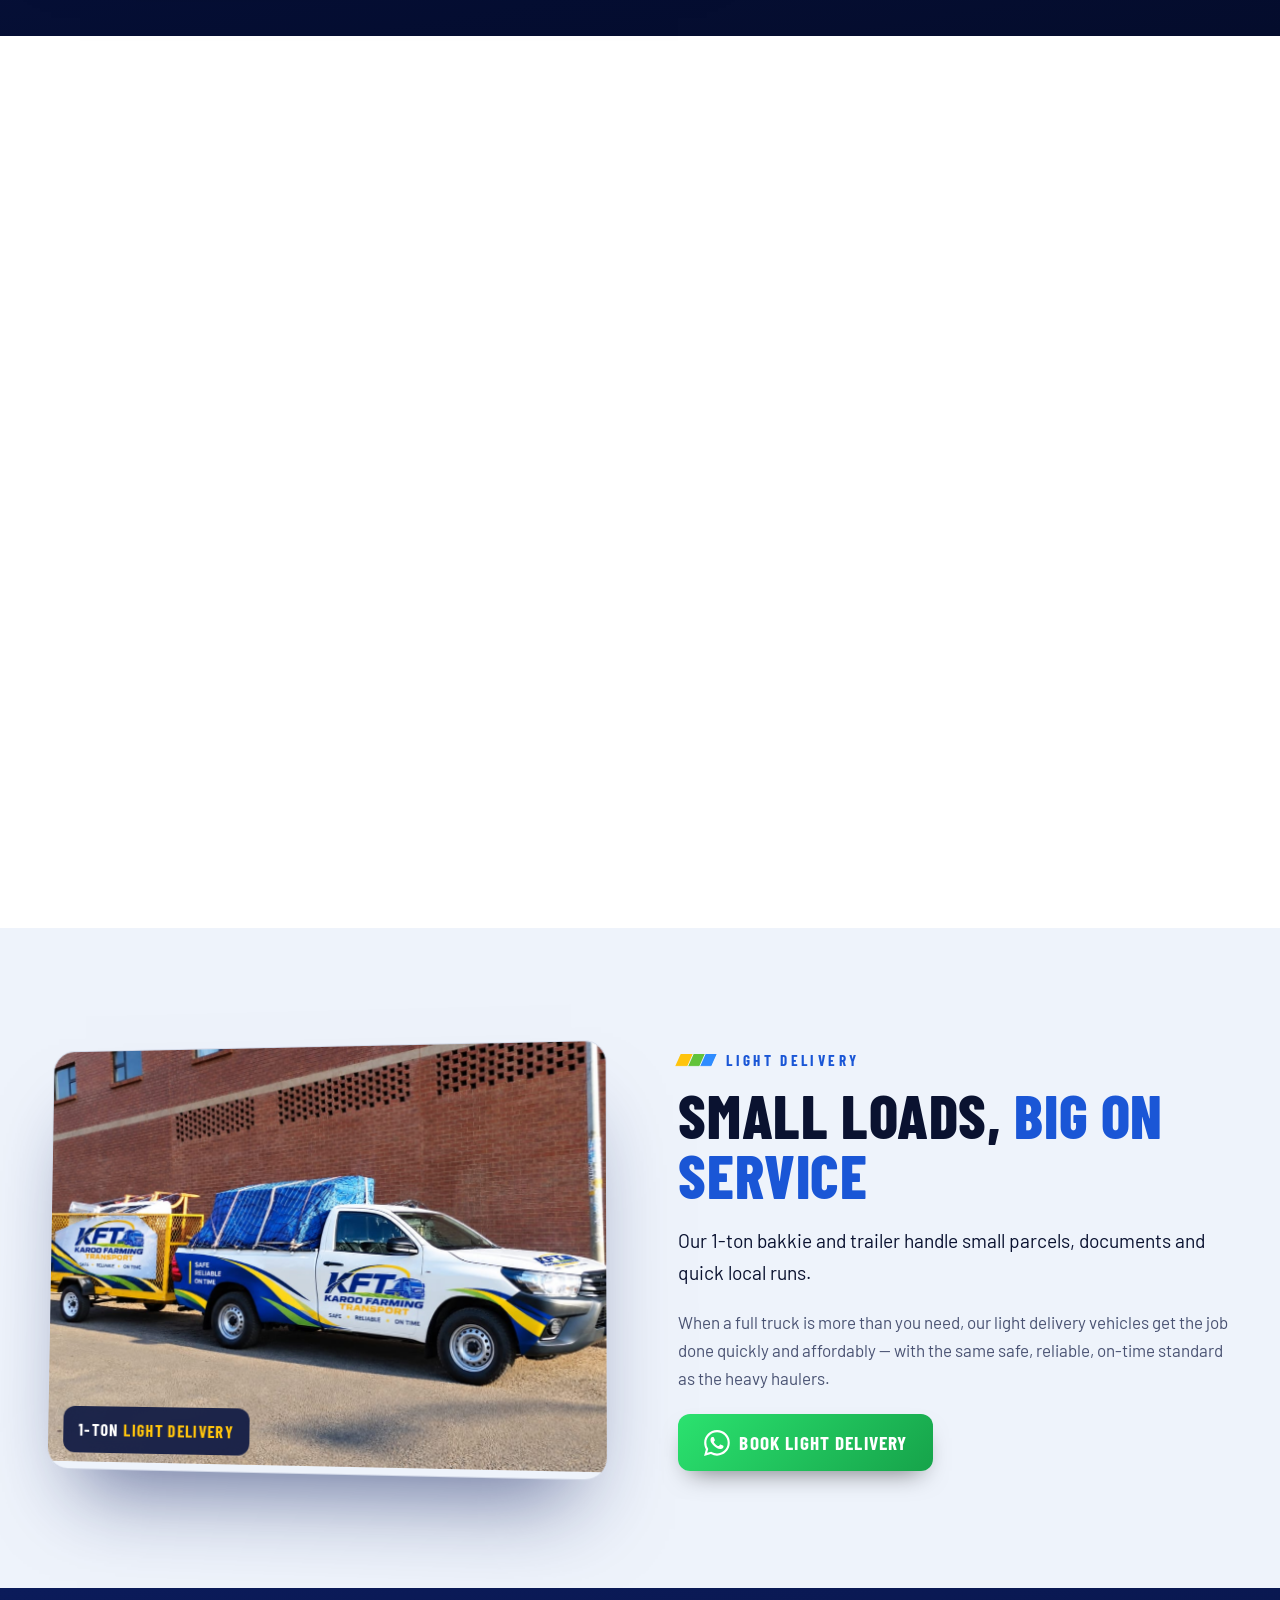
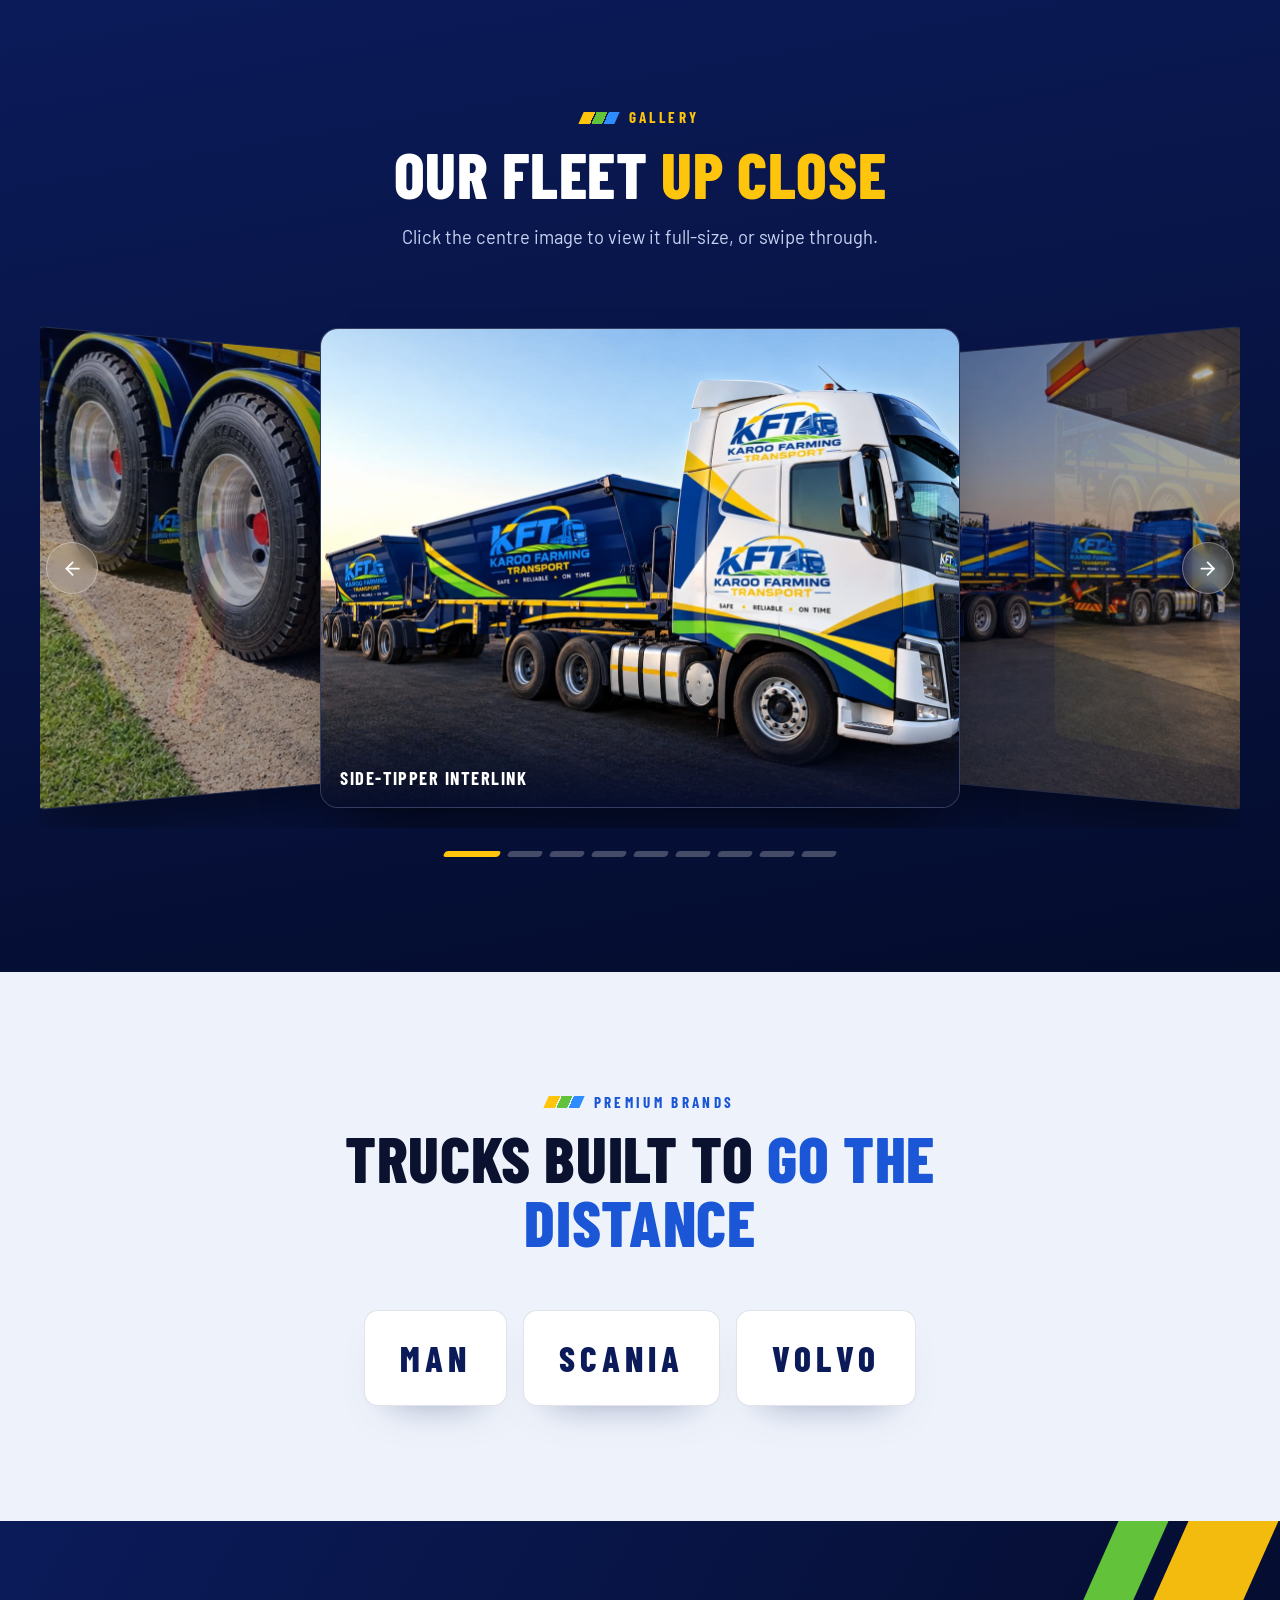
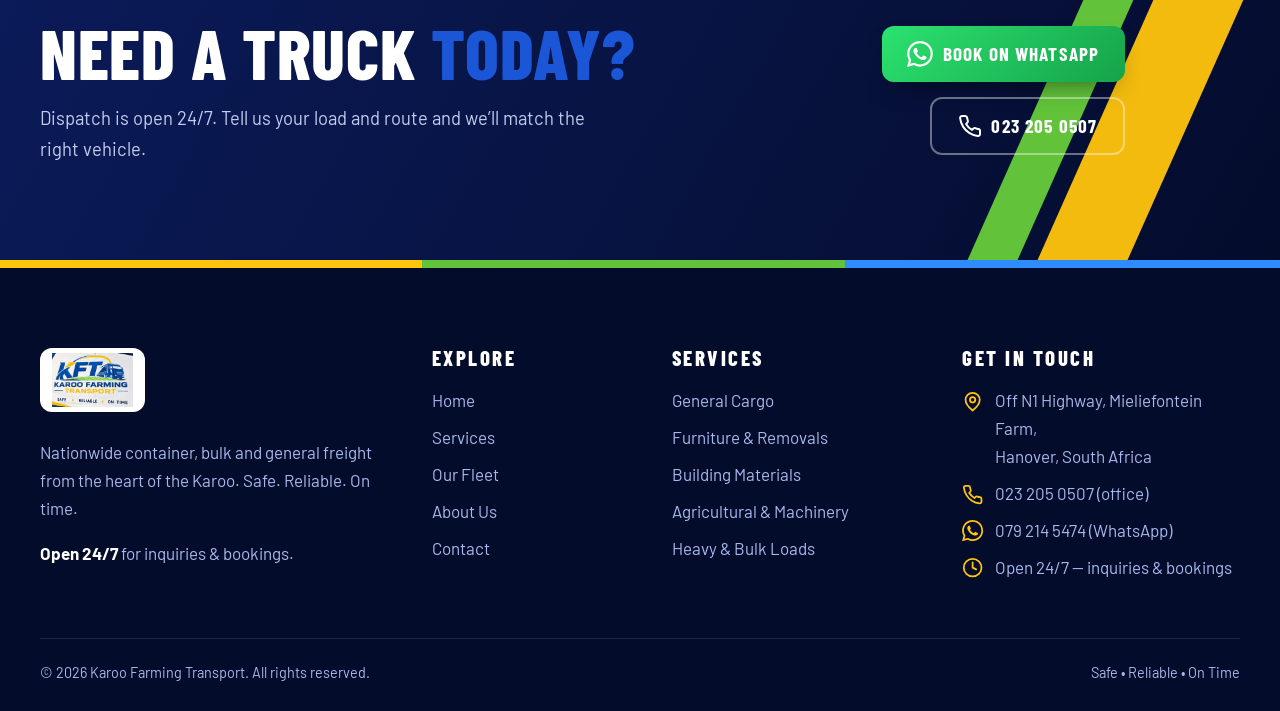
<file: fleet.html>
<!doctype html>
<html lang="en-ZA">
<head>
<meta charset="utf-8">
<meta name="viewport" content="width=device-width,initial-scale=1,viewport-fit=cover">
<title>Our Fleet | Karoo Farming Transport</title>
<meta name="description" content="Explore our 32-ton, 8-ton and 1-ton fleet in an interactive 3D viewer. MAN, Scania and Volvo trucks, interlinks and tri-axle trailers.">
<meta name="theme-color" content="#0b1b5a">
<meta property="og:type" content="website">
<meta property="og:title" content="Our Fleet | Karoo Farming Transport">
<meta property="og:description" content="Explore our 32-ton, 8-ton and 1-ton fleet in an interactive 3D viewer. MAN, Scania and Volvo trucks, interlinks and tri-axle trailers.">
<meta property="og:image" content="assets/img/fleet-tipper-interlink.jpg">
<link rel="icon" href="assets/img/favicon.svg" type="image/svg+xml">
<link rel="preconnect" href="https://fonts.googleapis.com">
<link rel="preconnect" href="https://fonts.gstatic.com" crossorigin>
<link href="https://fonts.googleapis.com/css2?family=Barlow+Condensed:ital,wght@0,600;0,700;0,800;1,700;1,800&amp;family=Barlow:wght@400;500;600;700&amp;display=swap" rel="stylesheet">
<style>
/* =====================================================================
   Karoo Farming Transport — style.css
   Palette taken from the fleet livery: deep navy, royal blue, yellow, lime green.
   ===================================================================== */
:root{
  --navy-950:#040c2c; --navy-900:#07133f; --navy-800:#0b1b5a; --navy-700:#112577;
  --royal:#1a56d6; --sky:#2f8cff; --yellow:#ffc40c; --yellow-d:#e6ab00;
  --green:#62c33a; --green-d:#47a523;
  --ink:#0a1230; --text:#4a5373; --mist:#eef3fb; --white:#fff;
  --wa:#25d366; --wa-d:#128c7e;
  --line:rgba(11,27,90,.12);
  --font-d:'Barlow Condensed','Oswald','Roboto Condensed','Arial Narrow',Impact,sans-serif;
  --font-b:'Barlow','Inter',system-ui,-apple-system,'Segoe UI',Roboto,Helvetica,Arial,sans-serif;
  --ease:cubic-bezier(.2,.8,.2,1);
  --r:18px; --header-h:76px;
}

/* ---------- base ---------- */
*,*::before,*::after{box-sizing:border-box}
html{scroll-behavior:smooth;-webkit-text-size-adjust:100%}
body{margin:0;font-family:var(--font-b);color:var(--text);background:#fff;line-height:1.65;font-size:1.0625rem;overflow-x:hidden;transition:opacity .3s ease}
body.is-leaving{opacity:0}
,svg{display:block;max-width:100%}
a{color:inherit;text-decoration:none}
h1,h2,h3,h4{font-family:var(--font-d);color:var(--ink);line-height:1;margin:0;text-transform:uppercase;letter-spacing:.01em;font-weight:800}
p{margin:0 0 1em}
ul{margin:0;padding:0;list-style:none}
button{font:inherit;cursor:pointer;border:0;background:none;color:inherit;padding:0}
:focus-visible{outline:3px solid var(--yellow);outline-offset:3px;border-radius:6px}
::selection{background:var(--yellow);color:var(--navy-950)}
.container{width:min(1200px,100% - 2.5rem);margin-inline:auto}
.sr-only{position:absolute;width:1px;height:1px;overflow:hidden;clip:rect(0 0 0 0);white-space:nowrap}
.skip{position:absolute;left:1rem;top:-4rem;z-index:300;background:var(--yellow);color:var(--navy-950);padding:.7rem 1rem;border-radius:8px;font-weight:700}
.skip:focus{top:1rem}
.ico{width:1.25em;height:1.25em;fill:none;stroke:currentColor;stroke-width:2;stroke-linecap:round;stroke-linejoin:round;flex:none}
.ico-fill{fill:currentColor;stroke:none}
section[id]{scroll-margin-top:calc(var(--header-h) + 14px)}

/* ---------- section scaffolding ---------- */
.section{padding:clamp(4rem,9vw,7.5rem) 0;position:relative}
.section--mist{background:var(--mist)}
.section--dark{background:linear-gradient(170deg,var(--navy-800),var(--navy-950));color:#c9d3f3}
.section--dark h2,.section--dark h3{color:#fff}
.eyebrow{display:inline-flex;align-items:center;gap:.75rem;font-family:var(--font-d);font-weight:700;letter-spacing:.22em;text-transform:uppercase;font-size:.95rem;color:var(--royal)}
.eyebrow::before{content:"";width:36px;height:12px;transform:skewX(-24deg);background:linear-gradient(90deg,var(--yellow) 0 32%,transparent 32% 36%,var(--green) 36% 66%,transparent 66% 70%,var(--sky) 70%)}
.section--dark .eyebrow,.hero .eyebrow,.page-hero .eyebrow{color:var(--yellow)}
.section-head{max-width:780px;margin-bottom:clamp(2rem,5vw,3.5rem)}
.section-head h2{font-size:clamp(2.3rem,5.2vw,4rem);margin:.7rem 0 1rem}
.section-head p{font-size:1.15rem;margin:0}
.section-head--center{margin-inline:auto;text-align:center}
.section-head--center .eyebrow{justify-content:center}
.accent{color:var(--royal)}
.section--dark .accent,.hero .accent,.page-hero .accent{color:var(--yellow)}

/* ---------- buttons ---------- */
.btn{--bg:var(--yellow);--fg:var(--navy-950);position:relative;display:inline-flex;align-items:center;justify-content:center;gap:.6rem;padding:.95rem 1.6rem;border-radius:12px;font-family:var(--font-d);font-weight:700;font-size:1.2rem;letter-spacing:.06em;text-transform:uppercase;line-height:1;background:var(--bg);color:var(--fg);overflow:hidden;isolation:isolate;transition:transform .35s var(--ease),box-shadow .35s var(--ease);box-shadow:0 12px 26px -12px rgba(0,0,0,.55);white-space:nowrap}
.btn::after{content:"";position:absolute;inset:0;z-index:-1;background:linear-gradient(105deg,transparent 35%,rgba(255,255,255,.45) 50%,transparent 65%);transform:translateX(-120%);transition:transform .8s var(--ease)}
.btn:hover{transform:translateY(-3px);box-shadow:0 18px 30px -12px rgba(0,0,0,.6)}
.btn:hover::after{transform:translateX(120%)}
.btn-wa{--bg:linear-gradient(135deg,#2be26f,#16a34a);--fg:#fff;background:var(--bg)}
.btn-wa .ico{width:1.35em;height:1.35em}
.btn-ghost{--bg:transparent;--fg:#fff;border:2px solid rgba(255,255,255,.4);box-shadow:none}
.btn-ghost:hover{border-color:var(--yellow);color:var(--yellow)}
.btn-navy{--bg:var(--navy-800);--fg:#fff}
.btn-outline{--bg:transparent;--fg:var(--navy-800);border:2px solid var(--navy-800);box-shadow:none}
.btn-outline:hover{background:var(--navy-800);color:#fff}
.btn-sm{padding:.7rem 1.1rem;font-size:1.05rem}
.btn-row{display:flex;flex-wrap:wrap;gap:.9rem}
.link-arrow{display:inline-flex;align-items:center;gap:.5rem;font-family:var(--font-d);font-weight:700;text-transform:uppercase;letter-spacing:.08em;font-size:1.15rem;color:var(--royal)}
.link-arrow .ico{transition:transform .3s var(--ease)}
.link-arrow:hover .ico{transform:translateX(5px)}

/* ---------- preloader / progress ---------- */
.preloader{position:fixed;inset:0;z-index:500;display:grid;place-items:center;background:var(--navy-950);transition:opacity .6s ease,visibility .6s}
.preloader.is-done{opacity:0;visibility:hidden}
.preloader__in{display:grid;gap:1.4rem;justify-items:center}
.preloader__logo{background:#fff;border-radius:16px;padding:10px 16px;width:190px;animation:pop .8s var(--ease) both}
.preloader__bar{width:190px;height:5px;border-radius:5px;background:rgba(255,255,255,.12);overflow:hidden}
.preloader__bar i{display:block;height:100%;width:40%;background:linear-gradient(90deg,var(--yellow),var(--green),var(--sky));border-radius:5px;animation:load 1s ease-in-out infinite}
@keyframes load{0%{transform:translateX(-110%)}100%{transform:translateX(280%)}}
@keyframes pop{from{opacity:0;transform:scale(.85) translateY(10px)}to{opacity:1;transform:none}}
.progress{position:fixed;left:0;right:0;top:0;height:5px;z-index:200;pointer-events:none}
.progress__bar{height:100%;transform-origin:left;transform:scaleX(var(--p,0));background:linear-gradient(90deg,var(--yellow),var(--green),var(--sky))}
.progress__truck{position:absolute;top:5px;left:calc(var(--p,0) * (100% - 38px));width:38px;color:var(--yellow);filter:drop-shadow(0 2px 3px rgba(0,0,0,.4));opacity:.95}
@media (max-width:640px){.progress__truck{display:none}}

/* ---------- header ---------- */
.site-header{position:fixed;inset:0 0 auto 0;z-index:150;transition:background .35s ease,box-shadow .35s ease,transform .35s var(--ease)}
.topbar{background:var(--navy-950);color:#aebce8;font-size:.86rem;max-height:44px;overflow:hidden;transition:max-height .35s var(--ease),opacity .35s}
.topbar__in{display:flex;justify-content:space-between;align-items:center;gap:1rem;padding:.5rem 0}
.topbar__links{display:flex;gap:1.4rem;flex-wrap:wrap}
.topbar a:hover{color:var(--yellow)}
.topbar__open{display:inline-flex;align-items:center;gap:.5rem;color:#fff;font-weight:600}
.dot{width:9px;height:9px;border-radius:50%;background:var(--green);box-shadow:0 0 0 0 rgba(98,195,58,.7);animation:ping 2s infinite;display:inline-block}
@keyframes ping{70%{box-shadow:0 0 0 9px rgba(98,195,58,0)}100%{box-shadow:0 0 0 0 rgba(98,195,58,0)}}
.navbar{background:linear-gradient(180deg,rgba(4,12,44,.78),rgba(4,12,44,0));backdrop-filter:blur(0);transition:background .35s ease,backdrop-filter .35s}
.navbar__in{display:flex;align-items:center;gap:1.5rem;height:var(--header-h)}
.site-header.is-scrolled .topbar{max-height:0;opacity:0}
.site-header.is-scrolled .navbar{background:rgba(7,19,63,.92);backdrop-filter:blur(14px) saturate(1.4);box-shadow:0 10px 30px -14px rgba(0,0,0,.6)}
.brand{background:#fff;border-radius:12px;padding:3px 10px;display:block;flex:none;transition:transform .35s var(--ease)}
.brand:hover{transform:scale(1.04) rotate(-1deg)}
.brand img{height:50px;width:auto}
.nav{display:flex;gap:.3rem;margin-left:auto}
.nav a{position:relative;padding:.6rem 1rem;color:#dbe4ff;font-family:var(--font-d);font-weight:700;letter-spacing:.1em;text-transform:uppercase;font-size:1.1rem}
.nav a::after{content:"";position:absolute;left:1rem;right:1rem;bottom:.2rem;height:3px;background:linear-gradient(90deg,var(--yellow),var(--green));transform:scaleX(0) skewX(-24deg);transform-origin:left;transition:transform .35s var(--ease)}
.nav a:hover,.nav a.is-active{color:#fff}
.nav a:hover::after,.nav a.is-active::after{transform:scaleX(1) skewX(-24deg)}
.nav__extra{display:none}
.burger{display:none;width:46px;height:46px;border-radius:12px;background:rgba(255,255,255,.1);margin-left:auto;position:relative;z-index:210}
.burger span{position:absolute;left:12px;right:12px;height:3px;border-radius:3px;background:#fff;transition:transform .35s var(--ease),opacity .2s,top .35s var(--ease)}
.burger span:nth-child(1){top:15px}.burger span:nth-child(2){top:22px}.burger span:nth-child(3){top:29px}
.nav-open .burger span:nth-child(1){top:22px;transform:rotate(45deg)}
.nav-open .burger span:nth-child(2){opacity:0}
.nav-open .burger span:nth-child(3){top:22px;transform:rotate(-45deg)}

/* ---------- hero ---------- */
.hero{position:relative;min-height:100svh;display:grid;align-items:center;color:#fff;overflow:hidden;padding:calc(var(--header-h) + 6.5rem) 0 8rem;background:radial-gradient(80% 65% at 82% 18%,#1a3fa6 0%,transparent 62%),radial-gradient(60% 50% at 8% 90%,rgba(47,140,255,.25),transparent 60%),linear-gradient(160deg,var(--navy-800),var(--navy-950))}
.hero::before{content:"";position:absolute;inset:0;background-image:linear-gradient(rgba(255,255,255,.045) 1px,transparent 1px),linear-gradient(90deg,rgba(255,255,255,.045) 1px,transparent 1px);background-size:64px 64px;mask-image:radial-gradient(70% 70% at 70% 40%,#000,transparent);-webkit-mask-image:radial-gradient(70% 70% at 70% 40%,#000,transparent)}
.livery{position:absolute;inset:auto 0 0 0;height:30%;pointer-events:none;overflow:hidden}
.livery span{position:absolute;left:-6%;width:112%;transform-origin:left bottom;transform:skewY(-6deg) translateX(-110%);animation:slideIn 1.3s var(--ease) forwards}
.livery .y{bottom:20%;height:20px;background:var(--yellow);animation-delay:.25s}
.livery .g{bottom:12%;height:30px;background:var(--green);animation-delay:.4s}
.livery .b{bottom:-14%;height:90px;background:var(--royal);animation-delay:.55s}
@keyframes slideIn{to{transform:skewY(-6deg) translateX(0)}}
.hero__grid{position:relative;display:grid;grid-template-columns:1.02fr 1fr;gap:clamp(2rem,4vw,4rem);align-items:center}
.hero__badge{display:inline-flex;align-items:center;gap:.7rem;padding:.5rem 1rem;border-radius:999px;background:rgba(255,255,255,.08);border:1px solid rgba(255,255,255,.16);font-size:.95rem;font-weight:600;color:#e6edff;backdrop-filter:blur(6px)}
.hero h1{font-size:clamp(2.9rem,6.4vw,5.8rem);line-height:.9;color:#fff;margin:1.3rem 0 1.5rem;letter-spacing:.005em}
.hero h1 .line{display:block;overflow:hidden;padding-bottom:.06em}
.hero h1 .line>span{display:block;transform:translateY(112%);transition:transform 1.1s var(--ease)}
.is-loaded .hero h1 .line>span{transform:none}
.hero h1 .line:nth-child(2)>span{transition-delay:.12s}
.hero h1 .line:nth-child(3)>span{transition-delay:.24s}
.hero__lead{font-size:clamp(1.05rem,1.6vw,1.25rem);color:#c8d4f7;max-width:560px}
.hero__fade{opacity:0;transform:translateY(24px);transition:opacity .9s var(--ease) .5s,transform .9s var(--ease) .5s}
.is-loaded .hero__fade{opacity:1;transform:none}
.hero__fade--2{transition-delay:.7s}.hero__fade--3{transition-delay:.9s}
.hero__trust{display:flex;flex-wrap:wrap;gap:.6rem 1.6rem;margin-top:2rem;color:#dbe4ff;font-weight:600;font-size:.98rem}
.hero__trust li{display:inline-flex;align-items:center;gap:.5rem}
.hero__trust .ico{color:var(--green);width:1.15em}

/* 3D photo stage */
.stage{perspective:1700px;position:relative}
.stage__inner{position:relative;aspect-ratio:1/.92;transform-style:preserve-3d;transform:rotateX(var(--rx,5deg)) rotateY(var(--ry,-14deg));transition:transform .12s linear}
.stage__panel{position:absolute;margin:0;border-radius:20px;overflow:hidden;border:1px solid rgba(255,255,255,.2);box-shadow:0 50px 80px -30px rgba(0,0,0,.75);background:var(--navy-900)}
.stage__panel img{width:100%;height:100%;object-fit:cover}
.stage__panel--main{inset:4% 0 18% 10%;transform:translateZ(70px);animation:float 8s ease-in-out infinite}
.stage__panel--back{inset:34% 28% 0 0;transform:translateZ(-30px);animation:float 9s ease-in-out -3s infinite}
.stage__panel--small{width:34%;aspect-ratio:1;right:-2%;bottom:2%;transform:translateZ(150px);animation:float 7s ease-in-out -1.5s infinite}
.stage__chip{position:absolute;display:flex;align-items:center;gap:.7rem;padding:.7rem 1rem;border-radius:14px;background:rgba(7,19,63,.82);border:1px solid rgba(255,255,255,.18);backdrop-filter:blur(10px);color:#fff;font-family:var(--font-d);font-weight:700;font-size:1.15rem;letter-spacing:.06em;text-transform:uppercase;line-height:1.05;box-shadow:0 20px 40px -18px rgba(0,0,0,.7)}
.stage__chip small{display:block;font-family:var(--font-b);font-weight:500;letter-spacing:0;text-transform:none;font-size:.78rem;color:#a9b8ea}
.stage__chip .ico{color:var(--yellow);width:1.7em;height:1.7em}
.stage__chip--a{left:0;top:6%;transform:translateZ(190px);animation:float 6s ease-in-out infinite}
.stage__chip--b{right:2%;top:46%;transform:translateZ(210px);animation:float 7s ease-in-out -2s infinite}
.stage__floor{position:absolute;left:5%;right:5%;bottom:-6%;height:20%;border-radius:50%;background:radial-gradient(closest-side,rgba(47,140,255,.5),transparent);transform:translateZ(-80px) rotateX(70deg);filter:blur(10px)}
@keyframes float{50%{translate:0 -12px}}

/* road strip */
.road{position:relative;background:#0a0f26;height:84px;overflow:hidden;border-block:4px solid var(--yellow)}
.road::before{content:"";position:absolute;left:0;right:0;top:50%;height:6px;margin-top:6px;background:repeating-linear-gradient(90deg,#fff 0 46px,transparent 46px 92px);animation:lane 1.2s linear infinite;opacity:.85}
@keyframes lane{to{background-position:-92px 0}}
.road__truck{position:absolute;bottom:20px;left:0;width:200px;animation:drive 16s linear infinite}
@keyframes drive{from{transform:translateX(-240px)}to{transform:translateX(calc(100vw + 40px))}}
.road__truck svg{width:100%;overflow:visible;filter:drop-shadow(0 6px 4px rgba(0,0,0,.5))}
.road__truck .wheel{transform-box:fill-box;transform-origin:center;animation:spin .5s linear infinite}
@keyframes spin{to{transform:rotate(360deg)}}

/* ---------- stats ---------- */
.stats{background:var(--navy-950);color:#fff;position:relative;z-index:2}
.stats__grid{display:grid;grid-template-columns:repeat(4,1fr)}
.stat{padding:2.6rem 1.4rem;text-align:center;border-left:1px solid rgba(255,255,255,.1)}
.stat:first-child{border-left:0}
.stat b{display:block;font-family:var(--font-d);font-size:clamp(3rem,6vw,4.8rem);line-height:1;font-weight:800;background:linear-gradient(180deg,#fff,#9fb7ff);-webkit-background-clip:text;background-clip:text;color:transparent}
.stat b em{font-style:normal;color:var(--yellow);-webkit-text-fill-color:var(--yellow)}
.stat span{display:block;margin-top:.5rem;color:#9fb0e6;font-size:.95rem;letter-spacing:.04em}

/* marquee */
.marquee{background:var(--yellow);color:var(--navy-950);overflow:hidden;white-space:nowrap;padding:.85rem 0;transform:skewY(-1deg);margin:-.5rem 0}
.marquee__track{display:inline-flex;gap:2.2rem;animation:marquee 38s linear infinite;padding-left:2.2rem}
.marquee span{font-family:var(--font-d);font-weight:800;font-size:1.5rem;letter-spacing:.12em;text-transform:uppercase;display:inline-flex;align-items:center;gap:2.2rem}
.marquee span::after{content:"";width:12px;height:12px;background:var(--navy-800);transform:skewX(-24deg)}
@keyframes marquee{to{transform:translateX(-50%)}}

/* ---------- services ---------- */
.grid-3{display:grid;grid-template-columns:repeat(3,1fr);gap:1.6rem}
.grid-2{display:grid;grid-template-columns:repeat(2,1fr);gap:1.6rem}
.grid-4{display:grid;grid-template-columns:repeat(4,1fr);gap:1.4rem}
.svc{position:relative;height:100%;padding:2.1rem 1.9rem 1.9rem;border-radius:var(--r);background:#fff;border:1px solid var(--line);box-shadow:0 18px 40px -24px rgba(11,27,90,.3);transform-style:preserve-3d;transform:perspective(900px) rotateX(var(--rx,0deg)) rotateY(var(--ry,0deg));transition:transform .3s var(--ease),box-shadow .4s;overflow:hidden;display:flex;flex-direction:column}
.svc::before{content:"";position:absolute;inset:0;background:radial-gradient(420px circle at var(--gx,50%) var(--gy,0%),rgba(47,140,255,.16),transparent 62%);opacity:0;transition:opacity .35s;pointer-events:none}
.svc::after{content:"";position:absolute;left:0;right:0;bottom:0;height:5px;background:linear-gradient(90deg,var(--yellow),var(--green),var(--sky));transform:scaleX(0);transform-origin:left;transition:transform .5s var(--ease)}
.svc:hover{box-shadow:0 36px 60px -26px rgba(11,27,90,.45)}
.svc:hover::before{opacity:1}.svc:hover::after{transform:scaleX(1)}
.svc__num{position:absolute;right:1.4rem;top:.6rem;font-family:var(--font-d);font-weight:800;font-size:4.6rem;line-height:1;color:rgba(11,27,90,.06)}
.svc__ico{width:60px;height:60px;border-radius:16px;background:linear-gradient(145deg,var(--navy-700),var(--navy-900));color:var(--yellow);display:grid;place-items:center;margin-bottom:1.3rem;transform:translateZ(46px);box-shadow:0 16px 24px -12px rgba(11,27,90,.6)}
.svc__ico .ico{width:28px;height:28px}
.svc h3{font-size:1.75rem;margin-bottom:.6rem;transform:translateZ(30px)}
.svc p{flex:1;margin-bottom:1.2rem;transform:translateZ(14px)}
.svc .link-arrow{transform:translateZ(22px);align-self:flex-start;color:var(--green-d)}
.tags{display:flex;flex-wrap:wrap;gap:.5rem;margin:.4rem 0 1.4rem}
.tags li{padding:.3rem .8rem;border-radius:999px;background:var(--mist);border:1px solid var(--line);font-size:.88rem;font-weight:600;color:var(--navy-800)}

/* ---------- 3D truck viewer ---------- */
.viewer{display:grid;grid-template-columns:1.4fr 1fr;gap:clamp(1.2rem,3vw,2.4rem);align-items:stretch}
.viewer__stage{position:relative;min-height:470px;border-radius:26px;overflow:hidden;background:radial-gradient(110% 80% at 50% 25%,#1b3f9f 0%,var(--navy-800) 48%,var(--navy-950) 100%);border:1px solid rgba(255,255,255,.14);box-shadow:0 40px 80px -40px rgba(0,0,0,.8);perspective:2100px;touch-action:pan-y;cursor:grab;user-select:none;-webkit-user-select:none}
.viewer__stage:active{cursor:grabbing}
.viewer__stage::before{content:"";position:absolute;inset:0;background-image:linear-gradient(rgba(255,255,255,.04) 1px,transparent 1px),linear-gradient(90deg,rgba(255,255,255,.04) 1px,transparent 1px);background-size:44px 44px;mask-image:radial-gradient(circle at 50% 60%,#000,transparent 75%);-webkit-mask-image:radial-gradient(circle at 50% 60%,#000,transparent 75%)}
.t3d{position:absolute;left:50%;top:62%;width:0;height:0;transform-style:preserve-3d;--u:24px}
.t3d.is-swap{animation:swap .7s var(--ease)}
@keyframes swap{from{scale:.85}to{scale:1}}
.t3d .glass{background:linear-gradient(135deg,#34509f,#101a44 60%,#3a56b0)}
.t3d .b{position:absolute;left:0;top:0;width:0;height:0;transform-style:preserve-3d;transform:translate3d(calc(var(--u)*var(--x)),calc(var(--u)*var(--y)*-1),calc(var(--u)*var(--z,0)))}
.t3d .f{position:absolute;overflow:hidden;backface-visibility:hidden;-webkit-backface-visibility:hidden;background:var(--c,#0b1b5a);width:calc(var(--u)*var(--w));height:calc(var(--u)*var(--h));left:calc(var(--u)*var(--w)/-2);top:calc(var(--u)*var(--h)/-2)}
.t3d .f::after{content:"";position:absolute;inset:0;background:var(--sh,transparent);pointer-events:none}
.t3d .f.r{--w:var(--bw);--h:var(--bh);transform:translateZ(calc(var(--u)*var(--bd)/2))}
.t3d .f.l{--w:var(--bw);--h:var(--bh);transform:rotateY(180deg) translateZ(calc(var(--u)*var(--bd)/2));--sh:rgba(0,0,0,.06)}
.t3d .f.t{--w:var(--bw);--h:var(--bd);transform:rotateX(90deg) translateZ(calc(var(--u)*var(--bh)/2));--sh:rgba(255,255,255,.16)}
.t3d .f.n{--w:var(--bd);--h:var(--bh);transform:rotateY(90deg) translateZ(calc(var(--u)*var(--bw)/2));--sh:rgba(0,0,0,.24)}
.t3d .f.k{--w:var(--bd);--h:var(--bh);transform:rotateY(-90deg) translateZ(calc(var(--u)*var(--bw)/2));--sh:rgba(0,0,0,.34)}
.t3d .cs{position:absolute;backface-visibility:hidden;-webkit-backface-visibility:hidden;background:var(--c,#111522)}
.t3d .disc{position:absolute;border-radius:50%;backface-visibility:hidden;-webkit-backface-visibility:hidden;background:radial-gradient(circle,#e63946 0 9%,#dfe6f2 10% 30%,#9aa6bb 31% 40%,#1a1e2e 41% 100%)}
.t3d .disc--tank{background:radial-gradient(circle,#e3e9f4 0 55%,#a9b4c8 100%)}
.t3d .ground{position:absolute;border-radius:50%;transform:rotateX(90deg) translateZ(-1px);background:radial-gradient(circle,rgba(47,140,255,.4) 0,rgba(17,37,119,.3) 45%,transparent 70%),repeating-radial-gradient(circle,transparent 0 calc(var(--u)*2.4),rgba(255,255,255,.07) calc(var(--u)*2.4) calc(var(--u)*2.4 + 1px));box-shadow:inset 0 0 0 2px rgba(255,196,12,.5)}
/* livery faces */
.t3d .liv-wall{background:repeating-linear-gradient(90deg,transparent 0 calc(var(--u)*1.4 - 2px),rgba(0,0,0,.3) calc(var(--u)*1.4 - 2px) calc(var(--u)*1.4)),linear-gradient(176deg,transparent 0 58%,var(--yellow) 58% 64%,transparent 64% 67%,var(--green) 67% 74%,transparent 74% 77%,var(--sky) 77% 80%,transparent 80%),var(--navy-800)}
.t3d .liv-cab{background:linear-gradient(to bottom,transparent 0 63%,var(--navy-800) 63%),linear-gradient(115deg,transparent 0 68%,var(--yellow) 68% 78%,transparent 78%),#f6f8ff}
.t3d .liv-cab--hi{background:#f6f8ff}
.t3d .chev{background:repeating-linear-gradient(45deg,#e11d2a 0 .7em,var(--yellow) .7em 1.4em)}
.t3d .fender{background:var(--navy-800)}
.t3d .fender.t{background:linear-gradient(90deg,var(--yellow) 0 40%,var(--green) 40% 70%,var(--navy-800) 70%)}
.t3d .grille{background:repeating-linear-gradient(0deg,#0d1226 0 .25em,#5b6684 .25em .32em)}
.decal{position:absolute;left:50%;top:44%;translate:-50% -50%;font-size:calc(var(--u)*var(--ds,.4));text-align:center;line-height:1;white-space:nowrap;font-family:var(--font-d);text-transform:uppercase;z-index:1}
.decal b{display:block;font-size:1.25em;font-style:italic;font-weight:800;color:#3d97ff;letter-spacing:-.02em;line-height:.9;text-shadow:0 0 .04em #fff}
.decal i{display:block;font-style:normal;font-weight:800;font-size:.4em;color:#fff;letter-spacing:.04em;margin-top:.1em}
.decal u{display:block;text-decoration:none;font-weight:800;font-size:.36em;color:var(--yellow);letter-spacing:.16em}
.decal s{display:block;text-decoration:none;font-size:.15em;color:#dfe7ff;letter-spacing:.2em;margin-top:.5em;font-weight:600}
.decal--light b{color:var(--royal);text-shadow:none}.decal--light i{color:var(--navy-800)}.decal--light u{color:#d99a00}.decal--light s{color:var(--navy-800)}
.viewer__tools{position:absolute;left:14px;right:14px;bottom:14px;display:flex;flex-wrap:wrap;gap:.4rem;align-items:center;z-index:3}
.viewer__tools button{min-width:44px;height:40px;padding:0 .9rem;border-radius:10px;background:rgba(255,255,255,.1);border:1px solid rgba(255,255,255,.18);color:#fff;font-family:var(--font-d);font-weight:700;letter-spacing:.08em;text-transform:uppercase;font-size:1rem;backdrop-filter:blur(6px);transition:background .25s,color .25s,transform .25s var(--ease)}
.viewer__tools button:hover{background:var(--yellow);color:var(--navy-950);transform:translateY(-2px)}
.viewer__tools button[aria-pressed="true"]{background:rgba(255,196,12,.18);border-color:var(--yellow);color:var(--yellow)}
.viewer__tools .sep{flex:1}
.viewer__hint{position:absolute;top:16px;left:50%;translate:-50% 0;display:flex;align-items:center;gap:.5rem;padding:.4rem .9rem;border-radius:999px;background:rgba(255,255,255,.1);color:#dbe4ff;font-size:.85rem;font-weight:600;z-index:3;transition:opacity .5s;pointer-events:none;white-space:nowrap}
.viewer__hint.is-hidden{opacity:0}
.viewer__panel{display:flex;flex-direction:column;gap:1.1rem;justify-content:center}
.viewer__tabs{display:flex;flex-wrap:wrap;gap:.5rem}
.viewer__tabs button{padding:.55rem 1rem;border-radius:10px;border:1.5px solid rgba(255,255,255,.22);color:#dbe4ff;font-family:var(--font-d);font-weight:700;letter-spacing:.08em;text-transform:uppercase;font-size:1.05rem;transition:all .3s var(--ease)}
.viewer__tabs button:hover{border-color:var(--yellow);color:var(--yellow)}
.viewer__tabs button[aria-selected="true"]{background:var(--yellow);border-color:var(--yellow);color:var(--navy-950)}
.viewer__panel h3{font-size:clamp(1.9rem,3.2vw,2.6rem);color:#fff}
.viewer__panel p{color:#c3cdf0;margin:0}
.specs{display:grid;gap:.1rem;margin:0}
.specs div{display:flex;justify-content:space-between;gap:1rem;padding:.65rem 0;border-bottom:1px solid rgba(255,255,255,.12)}
.specs dt{color:#93a4de;font-size:.92rem}
.specs dd{margin:0;color:#fff;font-weight:600;text-align:right;font-size:.98rem}
.viewer--light .specs div{border-color:var(--line)}
.no-3d .viewer__stage{display:grid;place-items:center}

/* fleet class cards */
.fleet-card{position:relative;height:100%;border-radius:var(--r);padding:2rem;background:linear-gradient(160deg,rgba(255,255,255,.08),rgba(255,255,255,.02));border:1px solid rgba(255,255,255,.14);overflow:hidden;display:flex;flex-direction:column;transform-style:preserve-3d;transform:perspective(900px) rotateX(var(--rx,0deg)) rotateY(var(--ry,0deg));transition:transform .3s var(--ease),border-color .3s}
.fleet-card:hover{border-color:rgba(255,196,12,.6)}
.fleet-card::before{content:"";position:absolute;inset:0;background:radial-gradient(420px circle at var(--gx,50%) var(--gy,0%),rgba(255,196,12,.14),transparent 62%);opacity:0;transition:opacity .35s;pointer-events:none}
.fleet-card:hover::before{opacity:1}
.fleet-card__tonnage{font-family:var(--font-d);font-weight:800;font-size:5.6rem;line-height:.9;color:var(--yellow);transform:translateZ(50px)}
.fleet-card__tonnage small{font-size:1.6rem;letter-spacing:.1em;color:#fff;margin-left:.3rem}
.fleet-card h3{font-size:1.7rem;margin:.6rem 0 .7rem;transform:translateZ(30px)}
.fleet-card p{color:#b9c6ef}
.checks{display:grid;gap:.55rem;margin:0 0 1.5rem;flex:1}
.checks li{display:flex;gap:.6rem;align-items:flex-start;font-weight:500}
.checks .ico{color:var(--green);margin-top:.28em;width:1.1em;height:1.1em}
.fleet-card .btn{align-self:flex-start}

/* ---------- coverflow gallery ---------- */
.coverflow{position:relative;perspective:1500px;height:clamp(300px,46vw,520px);user-select:none;-webkit-user-select:none;touch-action:pan-y;overflow:hidden}
.cf-item{position:absolute;left:50%;top:50%;width:min(62%,640px);aspect-ratio:4/3;margin:0;border-radius:18px;overflow:hidden;cursor:pointer;background:var(--navy-900);box-shadow:0 40px 60px -30px rgba(0,0,0,.7);border:1px solid rgba(255,255,255,.18);transition:transform .9s var(--ease),opacity .6s,filter .6s;transform-style:preserve-3d;transform:translate(-50%,-50%)}
.cf-item img{width:100%;height:100%;object-fit:cover;pointer-events:none}
.cf-item figcaption{position:absolute;inset:auto 0 0 0;padding:2.2rem 1.2rem .9rem;background:linear-gradient(transparent,rgba(4,12,44,.92));color:#fff;font-family:var(--font-d);font-weight:700;letter-spacing:.08em;text-transform:uppercase;font-size:1.15rem;opacity:0;transition:opacity .5s}
.cf-item.is-active figcaption{opacity:1}
.cf-btn{position:absolute;top:50%;translate:0 -50%;z-index:10;width:52px;height:52px;border-radius:50%;background:rgba(255,255,255,.12);border:1px solid rgba(255,255,255,.3);color:#fff;display:grid;place-items:center;backdrop-filter:blur(8px);transition:background .3s,color .3s,transform .3s var(--ease)}
.cf-btn:hover{background:var(--yellow);color:var(--navy-950);transform:scale(1.08)}
.cf-btn--prev{left:.4rem}.cf-btn--next{right:.4rem}
.cf-btn--prev .ico{transform:scaleX(-1)}
.cf-dots{display:flex;justify-content:center;gap:.5rem;margin-top:1.4rem}
.cf-dots button{width:34px;height:6px;border-radius:6px;background:rgba(255,255,255,.25);transform:skewX(-24deg);transition:background .3s,width .4s var(--ease)}
.cf-dots button[aria-current="true"]{background:var(--yellow);width:56px}

/* lightbox */
.lightbox{position:fixed;inset:0;z-index:400;background:rgba(4,12,44,.94);display:grid;place-items:center;padding:1.2rem;opacity:0;visibility:hidden;transition:opacity .35s,visibility .35s}
.lightbox.is-open{opacity:1;visibility:visible}
.lightbox figure{margin:0;max-width:min(1200px,100%);text-align:center}
.lightbox img{max-height:80vh;width:auto;margin:auto;border-radius:14px;box-shadow:0 40px 90px -20px #000;transform:scale(.94);transition:transform .5s var(--ease)}
.lightbox.is-open img{transform:none}
.lightbox figcaption{color:#fff;font-family:var(--font-d);text-transform:uppercase;letter-spacing:.1em;font-weight:700;margin-top:1rem;font-size:1.2rem}
.lightbox button{position:absolute;width:52px;height:52px;border-radius:50%;background:rgba(255,255,255,.12);color:#fff;display:grid;place-items:center}
.lightbox button:hover{background:var(--yellow);color:var(--navy-950)}
.lightbox .lb-close{top:1rem;right:1rem}
.lightbox .lb-prev{left:1rem;top:50%}.lightbox .lb-next{right:1rem;top:50%}
.lightbox .lb-prev .ico{transform:scaleX(-1)}

/* ---------- split / about ---------- */
.split{display:grid;grid-template-columns:1fr 1fr;gap:clamp(2rem,6vw,5rem);align-items:center}
.split--rev .split__media{order:2}
.photo-3d{perspective:1400px}
.photo-3d__in{position:relative;border-radius:22px;overflow:hidden;box-shadow:0 50px 80px -34px rgba(11,27,90,.6);transform:rotateY(var(--ry,-8deg)) rotateX(var(--rx,3deg));transition:transform .35s var(--ease);border:1px solid var(--line)}
.photo-3d__in img{width:100%;aspect-ratio:4/3;object-fit:cover}
.photo-3d__tag{position:absolute;left:1rem;bottom:1rem;padding:.6rem 1rem;border-radius:12px;background:rgba(7,19,63,.88);backdrop-filter:blur(8px);color:#fff;font-family:var(--font-d);font-weight:700;letter-spacing:.08em;text-transform:uppercase}
.photo-3d__tag b{color:var(--yellow)}
.lead{font-size:1.2rem;color:var(--ink)}
.split h2{font-size:clamp(2.3rem,5vw,3.8rem);margin:.7rem 0 1.2rem}

/* flip cards */
.flip{perspective:1100px;height:300px;cursor:pointer;outline-offset:6px}
.flip__in{position:relative;width:100%;height:100%;transform-style:preserve-3d;transition:transform .9s var(--ease)}
.flip.is-flipped .flip__in{transform:rotateY(180deg)}
@media (hover:hover){.flip:hover .flip__in{transform:rotateY(180deg)}}
.flip__face{position:absolute;inset:0;border-radius:var(--r);backface-visibility:hidden;-webkit-backface-visibility:hidden;padding:2rem;display:flex;flex-direction:column;justify-content:flex-end;overflow:hidden}
.flip__front{background:linear-gradient(155deg,var(--navy-700),var(--navy-950));color:#fff;box-shadow:0 30px 50px -26px rgba(11,27,90,.7)}
.flip__front::before{content:"";position:absolute;right:-20%;top:-10%;width:70%;height:120%;background:linear-gradient(115deg,var(--yellow) 0 18%,transparent 18% 24%,var(--green) 24% 44%,transparent 44% 50%,var(--sky) 50% 60%,transparent 60%);opacity:.9;transform:skewX(-12deg)}
.flip__front .ico{position:relative;width:54px;height:54px;color:var(--yellow);margin-bottom:auto}
.flip__front h3{position:relative;color:#fff;font-size:3rem}
.flip__front span{position:relative;color:#b9c6ef;font-size:.9rem;letter-spacing:.14em;text-transform:uppercase;font-weight:600}
.flip__back{background:#fff;border:1px solid var(--line);transform:rotateY(180deg);justify-content:center;box-shadow:0 30px 50px -26px rgba(11,27,90,.35)}
.flip__back h4{font-size:1.7rem;margin-bottom:.7rem;color:var(--royal)}
.flip__back p{margin:0}

/* N1 route */
.route{position:relative;background:linear-gradient(160deg,var(--navy-800),var(--navy-950));border-radius:26px;padding:clamp(1.5rem,4vw,3rem);color:#fff;overflow:hidden}
.route svg{width:100%;height:auto;overflow:visible}
.route__line{stroke:rgba(255,255,255,.18);stroke-width:10;fill:none;stroke-linecap:round}
.route__dash{stroke:#fff;stroke-width:2.5;fill:none;stroke-dasharray:3 14;animation:dashmove 1.4s linear infinite;stroke-linecap:round}
.route__prog{stroke:url(#rg);stroke-width:10;fill:none;stroke-linecap:round;stroke-dasharray:1;stroke-dashoffset:1}
.route.is-in .route__prog{animation:draw 3.2s var(--ease) .2s forwards}
@keyframes draw{to{stroke-dashoffset:0}}
@keyframes dashmove{to{stroke-dashoffset:-34}}
.route__city circle{fill:var(--navy-950);stroke:#fff;stroke-width:3}
.route__city text{fill:#dbe4ff;font-family:var(--font-d);font-weight:700;font-size:20px;letter-spacing:.1em;text-transform:uppercase}
.route__city--base circle{fill:var(--yellow);stroke:var(--navy-950);stroke-width:4}
.route__city--base text{fill:var(--yellow);font-size:24px}
.route__pulse{fill:none;stroke:var(--yellow);stroke-width:3;transform-box:fill-box;transform-origin:center;animation:pulse 2.4s ease-out infinite}
@keyframes pulse{from{transform:scale(.5);opacity:1}to{transform:scale(2.6);opacity:0}}
.route__legend{display:flex;flex-wrap:wrap;gap:1rem 2rem;margin-top:1.5rem;color:#aebce8;font-size:.95rem}

/* ---------- process ---------- */
.steps{display:grid;grid-template-columns:repeat(4,1fr);gap:1.4rem;position:relative}
.steps::before{content:"";position:absolute;left:8%;right:8%;top:34px;height:4px;background:var(--line);border-radius:4px}
.steps::after{content:"";position:absolute;left:8%;top:34px;height:4px;width:84%;border-radius:4px;background:linear-gradient(90deg,var(--yellow),var(--green),var(--sky));transform:scaleX(0);transform-origin:left;transition:transform 2s var(--ease) .2s}
.steps.is-in::after{transform:scaleX(1)}
.step{position:relative;text-align:center;padding:0 .6rem}
.step__n{width:72px;height:72px;margin:0 auto 1.2rem;border-radius:50%;display:grid;place-items:center;background:var(--navy-800);color:var(--yellow);font-family:var(--font-d);font-weight:800;font-size:2.2rem;border:6px solid #fff;box-shadow:0 14px 26px -12px rgba(11,27,90,.6);position:relative;z-index:1}
.step h3{font-size:1.5rem;margin-bottom:.5rem}
.step p{font-size:.98rem;margin:0}

/* testimonials */
.quote{position:relative;height:100%;padding:2.2rem;border-radius:var(--r);background:#fff;border:1px solid var(--line);box-shadow:0 24px 44px -28px rgba(11,27,90,.35)}
.quote::before{content:"\201C";position:absolute;right:1.4rem;top:-.3rem;font-family:var(--font-d);font-size:7rem;font-weight:800;color:var(--yellow);line-height:1}
.quote blockquote{margin:0 0 1.4rem;font-size:1.2rem;color:var(--ink);font-weight:500}
.quote footer{display:flex;align-items:center;gap:.9rem}
.quote__av{width:48px;height:48px;border-radius:50%;background:var(--navy-800);color:var(--yellow);display:grid;place-items:center;font-family:var(--font-d);font-weight:800;font-size:1.3rem}
.quote footer b{display:block;color:var(--ink)}
.quote footer span{font-size:.9rem}

/* CTA band */
.cta{position:relative;overflow:hidden;color:#fff;padding:clamp(3.5rem,8vw,6rem) 0;background:linear-gradient(120deg,var(--navy-800),var(--navy-950))}
.cta::before,.cta::after{content:"";position:absolute;top:0;bottom:0;transform:skewX(-24deg)}
.cta::before{right:6%;width:90px;background:var(--yellow);opacity:.95}
.cta::after{right:calc(6% + 110px);width:50px;background:var(--green)}
.cta__in{position:relative;z-index:1;display:grid;grid-template-columns:1.4fr 1fr;gap:2rem;align-items:center}
.cta h2{color:#fff;font-size:clamp(2.4rem,5.5vw,4.4rem)}
.cta p{color:#c3cdf0;font-size:1.15rem;margin:1rem 0 0;max-width:560px}
.cta .btn-row{justify-content:flex-end;padding-right:clamp(0px,9vw,140px)}

/* ---------- page hero ---------- */
.page-hero{position:relative;color:#fff;overflow:hidden;padding:calc(var(--header-h) + 6.5rem) 0 5rem;background:radial-gradient(70% 90% at 85% 0,#1a3fa6,transparent 60%),linear-gradient(160deg,var(--navy-800),var(--navy-950))}
.page-hero::after{content:"";position:absolute;right:-6%;top:0;bottom:0;width:34%;background:linear-gradient(115deg,var(--yellow) 0 12%,transparent 12% 18%,var(--green) 18% 36%,transparent 36% 42%,var(--sky) 42% 52%,transparent 52%);transform:skewX(-14deg);opacity:.9;pointer-events:none}
.page-hero .container{position:relative;z-index:1}
.page-hero h1{font-size:clamp(3rem,7vw,5.8rem);color:#fff;margin:1rem 0 1.1rem;line-height:.92}
.page-hero p{max-width:620px;color:#c8d4f7;font-size:1.2rem;margin:0}
.crumbs{display:flex;gap:.6rem;color:#9fb0e6;font-size:.92rem;font-weight:600;letter-spacing:.04em}
.crumbs a:hover{color:var(--yellow)}

/* ---------- contact ---------- */
.contact-grid{display:grid;grid-template-columns:.9fr 1.3fr;gap:clamp(1.5rem,4vw,3rem);align-items:start}
.info-card{display:flex;gap:1.1rem;align-items:flex-start;padding:1.4rem 1.5rem;border-radius:var(--r);background:#fff;border:1px solid var(--line);box-shadow:0 20px 40px -28px rgba(11,27,90,.4);transition:transform .35s var(--ease),border-color .3s}
a.info-card:hover{transform:translateX(8px);border-color:var(--sky)}
.info-card__ico{width:52px;height:52px;flex:none;border-radius:14px;background:var(--navy-800);color:var(--yellow);display:grid;place-items:center}
.info-card__ico--wa{background:linear-gradient(135deg,#2be26f,#16a34a);color:#fff}
.info-card h3{font-size:1.25rem;margin-bottom:.25rem;color:var(--navy-800)}
.info-card p{margin:0;color:var(--ink);font-weight:600;font-size:1.1rem;line-height:1.35}
.info-card small{display:block;color:var(--text);font-weight:400;font-size:.9rem;margin-top:.15rem}
.stack{display:grid;gap:1rem}
.open-card{padding:1.6rem;border-radius:var(--r);background:linear-gradient(150deg,var(--navy-800),var(--navy-950));color:#fff;position:relative;overflow:hidden}
.open-card::after{content:"24/7";position:absolute;right:-.5rem;bottom:-1.6rem;font-family:var(--font-d);font-weight:800;font-size:7rem;line-height:1;color:rgba(255,255,255,.06)}
.open-card h3{color:#fff;font-size:1.5rem;display:flex;align-items:center;gap:.7rem}
.open-card ul{margin-top:1rem;display:grid;gap:.5rem;position:relative;z-index:1}
.open-card li{display:flex;justify-content:space-between;gap:1rem;border-bottom:1px solid rgba(255,255,255,.12);padding-bottom:.5rem;color:#c3cdf0}
.open-card li b{color:var(--yellow)}
.form-card{padding:clamp(1.5rem,3.5vw,2.6rem);border-radius:24px;background:#fff;border:1px solid var(--line);box-shadow:0 40px 70px -40px rgba(11,27,90,.5);position:relative;overflow:hidden}
.form-card::before{content:"";position:absolute;left:0;right:0;top:0;height:6px;background:linear-gradient(90deg,var(--yellow),var(--green),var(--sky))}
.form-card h2{font-size:2.4rem;margin-bottom:.4rem}
.form-card>p{margin-bottom:1.6rem}
.form-grid{display:grid;grid-template-columns:1fr 1fr;gap:1rem}
.field{display:grid;gap:.4rem}
.field--full{grid-column:1/-1}
.field label{font-weight:600;font-size:.92rem;color:var(--ink)}
.field label i{color:#d62839;font-style:normal}
.field input,.field select,.field textarea{width:100%;padding:.9rem 1rem;border-radius:12px;border:1.5px solid #d5dcf0;background:#f8faff;font:inherit;color:var(--ink);transition:border-color .25s,box-shadow .25s,background .25s}
.field textarea{min-height:110px;resize:vertical}
.field input:focus,.field select:focus,.field textarea:focus{outline:0;border-color:var(--sky);background:#fff;box-shadow:0 0 0 4px rgba(47,140,255,.18)}
.field.has-error input,.field.has-error select{border-color:#d62839;background:#fff6f7}
.form-note{margin:1.1rem 0 0;font-size:.9rem;display:flex;gap:.5rem;align-items:flex-start}
.form-note .ico{color:var(--green-d);margin-top:.2em}
.form-ok{display:none;margin-top:1rem;padding:1rem 1.2rem;border-radius:12px;background:#ecfbea;color:#176b1c;font-weight:600}
.form-ok.is-show{display:block}
.chips{display:flex;flex-wrap:wrap;gap:.5rem;margin-bottom:1.4rem}
.chips button{padding:.45rem .95rem;border-radius:999px;border:1.5px solid var(--line);background:#fff;font-weight:600;font-size:.92rem;color:var(--navy-800);transition:all .25s}
.chips button:hover{border-color:var(--sky)}
.chips button.is-on{background:var(--navy-800);border-color:var(--navy-800);color:#fff}
.map{border-radius:24px;overflow:hidden;border:1px solid var(--line);box-shadow:0 40px 70px -44px rgba(11,27,90,.6);position:relative;background:var(--mist)}
.map iframe{width:100%;height:440px;border:0;display:block}
.map__bar{display:flex;justify-content:space-between;align-items:center;gap:1rem;flex-wrap:wrap;padding:1rem 1.4rem;background:#fff;border-top:1px solid var(--line)}
.map__bar p{margin:0;color:var(--ink);font-weight:600}
.faq{max-width:860px;margin-inline:auto;display:grid;gap:.8rem}
.faq__item{border:1px solid var(--line);border-radius:14px;background:#fff;overflow:hidden;transition:border-color .3s,box-shadow .3s}
.faq__item.is-open{border-color:var(--sky);box-shadow:0 20px 40px -28px rgba(11,27,90,.45)}
.faq__q{width:100%;display:flex;justify-content:space-between;align-items:center;gap:1rem;text-align:left;padding:1.15rem 1.4rem;font-family:var(--font-d);font-weight:700;font-size:1.35rem;letter-spacing:.03em;text-transform:uppercase;color:var(--ink)}
.faq__q i{width:30px;height:30px;border-radius:50%;background:var(--mist);position:relative;flex:none;transition:background .3s,transform .4s var(--ease)}
.faq__q i::before,.faq__q i::after{content:"";position:absolute;left:8px;right:8px;top:14px;height:2px;background:var(--navy-800);border-radius:2px;transition:transform .4s var(--ease)}
.faq__q i::after{transform:rotate(90deg)}
.faq__item.is-open .faq__q i{background:var(--yellow);transform:rotate(180deg)}
.faq__item.is-open .faq__q i::after{transform:rotate(0)}
.faq__a{display:grid;grid-template-rows:0fr;transition:grid-template-rows .5s var(--ease)}
.faq__item.is-open .faq__a{grid-template-rows:1fr}
.faq__a>div{overflow:hidden}
.faq__a p{padding:0 1.4rem 1.3rem;margin:0}

/* service rows */
.svc-row{display:grid;grid-template-columns:1fr 1fr;gap:clamp(1.5rem,5vw,4.5rem);align-items:center;padding:clamp(2rem,4vw,3rem) 0}
.svc-row+.svc-row{border-top:1px solid var(--line)}
.svc-row:nth-child(even) .svc-row__media{order:2}
.svc-row__no{font-family:var(--font-d);font-weight:800;font-size:1.2rem;letter-spacing:.2em;color:var(--royal)}
.svc-row h3{font-size:clamp(2rem,4vw,3rem);margin:.4rem 0 1rem}
.type-card{padding:1.8rem;border-radius:var(--r);background:rgba(255,255,255,.06);border:1px solid rgba(255,255,255,.14);height:100%;transition:transform .4s var(--ease),border-color .3s,background .3s;display:flex;flex-direction:column;gap:.6rem}
.type-card:hover{transform:translateY(-8px);border-color:var(--yellow);background:rgba(255,255,255,.1)}
.type-card .ico{width:34px;height:34px;color:var(--yellow)}
.type-card h3{font-size:1.5rem}
.type-card p{color:#b9c6ef;margin:0;flex:1}
.type-card .link-arrow{color:var(--yellow);font-size:1.05rem}
.brands{display:flex;flex-wrap:wrap;gap:1rem;justify-content:center}
.brand-pill{padding:1.1rem 2.2rem;border-radius:14px;background:#fff;border:1px solid var(--line);font-family:var(--font-d);font-weight:800;font-size:2.2rem;letter-spacing:.14em;color:var(--navy-800);box-shadow:0 20px 40px -28px rgba(11,27,90,.5);transition:transform .4s var(--ease),color .3s}
.brand-pill:hover{transform:translateY(-6px) rotateX(10deg);color:var(--royal)}

/* ---------- footer ---------- */
.site-footer{background:var(--navy-950);color:#a9b8ea;padding:clamp(3.5rem,7vw,5.5rem) 0 1.6rem;position:relative}
.site-footer::before{content:"";position:absolute;left:0;right:0;top:0;height:8px;background:linear-gradient(90deg,var(--yellow) 0 33%,var(--green) 33% 66%,var(--sky) 66%)}
.footer__grid{display:grid;grid-template-columns:1.4fr .8fr 1fr 1.1fr;gap:2.4rem}
.footer__brand img{background:#fff;border-radius:12px;padding:5px 12px;height:64px;width:auto;margin-bottom:1.2rem}
.site-footer h4{color:#fff;font-size:1.3rem;letter-spacing:.12em;margin-bottom:1.1rem}
.site-footer li{margin-bottom:.55rem}
.site-footer a:hover{color:var(--yellow)}
.footer__contact li{display:flex;gap:.7rem;align-items:flex-start}
.footer__contact .ico{color:var(--yellow);margin-top:.25em}
.footer__bottom{margin-top:3rem;padding-top:1.4rem;border-top:1px solid rgba(255,255,255,.1);display:flex;justify-content:space-between;gap:1rem;flex-wrap:wrap;font-size:.9rem}

/* ---------- WhatsApp widget ---------- */
.wa-widget{position:fixed;right:max(1rem,env(safe-area-inset-right));bottom:max(1rem,env(safe-area-inset-bottom));z-index:180;display:flex;flex-direction:column;align-items:flex-end;gap:.8rem}
.wa-fab{display:inline-flex;align-items:center;gap:.7rem;height:62px;padding:0 1.3rem 0 1.1rem;border-radius:999px;background:linear-gradient(135deg,#2be26f,#16a34a);color:#fff;font-family:var(--font-d);font-weight:700;letter-spacing:.08em;text-transform:uppercase;font-size:1.15rem;box-shadow:0 18px 34px -10px rgba(22,163,74,.65);position:relative;transition:transform .35s var(--ease)}
.wa-fab:hover{transform:translateY(-3px) scale(1.03)}
.wa-fab .ico{width:30px;height:30px}
.wa-fab::before{content:"";position:absolute;inset:0;border-radius:inherit;border:2px solid #2be26f;animation:fabring 2.6s ease-out infinite}
@keyframes fabring{from{transform:scale(1);opacity:.9}to{transform:scale(1.45);opacity:0}}
.wa-panel{width:min(360px,calc(100vw - 2rem));border-radius:20px;overflow:hidden;background:#efeae2;box-shadow:0 40px 80px -20px rgba(0,0,0,.6);transform-origin:bottom right;transform:translateY(14px) scale(.9);opacity:0;visibility:hidden;transition:transform .45s var(--ease),opacity .3s,visibility .3s}
.wa-widget.is-open .wa-panel{transform:none;opacity:1;visibility:visible}
.wa-panel__head{display:flex;align-items:center;gap:.8rem;padding:1rem 1.1rem;background:linear-gradient(135deg,#0f7a6b,#075e54);color:#fff}
.wa-panel__head img{width:48px;height:48px;border-radius:50%;background:#fff;object-fit:cover;object-position:left 40%;padding:2px}
.wa-panel__head b{display:block;font-size:1.02rem}
.wa-panel__head span{font-size:.82rem;opacity:.9;display:flex;align-items:center;gap:.4rem}
.wa-panel__head button{margin-left:auto;width:36px;height:36px;border-radius:50%;display:grid;place-items:center;background:rgba(255,255,255,.14)}
.wa-panel__body{padding:1rem;max-height:min(60vh,430px);overflow:auto;background:#efeae2 url("data:image/svg+xml,%3Csvg xmlns='http://www.w3.org/2000/svg' width='40' height='40'%3E%3Ccircle cx='4' cy='4' r='1.4' fill='%23d9d2c5'/%3E%3C/svg%3E")}
.wa-bubble{background:#fff;border-radius:0 14px 14px 14px;padding:.8rem 1rem;color:#1f2a37;font-size:.96rem;box-shadow:0 1px 1px rgba(0,0,0,.12);margin:0 0 .9rem;max-width:92%;line-height:1.45}
.wa-options{display:grid;gap:.45rem}
.wa-options a{display:flex;align-items:center;justify-content:space-between;gap:.6rem;padding:.7rem 1rem;border-radius:12px;background:#fff;color:#075e54;font-weight:600;font-size:.96rem;box-shadow:0 1px 1px rgba(0,0,0,.12);transition:transform .25s var(--ease),background .25s}
.wa-options a:hover{background:#dcf8c6;transform:translateX(4px)}
.wa-options .ico{width:1.05em;height:1.05em}
.wa-panel__foot{padding:.7rem 1rem;background:#f7f4ee;font-size:.78rem;color:#5b6573;text-align:center}
.wa-teaser{position:absolute;right:0;bottom:78px;width:max-content;max-width:250px;padding:.75rem 1rem;border-radius:14px 14px 4px 14px;background:#fff;color:#1f2a37;font-size:.92rem;font-weight:600;box-shadow:0 20px 40px -14px rgba(0,0,0,.5);opacity:0;transform:translateY(8px);transition:opacity .4s,transform .4s var(--ease);pointer-events:none}
.wa-teaser.is-show{opacity:1;transform:none}
.mbar{display:none}

/* ---------- reveal ---------- */
.reveal{opacity:0;transform:translateY(36px);transition:opacity .9s var(--ease),transform .9s var(--ease);transition-delay:calc(var(--i,0) * 90ms)}
.reveal--l{transform:translateX(-50px)}.reveal--r{transform:translateX(50px)}
.reveal--zoom{transform:scale(.92) translateY(20px)}
.reveal.is-in{opacity:1;transform:none}
html:not(.js) .reveal{opacity:1;transform:none}
html:not(.js) .preloader{display:none}
html:not(.js) .hero h1 .line>span,html:not(.js) .hero__fade{transform:none;opacity:1}

/* ---------- responsive ---------- */
@media (max-width:1100px){
  .grid-4{grid-template-columns:repeat(2,1fr)}
  .footer__grid{grid-template-columns:1fr 1fr}
  .viewer{grid-template-columns:1fr}
  .viewer__stage{min-height:440px}
}
@media (max-width:980px){
  .hero__grid,.split,.contact-grid,.cta__in,.svc-row{grid-template-columns:1fr}
  .split--rev .split__media,.svc-row:nth-child(even) .svc-row__media{order:0}
  .hero{padding-top:calc(var(--header-h) + 4.5rem);min-height:0}
  .stage{max-width:620px;margin-inline:auto;width:100%}
  .grid-3{grid-template-columns:repeat(2,1fr)}
  .steps{grid-template-columns:repeat(2,1fr);row-gap:2.4rem}
  .steps::before,.steps::after{display:none}
  .cta .btn-row{justify-content:flex-start;padding-right:0}
  .stats__grid{grid-template-columns:repeat(2,1fr)}
  .stat:nth-child(3){border-left:0}
  .stat{border-bottom:1px solid rgba(255,255,255,.1)}
  .page-hero::after{opacity:.35}
}
@media (max-width:900px){
  .topbar__links span{display:none}
  .burger{display:block}
  .navbar__in>.nav__cta{display:none}
  .nav{position:fixed;inset:0;flex-direction:column;justify-content:center;align-items:center;gap:.6rem;margin:0;background:linear-gradient(160deg,var(--navy-800),var(--navy-950));z-index:205;clip-path:circle(0 at calc(100% - 38px) 38px);transition:clip-path .7s var(--ease);visibility:hidden}
  .nav-open .nav{clip-path:circle(150% at calc(100% - 38px) 38px);visibility:visible}
  .nav a{font-size:2.4rem;padding:.4rem 1rem;opacity:0;transform:translateY(20px);transition:opacity .5s var(--ease),transform .5s var(--ease)}
  .nav-open .nav a{opacity:1;transform:none;transition-delay:calc(.15s + var(--n,0) * 70ms)}
  .nav__extra{display:flex;gap:.8rem;margin-top:1.6rem;flex-wrap:wrap;justify-content:center}
  .nav .nav__extra a{font-size:1.15rem;padding:.9rem 1.3rem}
  body.nav-open{overflow:hidden}
  .nav-open .burger{position:fixed;right:1.25rem;top:1.1rem}
}
@media (max-width:760px){
  :root{--header-h:66px}
  body{padding-bottom:70px;font-size:1rem}
  .brand img{height:42px}
  .topbar{display:none}
  .grid-3,.grid-2,.grid-4{grid-template-columns:1fr}
  .form-grid{grid-template-columns:1fr}
  .footer__grid{grid-template-columns:1fr}
  .stage__chip{font-size:.95rem;padding:.5rem .75rem}
  .stage__panel--small{display:none}
  .viewer__stage{min-height:380px}
  .viewer__hint{font-size:.78rem}
  .viewer__tools button{min-width:40px;height:38px;padding:0 .65rem;font-size:.92rem}
  .flip{height:250px}
  .coverflow{height:clamp(260px,72vw,380px)}
  .cf-item{width:72%}
  .cf-btn{width:44px;height:44px}
  .wa-widget{bottom:calc(76px + env(safe-area-inset-bottom))}
  .wa-fab span{display:none}.wa-fab{width:58px;height:58px;padding:0;justify-content:center}
  .wa-teaser{bottom:70px}
  .mbar{display:grid;grid-template-columns:1fr 1.3fr 1fr;position:fixed;left:0;right:0;bottom:0;z-index:170;background:rgba(4,12,44,.96);backdrop-filter:blur(12px);border-top:3px solid var(--yellow);padding-bottom:env(safe-area-inset-bottom)}
  .mbar a{display:flex;flex-direction:column;align-items:center;justify-content:center;gap:.15rem;padding:.55rem .3rem;color:#fff;font-family:var(--font-d);font-weight:700;letter-spacing:.08em;font-size:.95rem;text-transform:uppercase}
  .mbar a:nth-child(2){background:linear-gradient(135deg,#2be26f,#16a34a)}
  .mbar .ico{width:22px;height:22px}
  .page-hero{padding-bottom:3.5rem}
  .map iframe{height:330px}
  .steps{grid-template-columns:1fr}
  .cta::before,.cta::after{opacity:.35}
  .hero__trust{flex-direction:column}
  .btn{padding:.9rem 1.2rem;font-size:1.1rem}
  .btn-row .btn{flex:1 1 auto}
}
@media (max-width:420px){.stats__grid{grid-template-columns:1fr 1fr}.stat{padding:1.8rem .6rem}}

@media (prefers-reduced-motion:reduce){
  *,*::before,*::after{animation-duration:.01ms!important;animation-iteration-count:1!important;transition-duration:.01ms!important;scroll-behavior:auto!important}
  .reveal{opacity:1;transform:none}
  .hero h1 .line>span,.hero__fade{transform:none;opacity:1}
  .marquee__track,.road__truck{animation:none}
}
.svc .btn{align-self:flex-start}
.svc-row .btn{margin-top:.4rem}
.svc-row__media .photo-3d__in img{aspect-ratio:4/3}

</style>

<noscript><style>.preloader{display:none}</style></noscript>
</head>
<body>
<a class="skip" href="#main">Skip to content</a>
<svg xmlns="http://www.w3.org/2000/svg" style="display:none" aria-hidden="true">
<symbol id="i-wa" viewBox="0 0 24 24"><path d="M17.472 14.382c-.297-.149-1.758-.867-2.03-.967-.273-.099-.471-.148-.67.15-.197.297-.767.966-.94 1.164-.173.199-.347.223-.644.075-.297-.15-1.255-.463-2.39-1.475-.883-.788-1.48-1.761-1.653-2.059-.173-.297-.018-.458.13-.606.134-.133.298-.347.446-.52.149-.174.198-.298.298-.497.099-.198.05-.371-.025-.52-.075-.149-.669-1.612-.916-2.207-.242-.579-.487-.5-.669-.51-.173-.008-.371-.01-.57-.01-.198 0-.52.074-.792.372-.272.297-1.04 1.016-1.04 2.479 0 1.462 1.065 2.875 1.213 3.074.149.198 2.096 3.2 5.077 4.487.709.306 1.262.489 1.694.625.712.227 1.36.195 1.871.118.571-.085 1.758-.719 2.006-1.413.248-.694.248-1.289.173-1.413-.074-.124-.272-.198-.57-.347m-5.421 7.403h-.004a9.87 9.87 0 01-5.031-1.378l-.361-.214-3.741.982.998-3.648-.235-.374a9.86 9.86 0 01-1.51-5.26c.001-5.45 4.436-9.884 9.888-9.884 2.64 0 5.122 1.03 6.988 2.898a9.825 9.825 0 012.893 6.994c-.003 5.45-4.437 9.884-9.885 9.884m8.413-18.297A11.815 11.815 0 0012.05 0C5.495 0 .16 5.335.157 11.892c0 2.096.547 4.142 1.588 5.945L.057 24l6.305-1.654a11.882 11.882 0 005.683 1.448h.005c6.554 0 11.89-5.335 11.893-11.893a11.821 11.821 0 00-3.48-8.413Z"/></symbol>
<symbol id="i-phone" viewBox="0 0 24 24"><path d="M22 16.92v3a2 2 0 0 1-2.18 2 19.79 19.79 0 0 1-8.63-3.07 19.5 19.5 0 0 1-6-6 19.79 19.79 0 0 1-3.07-8.67A2 2 0 0 1 4.11 2h3a2 2 0 0 1 2 1.72 12.84 12.84 0 0 0 .7 2.81 2 2 0 0 1-.45 2.11L8.09 9.91a16 16 0 0 0 6 6l1.27-1.27a2 2 0 0 1 2.11-.45 12.84 12.84 0 0 0 2.81.7A2 2 0 0 1 22 16.92z"/></symbol>
<symbol id="i-pin" viewBox="0 0 24 24"><path d="M20 10c0 6-8 12-8 12s-8-6-8-12a8 8 0 0 1 16 0Z"/><circle cx="12" cy="10" r="3"/></symbol>
<symbol id="i-clock" viewBox="0 0 24 24"><circle cx="12" cy="12" r="10"/><polyline points="12 6 12 12 16 14"/></symbol>
<symbol id="i-truck" viewBox="0 0 24 24"><path d="M14 18V6a2 2 0 0 0-2-2H4a2 2 0 0 0-2 2v11a1 1 0 0 0 1 1h2"/><path d="M15 18H9"/><path d="M19 18h2a1 1 0 0 0 1-1v-3.65a1 1 0 0 0-.22-.624l-3.48-4.35A1 1 0 0 0 17.52 8H14"/><circle cx="17" cy="18" r="2"/><circle cx="7" cy="18" r="2"/></symbol>
<symbol id="i-box" viewBox="0 0 24 24"><path d="m7.5 4.27 9 5.15"/><path d="M21 8a2 2 0 0 0-1-1.73l-7-4a2 2 0 0 0-2 0l-7 4A2 2 0 0 0 3 8v8a2 2 0 0 0 1 1.73l7 4a2 2 0 0 0 2 0l7-4A2 2 0 0 0 21 16Z"/><path d="m3.3 7 8.7 5 8.7-5"/><path d="M12 22V12"/></symbol>
<symbol id="i-home" viewBox="0 0 24 24"><path d="m3 9 9-7 9 7v11a2 2 0 0 1-2 2H5a2 2 0 0 1-2-2z"/><polyline points="9 22 9 12 15 12 15 22"/></symbol>
<symbol id="i-layers" viewBox="0 0 24 24"><path d="m12.83 2.18a2 2 0 0 0-1.66 0L2.6 6.08a1 1 0 0 0 0 1.83l8.58 3.91a2 2 0 0 0 1.66 0l8.58-3.9a1 1 0 0 0 0-1.83Z"/><path d="m22 17.65-9.17 4.16a2 2 0 0 1-1.66 0L2 17.65"/><path d="m22 12.65-9.17 4.16a2 2 0 0 1-1.66 0L2 12.65"/></symbol>
<symbol id="i-cart" viewBox="0 0 24 24"><circle cx="8" cy="21" r="1"/><circle cx="19" cy="21" r="1"/><path d="M2.05 2.05h2l2.66 12.42a2 2 0 0 0 2 1.58h9.78a2 2 0 0 0 1.95-1.57l1.65-7.43H5.12"/></symbol>
<symbol id="i-sprout" viewBox="0 0 24 24"><path d="M7 20h10"/><path d="M10 20c5.5-2.5.8-6.4 3-10"/><path d="M9.5 9.4c1.1.8 1.8 2.2 2.3 3.7-2 .4-3.5.4-4.8-.3-1.2-.6-2.3-1.9-3-4.2 2.8-.5 4.4 0 5.5.8z"/><path d="M14.1 6a7 7 0 0 0-1.1 4c1.9-.1 3.3-.6 4.3-1.4 1-1 1.6-2.3 1.7-4.6-2.7.1-4 1-4.9 2z"/></symbol>
<symbol id="i-weight" viewBox="0 0 24 24"><circle cx="12" cy="5" r="3"/><path d="M6.5 8a2 2 0 0 0-1.905 1.46L2.1 18.5A2 2 0 0 0 4 21h16a2 2 0 0 0 1.925-2.54L19.4 9.5A2 2 0 0 0 17.48 8Z"/></symbol>
<symbol id="i-shield" viewBox="0 0 24 24"><path d="M20 13c0 5-3.5 7.5-7.66 8.95a1 1 0 0 1-.67-.01C7.5 20.5 4 18 4 13V6a1 1 0 0 1 1-1c2 0 4.5-1.2 6.24-2.72a1.17 1.17 0 0 1 1.52 0C14.51 3.81 17 5 19 5a1 1 0 0 1 1 1z"/><path d="m9 12 2 2 4-4"/></symbol>
<symbol id="i-check" viewBox="0 0 24 24"><path d="M20 6 9 17l-5-5"/></symbol>
<symbol id="i-arrow" viewBox="0 0 24 24"><path d="M5 12h14"/><path d="m12 5 7 7-7 7"/></symbol>
<symbol id="i-gps" viewBox="0 0 24 24"><polygon points="3 11 22 2 13 21 11 13 3 11"/></symbol>
<symbol id="i-map" viewBox="0 0 24 24"><polygon points="3 6 9 3 15 6 21 3 21 18 15 21 9 18 3 21"/><line x1="9" x2="9" y1="3" y2="18"/><line x1="15" x2="15" y1="6" y2="21"/></symbol>
<symbol id="i-x" viewBox="0 0 24 24"><path d="M18 6 6 18"/><path d="m6 6 12 12"/></symbol>
<symbol id="i-drag" viewBox="0 0 24 24"><path d="M16.47 7.5C15.64 4.24 13.95 2 12 2 9.24 2 7 6.48 7 12s2.24 10 5 10c.34 0 .68-.07 1-.2"/><path d="m15.19 13.71 3.82 1.86-1.86 3.81"/><path d="M19 15.57c-1.8.89-4.27 1.43-7 1.43-5.57 0-10-2.24-10-5s4.43-5 10-5c4.44 0 8.22 1.43 9.5 3.4"/></symbol>
<symbol id="i-handshake" viewBox="0 0 24 24"><path d="m11 17 2 2a1 1 0 1 0 3-3"/><path d="m14 14 2.5 2.5a1 1 0 1 0 3-3l-3.88-3.88a3 3 0 0 0-4.24 0l-.88.88a1 1 0 1 1-3-3l2.81-2.81a5.79 5.79 0 0 1 7.06-.87l.47.28a2 2 0 0 0 1.42.25L21 4"/><path d="m21 3 1 11h-2"/><path d="M3 3 2 14l6.5 6.5a1 1 0 1 0 3-3"/><path d="M3 4h8"/></symbol>
<symbol id="i-tick-box" viewBox="0 0 24 24"><rect x="3" y="3" width="18" height="18" rx="4"/><path d="m8 12 3 3 5-6"/></symbol>
<symbol id="i-truck-side" viewBox="0 0 240 74"><rect x="0" y="6" width="150" height="40" rx="4" fill="#0b1b5a"/><rect x="0" y="33" width="150" height="5" fill="#ffc40c"/><rect x="0" y="39" width="150" height="4" fill="#62c33a"/><path d="M156 14h44l22 20 14 4v10h-80z" fill="#f6f8ff"/><path d="M204 19l15 15h-15z" fill="#1d2d63"/><rect x="156" y="40" width="80" height="6" fill="#1a56d6"/><rect x="0" y="46" width="236" height="7" fill="#141a30"/><circle cx="34" cy="58" r="11" fill="#10131f"/><circle cx="58" cy="58" r="11" fill="#10131f"/><circle cx="126" cy="58" r="11" fill="#10131f"/><circle cx="212" cy="58" r="11" fill="#10131f"/></symbol>
</svg>
<div class="preloader" aria-hidden="true"><div class="preloader__in"><img class="preloader__logo" src="[data-uri]" alt=""><div class="preloader__bar"><i></i></div></div></div>
<div class="progress" aria-hidden="true"><div class="progress__bar"></div><svg class="progress__truck" viewBox="0 0 240 74"><use href="#i-truck-side"/></svg></div>
<header class="site-header" data-header>
  <div class="topbar"><div class="container topbar__in">
    <span class="topbar__open"><i class="dot"></i> Open 24/7 for inquiries &amp; bookings</span>
    <span class="topbar__links">
      <a href="tel:+27232050507">Office: 023 205 0507</a>
      <a href="https://wa.me/27792145474" data-wa="general" target="_blank" rel="noopener">WhatsApp: 079 214 5474</a>
      <span>Off N1 Highway, Hanover</span>
    </span>
  </div></div>
  <div class="navbar"><div class="container navbar__in">
    <a class="brand" href="index.html" aria-label="Karoo Farming Transport home"><img src="[data-uri]" alt="Karoo Farming Transport" width="257" height="172"></a>
    <nav class="nav" id="nav" aria-label="Primary">
      <a href="index.html">Home</a>
<a href="services.html">Services</a>
<a href="fleet.html" class="is-active" aria-current="page">Our Fleet</a>
<a href="about.html">About</a>
<a href="contact.html">Contact</a>
      <div class="nav__extra">
        <a class="btn btn-wa " href="https://wa.me/27792145474" data-wa="quote" target="_blank" rel="noopener"><svg class="ico ico-fill" aria-hidden="true"><use href="#i-wa"/></svg><span>Get a Quote</span></a>
        <a class="btn btn-ghost" href="tel:+27232050507"><svg class="ico" aria-hidden="true"><use href="#i-phone"/></svg><span>Call Office</span></a>
      </div>
    </nav>
    <a class="btn btn-wa btn-sm nav__cta" href="https://wa.me/27792145474" data-wa="quote" target="_blank" rel="noopener"><svg class="ico ico-fill" aria-hidden="true"><use href="#i-wa"/></svg><span>Get a Quote</span></a>
    <button class="burger" aria-label="Toggle menu" aria-expanded="false" aria-controls="nav"><span></span><span></span><span></span></button>
  </div></div>
</header>
<main id="main">
<section class="page-hero">
  <div class="container">
    <nav class="crumbs" aria-label="Breadcrumb"><a href="index.html">Home</a><span>/</span><span>Our fleet</span></nav>
    <span class="eyebrow" style="margin-top:1.4rem">Our fleet</span>
    <h1>Premium trucks.<br><span class="accent">Real capacity.</span></h1>
    <p>MAN, Scania and Volvo trucks in 32-ton, 8-ton and 1-ton capacities &mdash; explore them in 3D below.</p>
  </div>
</section>

<section class="section section--dark" id="fleet" style="padding-top:clamp(3rem,6vw,5rem)">
  <div class="container">
    <div class="section-head reveal">
      <span class="eyebrow">3D fleet viewer</span>
      <h2>Spin it. <span class="accent">Zoom in.</span> Pick your truck.</h2>
      <p>Drag to rotate, use the view buttons for side, front, rear and top, and switch between vehicles. Then enquire about the one that fits your load.</p>
    </div>
    <div class="reveal reveal--zoom"><div class="viewer" data-truck3d>
  <div class="viewer__stage" tabindex="0" aria-label="Interactive 3D model of a Karoo Farming Transport truck. Drag to rotate.">
    <div class="t3d" aria-hidden="true"></div>
    <div class="viewer__hint"><svg class="ico" aria-hidden="true"><use href="#i-drag"/></svg> Drag to rotate</div>
    <div class="viewer__tools">
      <button data-view="angle">3/4</button><button data-view="side">Side</button><button data-view="front">Front</button><button data-view="rear">Rear</button><button data-view="top">Top</button>
      <span class="sep"></span>
      <button data-zoom="out" aria-label="Zoom out">&minus;</button><button data-zoom="in" aria-label="Zoom in">+</button>
      <button data-spin aria-pressed="true">Auto</button>
    </div>
  </div>
  <div class="viewer__panel">
    <div class="viewer__tabs" role="tablist" aria-label="Choose a vehicle">
      <button role="tab" data-variant="tipper" aria-selected="true">Side-Tipper 32t</button>
      <button role="tab" data-variant="drop" aria-selected="false">Drop-Side 32t</button>
      <button role="tab" data-variant="medium" aria-selected="false">Medium 8t</button>
      <button role="tab" data-variant="light" aria-selected="false">Light 1t</button>
    </div>
    <h3 data-v-title>32-Ton Side-Tipper Interlink</h3>
    <p data-v-desc></p>
    <dl class="specs" data-v-specs></dl>
    <div class="btn-row"><a class="btn btn-wa" href="https://wa.me/27792145474" data-wa="fleet:32-Ton Side-Tipper Interlink" data-v-wa target="_blank" rel="noopener"><svg class="ico ico-fill" aria-hidden="true"><use href="#i-wa"/></svg><span>Enquire on WhatsApp</span></a></div>
  </div>
</div></div>
  </div>
</section>

<section class="section">
  <div class="container">
    <div class="section-head reveal">
      <span class="eyebrow">Capacity classes</span>
      <h2>The right truck <span class="accent">for every load</span></h2>
    </div>
    <div class="grid-3" data-stagger>
      <article class="reveal"><div class="svc" data-tilt>
        <span class="svc__num">32t</span><div class="svc__ico"><svg class="ico" aria-hidden="true"><use href="#i-truck"/></svg></div>
        <h3>32-Ton Heavy Haulers</h3>
        <p>Tri-axle interlinks for bulk loads, machinery, containers and heavy cargo. Available as side-tippers or drop-side.</p>
        <ul class="tags"><li>Bulk loads</li><li>Machinery</li><li>Containers</li><li>Heavy cargo</li></ul>
        <a class="btn btn-wa btn-sm" href="https://wa.me/27792145474" data-wa="fleet:32-Ton Heavy Hauler" target="_blank" rel="noopener"><svg class="ico ico-fill" aria-hidden="true"><use href="#i-wa"/></svg><span>Enquire</span></a>
      </div></article>
      <article class="reveal"><div class="svc" data-tilt>
        <span class="svc__num">8t</span><div class="svc__ico"><svg class="ico" aria-hidden="true"><use href="#i-truck"/></svg></div>
        <h3>8-Ton Medium Trucks</h3>
        <p>Tri-axle medium trucks for retail stock, building materials, furniture and mid-sized loads.</p>
        <ul class="tags"><li>Retail stock</li><li>Building materials</li><li>Furniture</li></ul>
        <a class="btn btn-wa btn-sm" href="https://wa.me/27792145474" data-wa="fleet:8-Ton Medium Truck" target="_blank" rel="noopener"><svg class="ico ico-fill" aria-hidden="true"><use href="#i-wa"/></svg><span>Enquire</span></a>
      </div></article>
      <article class="reveal"><div class="svc" data-tilt>
        <span class="svc__num">1t</span><div class="svc__ico"><svg class="ico" aria-hidden="true"><use href="#i-truck"/></svg></div>
        <h3>1-Ton Light Delivery</h3>
        <p>For small parcels, documents and quick local runs when a full truck is not needed.</p>
        <ul class="tags"><li>Parcels</li><li>Documents</li><li>Local runs</li></ul>
        <a class="btn btn-wa btn-sm" href="https://wa.me/27792145474" data-wa="fleet:1-Ton Light Delivery" target="_blank" rel="noopener"><svg class="ico ico-fill" aria-hidden="true"><use href="#i-wa"/></svg><span>Enquire</span></a>
      </div></article>
    </div>
  </div>
</section>

<section class="section section--mist">
  <div class="container split">
    <div class="split__media reveal reveal--l"><div class="photo-3d"><div class="photo-3d__in"><img src="fleet-bakkie.jpg" alt="Karoo Farming Transport 1-ton light delivery bakkie and trailer" loading="lazy"><div class="photo-3d__tag">1-Ton <b>Light Delivery</b></div></div></div></div>
    <div class="reveal reveal--r">
      <span class="eyebrow">Light delivery</span>
      <h2>Small loads, <span class="accent">big on service</span></h2>
      <p class="lead">Our 1-ton bakkie and trailer handle small parcels, documents and quick local runs.</p>
      <p>When a full truck is more than you need, our light delivery vehicles get the job done quickly and affordably &mdash; with the same safe, reliable, on-time standard as the heavy haulers.</p>
      <div class="btn-row" style="margin-top:1.4rem"><a class="btn btn-wa " href="https://wa.me/27792145474" data-wa="fleet:1-Ton Light Delivery" target="_blank" rel="noopener"><svg class="ico ico-fill" aria-hidden="true"><use href="#i-wa"/></svg><span>Book light delivery</span></a></div>
    </div>
  </div>
</section>

<section class="section section--dark" id="gallery">
  <div class="container">
    <div class="section-head section-head--center reveal">
      <span class="eyebrow">Gallery</span>
      <h2>Our fleet <span class="accent">up close</span></h2>
      <p>Click the centre image to view it full-size, or swipe through.</p>
    </div>
  </div>
  <div class="container reveal reveal--zoom">
    <div class="coverflow" data-coverflow tabindex="0" aria-label="Fleet photo gallery">
      <figure class="cf-item" data-full="assets/img/fleet-tipper-interlink.jpg"><img src="fleet-tipper-interlink.jpg" alt="Side-tipper interlink at dusk" loading="lazy"><figcaption>Side-tipper interlink</figcaption></figure>
      <figure class="cf-item" data-full="assets/img/fleet-dropside-interlink.jpg"><img src="fleet-dropside-interlink.jpg" alt="Drop-side interlink on the forecourt" loading="lazy"><figcaption>Drop-side interlink</figcaption></figure>
      <figure class="cf-item" data-full="assets/img/fleet-triaxle-trailer.jpg"><img src="fleet-triaxle-trailer.jpg" alt="Tri-axle drop-side trailer" loading="lazy"><figcaption>Tri-axle trailer</figcaption></figure>
      <figure class="cf-item" data-full="assets/img/fleet-bakkie.jpg"><img src="fleet-bakkie.jpg" alt="1-ton light delivery bakkie with trailer" loading="lazy"><figcaption>1-ton light delivery</figcaption></figure>
      <figure class="cf-item" data-full="assets/img/detail-cab.jpg"><img src="detail-cab.jpg" alt="Tractor cab livery" loading="lazy"><figcaption>Cab livery</figcaption></figure>
      <figure class="cf-item" data-full="assets/img/detail-tipper-livery.jpg"><img src="detail-tipper-livery.jpg" alt="Side-tipper trailer livery" loading="lazy"><figcaption>Side-tipper trailer</figcaption></figure>
      <figure class="cf-item" data-full="assets/img/detail-dropside-livery.jpg"><img src="detail-dropside-livery.jpg" alt="Drop-side trailer livery" loading="lazy"><figcaption>Drop-side trailer</figcaption></figure>
      <figure class="cf-item" data-full="assets/img/detail-trailer-panel.jpg"><img src="detail-trailer-panel.jpg" alt="Trailer logo panel and mudguard" loading="lazy"><figcaption>Trailer panel</figcaption></figure>
      <figure class="cf-item" data-full="assets/img/detail-wheels.jpg"><img src="detail-wheels.jpg" alt="Tri-axle wheel group" loading="lazy"><figcaption>Tri-axle wheel group</figcaption></figure>
      <button class="cf-btn cf-btn--prev" aria-label="Previous image"><svg class="ico" aria-hidden="true"><use href="#i-arrow"/></svg></button>
      <button class="cf-btn cf-btn--next" aria-label="Next image"><svg class="ico" aria-hidden="true"><use href="#i-arrow"/></svg></button>
    </div>
    <div class="cf-dots"></div>
  </div>
</section>

<section class="section section--mist">
  <div class="container">
    <div class="section-head section-head--center reveal">
      <span class="eyebrow">Premium brands</span>
      <h2>Trucks built to <span class="accent">go the distance</span></h2>
    </div>
    <div class="brands reveal"><div class="brand-pill">MAN</div><div class="brand-pill">SCANIA</div><div class="brand-pill">VOLVO</div></div>
  </div>
</section>

<section class="cta">
  <div class="container cta__in">
    <div class="reveal"><h2>Need a truck <span class="accent">today?</span></h2><p>Dispatch is open 24/7. Tell us your load and route and we&rsquo;ll match the right vehicle.</p></div>
    <div class="btn-row reveal"><a class="btn btn-wa " href="https://wa.me/27792145474" data-wa="booking" target="_blank" rel="noopener"><svg class="ico ico-fill" aria-hidden="true"><use href="#i-wa"/></svg><span>Book on WhatsApp</span></a><a class="btn btn-ghost" href="tel:+27232050507"><svg class="ico" aria-hidden="true"><use href="#i-phone"/></svg> 023 205 0507</a></div>
  </div>
</section>

</main>
<footer class="site-footer">
  <div class="container">
    <div class="footer__grid">
      <div class="footer__brand">
        <img src="[data-uri]" alt="Karoo Farming Transport" width="257" height="172" loading="lazy">
        <p>Nationwide container, bulk and general freight from the heart of the Karoo. Safe. Reliable. On time.</p>
        <p><b style="color:#fff">Open 24/7</b> for inquiries &amp; bookings.</p>
      </div>
      <div>
        <h4>Explore</h4>
        <ul>
          <li><a href="index.html">Home</a></li>
          <li><a href="services.html">Services</a></li>
          <li><a href="fleet.html">Our Fleet</a></li>
          <li><a href="about.html">About Us</a></li>
          <li><a href="contact.html">Contact</a></li>
        </ul>
      </div>
      <div>
        <h4>Services</h4>
        <ul>
          <li><a href="services.html#general-cargo">General Cargo</a></li>
          <li><a href="services.html#removals">Furniture &amp; Removals</a></li>
          <li><a href="services.html#building">Building Materials</a></li>
          <li><a href="services.html#agri">Agricultural &amp; Machinery</a></li>
          <li><a href="services.html#heavy">Heavy &amp; Bulk Loads</a></li>
        </ul>
      </div>
      <div>
        <h4>Get in touch</h4>
        <ul class="footer__contact">
          <li><svg class="ico" aria-hidden="true"><use href="#i-pin"/></svg><span>Off N1 Highway, Mieliefontein Farm,<br>Hanover, South Africa</span></li>
          <li><svg class="ico" aria-hidden="true"><use href="#i-phone"/></svg><a href="tel:+27232050507">023 205 0507 (office)</a></li>
          <li><svg class="ico ico-fill" aria-hidden="true"><use href="#i-wa"/></svg><a href="https://wa.me/27792145474" data-wa="general" target="_blank" rel="noopener">079 214 5474 (WhatsApp)</a></li>
          <li><svg class="ico" aria-hidden="true"><use href="#i-clock"/></svg><span>Open 24/7 &mdash; inquiries &amp; bookings</span></li>
        </ul>
      </div>
    </div>
    <div class="footer__bottom">
      <span>&copy; <span data-year>2026</span> Karoo Farming Transport. All rights reserved.</span>
      <span>Safe &bull; Reliable &bull; On Time</span>
    </div>
  </div>
</footer>
<div class="wa-widget" data-wa-widget>
  <div class="wa-teaser">Need a quote? Chat to dispatch &mdash; we&rsquo;re open 24/7.</div>
  <div class="wa-panel" id="wa-panel" role="dialog" aria-label="WhatsApp enquiries">
    <div class="wa-panel__head">
      <img src="[data-uri]" alt="">
      <div><b>Karoo Farming Transport</b><span><i class="dot"></i> Online &middot; Open 24/7</span></div>
      <button class="wa-close" aria-label="Close chat panel"><svg class="ico" aria-hidden="true"><use href="#i-x"/></svg></button>
    </div>
    <div class="wa-panel__body">
      <p class="wa-bubble">Hello! Welcome to Karoo Farming Transport. We take inquiries and bookings 24/7. What can we help you with?</p>
      <div class="wa-options">
        <a href="https://wa.me/27792145474" data-wa="quote" target="_blank" rel="noopener"><span>Request a quote</span><svg class="ico" aria-hidden="true"><use href="#i-arrow"/></svg></a>
        <a href="https://wa.me/27792145474" data-wa="booking" target="_blank" rel="noopener"><span>Book a collection</span><svg class="ico" aria-hidden="true"><use href="#i-arrow"/></svg></a>
        <a href="https://wa.me/27792145474" data-wa="service:Container Transport" target="_blank" rel="noopener"><span>Container transport</span><svg class="ico" aria-hidden="true"><use href="#i-arrow"/></svg></a>
        <a href="https://wa.me/27792145474" data-wa="service:Local Delivery" target="_blank" rel="noopener"><span>Local delivery</span><svg class="ico" aria-hidden="true"><use href="#i-arrow"/></svg></a>
        <a href="https://wa.me/27792145474" data-wa="service:Long-Distance Delivery" target="_blank" rel="noopener"><span>Long-distance delivery</span><svg class="ico" aria-hidden="true"><use href="#i-arrow"/></svg></a>
        <a href="https://wa.me/27792145474" data-wa="service:Abnormal / Heavy Load" target="_blank" rel="noopener"><span>Abnormal / heavy load</span><svg class="ico" aria-hidden="true"><use href="#i-arrow"/></svg></a>
        <a href="https://wa.me/27792145474" data-wa="track" target="_blank" rel="noopener"><span>Track my delivery</span><svg class="ico" aria-hidden="true"><use href="#i-arrow"/></svg></a>
        <a href="https://wa.me/27792145474" data-wa="callback" target="_blank" rel="noopener"><span>Request a call back</span><svg class="ico" aria-hidden="true"><use href="#i-arrow"/></svg></a>
      </div>
    </div>
    <div class="wa-panel__foot">Opens WhatsApp with your message ready to send.</div>
  </div>
  <button class="wa-fab" aria-expanded="false" aria-controls="wa-panel"><svg class="ico ico-fill" aria-hidden="true"><use href="#i-wa"/></svg><span>Chat on WhatsApp</span></button>
</div>
<nav class="mbar" aria-label="Quick contact">
  <a href="tel:+27232050507"><svg class="ico" aria-hidden="true"><use href="#i-phone"/></svg>Call</a>
  <a href="https://wa.me/27792145474" data-wa="general" target="_blank" rel="noopener"><svg class="ico ico-fill" aria-hidden="true"><use href="#i-wa"/></svg>WhatsApp</a>
  <a href="contact.html#quote"><svg class="ico" aria-hidden="true"><use href="#i-box"/></svg>Quote</a>
</nav>
<script>
/* =====================================================================
   Karoo Farming Transport — main.js
   - WhatsApp automation (context-aware pre-filled messages)
   - Navigation, scroll effects, reveal, counters, 3D tilt, coverflow, forms
   ===================================================================== */
(() => {
  'use strict';

  /* ------------------------------------------------------------------
     CONFIG  — edit these two lines to change the WhatsApp number / brand
     ------------------------------------------------------------------ */
  const WA_NUMBER = '27792145474';           // +27 79 214 5474 (international format, no + or spaces)
  const BRAND = 'Karoo Farming Transport';

  const root = document.documentElement;
  root.classList.add('js');
  const $ = (s, c = document) => c.querySelector(s);
  const $$ = (s, c = document) => Array.from(c.querySelectorAll(s));
  const reduce = matchMedia('(prefers-reduced-motion: reduce)').matches;
  const finePointer = matchMedia('(hover: hover) and (pointer: fine)').matches;
  const raf = (fn) => requestAnimationFrame(fn);

  /* ------------------------------------------------------------------
     WHATSAPP AUTOMATION
     Every element with data-wa="type:label" gets a tailored message.
       data-wa="quote"                        -> quote request template
       data-wa="booking"                      -> collection booking template
       data-wa="track"                        -> delivery update request
       data-wa="callback"                     -> call-back request
       data-wa="service:Furniture & Removals" -> service enquiry
       data-wa="fleet:32-Ton Heavy Hauler"    -> fleet enquiry
       data-wa="general"                      -> generic hello
     ------------------------------------------------------------------ */
  const greeting = () => {
    const h = new Date().getHours();
    return h < 12 ? 'Good morning' : h < 18 ? 'Good afternoon' : 'Good evening';
  };
  const pageName = () => (document.title.split('|')[0] || 'website').trim();

  const TEMPLATES = {
    general: () => `I would like to make an enquiry about your freight and logistics services. Please assist.`,
    quote: () => `I would like to request a *quote*.\n\nPickup location:\nDelivery destination:\nCargo type / weight:\nPreferred date:\nCompany / name:`,
    booking: () => `I would like to *book a collection*.\n\nPickup address:\nDelivery address:\nCargo type / weight:\nDate & time needed:\nContact person & number:`,
    track: () => `I would like an *update on my delivery*.\n\nName / company:\nReference or route (from - to):`,
    callback: () => `Please *call me back* regarding a freight enquiry.\n\nName:\nBest time to call:`,
    service: (l) => `I am interested in your *${l}* service. Please send me a quote and availability.\n\nPickup location:\nDelivery destination:\nCargo details:\nPreferred date:`,
    fleet: (l) => `I would like to enquire about the *${l}* - availability and rates for my load.\n\nCargo type / weight:\nRoute (from - to):\nPreferred date:`,
    contact: () => `I found your contact page and would like to speak to someone in dispatch.`,
    about: () => `I read about your company and would like to discuss working together on my freight needs.`,
  };

  function buildMessage(topic = 'general', extra = '') {
    const i = topic.indexOf(':');
    const type = i === -1 ? topic : topic.slice(0, i);
    const label = i === -1 ? '' : topic.slice(i + 1);
    const tpl = TEMPLATES[type] || TEMPLATES.general;
    return `${greeting()} ${BRAND}, ${tpl(label)}${extra ? `\n\n${extra}` : ''}\n\n- Sent from ${location.hostname || 'our website'} (${pageName()} page)`;
  }
  const waLink = (topic, extra) => `https://wa.me/${WA_NUMBER}?text=${encodeURIComponent(buildMessage(topic, extra))}`;
  window.KFT = { waLink, buildMessage };

  function prepareWaLinks() {
    $$('[data-wa]').forEach((a) => {
      a.href = waLink(a.dataset.wa);
      a.target = '_blank';
      a.rel = 'noopener';
    });
  }
  // delegated: always rebuild at click time (topic may have changed, e.g. 3D viewer)
  document.addEventListener('click', (e) => {
    const a = e.target.closest('[data-wa]');
    if (!a) return;
    a.href = waLink(a.dataset.wa);
    if (window.dataLayer) window.dataLayer.push({ event: 'whatsapp_click', topic: a.dataset.wa });
  });
  prepareWaLinks();

  /* ------------------------------------------------------------------
     PRELOADER
     ------------------------------------------------------------------ */
  const pre = $('.preloader');
  let hidden = false;
  const hidePre = () => {
    if (hidden) return;
    hidden = true;
    document.body.classList.add('is-loaded');
    if (pre) { pre.classList.add('is-done'); setTimeout(() => pre.remove(), 900); }
  };
  window.addEventListener('load', () => setTimeout(hidePre, reduce ? 0 : 450));
  setTimeout(hidePre, 3200);
  window.addEventListener('pageshow', (e) => { if (e.persisted) { document.body.classList.remove('is-leaving'); hidePre(); } });

  /* ------------------------------------------------------------------
     HEADER, MOBILE NAV, SCROLL PROGRESS
     ------------------------------------------------------------------ */
  const header = $('[data-header]');
  const burger = $('.burger');
  const setNav = (open) => {
    document.body.classList.toggle('nav-open', open);
    if (burger) burger.setAttribute('aria-expanded', String(open));
  };
  if (burger) burger.addEventListener('click', () => setNav(!document.body.classList.contains('nav-open')));
  $$('.nav a').forEach((a, i) => { a.style.setProperty('--n', i); a.addEventListener('click', () => setNav(false)); });
  addEventListener('keydown', (e) => { if (e.key === 'Escape') { setNav(false); closeWidget(); } });
  addEventListener('resize', () => { if (innerWidth > 900) setNav(false); });

  const progress = $('.progress');
  let ticking = false;
  const onScroll = () => {
    ticking = false;
    const y = scrollY;
    if (header) header.classList.toggle('is-scrolled', y > 40);
    if (progress) {
      const max = document.documentElement.scrollHeight - innerHeight;
      progress.style.setProperty('--p', max > 0 ? Math.min(1, y / max).toFixed(4) : 0);
    }
  };
  addEventListener('scroll', () => { if (!ticking) { ticking = true; raf(onScroll); } }, { passive: true });
  onScroll();

  // page transitions
  document.addEventListener('click', (e) => {
    const a = e.target.closest('a[href]');
    if (!a || e.defaultPrevented || e.metaKey || e.ctrlKey || e.shiftKey || a.target === '_blank') return;
    const url = new URL(a.href, location.href);
    if (url.origin !== location.origin || url.pathname === location.pathname || a.hasAttribute('download') || reduce) return;
    if (!/\.html?$|\/$/.test(url.pathname)) return;
    e.preventDefault();
    document.body.classList.add('is-leaving');
    setTimeout(() => { location.href = url.href; }, 260);
  });

  /* ------------------------------------------------------------------
     SCROLL REVEAL + COUNTERS + PROCESS LINE
     ------------------------------------------------------------------ */
  $$('[data-stagger]').forEach((p) => $$('.reveal', p).forEach((c, i) => c.style.setProperty('--i', i)));
  const io = new IntersectionObserver((entries) => {
    entries.forEach((en) => {
      if (!en.isIntersecting) return;
      en.target.classList.add('is-in');
      if (en.target.hasAttribute('data-count')) countUp(en.target);
      io.unobserve(en.target);
    });
  }, { threshold: 0.14, rootMargin: '0px 0px -6% 0px' });
  $$('.reveal, .steps, .route, [data-count]').forEach((el) => io.observe(el));

  function countUp(el) {
    const end = parseFloat(el.dataset.count);
    const suffix = el.dataset.suffix || '';
    if (reduce) { el.innerHTML = `${end}<em>${suffix}</em>`; return; }
    const t0 = performance.now(), dur = 1700;
    const step = (t) => {
      const p = Math.min(1, (t - t0) / dur);
      const v = Math.round(end * (1 - Math.pow(1 - p, 3)));
      el.innerHTML = `${v}<em>${suffix}</em>`;
      if (p < 1) raf(step);
    };
    raf(step);
  }

  /* ------------------------------------------------------------------
     3D TILT CARDS + PHOTO TILT + HERO STAGE PARALLAX  (mouse only)
     ------------------------------------------------------------------ */
  if (finePointer && !reduce) {
    $$('[data-tilt]').forEach((el) => {
      const max = parseFloat(el.dataset.tilt) || 9;
      el.addEventListener('pointermove', (e) => {
        const r = el.getBoundingClientRect();
        const px = (e.clientX - r.left) / r.width, py = (e.clientY - r.top) / r.height;
        el.style.setProperty('--rx', ((0.5 - py) * max * 1.2).toFixed(2) + 'deg');
        el.style.setProperty('--ry', ((px - 0.5) * max * 1.6).toFixed(2) + 'deg');
        el.style.setProperty('--gx', (px * 100).toFixed(1) + '%');
        el.style.setProperty('--gy', (py * 100).toFixed(1) + '%');
      });
      el.addEventListener('pointerleave', () => {
        el.style.setProperty('--rx', '0deg'); el.style.setProperty('--ry', '0deg');
      });
    });

    $$('.photo-3d').forEach((box) => {
      const inner = $('.photo-3d__in', box);
      box.addEventListener('pointermove', (e) => {
        const r = box.getBoundingClientRect();
        const px = (e.clientX - r.left) / r.width - 0.5, py = (e.clientY - r.top) / r.height - 0.5;
        inner.style.setProperty('--ry', (px * 18).toFixed(2) + 'deg');
        inner.style.setProperty('--rx', (-py * 12).toFixed(2) + 'deg');
      });
      box.addEventListener('pointerleave', () => { inner.style.removeProperty('--ry'); inner.style.removeProperty('--rx'); });
    });

    const hero = $('.hero');
    const stage = $('.stage__inner');
    if (hero && stage) {
      let tx = -14, ty = 5, cx = -14, cy = 5, run = false;
      const loop = () => {
        cx += (tx - cx) * 0.08; cy += (ty - cy) * 0.08;
        stage.style.setProperty('--ry', cx.toFixed(2) + 'deg');
        stage.style.setProperty('--rx', cy.toFixed(2) + 'deg');
        if (Math.abs(tx - cx) > 0.05 || Math.abs(ty - cy) > 0.05) raf(loop); else run = false;
      };
      hero.addEventListener('pointermove', (e) => {
        const r = hero.getBoundingClientRect();
        tx = -14 + ((e.clientX - r.left) / r.width - 0.5) * 22;
        ty = 5 - ((e.clientY - r.top) / r.height - 0.5) * 14;
        if (!run) { run = true; raf(loop); }
      });
    }

    $$('.magnetic').forEach((b) => {
      b.addEventListener('pointermove', (e) => {
        const r = b.getBoundingClientRect();
        b.style.translate = `${((e.clientX - r.left) / r.width - 0.5) * 12}px ${((e.clientY - r.top) / r.height - 0.5) * 10}px`;
      });
      b.addEventListener('pointerleave', () => { b.style.translate = ''; });
    });
  } else {
    // touch / reduced-motion: gentle automatic sway of the hero stage
    const stage = $('.stage__inner');
    if (stage && !reduce) {
      let t = 0;
      const sway = () => {
        t += 0.012;
        stage.style.setProperty('--ry', (-14 + Math.sin(t) * 7).toFixed(2) + 'deg');
        stage.style.setProperty('--rx', (5 + Math.cos(t * 0.8) * 2.5).toFixed(2) + 'deg');
        raf(sway);
      };
      raf(sway);
    }
  }

  /* ------------------------------------------------------------------
     FLIP CARDS (tap on touch devices)
     ------------------------------------------------------------------ */
  $$('.flip').forEach((f) => {
    const toggle = () => f.classList.toggle('is-flipped');
    f.addEventListener('click', toggle);
    f.addEventListener('keydown', (e) => { if (e.key === 'Enter' || e.key === ' ') { e.preventDefault(); toggle(); } });
  });

  /* ------------------------------------------------------------------
     FAQ ACCORDION
     ------------------------------------------------------------------ */
  $$('.faq__item').forEach((item) => {
    const q = $('.faq__q', item);
    q.addEventListener('click', () => {
      const open = item.classList.toggle('is-open');
      q.setAttribute('aria-expanded', String(open));
    });
  });

  /* ------------------------------------------------------------------
     3D COVERFLOW GALLERY + LIGHTBOX
     ------------------------------------------------------------------ */
  const lb = (() => {
    const el = document.createElement('div');
    el.className = 'lightbox';
    el.setAttribute('role', 'dialog');
    el.setAttribute('aria-label', 'Gallery image');
    el.innerHTML = `<button class="lb-close" aria-label="Close"><svg class="ico"><use href="#i-x"/></svg></button>
      <button class="lb-prev" aria-label="Previous"><svg class="ico"><use href="#i-arrow"/></svg></button>
      <figure><img alt=""><figcaption></figcaption></figure>
      <button class="lb-next" aria-label="Next"><svg class="ico"><use href="#i-arrow"/></svg></button>`;
    document.body.appendChild(el);
    let items = [], idx = 0;
    const img = $('img', el), cap = $('figcaption', el);
    const show = (i) => { idx = (i + items.length) % items.length; img.src = items[idx].src; img.alt = items[idx].alt; cap.textContent = items[idx].alt; };
    const open = (list, i) => { items = list; show(i); el.classList.add('is-open'); };
    const close = () => el.classList.remove('is-open');
    $('.lb-close', el).onclick = close;
    $('.lb-prev', el).onclick = () => show(idx - 1);
    $('.lb-next', el).onclick = () => show(idx + 1);
    el.addEventListener('click', (e) => { if (e.target === el) close(); });
    addEventListener('keydown', (e) => {
      if (!el.classList.contains('is-open')) return;
      if (e.key === 'Escape') close();
      if (e.key === 'ArrowLeft') show(idx - 1);
      if (e.key === 'ArrowRight') show(idx + 1);
    });
    return { open };
  })();

  $$('[data-coverflow]').forEach((cf) => {
    const items = $$('.cf-item', cf);
    const dots = $('.cf-dots', cf.parentElement);
    const n = items.length;
    let active = 0, timer = null;
    const list = items.map((it) => ({ src: it.dataset.full || $('img', it).src, alt: $('img', it).alt }));
    items.forEach((_, i) => {
      if (!dots) return;
      const b = document.createElement('button');
      b.setAttribute('aria-label', `Show image ${i + 1}`);
      b.addEventListener('click', () => go(i, true));
      dots.appendChild(b);
    });
    function layout() {
      const narrow = innerWidth < 760;
      items.forEach((it, i) => {
        let off = i - active;
        if (off > n / 2) off -= n; else if (off < -n / 2) off += n;
        const a = Math.abs(off), s = Math.sign(off);
        const tx = off * (narrow ? 46 : 54);
        const tz = -a * (narrow ? 110 : 170);
        const ry = -s * Math.min(a, 2) * (narrow ? 32 : 36);
        it.style.transform = `translate(-50%,-50%) translateX(${tx}%) translateZ(${tz}px) rotateY(${ry}deg)`;
        it.style.zIndex = String(10 - a);
        it.style.opacity = a > 2 ? 0 : 1 - a * 0.18;
        it.style.filter = a === 0 ? 'none' : `brightness(${1 - a * 0.22})`;
        it.style.pointerEvents = a > 2 ? 'none' : 'auto';
        it.classList.toggle('is-active', a === 0);
      });
      if (dots) $$('button', dots).forEach((b, i) => b.setAttribute('aria-current', String(i === active)));
    }
    function go(i, user) { active = (i + n) % n; layout(); if (user) restart(); }
    function restart() { clearInterval(timer); if (!reduce) timer = setInterval(() => go(active + 1), 5200); }
    items.forEach((it, i) => it.addEventListener('click', () => { if (i === active) lb.open(list, i); else go(i, true); }));
    $('.cf-btn--prev', cf)?.addEventListener('click', () => go(active - 1, true));
    $('.cf-btn--next', cf)?.addEventListener('click', () => go(active + 1, true));
    // swipe / drag
    let sx = null;
    cf.addEventListener('pointerdown', (e) => { sx = e.clientX; });
    addEventListener('pointerup', (e) => {
      if (sx === null) return;
      const dx = e.clientX - sx; sx = null;
      if (Math.abs(dx) > 45) go(active + (dx < 0 ? 1 : -1), true);
    });
    cf.addEventListener('keydown', (e) => { if (e.key === 'ArrowLeft') go(active - 1, true); if (e.key === 'ArrowRight') go(active + 1, true); });
    cf.addEventListener('mouseenter', () => clearInterval(timer));
    cf.addEventListener('mouseleave', restart);
    addEventListener('resize', layout);
    layout(); restart();
  });

  /* ------------------------------------------------------------------
     FAQ / QUOTE FORM  ->  WhatsApp
     ------------------------------------------------------------------ */
  const form = $('[data-wa-form]');
  if (form) {
    const sel = $('select[name="service"]', form);
    const params = new URLSearchParams(location.search);
    if (sel && params.get('service')) {
      const v = Array.from(sel.options).find((o) => o.value.toLowerCase() === params.get('service').toLowerCase());
      if (v) sel.value = v.value;
    }
    $$('.chips button').forEach((c) => c.addEventListener('click', () => {
      $$('.chips button').forEach((x) => x.classList.remove('is-on'));
      c.classList.add('is-on');
      if (sel) sel.value = c.dataset.value;
    }));
    form.addEventListener('submit', (e) => {
      e.preventDefault();
      const d = Object.fromEntries(new FormData(form).entries());
      let ok = true;
      $$('[required]', form).forEach((f) => {
        const bad = !String(f.value).trim();
        f.closest('.field').classList.toggle('has-error', bad);
        if (bad) ok = false;
      });
      if (!ok) { const first = $('.has-error input, .has-error select', form); first && first.focus(); return; }
      const lines = [
        `*Name:* ${d.name}`,
        d.company ? `*Company:* ${d.company}` : '',
        `*Phone:* ${d.phone}`,
        `*Service needed:* ${d.service}`,
        `*Pickup location:* ${d.pickup}`,
        `*Delivery destination:* ${d.delivery}`,
        d.date ? `*Preferred date:* ${d.date}` : '',
        d.cargo ? `*Cargo details:* ${d.cargo}` : '',
      ].filter(Boolean).join('\n');
      const msg = `${greeting()} ${BRAND}, I would like to request a *quote*. Details below:\n\n${lines}\n\n- Sent from ${location.hostname || 'our website'} (Contact form)`;
      const url = `https://wa.me/${WA_NUMBER}?text=${encodeURIComponent(msg)}`;
      const ok2 = $('.form-ok', form);
      if (ok2) ok2.classList.add('is-show');
      const w = window.open(url, '_blank', 'noopener');
      if (!w) location.href = url;
    });
    $$('input,select', form).forEach((f) => f.addEventListener('input', () => f.closest('.field').classList.remove('has-error')));
  }

  /* ------------------------------------------------------------------
     FLOATING WHATSAPP WIDGET
     ------------------------------------------------------------------ */
  const widget = $('[data-wa-widget]');
  const fab = widget && $('.wa-fab', widget);
  const teaser = widget && $('.wa-teaser', widget);
  function openWidget() { widget.classList.add('is-open'); fab.setAttribute('aria-expanded', 'true'); teaser && teaser.classList.remove('is-show'); }
  function closeWidget() { if (!widget) return; widget.classList.remove('is-open'); fab.setAttribute('aria-expanded', 'false'); }
  if (widget) {
    fab.addEventListener('click', () => (widget.classList.contains('is-open') ? closeWidget() : openWidget()));
    $('.wa-close', widget).addEventListener('click', closeWidget);
    document.addEventListener('click', (e) => { if (!widget.contains(e.target)) closeWidget(); });
    $$('.wa-options a', widget).forEach((a) => a.addEventListener('click', () => setTimeout(closeWidget, 200)));
    let seen = false;
    try { seen = sessionStorage.getItem('kft-teaser') === '1'; } catch (e) { /* ignore */ }
    if (!seen && teaser) {
      setTimeout(() => {
        if (widget.classList.contains('is-open')) return;
        teaser.classList.add('is-show');
        try { sessionStorage.setItem('kft-teaser', '1'); } catch (e) { /* ignore */ }
        setTimeout(() => teaser.classList.remove('is-show'), 6500);
      }, 7000);
    }
  }

  $$('[data-year]').forEach((y) => (y.textContent = new Date().getFullYear()));
})();

</script>
<script>
/* =====================================================================
   Karoo Farming Transport — fleet3d.js
   Interactive 3D truck viewer built with pure CSS 3D transforms
   (no external libraries, works offline). Drag to rotate, zoom, view presets.
   ===================================================================== */
(() => {
  'use strict';
  const viewer = document.querySelector('[data-truck3d]');
  if (!viewer) return;

  const $ = (s, c = viewer) => c.querySelector(s);
  const $$ = (s, c = viewer) => Array.from(c.querySelectorAll(s));
  const stage = $('.viewer__stage');
  const world = $('.t3d');
  const hint = $('.viewer__hint');
  const reduce = matchMedia('(prefers-reduced-motion: reduce)').matches;

  /* ---------- tiny DOM helpers ---------- */
  let SC = 1; // build-time scale (used for the small 1-ton truck)
  const n = (v) => +(v * SC).toFixed(4);
  const mk = (cls, css = '', html = '') => {
    const d = document.createElement('div');
    d.className = cls;
    if (css) d.style.cssText = css;
    if (html) d.innerHTML = html;
    return d;
  };
  const group = (x = 0) => mk('b', `--x:${x};--y:0;--z:0;--bw:0;--bh:0;--bd:0;`);

  const decal = (ds, light, top = 44, left = 50) =>
    `<div class="decal${light ? ' decal--light' : ''}" style="--ds:${n(ds)};top:${top}%;left:${left}%"><b>KFT</b><i>Karoo Farming</i><u>Transport</u>${light ? '' : '<s>Safe &bull; Reliable &bull; On time</s>'}</div>`;

  /** cuboid centred at (x,y,z) metres — y is height above ground */
  function box(p) {
    const b = mk('b', `--x:${n(p.x)};--y:${n(p.y)};--z:${n(p.z || 0)};--bw:${n(p.w)};--bh:${n(p.h)};--bd:${n(p.d)};${p.c ? `--c:${p.c};` : ''}`);
    ['r', 'l', 't', 'n', 'k'].forEach((k) => {
      if (p.no && p.no.includes(k)) return;
      b.appendChild(mk(`f ${k}${p.fc && p.fc[k] ? ' ' + p.fc[k] : ''}`, '', (p.f && p.f[k]) || ''));
    });
    return b;
  }

  /** cylinder; axis 'z' (wheels) or 'x' (fuel tanks) */
  function cyl({ x, y, z = 0, axis = 'z', r, len, sides = 12, c = '#10131f', cap = 'disc' }) {
    const g = mk('b', `--x:${n(x)};--y:${n(y)};--z:${n(z)};--bw:0;--bh:0;--bd:0;`);
    const R = n(r), L = n(len);
    const tang = +(2 * R * Math.tan(Math.PI / sides) * 1.05).toFixed(4);
    for (let i = 0; i < sides; i++) {
      const th = (360 / sides) * i;
      const s = Math.sin((th * Math.PI) / 180);
      const shade = axis === 'z' ? (1 + s) / 2 : (1 - s) / 2; // darker underneath
      const a = (0.5 * shade).toFixed(2);
      const tr = axis === 'z'
        ? `rotateZ(${th}deg) translateX(calc(var(--u)*${R})) rotateY(90deg)`
        : `rotateX(${th}deg) translateZ(calc(var(--u)*${R}))`;
      g.appendChild(mk('cs',
        `--c:${c};width:calc(var(--u)*${L});height:calc(var(--u)*${tang});left:calc(var(--u)*${-L / 2});top:calc(var(--u)*${-tang / 2});transform:${tr};background-image:linear-gradient(rgba(0,0,0,${a}),rgba(0,0,0,${a}))`));
    }
    const d = `width:calc(var(--u)*${2 * R});height:calc(var(--u)*${2 * R});left:calc(var(--u)*${-R});top:calc(var(--u)*${-R});`;
    const cls = cap === 'tank' ? 'disc disc--tank' : 'disc';
    const tz = `calc(var(--u)*${L / 2})`;
    if (axis === 'z') {
      g.appendChild(mk(cls, d + `transform:translateZ(${tz})`));
      g.appendChild(mk(cls, d + `transform:rotateY(180deg) translateZ(${tz})`));
    } else {
      g.appendChild(mk(cls, d + `transform:rotateY(90deg) translateZ(${tz})`));
      g.appendChild(mk(cls, d + `transform:rotateY(-90deg) translateZ(${tz})`));
    }
    return g;
  }

  const wheel = (x, s, r = 0.52, w = 0.5) => cyl({ x, y: r, z: s * 1.0, r, len: w, sides: 12 });

  /* ---------- truck parts (front bumper at x = 0, truck extends to -x) ---------- */
  function tractor(o) {
    const g = group();
    const len = o.len || 6.0;
    g.append(
      box({ x: -len / 2 - 0.1, y: 0.95, w: len, h: 0.3, d: 1.05, c: '#141a30', no: ['n', 'k'] }),
      box({ x: -0.1, y: 0.62, w: 0.22, h: 0.5, d: 2.45, c: '#0f1429', no: ['k'] }),
      // cab
      box({ x: -1.35, y: 2.45, w: 2.5, h: 2.3, d: 2.5, c: '#f6f8ff', no: ['k'],
        fc: { r: 'liv-cab', l: 'liv-cab' },
        f: { r: decal(0.5, true, 34, 34), l: decal(0.5, true, 34, 66) } }),
      // roof deflector
      box({ x: -1.95, y: 3.88, w: 1.7, h: 0.6, d: 2.3, c: '#f6f8ff', no: ['k'] }),
      // windscreen, grille, lamps
      box({ x: -0.08, y: 2.95, w: 0.05, h: 1.0, d: 2.2, no: ['r', 'l', 't', 'k'], fc: { n: 'glass' } }),
      box({ x: -0.075, y: 1.85, w: 0.04, h: 0.55, d: 1.15, no: ['r', 'l', 't', 'k'], fc: { n: 'grille' } }),
      box({ x: -0.075, y: 1.75, z: 0.95, w: 0.04, h: 0.28, d: 0.4, c: '#fff4b8', no: ['r', 'l', 't', 'k'] }),
      box({ x: -0.075, y: 1.75, z: -0.95, w: 0.04, h: 0.28, d: 0.4, c: '#fff4b8', no: ['r', 'l', 't', 'k'] }),
      // side windows + mirrors
      box({ x: -0.75, y: 2.9, z: 1.255, w: 1.0, h: 0.8, d: 0.03, no: ['n', 'k', 't', 'l'], fc: { r: 'glass' } }),
      box({ x: -0.75, y: 2.9, z: -1.255, w: 1.0, h: 0.8, d: 0.03, no: ['n', 'k', 't', 'r'], fc: { l: 'glass' } }),
      box({ x: -0.45, y: 3.05, z: 1.42, w: 0.12, h: 0.55, d: 0.14, c: '#0f1429' }),
      box({ x: -0.45, y: 3.05, z: -1.42, w: 0.12, h: 0.55, d: 0.14, c: '#0f1429' })
    );
    // fuel tanks + wheels
    [1, -1].forEach((s) => {
      g.append(cyl({ x: -2.9, y: 0.93, z: s * 0.92, axis: 'x', r: 0.36, len: 1.5, sides: 10, c: '#c3ccdc', cap: 'tank' }));
      g.append(wheel(-0.9, s));
      (o.drive || [-4.0, -5.3]).forEach((x) => g.append(wheel(x, s)));
    });
    if (o.fifth) g.append(box({ x: -4.65, y: 1.17, w: 1.1, h: 0.1, d: 1.1, c: '#222a45' }));
    return g;
  }

  function trailer(kind, xf, L, axles, o = {}) {
    const g = group();
    const xc = xf - L / 2, xr = xf - L;
    if (o.rail !== false) g.append(box({ x: xc - 0.9, y: 0.95, w: L - 1.8, h: 0.28, d: 0.9, c: '#141a30', no: ['n', 'k'] }));

    if (kind === 'drop') {
      g.append(box({ x: xc, y: 1.2, w: L, h: 0.12, d: 2.5, c: '#0b1b5a', no: ['n', 'k'] }));
      [1, -1].forEach((s) => {
        g.append(box({
          x: xc, y: 1.91, z: s * 1.215, w: L, h: 1.3, d: 0.07, c: '#0b1b5a', no: ['n', 'k'],
          fc: s > 0 ? { r: 'liv-wall' } : { l: 'liv-wall' },
          f: s > 0 ? { r: decal(0.5) } : { l: decal(0.5) },
        }));
      });
      g.append(
        box({ x: xf - 0.05, y: 2.21, w: 0.1, h: 1.9, d: 2.5, c: '#0b1b5a', no: ['k'] }),
        box({ x: xr + 0.05, y: 1.91, w: 0.1, h: 1.3, d: 2.5, c: '#0b1b5a', no: ['n'] })
      );
    } else {
      g.append(
        box({ x: xc, y: 1.2, w: L - 0.2, h: 0.14, d: 1.6, c: '#10162f', no: ['n', 'k'] }),
        box({ x: xc, y: 1.78, w: L - 0.3, h: 0.85, d: 2.0, c: '#0b1b5a', no: ['t'] }),
        box({
          x: xc, y: 2.85, w: L - 0.1, h: 1.3, d: 2.5, c: '#0b1b5a',
          fc: { r: 'liv-wall', l: 'liv-wall' }, f: { r: decal(0.5), l: decal(0.5) },
        })
      );
    }

    // fenders, wheels, rear marker
    const cx = (Math.max(...axles) + Math.min(...axles)) / 2;
    const span = Math.max(...axles) - Math.min(...axles) + 1.5;
    [1, -1].forEach((s) => {
      g.append(box({ x: cx, y: 1.13, z: s * 1.0, w: span, h: 0.1, d: 0.7, fc: { t: 'fender', r: 'fender', l: 'fender' }, c: '#0b1b5a', no: ['n', 'k'] }));
      if (o.wheels !== false) axles.forEach((x) => g.append(wheel(x, s)));
    });
    if (o.last) {
      g.append(
        box({ x: xr - 0.04, y: 0.8, w: 0.06, h: 0.45, d: 2.3, no: ['r', 'l', 't'], fc: { k: 'chev' } }),
        box({ x: xr - 0.03, y: 1.12, z: 1.0, w: 0.05, h: 0.2, d: 0.25, c: '#e11d2a', no: ['r', 'l', 't', 'n'] }),
        box({ x: xr - 0.03, y: 1.12, z: -1.0, w: 0.05, h: 0.2, d: 0.25, c: '#e11d2a', no: ['r', 'l', 't', 'n'] })
      );
    }
    return g;
  }

  const interlink = (kind) => {
    const g = group();
    g.append(
      tractor({ fifth: true }),
      trailer(kind, -3.9, 7.2, [-10.1, -8.75]),
      box({ x: -11.3, y: 0.95, w: 0.5, h: 0.28, d: 0.7, c: '#141a30' }),
      box({ x: -11.3, y: 1.2, w: 0.5, h: 0.12, d: 1.4, c: '#10162f', no: ['n', 'k'] }),
      trailer(kind, -11.5, 7.6, [-18.1, -16.75, -15.4], { last: true })
    );
    return g;
  };
  const rigid = (bodyL, drive, len) => {
    const g = group();
    g.append(
      tractor({ len, drive }),
      trailer('drop', -3.8, bodyL, drive, { rail: false, wheels: false, last: true })
    );
    return g;
  };

  /* ---------- variants ---------- */
  const VARIANTS = {
    tipper: {
      name: '32-Ton Side-Tipper Interlink', len: 19.1, scale: 1,
      desc: 'Our flagship bulk hauler: a premium tractor coupled to two side-tipping trailers for fast, clean off-loading of bulk produce, feed and aggregates.',
      specs: [['Payload', 'Up to 32 tons'], ['Configuration', 'Tractor + interlink trailers'], ['Body', 'Side-tipping tub'], ['Best for', 'Bulk loads & agriculture']],
      build: () => interlink('tipper'),
    },
    drop: {
      name: '32-Ton Drop-Side Interlink', len: 19.1, scale: 1,
      desc: 'A tri-axle drop-side interlink for general cargo, machinery and building materials, with side access for quick loading and off-loading.',
      specs: [['Payload', 'Up to 32 tons'], ['Configuration', 'Tractor + interlink trailers'], ['Body', 'Drop-side deck'], ['Best for', 'General cargo & machinery']],
      build: () => interlink('drop'),
    },
    medium: {
      name: '8-Ton Medium Truck', len: 9.4, scale: 1,
      desc: 'A tri-axle drop-side rigid for retail stock, building materials, furniture and mid-sized loads, delivered locally or long-distance.',
      specs: [['Payload', 'Up to 8 tons'], ['Configuration', 'Tri-axle rigid'], ['Body', 'Drop-side'], ['Best for', 'Stock, furniture, materials']],
      build: () => rigid(5.6, [-7.0, -8.3], 9.3),
    },
    light: {
      name: '1-Ton Light Delivery', len: 7.4, scale: 0.62,
      desc: 'Quick, flexible local runs for small parcels, documents and urgent deliveries when a full truck is not required.',
      specs: [['Payload', 'Up to 1 ton'], ['Configuration', 'Light rigid'], ['Body', 'Drop-side'], ['Best for', 'Parcels & local runs']],
      build: () => rigid(3.3, [-5.4], 7.4),
    },
  };

  /* ---------- state ---------- */
  let az = -32, el = -16, zoom = 1, spin = !reduce, dragging = false;
  let tween = null, resumeAt = 0, variant = null, extent = 20, visible = true, lastT = performance.now();

  const apply = () => { world.style.transform = `rotateX(${el.toFixed(2)}deg) rotateY(${az.toFixed(2)}deg)`; };
  const clamp = (v, a, b) => Math.max(a, Math.min(b, v));

  function fit() {
    const w = stage.clientWidth || 600;
    const fitU = (w * 0.97) / (extent + 2);
    const u = clamp(fitU, 9, 54) * zoom * (w < 520 ? 1.18 : 1);
    world.style.setProperty('--u', u.toFixed(2) + 'px');
  }

  function setVariant(key, animate = true) {
    const v = VARIANTS[key];
    if (!v) return;
    variant = key;
    SC = v.scale;
    world.innerHTML = '';
    const wrap = group(+((v.len * v.scale) / 2).toFixed(3));
    wrap.appendChild(v.build());
    extent = v.len * v.scale;
    const D = extent + 4.5;
    world.appendChild(mk('ground', `width:calc(var(--u)*${D});height:calc(var(--u)*${D});left:calc(var(--u)*${-D / 2});top:calc(var(--u)*${-D / 2});`));
    world.appendChild(wrap);
    SC = 1;
    fit();
    if (animate) { world.classList.remove('is-swap'); void world.offsetWidth; world.classList.add('is-swap'); }

    // info panel
    $$('[data-variant]').forEach((b) => b.setAttribute('aria-selected', String(b.dataset.variant === key)));
    const t = $('[data-v-title]'); if (t) t.textContent = v.name;
    const d = $('[data-v-desc]'); if (d) d.textContent = v.desc;
    const s = $('[data-v-specs]');
    if (s) s.innerHTML = v.specs.map(([a, b]) => `<div><dt>${a}</dt><dd>${b}</dd></div>`).join('');
    const wa = $('[data-v-wa]'); if (wa) wa.dataset.wa = `fleet:${v.name}`;
  }

  /* ---------- animation loop ---------- */
  function frame(t) {
    const dt = Math.min(0.05, (t - lastT) / 1000);
    lastT = t;
    if (visible && !document.hidden) {
      if (tween) {
        const dA = ((tween.az - az + 540) % 360) - 180;
        az += dA * 0.12; el += (tween.el - el) * 0.12;
        if (Math.abs(dA) < 0.3 && Math.abs(tween.el - el) < 0.3) { az = tween.az; el = tween.el; tween = null; resumeAt = t + 2500; }
        apply();
      } else if (spin && !dragging && t > resumeAt) {
        az += dt * 14;
        apply();
      }
    }
    requestAnimationFrame(frame);
  }

  /* ---------- interaction ---------- */
  let lx = 0, ly = 0;
  const hideHint = () => hint && hint.classList.add('is-hidden');
  stage.addEventListener('pointerdown', (e) => {
    if (e.target.closest('button')) return;
    dragging = true; tween = null; lx = e.clientX; ly = e.clientY;
    stage.setPointerCapture && stage.setPointerCapture(e.pointerId);
    hideHint();
  });
  stage.addEventListener('pointermove', (e) => {
    if (!dragging) return;
    az += (e.clientX - lx) * 0.55;
    el = clamp(el - (e.clientY - ly) * 0.3, -88, 0);
    lx = e.clientX; ly = e.clientY;
    apply();
  });
  const endDrag = () => { if (dragging) { dragging = false; resumeAt = performance.now() + 2500; } };
  stage.addEventListener('pointerup', endDrag);
  stage.addEventListener('pointercancel', endDrag);
  stage.addEventListener('keydown', (e) => {
    if (e.key === 'ArrowLeft') { az -= 8; apply(); }
    if (e.key === 'ArrowRight') { az += 8; apply(); }
  });

  const VIEWS = { side: { az: 0, el: -6 }, front: { az: -90, el: -6 }, rear: { az: 90, el: -6 }, top: { az: 0, el: -84 }, angle: { az: -32, el: -16 } };
  $$('[data-view]').forEach((b) => b.addEventListener('click', () => { tween = VIEWS[b.dataset.view]; hideHint(); }));
  $$('[data-zoom]').forEach((b) => b.addEventListener('click', () => {
    zoom = clamp(zoom * (b.dataset.zoom === 'in' ? 1.25 : 0.8), 0.6, 2.6); fit();
  }));
  const spinBtn = $('[data-spin]');
  if (spinBtn) {
    spinBtn.setAttribute('aria-pressed', String(spin));
    spinBtn.addEventListener('click', () => { spin = !spin; spinBtn.setAttribute('aria-pressed', String(spin)); });
  }
  $$('[data-variant]').forEach((b) => b.addEventListener('click', () => setVariant(b.dataset.variant)));

  new IntersectionObserver((en) => { visible = en[0].isIntersecting; }, { threshold: 0.05 }).observe(stage);
  new ResizeObserver(fit).observe(stage);

  setVariant('tipper', false);
  apply();
  requestAnimationFrame(frame);
})();

</script>
</body>
</html>
</file>
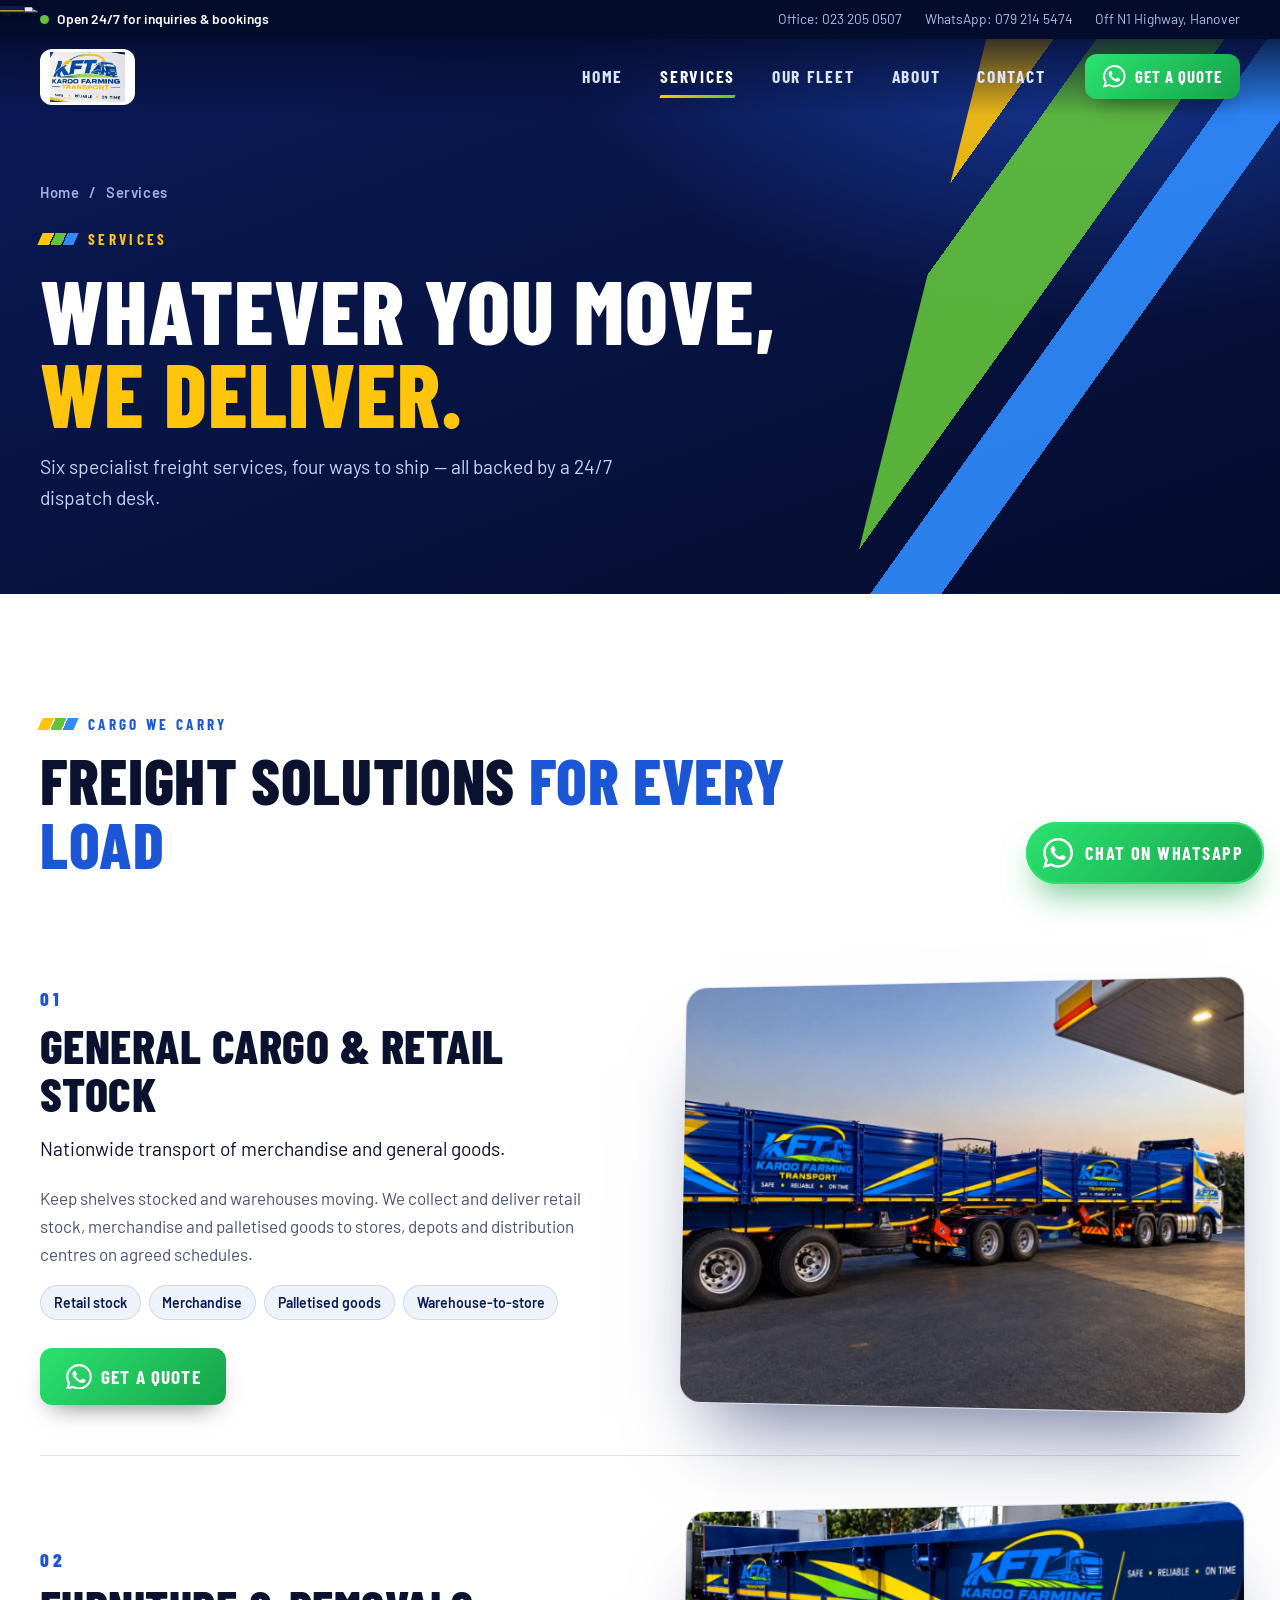
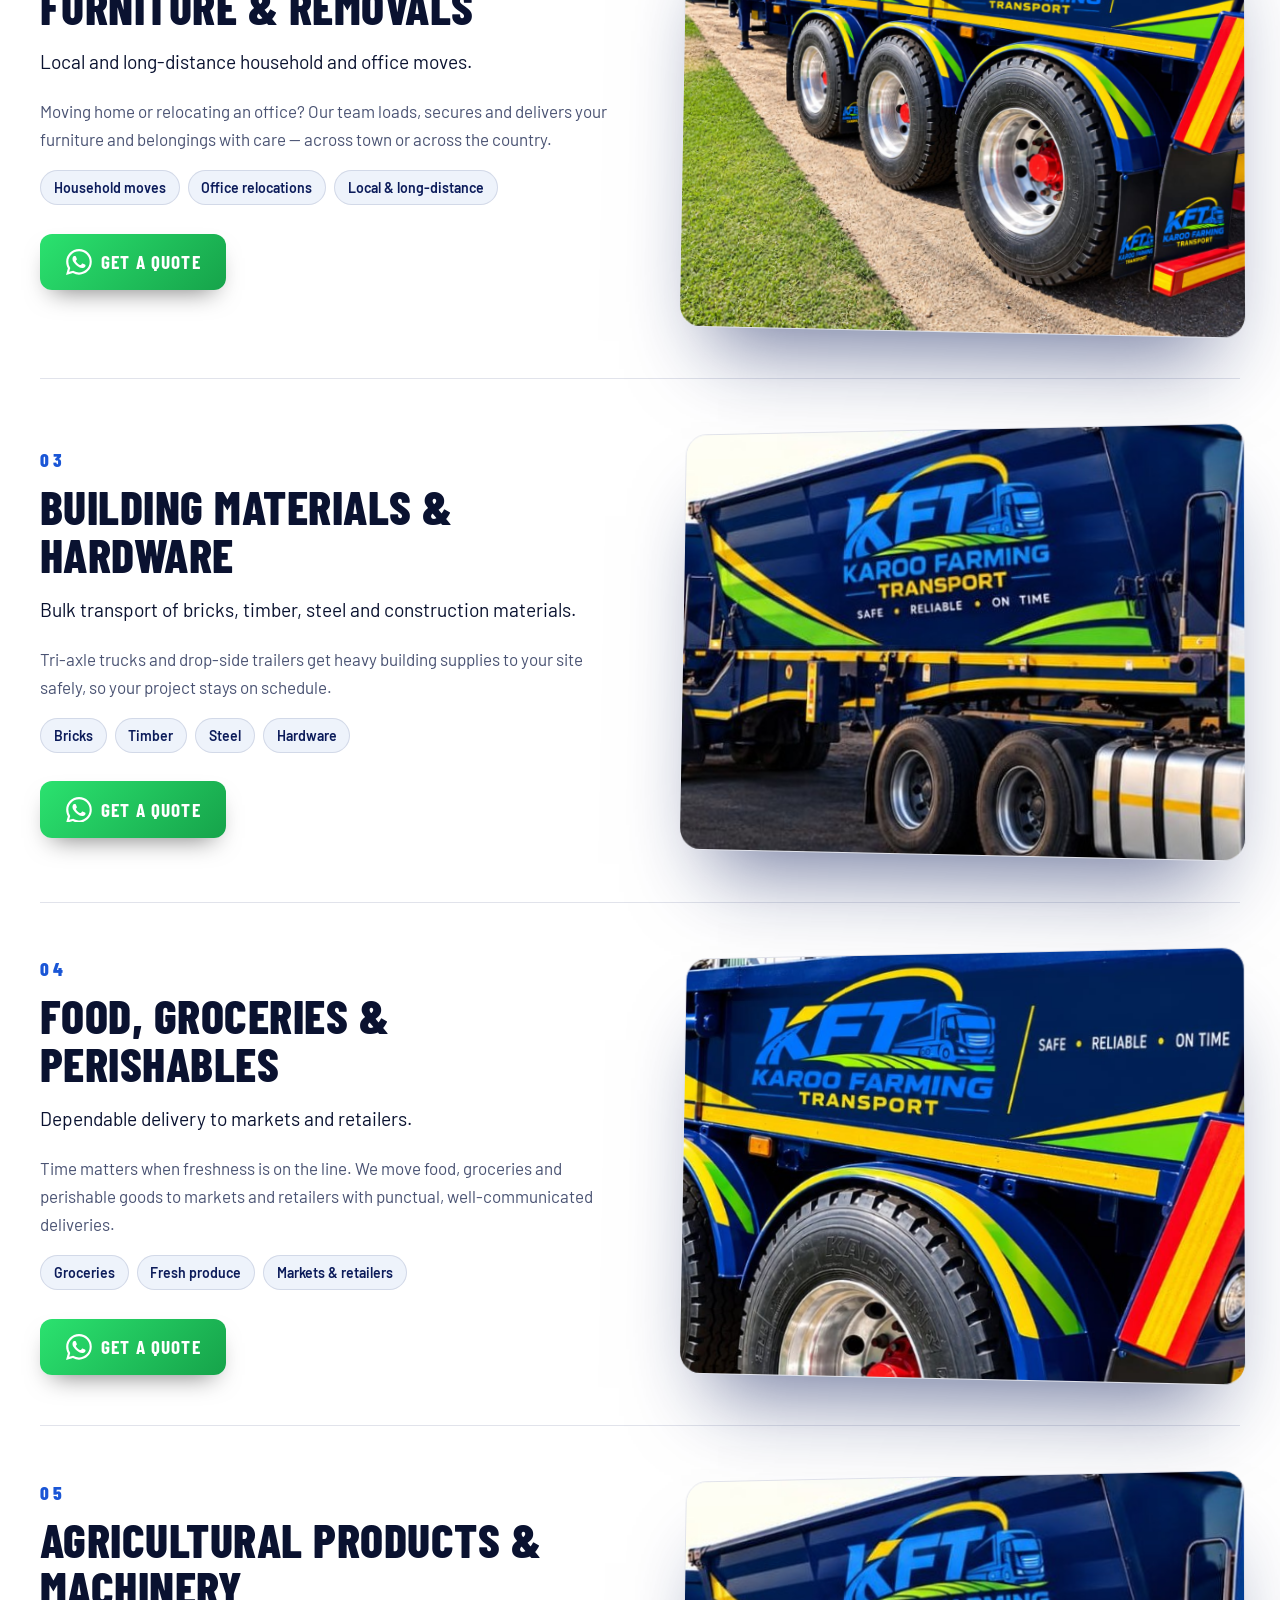
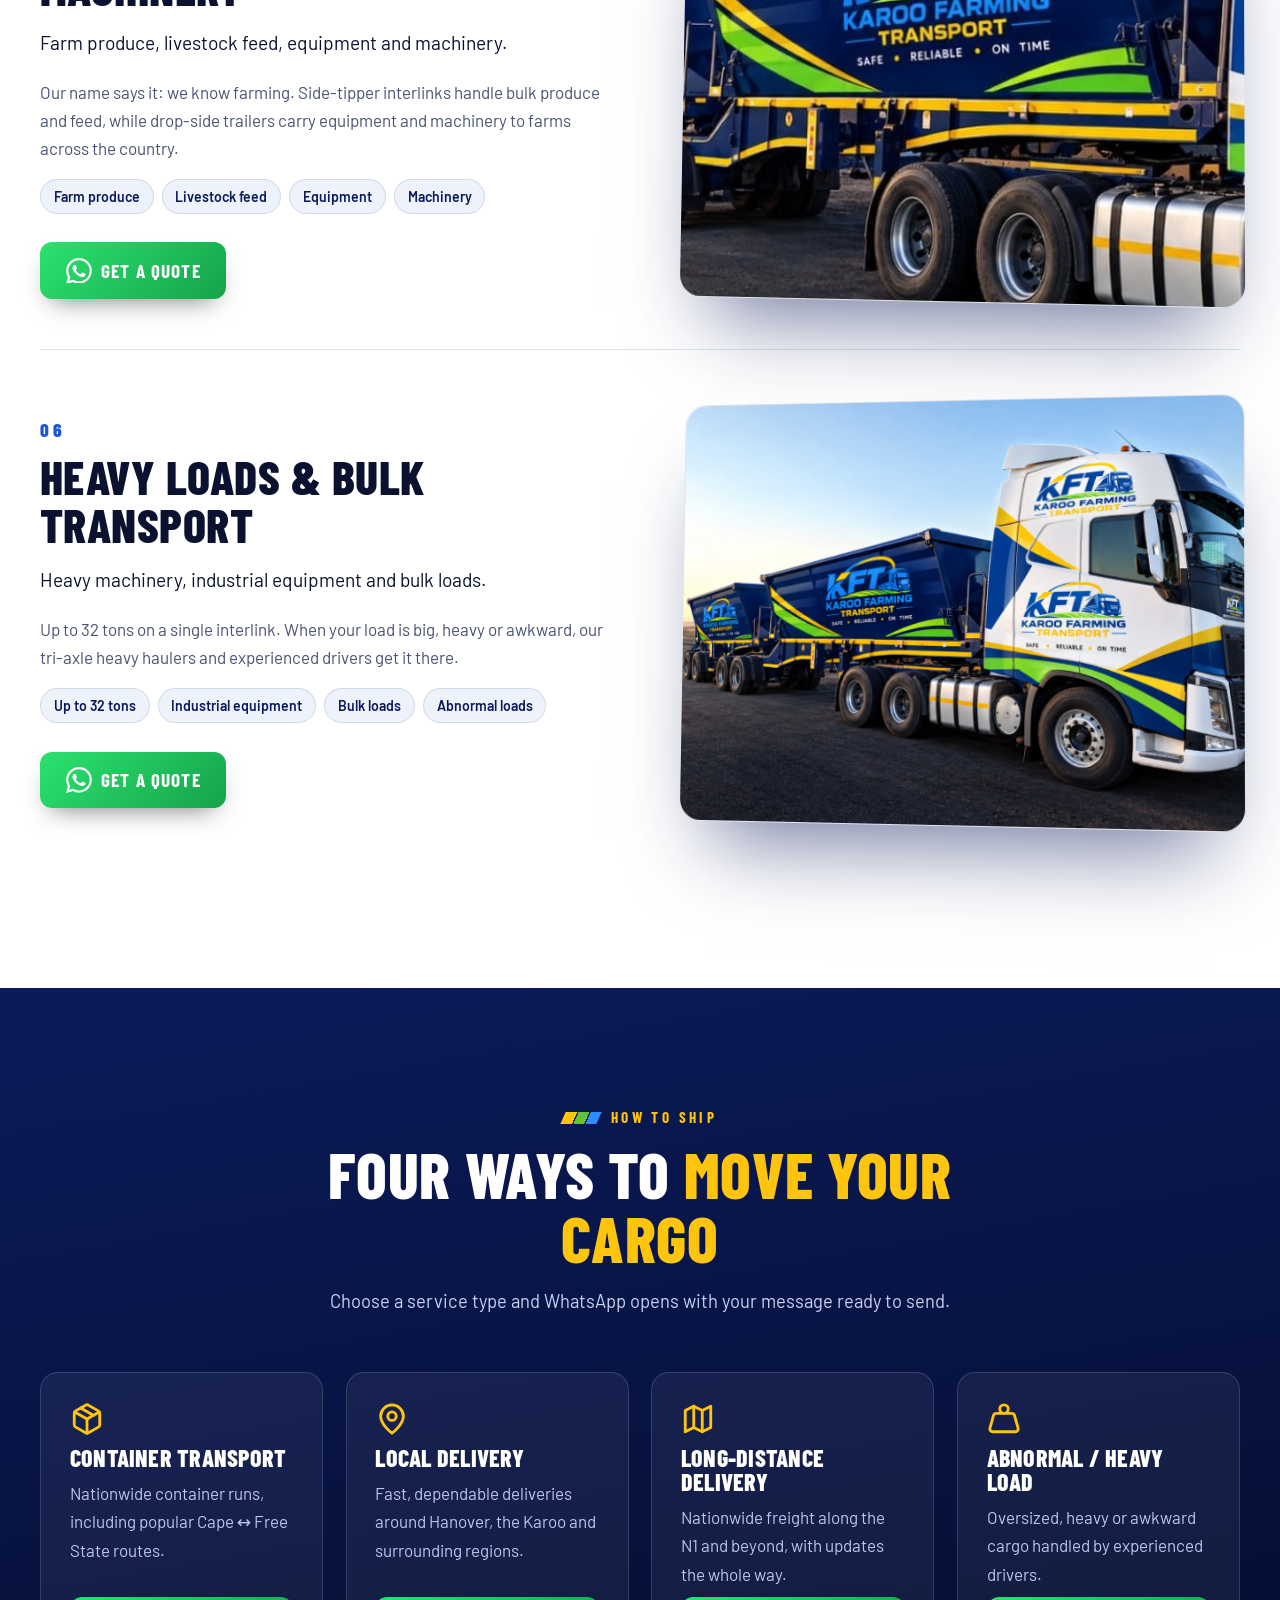
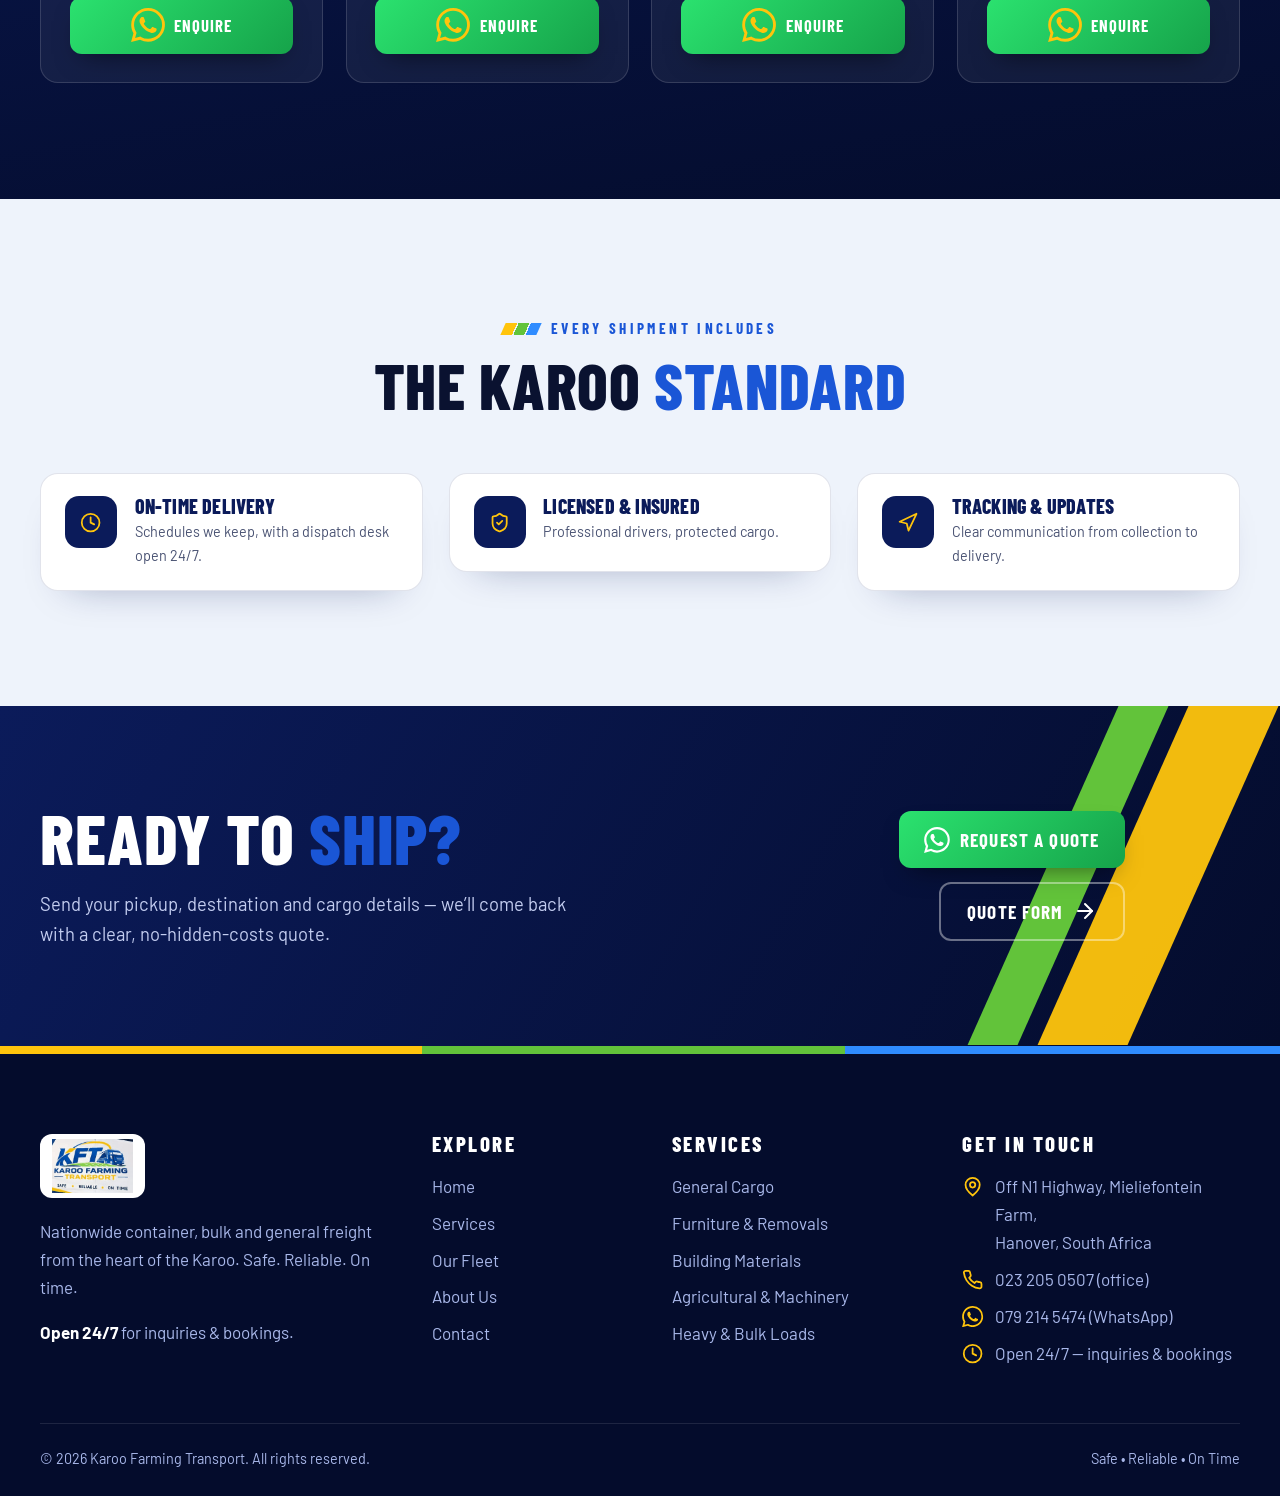
<file: services.html>
<!doctype html>
<html lang="en-ZA">
<head>
<meta charset="utf-8">
<meta name="viewport" content="width=device-width,initial-scale=1,viewport-fit=cover">
<title>Services | Karoo Farming Transport</title>
<meta name="description" content="General cargo, furniture and removals, building materials, food and perishables, agricultural products and heavy bulk transport across South Africa.">
<meta name="theme-color" content="#0b1b5a">
<meta property="og:type" content="website">
<meta property="og:title" content="Services | Karoo Farming Transport">
<meta property="og:description" content="General cargo, furniture and removals, building materials, food and perishables, agricultural products and heavy bulk transport across South Africa.">
<meta property="og:image" content="assets/img/fleet-tipper-interlink.jpg">
<link rel="icon" href="assets/img/favicon.svg" type="image/svg+xml">
<link rel="preconnect" href="https://fonts.googleapis.com">
<link rel="preconnect" href="https://fonts.gstatic.com" crossorigin>
<link href="https://fonts.googleapis.com/css2?family=Barlow+Condensed:ital,wght@0,600;0,700;0,800;1,700;1,800&amp;family=Barlow:wght@400;500;600;700&amp;display=swap" rel="stylesheet">
<style>
/* =====================================================================
   Karoo Farming Transport — style.css
   Palette taken from the fleet livery: deep navy, royal blue, yellow, lime green.
   ===================================================================== */
:root{
  --navy-950:#040c2c; --navy-900:#07133f; --navy-800:#0b1b5a; --navy-700:#112577;
  --royal:#1a56d6; --sky:#2f8cff; --yellow:#ffc40c; --yellow-d:#e6ab00;
  --green:#62c33a; --green-d:#47a523;
  --ink:#0a1230; --text:#4a5373; --mist:#eef3fb; --white:#fff;
  --wa:#25d366; --wa-d:#128c7e;
  --line:rgba(11,27,90,.12);
  --font-d:'Barlow Condensed','Oswald','Roboto Condensed','Arial Narrow',Impact,sans-serif;
  --font-b:'Barlow','Inter',system-ui,-apple-system,'Segoe UI',Roboto,Helvetica,Arial,sans-serif;
  --ease:cubic-bezier(.2,.8,.2,1);
  --r:18px; --header-h:76px;
}

/* ---------- base ---------- */
*,*::before,*::after{box-sizing:border-box}
html{scroll-behavior:smooth;-webkit-text-size-adjust:100%}
body{margin:0;font-family:var(--font-b);color:var(--text);background:#fff;line-height:1.65;font-size:1.0625rem;overflow-x:hidden;transition:opacity .3s ease}
body.is-leaving{opacity:0}
img,svg{display:block;max-width:100%}
a{color:inherit;text-decoration:none}
h1,h2,h3,h4{font-family:var(--font-d);color:var(--ink);line-height:1;margin:0;text-transform:uppercase;letter-spacing:.01em;font-weight:800}
p{margin:0 0 1em}
ul{margin:0;padding:0;list-style:none}
button{font:inherit;cursor:pointer;border:0;background:none;color:inherit;padding:0}
:focus-visible{outline:3px solid var(--yellow);outline-offset:3px;border-radius:6px}
::selection{background:var(--yellow);color:var(--navy-950)}
.container{width:min(1200px,100% - 2.5rem);margin-inline:auto}
.sr-only{position:absolute;width:1px;height:1px;overflow:hidden;clip:rect(0 0 0 0);white-space:nowrap}
.skip{position:absolute;left:1rem;top:-4rem;z-index:300;background:var(--yellow);color:var(--navy-950);padding:.7rem 1rem;border-radius:8px;font-weight:700}
.skip:focus{top:1rem}
.ico{width:1.25em;height:1.25em;fill:none;stroke:currentColor;stroke-width:2;stroke-linecap:round;stroke-linejoin:round;flex:none}
.ico-fill{fill:currentColor;stroke:none}
section[id]{scroll-margin-top:calc(var(--header-h) + 14px)}

/* ---------- section scaffolding ---------- */
.section{padding:clamp(4rem,9vw,7.5rem) 0;position:relative}
.section--mist{background:var(--mist)}
.section--dark{background:linear-gradient(170deg,var(--navy-800),var(--navy-950));color:#c9d3f3}
.section--dark h2,.section--dark h3{color:#fff}
.eyebrow{display:inline-flex;align-items:center;gap:.75rem;font-family:var(--font-d);font-weight:700;letter-spacing:.22em;text-transform:uppercase;font-size:.95rem;color:var(--royal)}
.eyebrow::before{content:"";width:36px;height:12px;transform:skewX(-24deg);background:linear-gradient(90deg,var(--yellow) 0 32%,transparent 32% 36%,var(--green) 36% 66%,transparent 66% 70%,var(--sky) 70%)}
.section--dark .eyebrow,.hero .eyebrow,.page-hero .eyebrow{color:var(--yellow)}
.section-head{max-width:780px;margin-bottom:clamp(2rem,5vw,3.5rem)}
.section-head h2{font-size:clamp(2.3rem,5.2vw,4rem);margin:.7rem 0 1rem}
.section-head p{font-size:1.15rem;margin:0}
.section-head--center{margin-inline:auto;text-align:center}
.section-head--center .eyebrow{justify-content:center}
.accent{color:var(--royal)}
.section--dark .accent,.hero .accent,.page-hero .accent{color:var(--yellow)}

/* ---------- buttons ---------- */
.btn{--bg:var(--yellow);--fg:var(--navy-950);position:relative;display:inline-flex;align-items:center;justify-content:center;gap:.6rem;padding:.95rem 1.6rem;border-radius:12px;font-family:var(--font-d);font-weight:700;font-size:1.2rem;letter-spacing:.06em;text-transform:uppercase;line-height:1;background:var(--bg);color:var(--fg);overflow:hidden;isolation:isolate;transition:transform .35s var(--ease),box-shadow .35s var(--ease);box-shadow:0 12px 26px -12px rgba(0,0,0,.55);white-space:nowrap}
.btn::after{content:"";position:absolute;inset:0;z-index:-1;background:linear-gradient(105deg,transparent 35%,rgba(255,255,255,.45) 50%,transparent 65%);transform:translateX(-120%);transition:transform .8s var(--ease)}
.btn:hover{transform:translateY(-3px);box-shadow:0 18px 30px -12px rgba(0,0,0,.6)}
.btn:hover::after{transform:translateX(120%)}
.btn-wa{--bg:linear-gradient(135deg,#2be26f,#16a34a);--fg:#fff;background:var(--bg)}
.btn-wa .ico{width:1.35em;height:1.35em}
.btn-ghost{--bg:transparent;--fg:#fff;border:2px solid rgba(255,255,255,.4);box-shadow:none}
.btn-ghost:hover{border-color:var(--yellow);color:var(--yellow)}
.btn-navy{--bg:var(--navy-800);--fg:#fff}
.btn-outline{--bg:transparent;--fg:var(--navy-800);border:2px solid var(--navy-800);box-shadow:none}
.btn-outline:hover{background:var(--navy-800);color:#fff}
.btn-sm{padding:.7rem 1.1rem;font-size:1.05rem}
.btn-row{display:flex;flex-wrap:wrap;gap:.9rem}
.link-arrow{display:inline-flex;align-items:center;gap:.5rem;font-family:var(--font-d);font-weight:700;text-transform:uppercase;letter-spacing:.08em;font-size:1.15rem;color:var(--royal)}
.link-arrow .ico{transition:transform .3s var(--ease)}
.link-arrow:hover .ico{transform:translateX(5px)}

/* ---------- preloader / progress ---------- */
.preloader{position:fixed;inset:0;z-index:500;display:grid;place-items:center;background:var(--navy-950);transition:opacity .6s ease,visibility .6s}
.preloader.is-done{opacity:0;visibility:hidden}
.preloader__in{display:grid;gap:1.4rem;justify-items:center}
.preloader__logo{background:#fff;border-radius:16px;padding:10px 16px;width:190px;animation:pop .8s var(--ease) both}
.preloader__bar{width:190px;height:5px;border-radius:5px;background:rgba(255,255,255,.12);overflow:hidden}
.preloader__bar i{display:block;height:100%;width:40%;background:linear-gradient(90deg,var(--yellow),var(--green),var(--sky));border-radius:5px;animation:load 1s ease-in-out infinite}
@keyframes load{0%{transform:translateX(-110%)}100%{transform:translateX(280%)}}
@keyframes pop{from{opacity:0;transform:scale(.85) translateY(10px)}to{opacity:1;transform:none}}
.progress{position:fixed;left:0;right:0;top:0;height:5px;z-index:200;pointer-events:none}
.progress__bar{height:100%;transform-origin:left;transform:scaleX(var(--p,0));background:linear-gradient(90deg,var(--yellow),var(--green),var(--sky))}
.progress__truck{position:absolute;top:5px;left:calc(var(--p,0) * (100% - 38px));width:38px;color:var(--yellow);filter:drop-shadow(0 2px 3px rgba(0,0,0,.4));opacity:.95}
@media (max-width:640px){.progress__truck{display:none}}

/* ---------- header ---------- */
.site-header{position:fixed;inset:0 0 auto 0;z-index:150;transition:background .35s ease,box-shadow .35s ease,transform .35s var(--ease)}
.topbar{background:var(--navy-950);color:#aebce8;font-size:.86rem;max-height:44px;overflow:hidden;transition:max-height .35s var(--ease),opacity .35s}
.topbar__in{display:flex;justify-content:space-between;align-items:center;gap:1rem;padding:.5rem 0}
.topbar__links{display:flex;gap:1.4rem;flex-wrap:wrap}
.topbar a:hover{color:var(--yellow)}
.topbar__open{display:inline-flex;align-items:center;gap:.5rem;color:#fff;font-weight:600}
.dot{width:9px;height:9px;border-radius:50%;background:var(--green);box-shadow:0 0 0 0 rgba(98,195,58,.7);animation:ping 2s infinite;display:inline-block}
@keyframes ping{70%{box-shadow:0 0 0 9px rgba(98,195,58,0)}100%{box-shadow:0 0 0 0 rgba(98,195,58,0)}}
.navbar{background:linear-gradient(180deg,rgba(4,12,44,.78),rgba(4,12,44,0));backdrop-filter:blur(0);transition:background .35s ease,backdrop-filter .35s}
.navbar__in{display:flex;align-items:center;gap:1.5rem;height:var(--header-h)}
.site-header.is-scrolled .topbar{max-height:0;opacity:0}
.site-header.is-scrolled .navbar{background:rgba(7,19,63,.92);backdrop-filter:blur(14px) saturate(1.4);box-shadow:0 10px 30px -14px rgba(0,0,0,.6)}
.brand{background:#fff;border-radius:12px;padding:3px 10px;display:block;flex:none;transition:transform .35s var(--ease)}
.brand:hover{transform:scale(1.04) rotate(-1deg)}
.brand img{height:50px;width:auto}
.nav{display:flex;gap:.3rem;margin-left:auto}
.nav a{position:relative;padding:.6rem 1rem;color:#dbe4ff;font-family:var(--font-d);font-weight:700;letter-spacing:.1em;text-transform:uppercase;font-size:1.1rem}
.nav a::after{content:"";position:absolute;left:1rem;right:1rem;bottom:.2rem;height:3px;background:linear-gradient(90deg,var(--yellow),var(--green));transform:scaleX(0) skewX(-24deg);transform-origin:left;transition:transform .35s var(--ease)}
.nav a:hover,.nav a.is-active{color:#fff}
.nav a:hover::after,.nav a.is-active::after{transform:scaleX(1) skewX(-24deg)}
.nav__extra{display:none}
.burger{display:none;width:46px;height:46px;border-radius:12px;background:rgba(255,255,255,.1);margin-left:auto;position:relative;z-index:210}
.burger span{position:absolute;left:12px;right:12px;height:3px;border-radius:3px;background:#fff;transition:transform .35s var(--ease),opacity .2s,top .35s var(--ease)}
.burger span:nth-child(1){top:15px}.burger span:nth-child(2){top:22px}.burger span:nth-child(3){top:29px}
.nav-open .burger span:nth-child(1){top:22px;transform:rotate(45deg)}
.nav-open .burger span:nth-child(2){opacity:0}
.nav-open .burger span:nth-child(3){top:22px;transform:rotate(-45deg)}

/* ---------- hero ---------- */
.hero{position:relative;min-height:100svh;display:grid;align-items:center;color:#fff;overflow:hidden;padding:calc(var(--header-h) + 6.5rem) 0 8rem;background:radial-gradient(80% 65% at 82% 18%,#1a3fa6 0%,transparent 62%),radial-gradient(60% 50% at 8% 90%,rgba(47,140,255,.25),transparent 60%),linear-gradient(160deg,var(--navy-800),var(--navy-950))}
.hero::before{content:"";position:absolute;inset:0;background-image:linear-gradient(rgba(255,255,255,.045) 1px,transparent 1px),linear-gradient(90deg,rgba(255,255,255,.045) 1px,transparent 1px);background-size:64px 64px;mask-image:radial-gradient(70% 70% at 70% 40%,#000,transparent);-webkit-mask-image:radial-gradient(70% 70% at 70% 40%,#000,transparent)}
.livery{position:absolute;inset:auto 0 0 0;height:30%;pointer-events:none;overflow:hidden}
.livery span{position:absolute;left:-6%;width:112%;transform-origin:left bottom;transform:skewY(-6deg) translateX(-110%);animation:slideIn 1.3s var(--ease) forwards}
.livery .y{bottom:20%;height:20px;background:var(--yellow);animation-delay:.25s}
.livery .g{bottom:12%;height:30px;background:var(--green);animation-delay:.4s}
.livery .b{bottom:-14%;height:90px;background:var(--royal);animation-delay:.55s}
@keyframes slideIn{to{transform:skewY(-6deg) translateX(0)}}
.hero__grid{position:relative;display:grid;grid-template-columns:1.02fr 1fr;gap:clamp(2rem,4vw,4rem);align-items:center}
.hero__badge{display:inline-flex;align-items:center;gap:.7rem;padding:.5rem 1rem;border-radius:999px;background:rgba(255,255,255,.08);border:1px solid rgba(255,255,255,.16);font-size:.95rem;font-weight:600;color:#e6edff;backdrop-filter:blur(6px)}
.hero h1{font-size:clamp(2.9rem,6.4vw,5.8rem);line-height:.9;color:#fff;margin:1.3rem 0 1.5rem;letter-spacing:.005em}
.hero h1 .line{display:block;overflow:hidden;padding-bottom:.06em}
.hero h1 .line>span{display:block;transform:translateY(112%);transition:transform 1.1s var(--ease)}
.is-loaded .hero h1 .line>span{transform:none}
.hero h1 .line:nth-child(2)>span{transition-delay:.12s}
.hero h1 .line:nth-child(3)>span{transition-delay:.24s}
.hero__lead{font-size:clamp(1.05rem,1.6vw,1.25rem);color:#c8d4f7;max-width:560px}
.hero__fade{opacity:0;transform:translateY(24px);transition:opacity .9s var(--ease) .5s,transform .9s var(--ease) .5s}
.is-loaded .hero__fade{opacity:1;transform:none}
.hero__fade--2{transition-delay:.7s}.hero__fade--3{transition-delay:.9s}
.hero__trust{display:flex;flex-wrap:wrap;gap:.6rem 1.6rem;margin-top:2rem;color:#dbe4ff;font-weight:600;font-size:.98rem}
.hero__trust li{display:inline-flex;align-items:center;gap:.5rem}
.hero__trust .ico{color:var(--green);width:1.15em}

/* 3D photo stage */
.stage{perspective:1700px;position:relative}
.stage__inner{position:relative;aspect-ratio:1/.92;transform-style:preserve-3d;transform:rotateX(var(--rx,5deg)) rotateY(var(--ry,-14deg));transition:transform .12s linear}
.stage__panel{position:absolute;margin:0;border-radius:20px;overflow:hidden;border:1px solid rgba(255,255,255,.2);box-shadow:0 50px 80px -30px rgba(0,0,0,.75);background:var(--navy-900)}
.stage__panel img{width:100%;height:100%;object-fit:cover}
.stage__panel--main{inset:4% 0 18% 10%;transform:translateZ(70px);animation:float 8s ease-in-out infinite}
.stage__panel--back{inset:34% 28% 0 0;transform:translateZ(-30px);animation:float 9s ease-in-out -3s infinite}
.stage__panel--small{width:34%;aspect-ratio:1;right:-2%;bottom:2%;transform:translateZ(150px);animation:float 7s ease-in-out -1.5s infinite}
.stage__chip{position:absolute;display:flex;align-items:center;gap:.7rem;padding:.7rem 1rem;border-radius:14px;background:rgba(7,19,63,.82);border:1px solid rgba(255,255,255,.18);backdrop-filter:blur(10px);color:#fff;font-family:var(--font-d);font-weight:700;font-size:1.15rem;letter-spacing:.06em;text-transform:uppercase;line-height:1.05;box-shadow:0 20px 40px -18px rgba(0,0,0,.7)}
.stage__chip small{display:block;font-family:var(--font-b);font-weight:500;letter-spacing:0;text-transform:none;font-size:.78rem;color:#a9b8ea}
.stage__chip .ico{color:var(--yellow);width:1.7em;height:1.7em}
.stage__chip--a{left:0;top:6%;transform:translateZ(190px);animation:float 6s ease-in-out infinite}
.stage__chip--b{right:2%;top:46%;transform:translateZ(210px);animation:float 7s ease-in-out -2s infinite}
.stage__floor{position:absolute;left:5%;right:5%;bottom:-6%;height:20%;border-radius:50%;background:radial-gradient(closest-side,rgba(47,140,255,.5),transparent);transform:translateZ(-80px) rotateX(70deg);filter:blur(10px)}
@keyframes float{50%{translate:0 -12px}}

/* road strip */
.road{position:relative;background:#0a0f26;height:84px;overflow:hidden;border-block:4px solid var(--yellow)}
.road::before{content:"";position:absolute;left:0;right:0;top:50%;height:6px;margin-top:6px;background:repeating-linear-gradient(90deg,#fff 0 46px,transparent 46px 92px);animation:lane 1.2s linear infinite;opacity:.85}
@keyframes lane{to{background-position:-92px 0}}
.road__truck{position:absolute;bottom:20px;left:0;width:200px;animation:drive 16s linear infinite}
@keyframes drive{from{transform:translateX(-240px)}to{transform:translateX(calc(100vw + 40px))}}
.road__truck svg{width:100%;overflow:visible;filter:drop-shadow(0 6px 4px rgba(0,0,0,.5))}
.road__truck .wheel{transform-box:fill-box;transform-origin:center;animation:spin .5s linear infinite}
@keyframes spin{to{transform:rotate(360deg)}}

/* ---------- stats ---------- */
.stats{background:var(--navy-950);color:#fff;position:relative;z-index:2}
.stats__grid{display:grid;grid-template-columns:repeat(4,1fr)}
.stat{padding:2.6rem 1.4rem;text-align:center;border-left:1px solid rgba(255,255,255,.1)}
.stat:first-child{border-left:0}
.stat b{display:block;font-family:var(--font-d);font-size:clamp(3rem,6vw,4.8rem);line-height:1;font-weight:800;background:linear-gradient(180deg,#fff,#9fb7ff);-webkit-background-clip:text;background-clip:text;color:transparent}
.stat b em{font-style:normal;color:var(--yellow);-webkit-text-fill-color:var(--yellow)}
.stat span{display:block;margin-top:.5rem;color:#9fb0e6;font-size:.95rem;letter-spacing:.04em}

/* marquee */
.marquee{background:var(--yellow);color:var(--navy-950);overflow:hidden;white-space:nowrap;padding:.85rem 0;transform:skewY(-1deg);margin:-.5rem 0}
.marquee__track{display:inline-flex;gap:2.2rem;animation:marquee 38s linear infinite;padding-left:2.2rem}
.marquee span{font-family:var(--font-d);font-weight:800;font-size:1.5rem;letter-spacing:.12em;text-transform:uppercase;display:inline-flex;align-items:center;gap:2.2rem}
.marquee span::after{content:"";width:12px;height:12px;background:var(--navy-800);transform:skewX(-24deg)}
@keyframes marquee{to{transform:translateX(-50%)}}

/* ---------- services ---------- */
.grid-3{display:grid;grid-template-columns:repeat(3,1fr);gap:1.6rem}
.grid-2{display:grid;grid-template-columns:repeat(2,1fr);gap:1.6rem}
.grid-4{display:grid;grid-template-columns:repeat(4,1fr);gap:1.4rem}
.svc{position:relative;height:100%;padding:2.1rem 1.9rem 1.9rem;border-radius:var(--r);background:#fff;border:1px solid var(--line);box-shadow:0 18px 40px -24px rgba(11,27,90,.3);transform-style:preserve-3d;transform:perspective(900px) rotateX(var(--rx,0deg)) rotateY(var(--ry,0deg));transition:transform .3s var(--ease),box-shadow .4s;overflow:hidden;display:flex;flex-direction:column}
.svc::before{content:"";position:absolute;inset:0;background:radial-gradient(420px circle at var(--gx,50%) var(--gy,0%),rgba(47,140,255,.16),transparent 62%);opacity:0;transition:opacity .35s;pointer-events:none}
.svc::after{content:"";position:absolute;left:0;right:0;bottom:0;height:5px;background:linear-gradient(90deg,var(--yellow),var(--green),var(--sky));transform:scaleX(0);transform-origin:left;transition:transform .5s var(--ease)}
.svc:hover{box-shadow:0 36px 60px -26px rgba(11,27,90,.45)}
.svc:hover::before{opacity:1}.svc:hover::after{transform:scaleX(1)}
.svc__num{position:absolute;right:1.4rem;top:.6rem;font-family:var(--font-d);font-weight:800;font-size:4.6rem;line-height:1;color:rgba(11,27,90,.06)}
.svc__ico{width:60px;height:60px;border-radius:16px;background:linear-gradient(145deg,var(--navy-700),var(--navy-900));color:var(--yellow);display:grid;place-items:center;margin-bottom:1.3rem;transform:translateZ(46px);box-shadow:0 16px 24px -12px rgba(11,27,90,.6)}
.svc__ico .ico{width:28px;height:28px}
.svc h3{font-size:1.75rem;margin-bottom:.6rem;transform:translateZ(30px)}
.svc p{flex:1;margin-bottom:1.2rem;transform:translateZ(14px)}
.svc .link-arrow{transform:translateZ(22px);align-self:flex-start;color:var(--green-d)}
.tags{display:flex;flex-wrap:wrap;gap:.5rem;margin:.4rem 0 1.4rem}
.tags li{padding:.3rem .8rem;border-radius:999px;background:var(--mist);border:1px solid var(--line);font-size:.88rem;font-weight:600;color:var(--navy-800)}

/* ---------- 3D truck viewer ---------- */
.viewer{display:grid;grid-template-columns:1.4fr 1fr;gap:clamp(1.2rem,3vw,2.4rem);align-items:stretch}
.viewer__stage{position:relative;min-height:470px;border-radius:26px;overflow:hidden;background:radial-gradient(110% 80% at 50% 25%,#1b3f9f 0%,var(--navy-800) 48%,var(--navy-950) 100%);border:1px solid rgba(255,255,255,.14);box-shadow:0 40px 80px -40px rgba(0,0,0,.8);perspective:2100px;touch-action:pan-y;cursor:grab;user-select:none;-webkit-user-select:none}
.viewer__stage:active{cursor:grabbing}
.viewer__stage::before{content:"";position:absolute;inset:0;background-image:linear-gradient(rgba(255,255,255,.04) 1px,transparent 1px),linear-gradient(90deg,rgba(255,255,255,.04) 1px,transparent 1px);background-size:44px 44px;mask-image:radial-gradient(circle at 50% 60%,#000,transparent 75%);-webkit-mask-image:radial-gradient(circle at 50% 60%,#000,transparent 75%)}
.t3d{position:absolute;left:50%;top:62%;width:0;height:0;transform-style:preserve-3d;--u:24px}
.t3d.is-swap{animation:swap .7s var(--ease)}
@keyframes swap{from{scale:.85}to{scale:1}}
.t3d .glass{background:linear-gradient(135deg,#34509f,#101a44 60%,#3a56b0)}
.t3d .b{position:absolute;left:0;top:0;width:0;height:0;transform-style:preserve-3d;transform:translate3d(calc(var(--u)*var(--x)),calc(var(--u)*var(--y)*-1),calc(var(--u)*var(--z,0)))}
.t3d .f{position:absolute;overflow:hidden;backface-visibility:hidden;-webkit-backface-visibility:hidden;background:var(--c,#0b1b5a);width:calc(var(--u)*var(--w));height:calc(var(--u)*var(--h));left:calc(var(--u)*var(--w)/-2);top:calc(var(--u)*var(--h)/-2)}
.t3d .f::after{content:"";position:absolute;inset:0;background:var(--sh,transparent);pointer-events:none}
.t3d .f.r{--w:var(--bw);--h:var(--bh);transform:translateZ(calc(var(--u)*var(--bd)/2))}
.t3d .f.l{--w:var(--bw);--h:var(--bh);transform:rotateY(180deg) translateZ(calc(var(--u)*var(--bd)/2));--sh:rgba(0,0,0,.06)}
.t3d .f.t{--w:var(--bw);--h:var(--bd);transform:rotateX(90deg) translateZ(calc(var(--u)*var(--bh)/2));--sh:rgba(255,255,255,.16)}
.t3d .f.n{--w:var(--bd);--h:var(--bh);transform:rotateY(90deg) translateZ(calc(var(--u)*var(--bw)/2));--sh:rgba(0,0,0,.24)}
.t3d .f.k{--w:var(--bd);--h:var(--bh);transform:rotateY(-90deg) translateZ(calc(var(--u)*var(--bw)/2));--sh:rgba(0,0,0,.34)}
.t3d .cs{position:absolute;backface-visibility:hidden;-webkit-backface-visibility:hidden;background:var(--c,#111522)}
.t3d .disc{position:absolute;border-radius:50%;backface-visibility:hidden;-webkit-backface-visibility:hidden;background:radial-gradient(circle,#e63946 0 9%,#dfe6f2 10% 30%,#9aa6bb 31% 40%,#1a1e2e 41% 100%)}
.t3d .disc--tank{background:radial-gradient(circle,#e3e9f4 0 55%,#a9b4c8 100%)}
.t3d .ground{position:absolute;border-radius:50%;transform:rotateX(90deg) translateZ(-1px);background:radial-gradient(circle,rgba(47,140,255,.4) 0,rgba(17,37,119,.3) 45%,transparent 70%),repeating-radial-gradient(circle,transparent 0 calc(var(--u)*2.4),rgba(255,255,255,.07) calc(var(--u)*2.4) calc(var(--u)*2.4 + 1px));box-shadow:inset 0 0 0 2px rgba(255,196,12,.5)}
/* livery faces */
.t3d .liv-wall{background:repeating-linear-gradient(90deg,transparent 0 calc(var(--u)*1.4 - 2px),rgba(0,0,0,.3) calc(var(--u)*1.4 - 2px) calc(var(--u)*1.4)),linear-gradient(176deg,transparent 0 58%,var(--yellow) 58% 64%,transparent 64% 67%,var(--green) 67% 74%,transparent 74% 77%,var(--sky) 77% 80%,transparent 80%),var(--navy-800)}
.t3d .liv-cab{background:linear-gradient(to bottom,transparent 0 63%,var(--navy-800) 63%),linear-gradient(115deg,transparent 0 68%,var(--yellow) 68% 78%,transparent 78%),#f6f8ff}
.t3d .liv-cab--hi{background:#f6f8ff}
.t3d .chev{background:repeating-linear-gradient(45deg,#e11d2a 0 .7em,var(--yellow) .7em 1.4em)}
.t3d .fender{background:var(--navy-800)}
.t3d .fender.t{background:linear-gradient(90deg,var(--yellow) 0 40%,var(--green) 40% 70%,var(--navy-800) 70%)}
.t3d .grille{background:repeating-linear-gradient(0deg,#0d1226 0 .25em,#5b6684 .25em .32em)}
.decal{position:absolute;left:50%;top:44%;translate:-50% -50%;font-size:calc(var(--u)*var(--ds,.4));text-align:center;line-height:1;white-space:nowrap;font-family:var(--font-d);text-transform:uppercase;z-index:1}
.decal b{display:block;font-size:1.25em;font-style:italic;font-weight:800;color:#3d97ff;letter-spacing:-.02em;line-height:.9;text-shadow:0 0 .04em #fff}
.decal i{display:block;font-style:normal;font-weight:800;font-size:.4em;color:#fff;letter-spacing:.04em;margin-top:.1em}
.decal u{display:block;text-decoration:none;font-weight:800;font-size:.36em;color:var(--yellow);letter-spacing:.16em}
.decal s{display:block;text-decoration:none;font-size:.15em;color:#dfe7ff;letter-spacing:.2em;margin-top:.5em;font-weight:600}
.decal--light b{color:var(--royal);text-shadow:none}.decal--light i{color:var(--navy-800)}.decal--light u{color:#d99a00}.decal--light s{color:var(--navy-800)}
.viewer__tools{position:absolute;left:14px;right:14px;bottom:14px;display:flex;flex-wrap:wrap;gap:.4rem;align-items:center;z-index:3}
.viewer__tools button{min-width:44px;height:40px;padding:0 .9rem;border-radius:10px;background:rgba(255,255,255,.1);border:1px solid rgba(255,255,255,.18);color:#fff;font-family:var(--font-d);font-weight:700;letter-spacing:.08em;text-transform:uppercase;font-size:1rem;backdrop-filter:blur(6px);transition:background .25s,color .25s,transform .25s var(--ease)}
.viewer__tools button:hover{background:var(--yellow);color:var(--navy-950);transform:translateY(-2px)}
.viewer__tools button[aria-pressed="true"]{background:rgba(255,196,12,.18);border-color:var(--yellow);color:var(--yellow)}
.viewer__tools .sep{flex:1}
.viewer__hint{position:absolute;top:16px;left:50%;translate:-50% 0;display:flex;align-items:center;gap:.5rem;padding:.4rem .9rem;border-radius:999px;background:rgba(255,255,255,.1);color:#dbe4ff;font-size:.85rem;font-weight:600;z-index:3;transition:opacity .5s;pointer-events:none;white-space:nowrap}
.viewer__hint.is-hidden{opacity:0}
.viewer__panel{display:flex;flex-direction:column;gap:1.1rem;justify-content:center}
.viewer__tabs{display:flex;flex-wrap:wrap;gap:.5rem}
.viewer__tabs button{padding:.55rem 1rem;border-radius:10px;border:1.5px solid rgba(255,255,255,.22);color:#dbe4ff;font-family:var(--font-d);font-weight:700;letter-spacing:.08em;text-transform:uppercase;font-size:1.05rem;transition:all .3s var(--ease)}
.viewer__tabs button:hover{border-color:var(--yellow);color:var(--yellow)}
.viewer__tabs button[aria-selected="true"]{background:var(--yellow);border-color:var(--yellow);color:var(--navy-950)}
.viewer__panel h3{font-size:clamp(1.9rem,3.2vw,2.6rem);color:#fff}
.viewer__panel p{color:#c3cdf0;margin:0}
.specs{display:grid;gap:.1rem;margin:0}
.specs div{display:flex;justify-content:space-between;gap:1rem;padding:.65rem 0;border-bottom:1px solid rgba(255,255,255,.12)}
.specs dt{color:#93a4de;font-size:.92rem}
.specs dd{margin:0;color:#fff;font-weight:600;text-align:right;font-size:.98rem}
.viewer--light .specs div{border-color:var(--line)}
.no-3d .viewer__stage{display:grid;place-items:center}

/* fleet class cards */
.fleet-card{position:relative;height:100%;border-radius:var(--r);padding:2rem;background:linear-gradient(160deg,rgba(255,255,255,.08),rgba(255,255,255,.02));border:1px solid rgba(255,255,255,.14);overflow:hidden;display:flex;flex-direction:column;transform-style:preserve-3d;transform:perspective(900px) rotateX(var(--rx,0deg)) rotateY(var(--ry,0deg));transition:transform .3s var(--ease),border-color .3s}
.fleet-card:hover{border-color:rgba(255,196,12,.6)}
.fleet-card::before{content:"";position:absolute;inset:0;background:radial-gradient(420px circle at var(--gx,50%) var(--gy,0%),rgba(255,196,12,.14),transparent 62%);opacity:0;transition:opacity .35s;pointer-events:none}
.fleet-card:hover::before{opacity:1}
.fleet-card__tonnage{font-family:var(--font-d);font-weight:800;font-size:5.6rem;line-height:.9;color:var(--yellow);transform:translateZ(50px)}
.fleet-card__tonnage small{font-size:1.6rem;letter-spacing:.1em;color:#fff;margin-left:.3rem}
.fleet-card h3{font-size:1.7rem;margin:.6rem 0 .7rem;transform:translateZ(30px)}
.fleet-card p{color:#b9c6ef}
.checks{display:grid;gap:.55rem;margin:0 0 1.5rem;flex:1}
.checks li{display:flex;gap:.6rem;align-items:flex-start;font-weight:500}
.checks .ico{color:var(--green);margin-top:.28em;width:1.1em;height:1.1em}
.fleet-card .btn{align-self:flex-start}

/* ---------- coverflow gallery ---------- */
.coverflow{position:relative;perspective:1500px;height:clamp(300px,46vw,520px);user-select:none;-webkit-user-select:none;touch-action:pan-y;overflow:hidden}
.cf-item{position:absolute;left:50%;top:50%;width:min(62%,640px);aspect-ratio:4/3;margin:0;border-radius:18px;overflow:hidden;cursor:pointer;background:var(--navy-900);box-shadow:0 40px 60px -30px rgba(0,0,0,.7);border:1px solid rgba(255,255,255,.18);transition:transform .9s var(--ease),opacity .6s,filter .6s;transform-style:preserve-3d;transform:translate(-50%,-50%)}
.cf-item img{width:100%;height:100%;object-fit:cover;pointer-events:none}
.cf-item figcaption{position:absolute;inset:auto 0 0 0;padding:2.2rem 1.2rem .9rem;background:linear-gradient(transparent,rgba(4,12,44,.92));color:#fff;font-family:var(--font-d);font-weight:700;letter-spacing:.08em;text-transform:uppercase;font-size:1.15rem;opacity:0;transition:opacity .5s}
.cf-item.is-active figcaption{opacity:1}
.cf-btn{position:absolute;top:50%;translate:0 -50%;z-index:10;width:52px;height:52px;border-radius:50%;background:rgba(255,255,255,.12);border:1px solid rgba(255,255,255,.3);color:#fff;display:grid;place-items:center;backdrop-filter:blur(8px);transition:background .3s,color .3s,transform .3s var(--ease)}
.cf-btn:hover{background:var(--yellow);color:var(--navy-950);transform:scale(1.08)}
.cf-btn--prev{left:.4rem}.cf-btn--next{right:.4rem}
.cf-btn--prev .ico{transform:scaleX(-1)}
.cf-dots{display:flex;justify-content:center;gap:.5rem;margin-top:1.4rem}
.cf-dots button{width:34px;height:6px;border-radius:6px;background:rgba(255,255,255,.25);transform:skewX(-24deg);transition:background .3s,width .4s var(--ease)}
.cf-dots button[aria-current="true"]{background:var(--yellow);width:56px}

/* lightbox */
.lightbox{position:fixed;inset:0;z-index:400;background:rgba(4,12,44,.94);display:grid;place-items:center;padding:1.2rem;opacity:0;visibility:hidden;transition:opacity .35s,visibility .35s}
.lightbox.is-open{opacity:1;visibility:visible}
.lightbox figure{margin:0;max-width:min(1200px,100%);text-align:center}
.lightbox img{max-height:80vh;width:auto;margin:auto;border-radius:14px;box-shadow:0 40px 90px -20px #000;transform:scale(.94);transition:transform .5s var(--ease)}
.lightbox.is-open img{transform:none}
.lightbox figcaption{color:#fff;font-family:var(--font-d);text-transform:uppercase;letter-spacing:.1em;font-weight:700;margin-top:1rem;font-size:1.2rem}
.lightbox button{position:absolute;width:52px;height:52px;border-radius:50%;background:rgba(255,255,255,.12);color:#fff;display:grid;place-items:center}
.lightbox button:hover{background:var(--yellow);color:var(--navy-950)}
.lightbox .lb-close{top:1rem;right:1rem}
.lightbox .lb-prev{left:1rem;top:50%}.lightbox .lb-next{right:1rem;top:50%}
.lightbox .lb-prev .ico{transform:scaleX(-1)}

/* ---------- split / about ---------- */
.split{display:grid;grid-template-columns:1fr 1fr;gap:clamp(2rem,6vw,5rem);align-items:center}
.split--rev .split__media{order:2}
.photo-3d{perspective:1400px}
.photo-3d__in{position:relative;border-radius:22px;overflow:hidden;box-shadow:0 50px 80px -34px rgba(11,27,90,.6);transform:rotateY(var(--ry,-8deg)) rotateX(var(--rx,3deg));transition:transform .35s var(--ease);border:1px solid var(--line)}
.photo-3d__in img{width:100%;aspect-ratio:4/3;object-fit:cover}
.photo-3d__tag{position:absolute;left:1rem;bottom:1rem;padding:.6rem 1rem;border-radius:12px;background:rgba(7,19,63,.88);backdrop-filter:blur(8px);color:#fff;font-family:var(--font-d);font-weight:700;letter-spacing:.08em;text-transform:uppercase}
.photo-3d__tag b{color:var(--yellow)}
.lead{font-size:1.2rem;color:var(--ink)}
.split h2{font-size:clamp(2.3rem,5vw,3.8rem);margin:.7rem 0 1.2rem}

/* flip cards */
.flip{perspective:1100px;height:300px;cursor:pointer;outline-offset:6px}
.flip__in{position:relative;width:100%;height:100%;transform-style:preserve-3d;transition:transform .9s var(--ease)}
.flip.is-flipped .flip__in{transform:rotateY(180deg)}
@media (hover:hover){.flip:hover .flip__in{transform:rotateY(180deg)}}
.flip__face{position:absolute;inset:0;border-radius:var(--r);backface-visibility:hidden;-webkit-backface-visibility:hidden;padding:2rem;display:flex;flex-direction:column;justify-content:flex-end;overflow:hidden}
.flip__front{background:linear-gradient(155deg,var(--navy-700),var(--navy-950));color:#fff;box-shadow:0 30px 50px -26px rgba(11,27,90,.7)}
.flip__front::before{content:"";position:absolute;right:-20%;top:-10%;width:70%;height:120%;background:linear-gradient(115deg,var(--yellow) 0 18%,transparent 18% 24%,var(--green) 24% 44%,transparent 44% 50%,var(--sky) 50% 60%,transparent 60%);opacity:.9;transform:skewX(-12deg)}
.flip__front .ico{position:relative;width:54px;height:54px;color:var(--yellow);margin-bottom:auto}
.flip__front h3{position:relative;color:#fff;font-size:3rem}
.flip__front span{position:relative;color:#b9c6ef;font-size:.9rem;letter-spacing:.14em;text-transform:uppercase;font-weight:600}
.flip__back{background:#fff;border:1px solid var(--line);transform:rotateY(180deg);justify-content:center;box-shadow:0 30px 50px -26px rgba(11,27,90,.35)}
.flip__back h4{font-size:1.7rem;margin-bottom:.7rem;color:var(--royal)}
.flip__back p{margin:0}

/* N1 route */
.route{position:relative;background:linear-gradient(160deg,var(--navy-800),var(--navy-950));border-radius:26px;padding:clamp(1.5rem,4vw,3rem);color:#fff;overflow:hidden}
.route svg{width:100%;height:auto;overflow:visible}
.route__line{stroke:rgba(255,255,255,.18);stroke-width:10;fill:none;stroke-linecap:round}
.route__dash{stroke:#fff;stroke-width:2.5;fill:none;stroke-dasharray:3 14;animation:dashmove 1.4s linear infinite;stroke-linecap:round}
.route__prog{stroke:url(#rg);stroke-width:10;fill:none;stroke-linecap:round;stroke-dasharray:1;stroke-dashoffset:1}
.route.is-in .route__prog{animation:draw 3.2s var(--ease) .2s forwards}
@keyframes draw{to{stroke-dashoffset:0}}
@keyframes dashmove{to{stroke-dashoffset:-34}}
.route__city circle{fill:var(--navy-950);stroke:#fff;stroke-width:3}
.route__city text{fill:#dbe4ff;font-family:var(--font-d);font-weight:700;font-size:20px;letter-spacing:.1em;text-transform:uppercase}
.route__city--base circle{fill:var(--yellow);stroke:var(--navy-950);stroke-width:4}
.route__city--base text{fill:var(--yellow);font-size:24px}
.route__pulse{fill:none;stroke:var(--yellow);stroke-width:3;transform-box:fill-box;transform-origin:center;animation:pulse 2.4s ease-out infinite}
@keyframes pulse{from{transform:scale(.5);opacity:1}to{transform:scale(2.6);opacity:0}}
.route__legend{display:flex;flex-wrap:wrap;gap:1rem 2rem;margin-top:1.5rem;color:#aebce8;font-size:.95rem}

/* ---------- process ---------- */
.steps{display:grid;grid-template-columns:repeat(4,1fr);gap:1.4rem;position:relative}
.steps::before{content:"";position:absolute;left:8%;right:8%;top:34px;height:4px;background:var(--line);border-radius:4px}
.steps::after{content:"";position:absolute;left:8%;top:34px;height:4px;width:84%;border-radius:4px;background:linear-gradient(90deg,var(--yellow),var(--green),var(--sky));transform:scaleX(0);transform-origin:left;transition:transform 2s var(--ease) .2s}
.steps.is-in::after{transform:scaleX(1)}
.step{position:relative;text-align:center;padding:0 .6rem}
.step__n{width:72px;height:72px;margin:0 auto 1.2rem;border-radius:50%;display:grid;place-items:center;background:var(--navy-800);color:var(--yellow);font-family:var(--font-d);font-weight:800;font-size:2.2rem;border:6px solid #fff;box-shadow:0 14px 26px -12px rgba(11,27,90,.6);position:relative;z-index:1}
.step h3{font-size:1.5rem;margin-bottom:.5rem}
.step p{font-size:.98rem;margin:0}

/* testimonials */
.quote{position:relative;height:100%;padding:2.2rem;border-radius:var(--r);background:#fff;border:1px solid var(--line);box-shadow:0 24px 44px -28px rgba(11,27,90,.35)}
.quote::before{content:"\201C";position:absolute;right:1.4rem;top:-.3rem;font-family:var(--font-d);font-size:7rem;font-weight:800;color:var(--yellow);line-height:1}
.quote blockquote{margin:0 0 1.4rem;font-size:1.2rem;color:var(--ink);font-weight:500}
.quote footer{display:flex;align-items:center;gap:.9rem}
.quote__av{width:48px;height:48px;border-radius:50%;background:var(--navy-800);color:var(--yellow);display:grid;place-items:center;font-family:var(--font-d);font-weight:800;font-size:1.3rem}
.quote footer b{display:block;color:var(--ink)}
.quote footer span{font-size:.9rem}

/* CTA band */
.cta{position:relative;overflow:hidden;color:#fff;padding:clamp(3.5rem,8vw,6rem) 0;background:linear-gradient(120deg,var(--navy-800),var(--navy-950))}
.cta::before,.cta::after{content:"";position:absolute;top:0;bottom:0;transform:skewX(-24deg)}
.cta::before{right:6%;width:90px;background:var(--yellow);opacity:.95}
.cta::after{right:calc(6% + 110px);width:50px;background:var(--green)}
.cta__in{position:relative;z-index:1;display:grid;grid-template-columns:1.4fr 1fr;gap:2rem;align-items:center}
.cta h2{color:#fff;font-size:clamp(2.4rem,5.5vw,4.4rem)}
.cta p{color:#c3cdf0;font-size:1.15rem;margin:1rem 0 0;max-width:560px}
.cta .btn-row{justify-content:flex-end;padding-right:clamp(0px,9vw,140px)}

/* ---------- page hero ---------- */
.page-hero{position:relative;color:#fff;overflow:hidden;padding:calc(var(--header-h) + 6.5rem) 0 5rem;background:radial-gradient(70% 90% at 85% 0,#1a3fa6,transparent 60%),linear-gradient(160deg,var(--navy-800),var(--navy-950))}
.page-hero::after{content:"";position:absolute;right:-6%;top:0;bottom:0;width:34%;background:linear-gradient(115deg,var(--yellow) 0 12%,transparent 12% 18%,var(--green) 18% 36%,transparent 36% 42%,var(--sky) 42% 52%,transparent 52%);transform:skewX(-14deg);opacity:.9;pointer-events:none}
.page-hero .container{position:relative;z-index:1}
.page-hero h1{font-size:clamp(3rem,7vw,5.8rem);color:#fff;margin:1rem 0 1.1rem;line-height:.92}
.page-hero p{max-width:620px;color:#c8d4f7;font-size:1.2rem;margin:0}
.crumbs{display:flex;gap:.6rem;color:#9fb0e6;font-size:.92rem;font-weight:600;letter-spacing:.04em}
.crumbs a:hover{color:var(--yellow)}

/* ---------- contact ---------- */
.contact-grid{display:grid;grid-template-columns:.9fr 1.3fr;gap:clamp(1.5rem,4vw,3rem);align-items:start}
.info-card{display:flex;gap:1.1rem;align-items:flex-start;padding:1.4rem 1.5rem;border-radius:var(--r);background:#fff;border:1px solid var(--line);box-shadow:0 20px 40px -28px rgba(11,27,90,.4);transition:transform .35s var(--ease),border-color .3s}
a.info-card:hover{transform:translateX(8px);border-color:var(--sky)}
.info-card__ico{width:52px;height:52px;flex:none;border-radius:14px;background:var(--navy-800);color:var(--yellow);display:grid;place-items:center}
.info-card__ico--wa{background:linear-gradient(135deg,#2be26f,#16a34a);color:#fff}
.info-card h3{font-size:1.25rem;margin-bottom:.25rem;color:var(--navy-800)}
.info-card p{margin:0;color:var(--ink);font-weight:600;font-size:1.1rem;line-height:1.35}
.info-card small{display:block;color:var(--text);font-weight:400;font-size:.9rem;margin-top:.15rem}
.stack{display:grid;gap:1rem}
.open-card{padding:1.6rem;border-radius:var(--r);background:linear-gradient(150deg,var(--navy-800),var(--navy-950));color:#fff;position:relative;overflow:hidden}
.open-card::after{content:"24/7";position:absolute;right:-.5rem;bottom:-1.6rem;font-family:var(--font-d);font-weight:800;font-size:7rem;line-height:1;color:rgba(255,255,255,.06)}
.open-card h3{color:#fff;font-size:1.5rem;display:flex;align-items:center;gap:.7rem}
.open-card ul{margin-top:1rem;display:grid;gap:.5rem;position:relative;z-index:1}
.open-card li{display:flex;justify-content:space-between;gap:1rem;border-bottom:1px solid rgba(255,255,255,.12);padding-bottom:.5rem;color:#c3cdf0}
.open-card li b{color:var(--yellow)}
.form-card{padding:clamp(1.5rem,3.5vw,2.6rem);border-radius:24px;background:#fff;border:1px solid var(--line);box-shadow:0 40px 70px -40px rgba(11,27,90,.5);position:relative;overflow:hidden}
.form-card::before{content:"";position:absolute;left:0;right:0;top:0;height:6px;background:linear-gradient(90deg,var(--yellow),var(--green),var(--sky))}
.form-card h2{font-size:2.4rem;margin-bottom:.4rem}
.form-card>p{margin-bottom:1.6rem}
.form-grid{display:grid;grid-template-columns:1fr 1fr;gap:1rem}
.field{display:grid;gap:.4rem}
.field--full{grid-column:1/-1}
.field label{font-weight:600;font-size:.92rem;color:var(--ink)}
.field label i{color:#d62839;font-style:normal}
.field input,.field select,.field textarea{width:100%;padding:.9rem 1rem;border-radius:12px;border:1.5px solid #d5dcf0;background:#f8faff;font:inherit;color:var(--ink);transition:border-color .25s,box-shadow .25s,background .25s}
.field textarea{min-height:110px;resize:vertical}
.field input:focus,.field select:focus,.field textarea:focus{outline:0;border-color:var(--sky);background:#fff;box-shadow:0 0 0 4px rgba(47,140,255,.18)}
.field.has-error input,.field.has-error select{border-color:#d62839;background:#fff6f7}
.form-note{margin:1.1rem 0 0;font-size:.9rem;display:flex;gap:.5rem;align-items:flex-start}
.form-note .ico{color:var(--green-d);margin-top:.2em}
.form-ok{display:none;margin-top:1rem;padding:1rem 1.2rem;border-radius:12px;background:#ecfbea;color:#176b1c;font-weight:600}
.form-ok.is-show{display:block}
.chips{display:flex;flex-wrap:wrap;gap:.5rem;margin-bottom:1.4rem}
.chips button{padding:.45rem .95rem;border-radius:999px;border:1.5px solid var(--line);background:#fff;font-weight:600;font-size:.92rem;color:var(--navy-800);transition:all .25s}
.chips button:hover{border-color:var(--sky)}
.chips button.is-on{background:var(--navy-800);border-color:var(--navy-800);color:#fff}
.map{border-radius:24px;overflow:hidden;border:1px solid var(--line);box-shadow:0 40px 70px -44px rgba(11,27,90,.6);position:relative;background:var(--mist)}
.map iframe{width:100%;height:440px;border:0;display:block}
.map__bar{display:flex;justify-content:space-between;align-items:center;gap:1rem;flex-wrap:wrap;padding:1rem 1.4rem;background:#fff;border-top:1px solid var(--line)}
.map__bar p{margin:0;color:var(--ink);font-weight:600}
.faq{max-width:860px;margin-inline:auto;display:grid;gap:.8rem}
.faq__item{border:1px solid var(--line);border-radius:14px;background:#fff;overflow:hidden;transition:border-color .3s,box-shadow .3s}
.faq__item.is-open{border-color:var(--sky);box-shadow:0 20px 40px -28px rgba(11,27,90,.45)}
.faq__q{width:100%;display:flex;justify-content:space-between;align-items:center;gap:1rem;text-align:left;padding:1.15rem 1.4rem;font-family:var(--font-d);font-weight:700;font-size:1.35rem;letter-spacing:.03em;text-transform:uppercase;color:var(--ink)}
.faq__q i{width:30px;height:30px;border-radius:50%;background:var(--mist);position:relative;flex:none;transition:background .3s,transform .4s var(--ease)}
.faq__q i::before,.faq__q i::after{content:"";position:absolute;left:8px;right:8px;top:14px;height:2px;background:var(--navy-800);border-radius:2px;transition:transform .4s var(--ease)}
.faq__q i::after{transform:rotate(90deg)}
.faq__item.is-open .faq__q i{background:var(--yellow);transform:rotate(180deg)}
.faq__item.is-open .faq__q i::after{transform:rotate(0)}
.faq__a{display:grid;grid-template-rows:0fr;transition:grid-template-rows .5s var(--ease)}
.faq__item.is-open .faq__a{grid-template-rows:1fr}
.faq__a>div{overflow:hidden}
.faq__a p{padding:0 1.4rem 1.3rem;margin:0}

/* service rows */
.svc-row{display:grid;grid-template-columns:1fr 1fr;gap:clamp(1.5rem,5vw,4.5rem);align-items:center;padding:clamp(2rem,4vw,3rem) 0}
.svc-row+.svc-row{border-top:1px solid var(--line)}
.svc-row:nth-child(even) .svc-row__media{order:2}
.svc-row__no{font-family:var(--font-d);font-weight:800;font-size:1.2rem;letter-spacing:.2em;color:var(--royal)}
.svc-row h3{font-size:clamp(2rem,4vw,3rem);margin:.4rem 0 1rem}
.type-card{padding:1.8rem;border-radius:var(--r);background:rgba(255,255,255,.06);border:1px solid rgba(255,255,255,.14);height:100%;transition:transform .4s var(--ease),border-color .3s,background .3s;display:flex;flex-direction:column;gap:.6rem}
.type-card:hover{transform:translateY(-8px);border-color:var(--yellow);background:rgba(255,255,255,.1)}
.type-card .ico{width:34px;height:34px;color:var(--yellow)}
.type-card h3{font-size:1.5rem}
.type-card p{color:#b9c6ef;margin:0;flex:1}
.type-card .link-arrow{color:var(--yellow);font-size:1.05rem}
.brands{display:flex;flex-wrap:wrap;gap:1rem;justify-content:center}
.brand-pill{padding:1.1rem 2.2rem;border-radius:14px;background:#fff;border:1px solid var(--line);font-family:var(--font-d);font-weight:800;font-size:2.2rem;letter-spacing:.14em;color:var(--navy-800);box-shadow:0 20px 40px -28px rgba(11,27,90,.5);transition:transform .4s var(--ease),color .3s}
.brand-pill:hover{transform:translateY(-6px) rotateX(10deg);color:var(--royal)}

/* ---------- footer ---------- */
.site-footer{background:var(--navy-950);color:#a9b8ea;padding:clamp(3.5rem,7vw,5.5rem) 0 1.6rem;position:relative}
.site-footer::before{content:"";position:absolute;left:0;right:0;top:0;height:8px;background:linear-gradient(90deg,var(--yellow) 0 33%,var(--green) 33% 66%,var(--sky) 66%)}
.footer__grid{display:grid;grid-template-columns:1.4fr .8fr 1fr 1.1fr;gap:2.4rem}
.footer__brand img{background:#fff;border-radius:12px;padding:5px 12px;height:64px;width:auto;margin-bottom:1.2rem}
.site-footer h4{color:#fff;font-size:1.3rem;letter-spacing:.12em;margin-bottom:1.1rem}
.site-footer li{margin-bottom:.55rem}
.site-footer a:hover{color:var(--yellow)}
.footer__contact li{display:flex;gap:.7rem;align-items:flex-start}
.footer__contact .ico{color:var(--yellow);margin-top:.25em}
.footer__bottom{margin-top:3rem;padding-top:1.4rem;border-top:1px solid rgba(255,255,255,.1);display:flex;justify-content:space-between;gap:1rem;flex-wrap:wrap;font-size:.9rem}

/* ---------- WhatsApp widget ---------- */
.wa-widget{position:fixed;right:max(1rem,env(safe-area-inset-right));bottom:max(1rem,env(safe-area-inset-bottom));z-index:180;display:flex;flex-direction:column;align-items:flex-end;gap:.8rem}
.wa-fab{display:inline-flex;align-items:center;gap:.7rem;height:62px;padding:0 1.3rem 0 1.1rem;border-radius:999px;background:linear-gradient(135deg,#2be26f,#16a34a);color:#fff;font-family:var(--font-d);font-weight:700;letter-spacing:.08em;text-transform:uppercase;font-size:1.15rem;box-shadow:0 18px 34px -10px rgba(22,163,74,.65);position:relative;transition:transform .35s var(--ease)}
.wa-fab:hover{transform:translateY(-3px) scale(1.03)}
.wa-fab .ico{width:30px;height:30px}
.wa-fab::before{content:"";position:absolute;inset:0;border-radius:inherit;border:2px solid #2be26f;animation:fabring 2.6s ease-out infinite}
@keyframes fabring{from{transform:scale(1);opacity:.9}to{transform:scale(1.45);opacity:0}}
.wa-panel{width:min(360px,calc(100vw - 2rem));border-radius:20px;overflow:hidden;background:#efeae2;box-shadow:0 40px 80px -20px rgba(0,0,0,.6);transform-origin:bottom right;transform:translateY(14px) scale(.9);opacity:0;visibility:hidden;transition:transform .45s var(--ease),opacity .3s,visibility .3s}
.wa-widget.is-open .wa-panel{transform:none;opacity:1;visibility:visible}
.wa-panel__head{display:flex;align-items:center;gap:.8rem;padding:1rem 1.1rem;background:linear-gradient(135deg,#0f7a6b,#075e54);color:#fff}
.wa-panel__head img{width:48px;height:48px;border-radius:50%;background:#fff;object-fit:cover;object-position:left 40%;padding:2px}
.wa-panel__head b{display:block;font-size:1.02rem}
.wa-panel__head span{font-size:.82rem;opacity:.9;display:flex;align-items:center;gap:.4rem}
.wa-panel__head button{margin-left:auto;width:36px;height:36px;border-radius:50%;display:grid;place-items:center;background:rgba(255,255,255,.14)}
.wa-panel__body{padding:1rem;max-height:min(60vh,430px);overflow:auto;background:#efeae2 url("data:image/svg+xml,%3Csvg xmlns='http://www.w3.org/2000/svg' width='40' height='40'%3E%3Ccircle cx='4' cy='4' r='1.4' fill='%23d9d2c5'/%3E%3C/svg%3E")}
.wa-bubble{background:#fff;border-radius:0 14px 14px 14px;padding:.8rem 1rem;color:#1f2a37;font-size:.96rem;box-shadow:0 1px 1px rgba(0,0,0,.12);margin:0 0 .9rem;max-width:92%;line-height:1.45}
.wa-options{display:grid;gap:.45rem}
.wa-options a{display:flex;align-items:center;justify-content:space-between;gap:.6rem;padding:.7rem 1rem;border-radius:12px;background:#fff;color:#075e54;font-weight:600;font-size:.96rem;box-shadow:0 1px 1px rgba(0,0,0,.12);transition:transform .25s var(--ease),background .25s}
.wa-options a:hover{background:#dcf8c6;transform:translateX(4px)}
.wa-options .ico{width:1.05em;height:1.05em}
.wa-panel__foot{padding:.7rem 1rem;background:#f7f4ee;font-size:.78rem;color:#5b6573;text-align:center}
.wa-teaser{position:absolute;right:0;bottom:78px;width:max-content;max-width:250px;padding:.75rem 1rem;border-radius:14px 14px 4px 14px;background:#fff;color:#1f2a37;font-size:.92rem;font-weight:600;box-shadow:0 20px 40px -14px rgba(0,0,0,.5);opacity:0;transform:translateY(8px);transition:opacity .4s,transform .4s var(--ease);pointer-events:none}
.wa-teaser.is-show{opacity:1;transform:none}
.mbar{display:none}

/* ---------- reveal ---------- */
.reveal{opacity:0;transform:translateY(36px);transition:opacity .9s var(--ease),transform .9s var(--ease);transition-delay:calc(var(--i,0) * 90ms)}
.reveal--l{transform:translateX(-50px)}.reveal--r{transform:translateX(50px)}
.reveal--zoom{transform:scale(.92) translateY(20px)}
.reveal.is-in{opacity:1;transform:none}
html:not(.js) .reveal{opacity:1;transform:none}
html:not(.js) .preloader{display:none}
html:not(.js) .hero h1 .line>span,html:not(.js) .hero__fade{transform:none;opacity:1}

/* ---------- responsive ---------- */
@media (max-width:1100px){
  .grid-4{grid-template-columns:repeat(2,1fr)}
  .footer__grid{grid-template-columns:1fr 1fr}
  .viewer{grid-template-columns:1fr}
  .viewer__stage{min-height:440px}
}
@media (max-width:980px){
  .hero__grid,.split,.contact-grid,.cta__in,.svc-row{grid-template-columns:1fr}
  .split--rev .split__media,.svc-row:nth-child(even) .svc-row__media{order:0}
  .hero{padding-top:calc(var(--header-h) + 4.5rem);min-height:0}
  .stage{max-width:620px;margin-inline:auto;width:100%}
  .grid-3{grid-template-columns:repeat(2,1fr)}
  .steps{grid-template-columns:repeat(2,1fr);row-gap:2.4rem}
  .steps::before,.steps::after{display:none}
  .cta .btn-row{justify-content:flex-start;padding-right:0}
  .stats__grid{grid-template-columns:repeat(2,1fr)}
  .stat:nth-child(3){border-left:0}
  .stat{border-bottom:1px solid rgba(255,255,255,.1)}
  .page-hero::after{opacity:.35}
}
@media (max-width:900px){
  .topbar__links span{display:none}
  .burger{display:block}
  .navbar__in>.nav__cta{display:none}
  .nav{position:fixed;inset:0;flex-direction:column;justify-content:center;align-items:center;gap:.6rem;margin:0;background:linear-gradient(160deg,var(--navy-800),var(--navy-950));z-index:205;clip-path:circle(0 at calc(100% - 38px) 38px);transition:clip-path .7s var(--ease);visibility:hidden}
  .nav-open .nav{clip-path:circle(150% at calc(100% - 38px) 38px);visibility:visible}
  .nav a{font-size:2.4rem;padding:.4rem 1rem;opacity:0;transform:translateY(20px);transition:opacity .5s var(--ease),transform .5s var(--ease)}
  .nav-open .nav a{opacity:1;transform:none;transition-delay:calc(.15s + var(--n,0) * 70ms)}
  .nav__extra{display:flex;gap:.8rem;margin-top:1.6rem;flex-wrap:wrap;justify-content:center}
  .nav .nav__extra a{font-size:1.15rem;padding:.9rem 1.3rem}
  body.nav-open{overflow:hidden}
  .nav-open .burger{position:fixed;right:1.25rem;top:1.1rem}
}
@media (max-width:760px){
  :root{--header-h:66px}
  body{padding-bottom:70px;font-size:1rem}
  .brand img{height:42px}
  .topbar{display:none}
  .grid-3,.grid-2,.grid-4{grid-template-columns:1fr}
  .form-grid{grid-template-columns:1fr}
  .footer__grid{grid-template-columns:1fr}
  .stage__chip{font-size:.95rem;padding:.5rem .75rem}
  .stage__panel--small{display:none}
  .viewer__stage{min-height:380px}
  .viewer__hint{font-size:.78rem}
  .viewer__tools button{min-width:40px;height:38px;padding:0 .65rem;font-size:.92rem}
  .flip{height:250px}
  .coverflow{height:clamp(260px,72vw,380px)}
  .cf-item{width:72%}
  .cf-btn{width:44px;height:44px}
  .wa-widget{bottom:calc(76px + env(safe-area-inset-bottom))}
  .wa-fab span{display:none}.wa-fab{width:58px;height:58px;padding:0;justify-content:center}
  .wa-teaser{bottom:70px}
  .mbar{display:grid;grid-template-columns:1fr 1.3fr 1fr;position:fixed;left:0;right:0;bottom:0;z-index:170;background:rgba(4,12,44,.96);backdrop-filter:blur(12px);border-top:3px solid var(--yellow);padding-bottom:env(safe-area-inset-bottom)}
  .mbar a{display:flex;flex-direction:column;align-items:center;justify-content:center;gap:.15rem;padding:.55rem .3rem;color:#fff;font-family:var(--font-d);font-weight:700;letter-spacing:.08em;font-size:.95rem;text-transform:uppercase}
  .mbar a:nth-child(2){background:linear-gradient(135deg,#2be26f,#16a34a)}
  .mbar .ico{width:22px;height:22px}
  .page-hero{padding-bottom:3.5rem}
  .map iframe{height:330px}
  .steps{grid-template-columns:1fr}
  .cta::before,.cta::after{opacity:.35}
  .hero__trust{flex-direction:column}
  .btn{padding:.9rem 1.2rem;font-size:1.1rem}
  .btn-row .btn{flex:1 1 auto}
}
@media (max-width:420px){.stats__grid{grid-template-columns:1fr 1fr}.stat{padding:1.8rem .6rem}}

@media (prefers-reduced-motion:reduce){
  *,*::before,*::after{animation-duration:.01ms!important;animation-iteration-count:1!important;transition-duration:.01ms!important;scroll-behavior:auto!important}
  .reveal{opacity:1;transform:none}
  .hero h1 .line>span,.hero__fade{transform:none;opacity:1}
  .marquee__track,.road__truck{animation:none}
}
.svc .btn{align-self:flex-start}
.svc-row .btn{margin-top:.4rem}
.svc-row__media .photo-3d__in img{aspect-ratio:4/3}

</style>

<noscript><style>.preloader{display:none}</style></noscript>
</head>
<body>
<a class="skip" href="#main">Skip to content</a>
<svg xmlns="http://www.w3.org/2000/svg" style="display:none" aria-hidden="true">
<symbol id="i-wa" viewBox="0 0 24 24"><path d="M17.472 14.382c-.297-.149-1.758-.867-2.03-.967-.273-.099-.471-.148-.67.15-.197.297-.767.966-.94 1.164-.173.199-.347.223-.644.075-.297-.15-1.255-.463-2.39-1.475-.883-.788-1.48-1.761-1.653-2.059-.173-.297-.018-.458.13-.606.134-.133.298-.347.446-.52.149-.174.198-.298.298-.497.099-.198.05-.371-.025-.52-.075-.149-.669-1.612-.916-2.207-.242-.579-.487-.5-.669-.51-.173-.008-.371-.01-.57-.01-.198 0-.52.074-.792.372-.272.297-1.04 1.016-1.04 2.479 0 1.462 1.065 2.875 1.213 3.074.149.198 2.096 3.2 5.077 4.487.709.306 1.262.489 1.694.625.712.227 1.36.195 1.871.118.571-.085 1.758-.719 2.006-1.413.248-.694.248-1.289.173-1.413-.074-.124-.272-.198-.57-.347m-5.421 7.403h-.004a9.87 9.87 0 01-5.031-1.378l-.361-.214-3.741.982.998-3.648-.235-.374a9.86 9.86 0 01-1.51-5.26c.001-5.45 4.436-9.884 9.888-9.884 2.64 0 5.122 1.03 6.988 2.898a9.825 9.825 0 012.893 6.994c-.003 5.45-4.437 9.884-9.885 9.884m8.413-18.297A11.815 11.815 0 0012.05 0C5.495 0 .16 5.335.157 11.892c0 2.096.547 4.142 1.588 5.945L.057 24l6.305-1.654a11.882 11.882 0 005.683 1.448h.005c6.554 0 11.89-5.335 11.893-11.893a11.821 11.821 0 00-3.48-8.413Z"/></symbol>
<symbol id="i-phone" viewBox="0 0 24 24"><path d="M22 16.92v3a2 2 0 0 1-2.18 2 19.79 19.79 0 0 1-8.63-3.07 19.5 19.5 0 0 1-6-6 19.79 19.79 0 0 1-3.07-8.67A2 2 0 0 1 4.11 2h3a2 2 0 0 1 2 1.72 12.84 12.84 0 0 0 .7 2.81 2 2 0 0 1-.45 2.11L8.09 9.91a16 16 0 0 0 6 6l1.27-1.27a2 2 0 0 1 2.11-.45 12.84 12.84 0 0 0 2.81.7A2 2 0 0 1 22 16.92z"/></symbol>
<symbol id="i-pin" viewBox="0 0 24 24"><path d="M20 10c0 6-8 12-8 12s-8-6-8-12a8 8 0 0 1 16 0Z"/><circle cx="12" cy="10" r="3"/></symbol>
<symbol id="i-clock" viewBox="0 0 24 24"><circle cx="12" cy="12" r="10"/><polyline points="12 6 12 12 16 14"/></symbol>
<symbol id="i-truck" viewBox="0 0 24 24"><path d="M14 18V6a2 2 0 0 0-2-2H4a2 2 0 0 0-2 2v11a1 1 0 0 0 1 1h2"/><path d="M15 18H9"/><path d="M19 18h2a1 1 0 0 0 1-1v-3.65a1 1 0 0 0-.22-.624l-3.48-4.35A1 1 0 0 0 17.52 8H14"/><circle cx="17" cy="18" r="2"/><circle cx="7" cy="18" r="2"/></symbol>
<symbol id="i-box" viewBox="0 0 24 24"><path d="m7.5 4.27 9 5.15"/><path d="M21 8a2 2 0 0 0-1-1.73l-7-4a2 2 0 0 0-2 0l-7 4A2 2 0 0 0 3 8v8a2 2 0 0 0 1 1.73l7 4a2 2 0 0 0 2 0l7-4A2 2 0 0 0 21 16Z"/><path d="m3.3 7 8.7 5 8.7-5"/><path d="M12 22V12"/></symbol>
<symbol id="i-home" viewBox="0 0 24 24"><path d="m3 9 9-7 9 7v11a2 2 0 0 1-2 2H5a2 2 0 0 1-2-2z"/><polyline points="9 22 9 12 15 12 15 22"/></symbol>
<symbol id="i-layers" viewBox="0 0 24 24"><path d="m12.83 2.18a2 2 0 0 0-1.66 0L2.6 6.08a1 1 0 0 0 0 1.83l8.58 3.91a2 2 0 0 0 1.66 0l8.58-3.9a1 1 0 0 0 0-1.83Z"/><path d="m22 17.65-9.17 4.16a2 2 0 0 1-1.66 0L2 17.65"/><path d="m22 12.65-9.17 4.16a2 2 0 0 1-1.66 0L2 12.65"/></symbol>
<symbol id="i-cart" viewBox="0 0 24 24"><circle cx="8" cy="21" r="1"/><circle cx="19" cy="21" r="1"/><path d="M2.05 2.05h2l2.66 12.42a2 2 0 0 0 2 1.58h9.78a2 2 0 0 0 1.95-1.57l1.65-7.43H5.12"/></symbol>
<symbol id="i-sprout" viewBox="0 0 24 24"><path d="M7 20h10"/><path d="M10 20c5.5-2.5.8-6.4 3-10"/><path d="M9.5 9.4c1.1.8 1.8 2.2 2.3 3.7-2 .4-3.5.4-4.8-.3-1.2-.6-2.3-1.9-3-4.2 2.8-.5 4.4 0 5.5.8z"/><path d="M14.1 6a7 7 0 0 0-1.1 4c1.9-.1 3.3-.6 4.3-1.4 1-1 1.6-2.3 1.7-4.6-2.7.1-4 1-4.9 2z"/></symbol>
<symbol id="i-weight" viewBox="0 0 24 24"><circle cx="12" cy="5" r="3"/><path d="M6.5 8a2 2 0 0 0-1.905 1.46L2.1 18.5A2 2 0 0 0 4 21h16a2 2 0 0 0 1.925-2.54L19.4 9.5A2 2 0 0 0 17.48 8Z"/></symbol>
<symbol id="i-shield" viewBox="0 0 24 24"><path d="M20 13c0 5-3.5 7.5-7.66 8.95a1 1 0 0 1-.67-.01C7.5 20.5 4 18 4 13V6a1 1 0 0 1 1-1c2 0 4.5-1.2 6.24-2.72a1.17 1.17 0 0 1 1.52 0C14.51 3.81 17 5 19 5a1 1 0 0 1 1 1z"/><path d="m9 12 2 2 4-4"/></symbol>
<symbol id="i-check" viewBox="0 0 24 24"><path d="M20 6 9 17l-5-5"/></symbol>
<symbol id="i-arrow" viewBox="0 0 24 24"><path d="M5 12h14"/><path d="m12 5 7 7-7 7"/></symbol>
<symbol id="i-gps" viewBox="0 0 24 24"><polygon points="3 11 22 2 13 21 11 13 3 11"/></symbol>
<symbol id="i-map" viewBox="0 0 24 24"><polygon points="3 6 9 3 15 6 21 3 21 18 15 21 9 18 3 21"/><line x1="9" x2="9" y1="3" y2="18"/><line x1="15" x2="15" y1="6" y2="21"/></symbol>
<symbol id="i-x" viewBox="0 0 24 24"><path d="M18 6 6 18"/><path d="m6 6 12 12"/></symbol>
<symbol id="i-drag" viewBox="0 0 24 24"><path d="M16.47 7.5C15.64 4.24 13.95 2 12 2 9.24 2 7 6.48 7 12s2.24 10 5 10c.34 0 .68-.07 1-.2"/><path d="m15.19 13.71 3.82 1.86-1.86 3.81"/><path d="M19 15.57c-1.8.89-4.27 1.43-7 1.43-5.57 0-10-2.24-10-5s4.43-5 10-5c4.44 0 8.22 1.43 9.5 3.4"/></symbol>
<symbol id="i-handshake" viewBox="0 0 24 24"><path d="m11 17 2 2a1 1 0 1 0 3-3"/><path d="m14 14 2.5 2.5a1 1 0 1 0 3-3l-3.88-3.88a3 3 0 0 0-4.24 0l-.88.88a1 1 0 1 1-3-3l2.81-2.81a5.79 5.79 0 0 1 7.06-.87l.47.28a2 2 0 0 0 1.42.25L21 4"/><path d="m21 3 1 11h-2"/><path d="M3 3 2 14l6.5 6.5a1 1 0 1 0 3-3"/><path d="M3 4h8"/></symbol>
<symbol id="i-tick-box" viewBox="0 0 24 24"><rect x="3" y="3" width="18" height="18" rx="4"/><path d="m8 12 3 3 5-6"/></symbol>
<symbol id="i-truck-side" viewBox="0 0 240 74"><rect x="0" y="6" width="150" height="40" rx="4" fill="#0b1b5a"/><rect x="0" y="33" width="150" height="5" fill="#ffc40c"/><rect x="0" y="39" width="150" height="4" fill="#62c33a"/><path d="M156 14h44l22 20 14 4v10h-80z" fill="#f6f8ff"/><path d="M204 19l15 15h-15z" fill="#1d2d63"/><rect x="156" y="40" width="80" height="6" fill="#1a56d6"/><rect x="0" y="46" width="236" height="7" fill="#141a30"/><circle cx="34" cy="58" r="11" fill="#10131f"/><circle cx="58" cy="58" r="11" fill="#10131f"/><circle cx="126" cy="58" r="11" fill="#10131f"/><circle cx="212" cy="58" r="11" fill="#10131f"/></symbol>
</svg>
<div class="preloader" aria-hidden="true"><div class="preloader__in"><img class="preloader__logo" src="[data-uri]" alt=""><div class="preloader__bar"><i></i></div></div></div>
<div class="progress" aria-hidden="true"><div class="progress__bar"></div><svg class="progress__truck" viewBox="0 0 240 74"><use href="#i-truck-side"/></svg></div>
<header class="site-header" data-header>
  <div class="topbar"><div class="container topbar__in">
    <span class="topbar__open"><i class="dot"></i> Open 24/7 for inquiries &amp; bookings</span>
    <span class="topbar__links">
      <a href="tel:+27232050507">Office: 023 205 0507</a>
      <a href="https://wa.me/27792145474" data-wa="general" target="_blank" rel="noopener">WhatsApp: 079 214 5474</a>
      <span>Off N1 Highway, Hanover</span>
    </span>
  </div></div>
  <div class="navbar"><div class="container navbar__in">
    <a class="brand" href="index.html" aria-label="Karoo Farming Transport home"><img src="[data-uri]" alt="Karoo Farming Transport" width="257" height="172"></a>
    <nav class="nav" id="nav" aria-label="Primary">
      <a href="index.html">Home</a>
<a href="services.html" class="is-active" aria-current="page">Services</a>
<a href="fleet.html">Our Fleet</a>
<a href="about.html">About</a>
<a href="contact.html">Contact</a>
      <div class="nav__extra">
        <a class="btn btn-wa " href="https://wa.me/27792145474" data-wa="quote" target="_blank" rel="noopener"><svg class="ico ico-fill" aria-hidden="true"><use href="#i-wa"/></svg><span>Get a Quote</span></a>
        <a class="btn btn-ghost" href="tel:+27232050507"><svg class="ico" aria-hidden="true"><use href="#i-phone"/></svg><span>Call Office</span></a>
      </div>
    </nav>
    <a class="btn btn-wa btn-sm nav__cta" href="https://wa.me/27792145474" data-wa="quote" target="_blank" rel="noopener"><svg class="ico ico-fill" aria-hidden="true"><use href="#i-wa"/></svg><span>Get a Quote</span></a>
    <button class="burger" aria-label="Toggle menu" aria-expanded="false" aria-controls="nav"><span></span><span></span><span></span></button>
  </div></div>
</header>
<main id="main">
<section class="page-hero">
  <div class="container">
    <nav class="crumbs" aria-label="Breadcrumb"><a href="index.html">Home</a><span>/</span><span>Services</span></nav>
    <span class="eyebrow" style="margin-top:1.4rem">Services</span>
    <h1>Whatever you move,<br><span class="accent">we deliver.</span></h1>
    <p>Six specialist freight services, four ways to ship &mdash; all backed by a 24/7 dispatch desk.</p>
  </div>
</section>

<section class="section" id="services">
  <div class="container">
    <div class="section-head reveal">
      <span class="eyebrow">Cargo we carry</span>
      <h2>Freight solutions <span class="accent">for every load</span></h2>
    </div>

    <div class="svc-row" id="general-cargo">
      <div class="reveal reveal--l">
        <span class="svc-row__no">01</span>
        <h3>General Cargo &amp; Retail Stock</h3>
        <p class="lead">Nationwide transport of merchandise and general goods.</p>
        <p>Keep shelves stocked and warehouses moving. We collect and deliver retail stock, merchandise and palletised goods to stores, depots and distribution centres on agreed schedules.</p>
        <ul class="tags"><li>Retail stock</li><li>Merchandise</li><li>Palletised goods</li><li>Warehouse-to-store</li></ul>
        <a class="btn btn-wa " href="https://wa.me/27792145474" data-wa="service:General Cargo & Retail Stock" target="_blank" rel="noopener"><svg class="ico ico-fill" aria-hidden="true"><use href="#i-wa"/></svg><span>Get a quote</span></a>
      </div>
      <div class="svc-row__media reveal reveal--r"><div class="photo-3d"><div class="photo-3d__in"><img src="fleet-dropside-interlink.jpg" alt="Drop-side interlink carrying general cargo" loading="lazy"></div></div></div>
    </div>

    <div class="svc-row" id="removals">
      <div class="reveal reveal--r">
        <span class="svc-row__no">02</span>
        <h3>Furniture &amp; Removals</h3>
        <p class="lead">Local and long-distance household and office moves.</p>
        <p>Moving home or relocating an office? Our team loads, secures and delivers your furniture and belongings with care &mdash; across town or across the country.</p>
        <ul class="tags"><li>Household moves</li><li>Office relocations</li><li>Local &amp; long-distance</li></ul>
        <a class="btn btn-wa " href="https://wa.me/27792145474" data-wa="service:Furniture & Removals" target="_blank" rel="noopener"><svg class="ico ico-fill" aria-hidden="true"><use href="#i-wa"/></svg><span>Get a quote</span></a>
      </div>
      <div class="svc-row__media reveal reveal--l"><div class="photo-3d"><div class="photo-3d__in"><img src="fleet-triaxle-trailer.jpg" alt="Tri-axle drop-side trailer" loading="lazy"></div></div></div>
    </div>

    <div class="svc-row" id="building">
      <div class="reveal reveal--l">
        <span class="svc-row__no">03</span>
        <h3>Building Materials &amp; Hardware</h3>
        <p class="lead">Bulk transport of bricks, timber, steel and construction materials.</p>
        <p>Tri-axle trucks and drop-side trailers get heavy building supplies to your site safely, so your project stays on schedule.</p>
        <ul class="tags"><li>Bricks</li><li>Timber</li><li>Steel</li><li>Hardware</li></ul>
        <a class="btn btn-wa " href="https://wa.me/27792145474" data-wa="service:Building Materials & Hardware" target="_blank" rel="noopener"><svg class="ico ico-fill" aria-hidden="true"><use href="#i-wa"/></svg><span>Get a quote</span></a>
      </div>
      <div class="svc-row__media reveal reveal--r"><div class="photo-3d"><div class="photo-3d__in"><img src="detail-tipper-livery.jpg" alt="Drop-side trailer" loading="lazy"></div></div></div>
    </div>

    <div class="svc-row" id="food">
      <div class="reveal reveal--r">
        <span class="svc-row__no">04</span>
        <h3>Food, Groceries &amp; Perishables</h3>
        <p class="lead">Dependable delivery to markets and retailers.</p>
        <p>Time matters when freshness is on the line. We move food, groceries and perishable goods to markets and retailers with punctual, well-communicated deliveries.</p>
        <ul class="tags"><li>Groceries</li><li>Fresh produce</li><li>Markets &amp; retailers</li></ul>
        <a class="btn btn-wa " href="https://wa.me/27792145474" data-wa="service:Food, Groceries & Perishables" target="_blank" rel="noopener"><svg class="ico ico-fill" aria-hidden="true"><use href="#i-wa"/></svg><span>Get a quote</span></a>
      </div>
      <div class="svc-row__media reveal reveal--l"><div class="photo-3d"><div class="photo-3d__in"><img src="detail-trailer-panel.jpg" alt="Trailer livery panel" loading="lazy"></div></div></div>
    </div>

    <div class="svc-row" id="agri">
      <div class="reveal reveal--l">
        <span class="svc-row__no">05</span>
        <h3>Agricultural Products &amp; Machinery</h3>
        <p class="lead">Farm produce, livestock feed, equipment and machinery.</p>
        <p>Our name says it: we know farming. Side-tipper interlinks handle bulk produce and feed, while drop-side trailers carry equipment and machinery to farms across the country.</p>
        <ul class="tags"><li>Farm produce</li><li>Livestock feed</li><li>Equipment</li><li>Machinery</li></ul>
        <a class="btn btn-wa " href="https://wa.me/27792145474" data-wa="service:Agricultural Products & Machinery" target="_blank" rel="noopener"><svg class="ico ico-fill" aria-hidden="true"><use href="#i-wa"/></svg><span>Get a quote</span></a>
      </div>
      <div class="svc-row__media reveal reveal--r"><div class="photo-3d"><div class="photo-3d__in"><img src="detail-tipper-livery.jpg" alt="Side-tipper trailer for bulk agricultural loads" loading="lazy"></div></div></div>
    </div>

    <div class="svc-row" id="heavy">
      <div class="reveal reveal--r">
        <span class="svc-row__no">06</span>
        <h3>Heavy Loads &amp; Bulk Transport</h3>
        <p class="lead">Heavy machinery, industrial equipment and bulk loads.</p>
        <p>Up to 32 tons on a single interlink. When your load is big, heavy or awkward, our tri-axle heavy haulers and experienced drivers get it there.</p>
        <ul class="tags"><li>Up to 32 tons</li><li>Industrial equipment</li><li>Bulk loads</li><li>Abnormal loads</li></ul>
        <a class="btn btn-wa " href="https://wa.me/27792145474" data-wa="service:Heavy Loads & Bulk Transport" target="_blank" rel="noopener"><svg class="ico ico-fill" aria-hidden="true"><use href="#i-wa"/></svg><span>Get a quote</span></a>
      </div>
      <div class="svc-row__media reveal reveal--l"><div class="photo-3d"><div class="photo-3d__in"><img src="fleet-tipper-interlink.jpg" alt="Side-tipper interlink" loading="lazy"></div></div></div>
    </div>
  </div>
</section>

<section class="section section--dark">
  <div class="container">
    <div class="section-head section-head--center reveal">
      <span class="eyebrow">How to ship</span>
      <h2>Four ways to <span class="accent">move your cargo</span></h2>
      <p>Choose a service type and WhatsApp opens with your message ready to send.</p>
    </div>
    <div class="grid-4" data-stagger>
      <div class="reveal"><div class="type-card"><svg class="ico" aria-hidden="true"><use href="#i-box"/></svg><h3>Container Transport</h3><p>Nationwide container runs, including popular Cape &harr; Free State routes.</p><a class="btn btn-wa btn-sm" href="https://wa.me/27792145474" data-wa="service:Container Transport" target="_blank" rel="noopener"><svg class="ico ico-fill" aria-hidden="true"><use href="#i-wa"/></svg><span>Enquire</span></a></div></div>
      <div class="reveal"><div class="type-card"><svg class="ico" aria-hidden="true"><use href="#i-pin"/></svg><h3>Local Delivery</h3><p>Fast, dependable deliveries around Hanover, the Karoo and surrounding regions.</p><a class="btn btn-wa btn-sm" href="https://wa.me/27792145474" data-wa="service:Local Delivery" target="_blank" rel="noopener"><svg class="ico ico-fill" aria-hidden="true"><use href="#i-wa"/></svg><span>Enquire</span></a></div></div>
      <div class="reveal"><div class="type-card"><svg class="ico" aria-hidden="true"><use href="#i-map"/></svg><h3>Long-Distance Delivery</h3><p>Nationwide freight along the N1 and beyond, with updates the whole way.</p><a class="btn btn-wa btn-sm" href="https://wa.me/27792145474" data-wa="service:Long-Distance Delivery" target="_blank" rel="noopener"><svg class="ico ico-fill" aria-hidden="true"><use href="#i-wa"/></svg><span>Enquire</span></a></div></div>
      <div class="reveal"><div class="type-card"><svg class="ico" aria-hidden="true"><use href="#i-weight"/></svg><h3>Abnormal / Heavy Load</h3><p>Oversized, heavy or awkward cargo handled by experienced drivers.</p><a class="btn btn-wa btn-sm" href="https://wa.me/27792145474" data-wa="service:Abnormal / Heavy Load" target="_blank" rel="noopener"><svg class="ico ico-fill" aria-hidden="true"><use href="#i-wa"/></svg><span>Enquire</span></a></div></div>
    </div>
  </div>
</section>

<section class="section section--mist">
  <div class="container">
    <div class="section-head section-head--center reveal">
      <span class="eyebrow">Every shipment includes</span>
      <h2>The Karoo <span class="accent">standard</span></h2>
    </div>
    <div class="grid-3" data-stagger>
      <div class="reveal"><div class="info-card"><div class="info-card__ico"><svg class="ico" aria-hidden="true"><use href="#i-clock"/></svg></div><div><h3>On-time delivery</h3><small>Schedules we keep, with a dispatch desk open 24/7.</small></div></div></div>
      <div class="reveal"><div class="info-card"><div class="info-card__ico"><svg class="ico" aria-hidden="true"><use href="#i-shield"/></svg></div><div><h3>Licensed &amp; insured</h3><small>Professional drivers, protected cargo.</small></div></div></div>
      <div class="reveal"><div class="info-card"><div class="info-card__ico"><svg class="ico" aria-hidden="true"><use href="#i-gps"/></svg></div><div><h3>Tracking &amp; updates</h3><small>Clear communication from collection to delivery.</small></div></div></div>
    </div>
  </div>
</section>

<section class="cta">
  <div class="container cta__in">
    <div class="reveal"><h2>Ready to <span class="accent">ship?</span></h2><p>Send your pickup, destination and cargo details &mdash; we&rsquo;ll come back with a clear, no-hidden-costs quote.</p></div>
    <div class="btn-row reveal"><a class="btn btn-wa " href="https://wa.me/27792145474" data-wa="quote" target="_blank" rel="noopener"><svg class="ico ico-fill" aria-hidden="true"><use href="#i-wa"/></svg><span>Request a Quote</span></a><a class="btn btn-ghost" href="contact.html#quote">Quote form <svg class="ico" aria-hidden="true"><use href="#i-arrow"/></svg></a></div>
  </div>
</section>

</main>
<footer class="site-footer">
  <div class="container">
    <div class="footer__grid">
      <div class="footer__brand">
        <img src="[data-uri]" alt="Karoo Farming Transport" width="257" height="172" loading="lazy">
        <p>Nationwide container, bulk and general freight from the heart of the Karoo. Safe. Reliable. On time.</p>
        <p><b style="color:#fff">Open 24/7</b> for inquiries &amp; bookings.</p>
      </div>
      <div>
        <h4>Explore</h4>
        <ul>
          <li><a href="index.html">Home</a></li>
          <li><a href="services.html">Services</a></li>
          <li><a href="fleet.html">Our Fleet</a></li>
          <li><a href="about.html">About Us</a></li>
          <li><a href="contact.html">Contact</a></li>
        </ul>
      </div>
      <div>
        <h4>Services</h4>
        <ul>
          <li><a href="services.html#general-cargo">General Cargo</a></li>
          <li><a href="services.html#removals">Furniture &amp; Removals</a></li>
          <li><a href="services.html#building">Building Materials</a></li>
          <li><a href="services.html#agri">Agricultural &amp; Machinery</a></li>
          <li><a href="services.html#heavy">Heavy &amp; Bulk Loads</a></li>
        </ul>
      </div>
      <div>
        <h4>Get in touch</h4>
        <ul class="footer__contact">
          <li><svg class="ico" aria-hidden="true"><use href="#i-pin"/></svg><span>Off N1 Highway, Mieliefontein Farm,<br>Hanover, South Africa</span></li>
          <li><svg class="ico" aria-hidden="true"><use href="#i-phone"/></svg><a href="tel:+27232050507">023 205 0507 (office)</a></li>
          <li><svg class="ico ico-fill" aria-hidden="true"><use href="#i-wa"/></svg><a href="https://wa.me/27792145474" data-wa="general" target="_blank" rel="noopener">079 214 5474 (WhatsApp)</a></li>
          <li><svg class="ico" aria-hidden="true"><use href="#i-clock"/></svg><span>Open 24/7 &mdash; inquiries &amp; bookings</span></li>
        </ul>
      </div>
    </div>
    <div class="footer__bottom">
      <span>&copy; <span data-year>2026</span> Karoo Farming Transport. All rights reserved.</span>
      <span>Safe &bull; Reliable &bull; On Time</span>
    </div>
  </div>
</footer>
<div class="wa-widget" data-wa-widget>
  <div class="wa-teaser">Need a quote? Chat to dispatch &mdash; we&rsquo;re open 24/7.</div>
  <div class="wa-panel" id="wa-panel" role="dialog" aria-label="WhatsApp enquiries">
    <div class="wa-panel__head">
      <img src="[data-uri]" alt="">
      <div><b>Karoo Farming Transport</b><span><i class="dot"></i> Online &middot; Open 24/7</span></div>
      <button class="wa-close" aria-label="Close chat panel"><svg class="ico" aria-hidden="true"><use href="#i-x"/></svg></button>
    </div>
    <div class="wa-panel__body">
      <p class="wa-bubble">Hello! Welcome to Karoo Farming Transport. We take inquiries and bookings 24/7. What can we help you with?</p>
      <div class="wa-options">
        <a href="https://wa.me/27792145474" data-wa="quote" target="_blank" rel="noopener"><span>Request a quote</span><svg class="ico" aria-hidden="true"><use href="#i-arrow"/></svg></a>
        <a href="https://wa.me/27792145474" data-wa="booking" target="_blank" rel="noopener"><span>Book a collection</span><svg class="ico" aria-hidden="true"><use href="#i-arrow"/></svg></a>
        <a href="https://wa.me/27792145474" data-wa="service:Container Transport" target="_blank" rel="noopener"><span>Container transport</span><svg class="ico" aria-hidden="true"><use href="#i-arrow"/></svg></a>
        <a href="https://wa.me/27792145474" data-wa="service:Local Delivery" target="_blank" rel="noopener"><span>Local delivery</span><svg class="ico" aria-hidden="true"><use href="#i-arrow"/></svg></a>
        <a href="https://wa.me/27792145474" data-wa="service:Long-Distance Delivery" target="_blank" rel="noopener"><span>Long-distance delivery</span><svg class="ico" aria-hidden="true"><use href="#i-arrow"/></svg></a>
        <a href="https://wa.me/27792145474" data-wa="service:Abnormal / Heavy Load" target="_blank" rel="noopener"><span>Abnormal / heavy load</span><svg class="ico" aria-hidden="true"><use href="#i-arrow"/></svg></a>
        <a href="https://wa.me/27792145474" data-wa="track" target="_blank" rel="noopener"><span>Track my delivery</span><svg class="ico" aria-hidden="true"><use href="#i-arrow"/></svg></a>
        <a href="https://wa.me/27792145474" data-wa="callback" target="_blank" rel="noopener"><span>Request a call back</span><svg class="ico" aria-hidden="true"><use href="#i-arrow"/></svg></a>
      </div>
    </div>
    <div class="wa-panel__foot">Opens WhatsApp with your message ready to send.</div>
  </div>
  <button class="wa-fab" aria-expanded="false" aria-controls="wa-panel"><svg class="ico ico-fill" aria-hidden="true"><use href="#i-wa"/></svg><span>Chat on WhatsApp</span></button>
</div>
<nav class="mbar" aria-label="Quick contact">
  <a href="tel:+27232050507"><svg class="ico" aria-hidden="true"><use href="#i-phone"/></svg>Call</a>
  <a href="https://wa.me/27792145474" data-wa="general" target="_blank" rel="noopener"><svg class="ico ico-fill" aria-hidden="true"><use href="#i-wa"/></svg>WhatsApp</a>
  <a href="contact.html#quote"><svg class="ico" aria-hidden="true"><use href="#i-box"/></svg>Quote</a>
</nav>
<script>
/* =====================================================================
   Karoo Farming Transport — main.js
   - WhatsApp automation (context-aware pre-filled messages)
   - Navigation, scroll effects, reveal, counters, 3D tilt, coverflow, forms
   ===================================================================== */
(() => {
  'use strict';

  /* ------------------------------------------------------------------
     CONFIG  — edit these two lines to change the WhatsApp number / brand
     ------------------------------------------------------------------ */
  const WA_NUMBER = '27792145474';           // +27 79 214 5474 (international format, no + or spaces)
  const BRAND = 'Karoo Farming Transport';

  const root = document.documentElement;
  root.classList.add('js');
  const $ = (s, c = document) => c.querySelector(s);
  const $$ = (s, c = document) => Array.from(c.querySelectorAll(s));
  const reduce = matchMedia('(prefers-reduced-motion: reduce)').matches;
  const finePointer = matchMedia('(hover: hover) and (pointer: fine)').matches;
  const raf = (fn) => requestAnimationFrame(fn);

  /* ------------------------------------------------------------------
     WHATSAPP AUTOMATION
     Every element with data-wa="type:label" gets a tailored message.
       data-wa="quote"                        -> quote request template
       data-wa="booking"                      -> collection booking template
       data-wa="track"                        -> delivery update request
       data-wa="callback"                     -> call-back request
       data-wa="service:Furniture & Removals" -> service enquiry
       data-wa="fleet:32-Ton Heavy Hauler"    -> fleet enquiry
       data-wa="general"                      -> generic hello
     ------------------------------------------------------------------ */
  const greeting = () => {
    const h = new Date().getHours();
    return h < 12 ? 'Good morning' : h < 18 ? 'Good afternoon' : 'Good evening';
  };
  const pageName = () => (document.title.split('|')[0] || 'website').trim();

  const TEMPLATES = {
    general: () => `I would like to make an enquiry about your freight and logistics services. Please assist.`,
    quote: () => `I would like to request a *quote*.\n\nPickup location:\nDelivery destination:\nCargo type / weight:\nPreferred date:\nCompany / name:`,
    booking: () => `I would like to *book a collection*.\n\nPickup address:\nDelivery address:\nCargo type / weight:\nDate & time needed:\nContact person & number:`,
    track: () => `I would like an *update on my delivery*.\n\nName / company:\nReference or route (from - to):`,
    callback: () => `Please *call me back* regarding a freight enquiry.\n\nName:\nBest time to call:`,
    service: (l) => `I am interested in your *${l}* service. Please send me a quote and availability.\n\nPickup location:\nDelivery destination:\nCargo details:\nPreferred date:`,
    fleet: (l) => `I would like to enquire about the *${l}* - availability and rates for my load.\n\nCargo type / weight:\nRoute (from - to):\nPreferred date:`,
    contact: () => `I found your contact page and would like to speak to someone in dispatch.`,
    about: () => `I read about your company and would like to discuss working together on my freight needs.`,
  };

  function buildMessage(topic = 'general', extra = '') {
    const i = topic.indexOf(':');
    const type = i === -1 ? topic : topic.slice(0, i);
    const label = i === -1 ? '' : topic.slice(i + 1);
    const tpl = TEMPLATES[type] || TEMPLATES.general;
    return `${greeting()} ${BRAND}, ${tpl(label)}${extra ? `\n\n${extra}` : ''}\n\n- Sent from ${location.hostname || 'our website'} (${pageName()} page)`;
  }
  const waLink = (topic, extra) => `https://wa.me/${WA_NUMBER}?text=${encodeURIComponent(buildMessage(topic, extra))}`;
  window.KFT = { waLink, buildMessage };

  function prepareWaLinks() {
    $$('[data-wa]').forEach((a) => {
      a.href = waLink(a.dataset.wa);
      a.target = '_blank';
      a.rel = 'noopener';
    });
  }
  // delegated: always rebuild at click time (topic may have changed, e.g. 3D viewer)
  document.addEventListener('click', (e) => {
    const a = e.target.closest('[data-wa]');
    if (!a) return;
    a.href = waLink(a.dataset.wa);
    if (window.dataLayer) window.dataLayer.push({ event: 'whatsapp_click', topic: a.dataset.wa });
  });
  prepareWaLinks();

  /* ------------------------------------------------------------------
     PRELOADER
     ------------------------------------------------------------------ */
  const pre = $('.preloader');
  let hidden = false;
  const hidePre = () => {
    if (hidden) return;
    hidden = true;
    document.body.classList.add('is-loaded');
    if (pre) { pre.classList.add('is-done'); setTimeout(() => pre.remove(), 900); }
  };
  window.addEventListener('load', () => setTimeout(hidePre, reduce ? 0 : 450));
  setTimeout(hidePre, 3200);
  window.addEventListener('pageshow', (e) => { if (e.persisted) { document.body.classList.remove('is-leaving'); hidePre(); } });

  /* ------------------------------------------------------------------
     HEADER, MOBILE NAV, SCROLL PROGRESS
     ------------------------------------------------------------------ */
  const header = $('[data-header]');
  const burger = $('.burger');
  const setNav = (open) => {
    document.body.classList.toggle('nav-open', open);
    if (burger) burger.setAttribute('aria-expanded', String(open));
  };
  if (burger) burger.addEventListener('click', () => setNav(!document.body.classList.contains('nav-open')));
  $$('.nav a').forEach((a, i) => { a.style.setProperty('--n', i); a.addEventListener('click', () => setNav(false)); });
  addEventListener('keydown', (e) => { if (e.key === 'Escape') { setNav(false); closeWidget(); } });
  addEventListener('resize', () => { if (innerWidth > 900) setNav(false); });

  const progress = $('.progress');
  let ticking = false;
  const onScroll = () => {
    ticking = false;
    const y = scrollY;
    if (header) header.classList.toggle('is-scrolled', y > 40);
    if (progress) {
      const max = document.documentElement.scrollHeight - innerHeight;
      progress.style.setProperty('--p', max > 0 ? Math.min(1, y / max).toFixed(4) : 0);
    }
  };
  addEventListener('scroll', () => { if (!ticking) { ticking = true; raf(onScroll); } }, { passive: true });
  onScroll();

  // page transitions
  document.addEventListener('click', (e) => {
    const a = e.target.closest('a[href]');
    if (!a || e.defaultPrevented || e.metaKey || e.ctrlKey || e.shiftKey || a.target === '_blank') return;
    const url = new URL(a.href, location.href);
    if (url.origin !== location.origin || url.pathname === location.pathname || a.hasAttribute('download') || reduce) return;
    if (!/\.html?$|\/$/.test(url.pathname)) return;
    e.preventDefault();
    document.body.classList.add('is-leaving');
    setTimeout(() => { location.href = url.href; }, 260);
  });

  /* ------------------------------------------------------------------
     SCROLL REVEAL + COUNTERS + PROCESS LINE
     ------------------------------------------------------------------ */
  $$('[data-stagger]').forEach((p) => $$('.reveal', p).forEach((c, i) => c.style.setProperty('--i', i)));
  const io = new IntersectionObserver((entries) => {
    entries.forEach((en) => {
      if (!en.isIntersecting) return;
      en.target.classList.add('is-in');
      if (en.target.hasAttribute('data-count')) countUp(en.target);
      io.unobserve(en.target);
    });
  }, { threshold: 0.14, rootMargin: '0px 0px -6% 0px' });
  $$('.reveal, .steps, .route, [data-count]').forEach((el) => io.observe(el));

  function countUp(el) {
    const end = parseFloat(el.dataset.count);
    const suffix = el.dataset.suffix || '';
    if (reduce) { el.innerHTML = `${end}<em>${suffix}</em>`; return; }
    const t0 = performance.now(), dur = 1700;
    const step = (t) => {
      const p = Math.min(1, (t - t0) / dur);
      const v = Math.round(end * (1 - Math.pow(1 - p, 3)));
      el.innerHTML = `${v}<em>${suffix}</em>`;
      if (p < 1) raf(step);
    };
    raf(step);
  }

  /* ------------------------------------------------------------------
     3D TILT CARDS + PHOTO TILT + HERO STAGE PARALLAX  (mouse only)
     ------------------------------------------------------------------ */
  if (finePointer && !reduce) {
    $$('[data-tilt]').forEach((el) => {
      const max = parseFloat(el.dataset.tilt) || 9;
      el.addEventListener('pointermove', (e) => {
        const r = el.getBoundingClientRect();
        const px = (e.clientX - r.left) / r.width, py = (e.clientY - r.top) / r.height;
        el.style.setProperty('--rx', ((0.5 - py) * max * 1.2).toFixed(2) + 'deg');
        el.style.setProperty('--ry', ((px - 0.5) * max * 1.6).toFixed(2) + 'deg');
        el.style.setProperty('--gx', (px * 100).toFixed(1) + '%');
        el.style.setProperty('--gy', (py * 100).toFixed(1) + '%');
      });
      el.addEventListener('pointerleave', () => {
        el.style.setProperty('--rx', '0deg'); el.style.setProperty('--ry', '0deg');
      });
    });

    $$('.photo-3d').forEach((box) => {
      const inner = $('.photo-3d__in', box);
      box.addEventListener('pointermove', (e) => {
        const r = box.getBoundingClientRect();
        const px = (e.clientX - r.left) / r.width - 0.5, py = (e.clientY - r.top) / r.height - 0.5;
        inner.style.setProperty('--ry', (px * 18).toFixed(2) + 'deg');
        inner.style.setProperty('--rx', (-py * 12).toFixed(2) + 'deg');
      });
      box.addEventListener('pointerleave', () => { inner.style.removeProperty('--ry'); inner.style.removeProperty('--rx'); });
    });

    const hero = $('.hero');
    const stage = $('.stage__inner');
    if (hero && stage) {
      let tx = -14, ty = 5, cx = -14, cy = 5, run = false;
      const loop = () => {
        cx += (tx - cx) * 0.08; cy += (ty - cy) * 0.08;
        stage.style.setProperty('--ry', cx.toFixed(2) + 'deg');
        stage.style.setProperty('--rx', cy.toFixed(2) + 'deg');
        if (Math.abs(tx - cx) > 0.05 || Math.abs(ty - cy) > 0.05) raf(loop); else run = false;
      };
      hero.addEventListener('pointermove', (e) => {
        const r = hero.getBoundingClientRect();
        tx = -14 + ((e.clientX - r.left) / r.width - 0.5) * 22;
        ty = 5 - ((e.clientY - r.top) / r.height - 0.5) * 14;
        if (!run) { run = true; raf(loop); }
      });
    }

    $$('.magnetic').forEach((b) => {
      b.addEventListener('pointermove', (e) => {
        const r = b.getBoundingClientRect();
        b.style.translate = `${((e.clientX - r.left) / r.width - 0.5) * 12}px ${((e.clientY - r.top) / r.height - 0.5) * 10}px`;
      });
      b.addEventListener('pointerleave', () => { b.style.translate = ''; });
    });
  } else {
    // touch / reduced-motion: gentle automatic sway of the hero stage
    const stage = $('.stage__inner');
    if (stage && !reduce) {
      let t = 0;
      const sway = () => {
        t += 0.012;
        stage.style.setProperty('--ry', (-14 + Math.sin(t) * 7).toFixed(2) + 'deg');
        stage.style.setProperty('--rx', (5 + Math.cos(t * 0.8) * 2.5).toFixed(2) + 'deg');
        raf(sway);
      };
      raf(sway);
    }
  }

  /* ------------------------------------------------------------------
     FLIP CARDS (tap on touch devices)
     ------------------------------------------------------------------ */
  $$('.flip').forEach((f) => {
    const toggle = () => f.classList.toggle('is-flipped');
    f.addEventListener('click', toggle);
    f.addEventListener('keydown', (e) => { if (e.key === 'Enter' || e.key === ' ') { e.preventDefault(); toggle(); } });
  });

  /* ------------------------------------------------------------------
     FAQ ACCORDION
     ------------------------------------------------------------------ */
  $$('.faq__item').forEach((item) => {
    const q = $('.faq__q', item);
    q.addEventListener('click', () => {
      const open = item.classList.toggle('is-open');
      q.setAttribute('aria-expanded', String(open));
    });
  });

  /* ------------------------------------------------------------------
     3D COVERFLOW GALLERY + LIGHTBOX
     ------------------------------------------------------------------ */
  const lb = (() => {
    const el = document.createElement('div');
    el.className = 'lightbox';
    el.setAttribute('role', 'dialog');
    el.setAttribute('aria-label', 'Gallery image');
    el.innerHTML = `<button class="lb-close" aria-label="Close"><svg class="ico"><use href="#i-x"/></svg></button>
      <button class="lb-prev" aria-label="Previous"><svg class="ico"><use href="#i-arrow"/></svg></button>
      <figure><img alt=""><figcaption></figcaption></figure>
      <button class="lb-next" aria-label="Next"><svg class="ico"><use href="#i-arrow"/></svg></button>`;
    document.body.appendChild(el);
    let items = [], idx = 0;
    const img = $('img', el), cap = $('figcaption', el);
    const show = (i) => { idx = (i + items.length) % items.length; img.src = items[idx].src; img.alt = items[idx].alt; cap.textContent = items[idx].alt; };
    const open = (list, i) => { items = list; show(i); el.classList.add('is-open'); };
    const close = () => el.classList.remove('is-open');
    $('.lb-close', el).onclick = close;
    $('.lb-prev', el).onclick = () => show(idx - 1);
    $('.lb-next', el).onclick = () => show(idx + 1);
    el.addEventListener('click', (e) => { if (e.target === el) close(); });
    addEventListener('keydown', (e) => {
      if (!el.classList.contains('is-open')) return;
      if (e.key === 'Escape') close();
      if (e.key === 'ArrowLeft') show(idx - 1);
      if (e.key === 'ArrowRight') show(idx + 1);
    });
    return { open };
  })();

  $$('[data-coverflow]').forEach((cf) => {
    const items = $$('.cf-item', cf);
    const dots = $('.cf-dots', cf.parentElement);
    const n = items.length;
    let active = 0, timer = null;
    const list = items.map((it) => ({ src: it.dataset.full || $('img', it).src, alt: $('img', it).alt }));
    items.forEach((_, i) => {
      if (!dots) return;
      const b = document.createElement('button');
      b.setAttribute('aria-label', `Show image ${i + 1}`);
      b.addEventListener('click', () => go(i, true));
      dots.appendChild(b);
    });
    function layout() {
      const narrow = innerWidth < 760;
      items.forEach((it, i) => {
        let off = i - active;
        if (off > n / 2) off -= n; else if (off < -n / 2) off += n;
        const a = Math.abs(off), s = Math.sign(off);
        const tx = off * (narrow ? 46 : 54);
        const tz = -a * (narrow ? 110 : 170);
        const ry = -s * Math.min(a, 2) * (narrow ? 32 : 36);
        it.style.transform = `translate(-50%,-50%) translateX(${tx}%) translateZ(${tz}px) rotateY(${ry}deg)`;
        it.style.zIndex = String(10 - a);
        it.style.opacity = a > 2 ? 0 : 1 - a * 0.18;
        it.style.filter = a === 0 ? 'none' : `brightness(${1 - a * 0.22})`;
        it.style.pointerEvents = a > 2 ? 'none' : 'auto';
        it.classList.toggle('is-active', a === 0);
      });
      if (dots) $$('button', dots).forEach((b, i) => b.setAttribute('aria-current', String(i === active)));
    }
    function go(i, user) { active = (i + n) % n; layout(); if (user) restart(); }
    function restart() { clearInterval(timer); if (!reduce) timer = setInterval(() => go(active + 1), 5200); }
    items.forEach((it, i) => it.addEventListener('click', () => { if (i === active) lb.open(list, i); else go(i, true); }));
    $('.cf-btn--prev', cf)?.addEventListener('click', () => go(active - 1, true));
    $('.cf-btn--next', cf)?.addEventListener('click', () => go(active + 1, true));
    // swipe / drag
    let sx = null;
    cf.addEventListener('pointerdown', (e) => { sx = e.clientX; });
    addEventListener('pointerup', (e) => {
      if (sx === null) return;
      const dx = e.clientX - sx; sx = null;
      if (Math.abs(dx) > 45) go(active + (dx < 0 ? 1 : -1), true);
    });
    cf.addEventListener('keydown', (e) => { if (e.key === 'ArrowLeft') go(active - 1, true); if (e.key === 'ArrowRight') go(active + 1, true); });
    cf.addEventListener('mouseenter', () => clearInterval(timer));
    cf.addEventListener('mouseleave', restart);
    addEventListener('resize', layout);
    layout(); restart();
  });

  /* ------------------------------------------------------------------
     FAQ / QUOTE FORM  ->  WhatsApp
     ------------------------------------------------------------------ */
  const form = $('[data-wa-form]');
  if (form) {
    const sel = $('select[name="service"]', form);
    const params = new URLSearchParams(location.search);
    if (sel && params.get('service')) {
      const v = Array.from(sel.options).find((o) => o.value.toLowerCase() === params.get('service').toLowerCase());
      if (v) sel.value = v.value;
    }
    $$('.chips button').forEach((c) => c.addEventListener('click', () => {
      $$('.chips button').forEach((x) => x.classList.remove('is-on'));
      c.classList.add('is-on');
      if (sel) sel.value = c.dataset.value;
    }));
    form.addEventListener('submit', (e) => {
      e.preventDefault();
      const d = Object.fromEntries(new FormData(form).entries());
      let ok = true;
      $$('[required]', form).forEach((f) => {
        const bad = !String(f.value).trim();
        f.closest('.field').classList.toggle('has-error', bad);
        if (bad) ok = false;
      });
      if (!ok) { const first = $('.has-error input, .has-error select', form); first && first.focus(); return; }
      const lines = [
        `*Name:* ${d.name}`,
        d.company ? `*Company:* ${d.company}` : '',
        `*Phone:* ${d.phone}`,
        `*Service needed:* ${d.service}`,
        `*Pickup location:* ${d.pickup}`,
        `*Delivery destination:* ${d.delivery}`,
        d.date ? `*Preferred date:* ${d.date}` : '',
        d.cargo ? `*Cargo details:* ${d.cargo}` : '',
      ].filter(Boolean).join('\n');
      const msg = `${greeting()} ${BRAND}, I would like to request a *quote*. Details below:\n\n${lines}\n\n- Sent from ${location.hostname || 'our website'} (Contact form)`;
      const url = `https://wa.me/${WA_NUMBER}?text=${encodeURIComponent(msg)}`;
      const ok2 = $('.form-ok', form);
      if (ok2) ok2.classList.add('is-show');
      const w = window.open(url, '_blank', 'noopener');
      if (!w) location.href = url;
    });
    $$('input,select', form).forEach((f) => f.addEventListener('input', () => f.closest('.field').classList.remove('has-error')));
  }

  /* ------------------------------------------------------------------
     FLOATING WHATSAPP WIDGET
     ------------------------------------------------------------------ */
  const widget = $('[data-wa-widget]');
  const fab = widget && $('.wa-fab', widget);
  const teaser = widget && $('.wa-teaser', widget);
  function openWidget() { widget.classList.add('is-open'); fab.setAttribute('aria-expanded', 'true'); teaser && teaser.classList.remove('is-show'); }
  function closeWidget() { if (!widget) return; widget.classList.remove('is-open'); fab.setAttribute('aria-expanded', 'false'); }
  if (widget) {
    fab.addEventListener('click', () => (widget.classList.contains('is-open') ? closeWidget() : openWidget()));
    $('.wa-close', widget).addEventListener('click', closeWidget);
    document.addEventListener('click', (e) => { if (!widget.contains(e.target)) closeWidget(); });
    $$('.wa-options a', widget).forEach((a) => a.addEventListener('click', () => setTimeout(closeWidget, 200)));
    let seen = false;
    try { seen = sessionStorage.getItem('kft-teaser') === '1'; } catch (e) { /* ignore */ }
    if (!seen && teaser) {
      setTimeout(() => {
        if (widget.classList.contains('is-open')) return;
        teaser.classList.add('is-show');
        try { sessionStorage.setItem('kft-teaser', '1'); } catch (e) { /* ignore */ }
        setTimeout(() => teaser.classList.remove('is-show'), 6500);
      }, 7000);
    }
  }

  $$('[data-year]').forEach((y) => (y.textContent = new Date().getFullYear()));
})();

</script>

</body>
</html>
</file>
